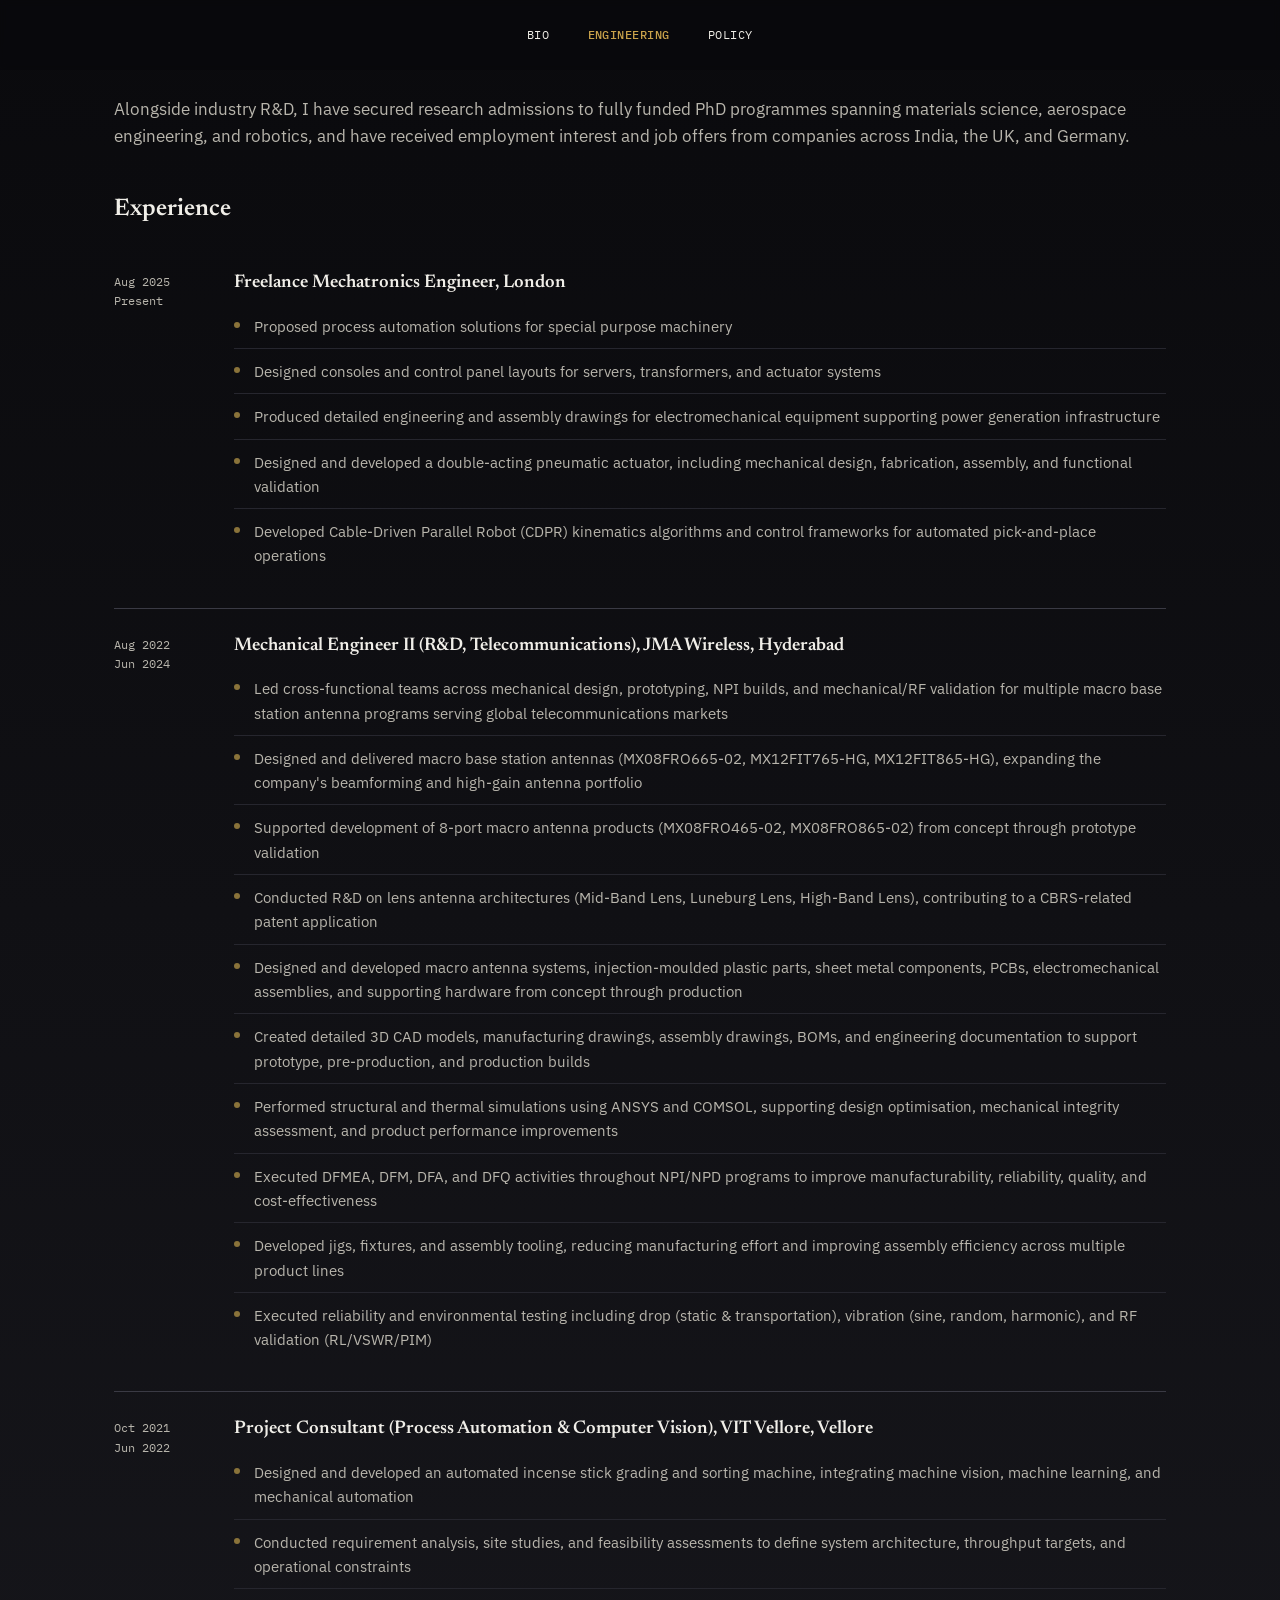
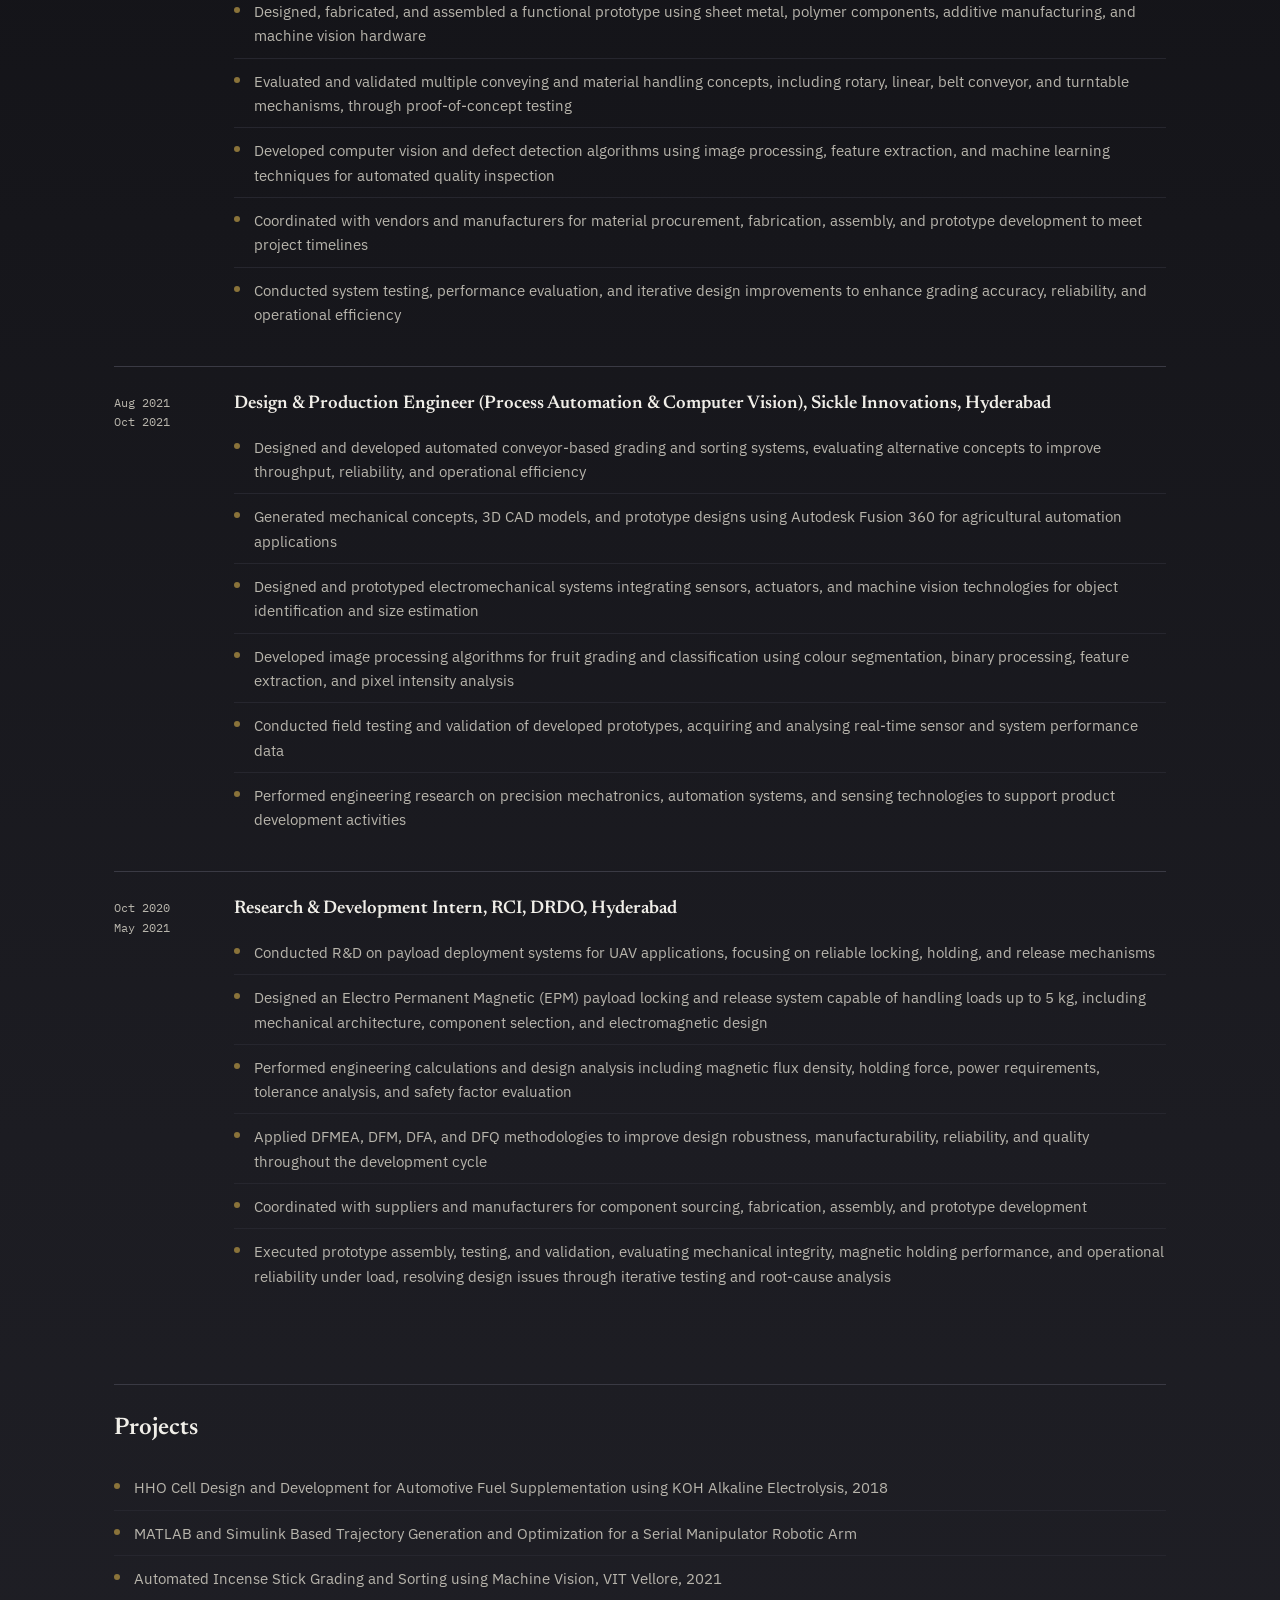
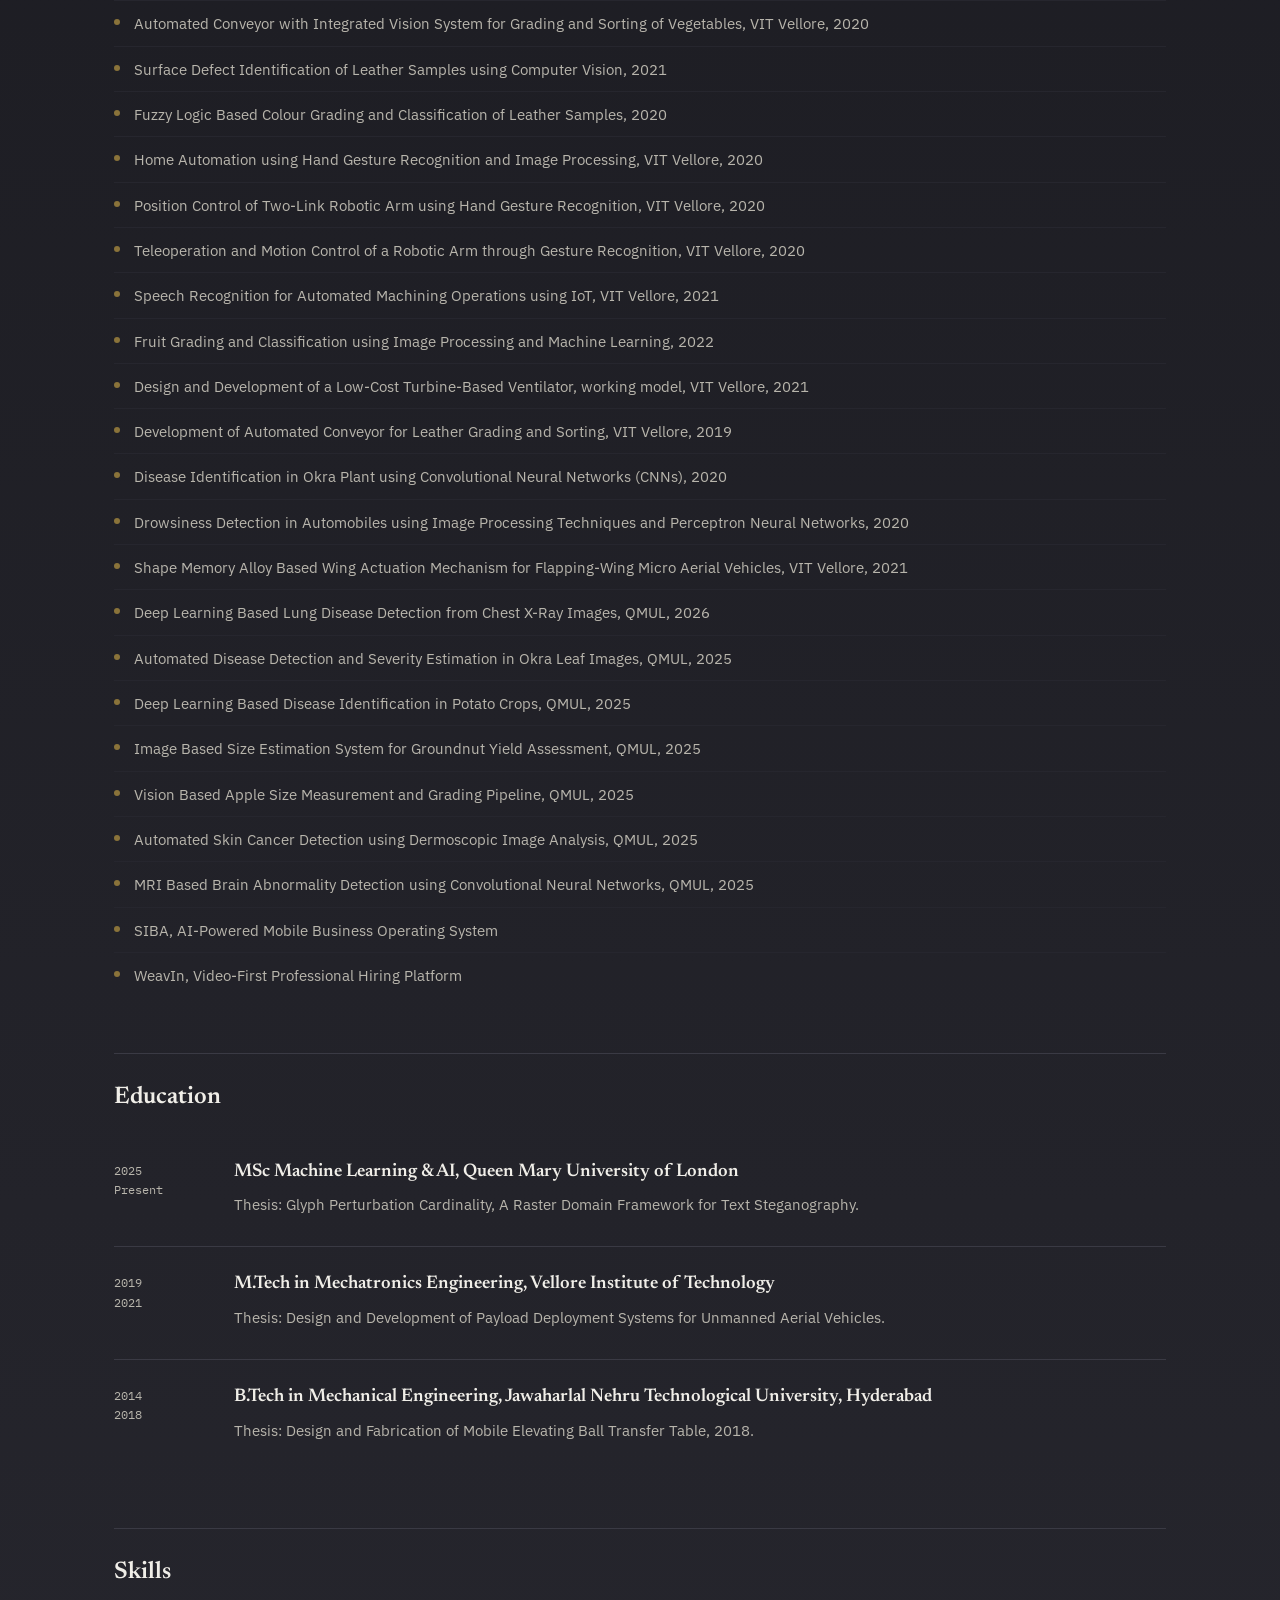
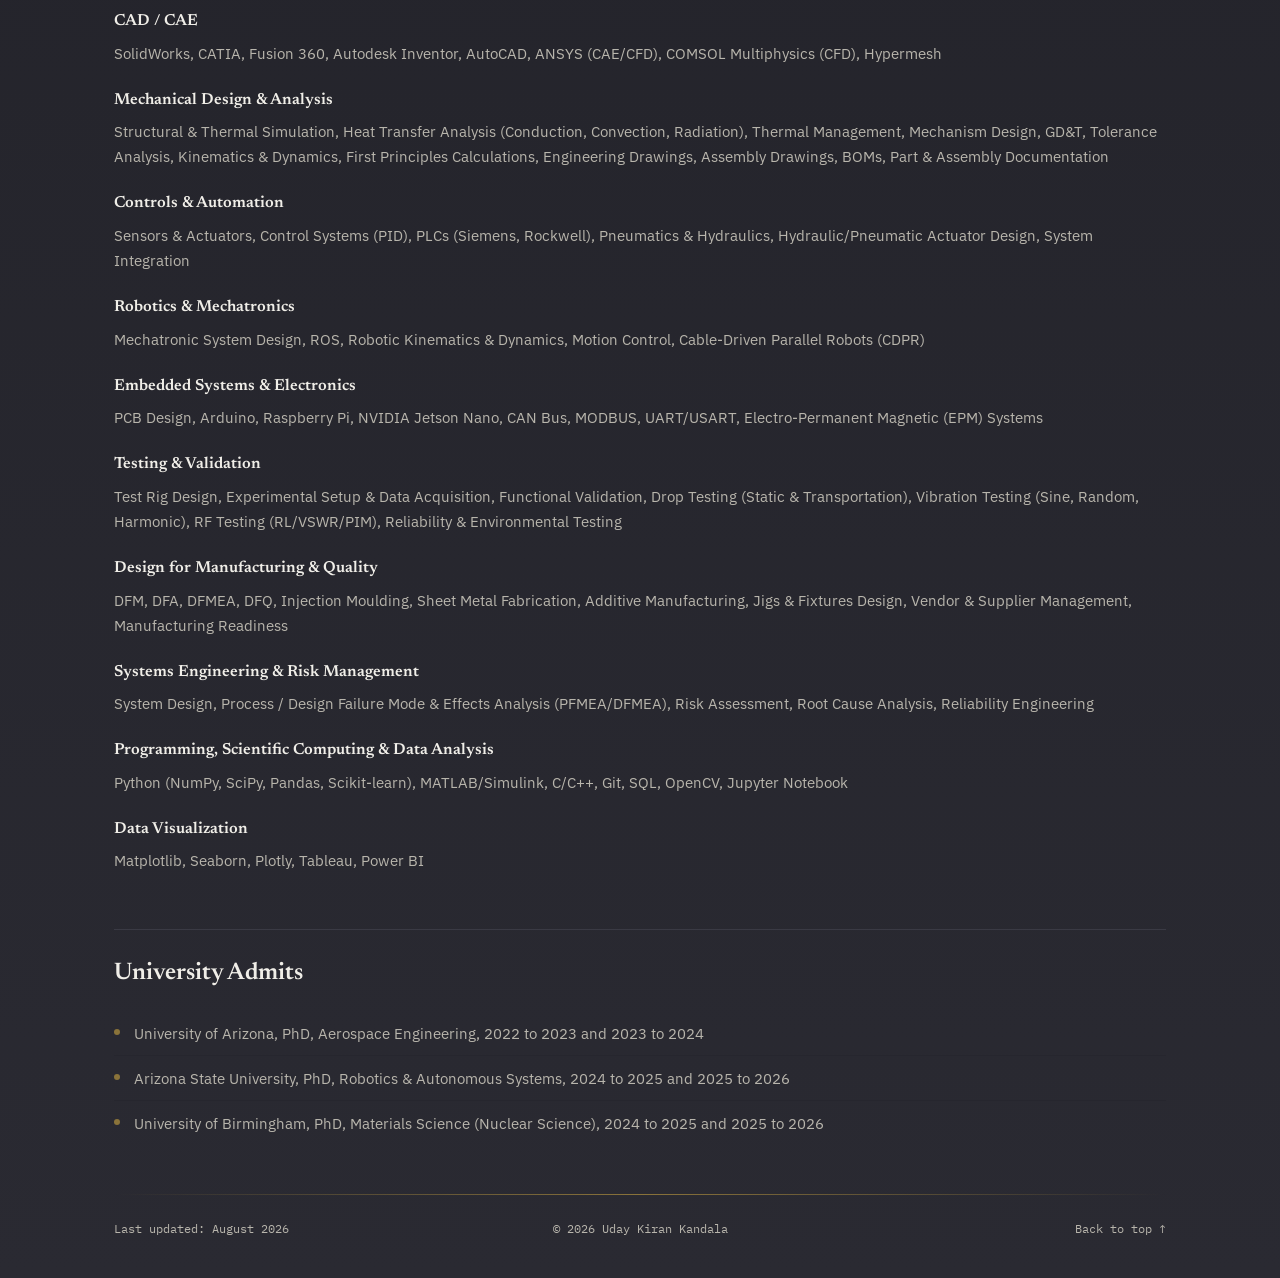
<file: engineering (1).html>
<!DOCTYPE html>
<html lang="en">
<head>
<meta charset="UTF-8">
<meta name="viewport" content="width=device-width, initial-scale=1.0">
<title>A V Uday Kiran Kandala | Engineering</title>
<link rel="stylesheet" href="style.css">
</head>
<body>

<canvas id="starCanvas" class="bg-stars-canvas"></canvas>

<header class="site-header">
  <nav class="tabs" aria-label="Site sections">
    <a href="index.html">Bio</a>
    <a href="engineering.html" class="active">Engineering</a>
    <a href="policy.html">Policy</a>
  </nav>
</header>

<main id="page-top">
  <p class="page-dek">
    Alongside industry R&amp;D, I have secured research admissions to fully funded PhD
    programmes spanning materials science, aerospace engineering, and robotics, and have
    received employment interest and job offers from companies across India, the UK, and
    Germany.
  </p>

  <section class="reveal">
    <h2 class="section-title">Experience</h2>

    <div class="entry">
      <div class="entry-date">Aug 2025<br>Present</div>
      <div>
        <h3>Freelance Mechatronics Engineer, London</h3>
        <ul class="line-list">
          <li>Proposed process automation solutions for special purpose machinery</li>
          <li>Designed consoles and control panel layouts for servers, transformers, and actuator systems</li>
          <li>Produced detailed engineering and assembly drawings for electromechanical equipment supporting power generation infrastructure</li>
          <li>Designed and developed a double-acting pneumatic actuator, including mechanical design, fabrication, assembly, and functional validation</li>
          <li>Developed Cable-Driven Parallel Robot (CDPR) kinematics algorithms and control frameworks for automated pick-and-place operations</li>
        </ul>
      </div>
    </div>

    <div class="entry">
      <div class="entry-date">Aug 2022<br>Jun 2024</div>
      <div>
        <h3>Mechanical Engineer II (R&amp;D, Telecommunications), JMA Wireless, Hyderabad</h3>
        <ul class="line-list">
          <li>Led cross-functional teams across mechanical design, prototyping, NPI builds, and mechanical/RF validation for multiple macro base station antenna programs serving global telecommunications markets</li>
          <li>Designed and delivered macro base station antennas (MX08FRO665-02, MX12FIT765-HG, MX12FIT865-HG), expanding the company's beamforming and high-gain antenna portfolio</li>
          <li>Supported development of 8-port macro antenna products (MX08FRO465-02, MX08FRO865-02) from concept through prototype validation</li>
          <li>Conducted R&amp;D on lens antenna architectures (Mid-Band Lens, Luneburg Lens, High-Band Lens), contributing to a CBRS-related patent application</li>
          <li>Designed and developed macro antenna systems, injection-moulded plastic parts, sheet metal components, PCBs, electromechanical assemblies, and supporting hardware from concept through production</li>
          <li>Created detailed 3D CAD models, manufacturing drawings, assembly drawings, BOMs, and engineering documentation to support prototype, pre-production, and production builds</li>
          <li>Performed structural and thermal simulations using ANSYS and COMSOL, supporting design optimisation, mechanical integrity assessment, and product performance improvements</li>
          <li>Executed DFMEA, DFM, DFA, and DFQ activities throughout NPI/NPD programs to improve manufacturability, reliability, quality, and cost-effectiveness</li>
          <li>Developed jigs, fixtures, and assembly tooling, reducing manufacturing effort and improving assembly efficiency across multiple product lines</li>
          <li>Executed reliability and environmental testing including drop (static &amp; transportation), vibration (sine, random, harmonic), and RF validation (RL/VSWR/PIM)</li>
        </ul>
      </div>
    </div>

    <div class="entry">
      <div class="entry-date">Oct 2021<br>Jun 2022</div>
      <div>
        <h3>Project Consultant (Process Automation &amp; Computer Vision), VIT Vellore, Vellore</h3>
        <ul class="line-list">
          <li>Designed and developed an automated incense stick grading and sorting machine, integrating machine vision, machine learning, and mechanical automation</li>
          <li>Conducted requirement analysis, site studies, and feasibility assessments to define system architecture, throughput targets, and operational constraints</li>
          <li>Designed, fabricated, and assembled a functional prototype using sheet metal, polymer components, additive manufacturing, and machine vision hardware</li>
          <li>Evaluated and validated multiple conveying and material handling concepts, including rotary, linear, belt conveyor, and turntable mechanisms, through proof-of-concept testing</li>
          <li>Developed computer vision and defect detection algorithms using image processing, feature extraction, and machine learning techniques for automated quality inspection</li>
          <li>Coordinated with vendors and manufacturers for material procurement, fabrication, assembly, and prototype development to meet project timelines</li>
          <li>Conducted system testing, performance evaluation, and iterative design improvements to enhance grading accuracy, reliability, and operational efficiency</li>
        </ul>
      </div>
    </div>

    <div class="entry">
      <div class="entry-date">Aug 2021<br>Oct 2021</div>
      <div>
        <h3>Design &amp; Production Engineer (Process Automation &amp; Computer Vision), Sickle Innovations, Hyderabad</h3>
        <ul class="line-list">
          <li>Designed and developed automated conveyor-based grading and sorting systems, evaluating alternative concepts to improve throughput, reliability, and operational efficiency</li>
          <li>Generated mechanical concepts, 3D CAD models, and prototype designs using Autodesk Fusion 360 for agricultural automation applications</li>
          <li>Designed and prototyped electromechanical systems integrating sensors, actuators, and machine vision technologies for object identification and size estimation</li>
          <li>Developed image processing algorithms for fruit grading and classification using colour segmentation, binary processing, feature extraction, and pixel intensity analysis</li>
          <li>Conducted field testing and validation of developed prototypes, acquiring and analysing real-time sensor and system performance data</li>
          <li>Performed engineering research on precision mechatronics, automation systems, and sensing technologies to support product development activities</li>
        </ul>
      </div>
    </div>

    <div class="entry">
      <div class="entry-date">Oct 2020<br>May 2021</div>
      <div>
        <h3>Research &amp; Development Intern, RCI, DRDO, Hyderabad</h3>
        <ul class="line-list">
          <li>Conducted R&amp;D on payload deployment systems for UAV applications, focusing on reliable locking, holding, and release mechanisms</li>
          <li>Designed an Electro Permanent Magnetic (EPM) payload locking and release system capable of handling loads up to 5 kg, including mechanical architecture, component selection, and electromagnetic design</li>
          <li>Performed engineering calculations and design analysis including magnetic flux density, holding force, power requirements, tolerance analysis, and safety factor evaluation</li>
          <li>Applied DFMEA, DFM, DFA, and DFQ methodologies to improve design robustness, manufacturability, reliability, and quality throughout the development cycle</li>
          <li>Coordinated with suppliers and manufacturers for component sourcing, fabrication, assembly, and prototype development</li>
          <li>Executed prototype assembly, testing, and validation, evaluating mechanical integrity, magnetic holding performance, and operational reliability under load, resolving design issues through iterative testing and root-cause analysis</li>
        </ul>
      </div>
    </div>
  </section>

  <section class="reveal">
    <h2 class="section-title">Projects</h2>
    <ul class="line-list">
      <li>HHO Cell Design and Development for Automotive Fuel Supplementation using KOH Alkaline Electrolysis, 2018</li>
      <li>MATLAB and Simulink Based Trajectory Generation and Optimization for a Serial Manipulator Robotic Arm</li>
      <li>Automated Incense Stick Grading and Sorting using Machine Vision, VIT Vellore, 2021</li>
      <li>Automated Conveyor with Integrated Vision System for Grading and Sorting of Vegetables, VIT Vellore, 2020</li>
      <li>Surface Defect Identification of Leather Samples using Computer Vision, 2021</li>
      <li>Fuzzy Logic Based Colour Grading and Classification of Leather Samples, 2020</li>
      <li>Home Automation using Hand Gesture Recognition and Image Processing, VIT Vellore, 2020</li>
      <li>Position Control of Two-Link Robotic Arm using Hand Gesture Recognition, VIT Vellore, 2020</li>
      <li>Teleoperation and Motion Control of a Robotic Arm through Gesture Recognition, VIT Vellore, 2020</li>
      <li>Speech Recognition for Automated Machining Operations using IoT, VIT Vellore, 2021</li>
      <li>Fruit Grading and Classification using Image Processing and Machine Learning, 2022</li>
      <li>Design and Development of a Low-Cost Turbine-Based Ventilator, working model, VIT Vellore, 2021</li>
      <li>Development of Automated Conveyor for Leather Grading and Sorting, VIT Vellore, 2019</li>
      <li>Disease Identification in Okra Plant using Convolutional Neural Networks (CNNs), 2020</li>
      <li>Drowsiness Detection in Automobiles using Image Processing Techniques and Perceptron Neural Networks, 2020</li>
      <li>Shape Memory Alloy Based Wing Actuation Mechanism for Flapping-Wing Micro Aerial Vehicles, VIT Vellore, 2021</li>
      <li>Deep Learning Based Lung Disease Detection from Chest X-Ray Images, QMUL, 2026</li>
      <li>Automated Disease Detection and Severity Estimation in Okra Leaf Images, QMUL, 2025</li>
      <li>Deep Learning Based Disease Identification in Potato Crops, QMUL, 2025</li>
      <li>Image Based Size Estimation System for Groundnut Yield Assessment, QMUL, 2025</li>
      <li>Vision Based Apple Size Measurement and Grading Pipeline, QMUL, 2025</li>
      <li>Automated Skin Cancer Detection using Dermoscopic Image Analysis, QMUL, 2025</li>
      <li>MRI Based Brain Abnormality Detection using Convolutional Neural Networks, QMUL, 2025</li>
      <li>SIBA, AI-Powered Mobile Business Operating System</li>
      <li>WeavIn, Video-First Professional Hiring Platform</li>
    </ul>
  </section>

  <section class="reveal">
    <h2 class="section-title">Education</h2>
    <div class="entry">
      <div class="entry-date">2025<br>Present</div>
      <div>
        <h3>MSc Machine Learning &amp; AI, Queen Mary University of London</h3>
        <p>Thesis: Glyph Perturbation Cardinality, A Raster Domain Framework for Text Steganography.</p>
      </div>
    </div>
    <div class="entry">
      <div class="entry-date">2019<br>2021</div>
      <div>
        <h3>M.Tech in Mechatronics Engineering, Vellore Institute of Technology</h3>
        <p>Thesis: Design and Development of Payload Deployment Systems for Unmanned Aerial Vehicles.</p>
      </div>
    </div>
    <div class="entry">
      <div class="entry-date">2014<br>2018</div>
      <div>
        <h3>B.Tech in Mechanical Engineering, Jawaharlal Nehru Technological University, Hyderabad</h3>
        <p>Thesis: Design and Fabrication of Mobile Elevating Ball Transfer Table, 2018.</p>
      </div>
    </div>
  </section>

  <section class="reveal">
    <h2 class="section-title">Skills</h2>

    <h3 class="skill-cat">CAD / CAE</h3>
    <p class="skill-list">SolidWorks, CATIA, Fusion 360, Autodesk Inventor, AutoCAD, ANSYS (CAE/CFD), COMSOL Multiphysics (CFD), Hypermesh</p>

    <h3 class="skill-cat">Mechanical Design &amp; Analysis</h3>
    <p class="skill-list">Structural &amp; Thermal Simulation, Heat Transfer Analysis (Conduction, Convection, Radiation), Thermal Management, Mechanism Design, GD&amp;T, Tolerance Analysis, Kinematics &amp; Dynamics, First Principles Calculations, Engineering Drawings, Assembly Drawings, BOMs, Part &amp; Assembly Documentation</p>

    <h3 class="skill-cat">Controls &amp; Automation</h3>
    <p class="skill-list">Sensors &amp; Actuators, Control Systems (PID), PLCs (Siemens, Rockwell), Pneumatics &amp; Hydraulics, Hydraulic/Pneumatic Actuator Design, System Integration</p>

    <h3 class="skill-cat">Robotics &amp; Mechatronics</h3>
    <p class="skill-list">Mechatronic System Design, ROS, Robotic Kinematics &amp; Dynamics, Motion Control, Cable-Driven Parallel Robots (CDPR)</p>

    <h3 class="skill-cat">Embedded Systems &amp; Electronics</h3>
    <p class="skill-list">PCB Design, Arduino, Raspberry Pi, NVIDIA Jetson Nano, CAN Bus, MODBUS, UART/USART, Electro-Permanent Magnetic (EPM) Systems</p>

    <h3 class="skill-cat">Testing &amp; Validation</h3>
    <p class="skill-list">Test Rig Design, Experimental Setup &amp; Data Acquisition, Functional Validation, Drop Testing (Static &amp; Transportation), Vibration Testing (Sine, Random, Harmonic), RF Testing (RL/VSWR/PIM), Reliability &amp; Environmental Testing</p>

    <h3 class="skill-cat">Design for Manufacturing &amp; Quality</h3>
    <p class="skill-list">DFM, DFA, DFMEA, DFQ, Injection Moulding, Sheet Metal Fabrication, Additive Manufacturing, Jigs &amp; Fixtures Design, Vendor &amp; Supplier Management, Manufacturing Readiness</p>

    <h3 class="skill-cat">Systems Engineering &amp; Risk Management</h3>
    <p class="skill-list">System Design, Process / Design Failure Mode &amp; Effects Analysis (PFMEA/DFMEA), Risk Assessment, Root Cause Analysis, Reliability Engineering</p>

    <h3 class="skill-cat">Programming, Scientific Computing &amp; Data Analysis</h3>
    <p class="skill-list">Python (NumPy, SciPy, Pandas, Scikit-learn), MATLAB/Simulink, C/C++, Git, SQL, OpenCV, Jupyter Notebook</p>

    <h3 class="skill-cat">Data Visualization</h3>
    <p class="skill-list">Matplotlib, Seaborn, Plotly, Tableau, Power BI</p>
  </section>

  <section class="reveal">
    <h2 class="section-title">University Admits</h2>
    <ul class="line-list">
      <li>University of Arizona, PhD, Aerospace Engineering, 2022 to 2023 and 2023 to 2024</li>
      <li>Arizona State University, PhD, Robotics &amp; Autonomous Systems, 2024 to 2025 and 2025 to 2026</li>
      <li>University of Birmingham, PhD, Materials Science (Nuclear Science), 2024 to 2025 and 2025 to 2026</li>
    </ul>
  </section>
</main>

<footer class="site-footer">
  <div class="footer-line"></div>
  <div class="footer-row">
    <span class="footer-updated">Last updated: August 2026</span>
    <span class="footer-copyright">&copy; 2026 Uday Kiran Kandala</span>
    <a href="#page-top" class="footer-top-link">Back to top &uarr;</a>
  </div>
</footer>

<script>
  const canvas = document.getElementById('starCanvas');
  const ctx = canvas.getContext('2d');
  const prefersReducedMotion = window.matchMedia('(prefers-reduced-motion: reduce)').matches;

  let w, h;
  const CELL = 22;
  const GAP = 3;
  let cols, rows;

  function resize() {
    w = canvas.width = window.innerWidth;
    h = canvas.height = window.innerHeight;
    cols = Math.ceil(w / CELL);
    rows = Math.ceil(h / CELL);
  }
  resize();
  window.addEventListener('resize', resize);

  let mouseX = -9999, mouseY = -9999;
  let hoveredIdx = -1;
  let overCanvas = false;

  document.addEventListener('mousemove', (e) => {
    mouseX = e.clientX;
    mouseY = e.clientY;
    overCanvas = true;
    const col = Math.floor(mouseX / CELL);
    const row = Math.floor(mouseY / CELL);
    if (col >= 0 && col < cols && row >= 0 && row < rows) {
      hoveredIdx = row * cols + col;
    } else {
      hoveredIdx = -1;
    }
  }, { passive: true });

  document.addEventListener('mouseleave', () => {
    overCanvas = false;
    hoveredIdx = -1;
  });

  const active = new Map();
  const EASE_IN = 0.28;
  const EASE_OUT = 0.14;

  function animate() {
    ctx.clearRect(0, 0, w, h);

    if (hoveredIdx !== -1 && overCanvas && !active.has(hoveredIdx)) {
      active.set(hoveredIdx, 0);
    }

    for (const [idx, val] of active) {
      const isTarget = idx === hoveredIdx && overCanvas;
      const target = isTarget ? 1 : 0;
      const ease = isTarget ? EASE_IN : EASE_OUT;
      let a = val + (target - val) * ease;

      if (!isTarget && a < 0.01) {
        active.delete(idx);
        continue;
      }
      active.set(idx, a);

      const row = Math.floor(idx / cols);
      const col = idx % cols;
      const baseSize = CELL - GAP;
      const cx = col * CELL + baseSize / 2;
      const cy = row * CELL + baseSize / 2;

      const glowR = baseSize * 2.2 * a;
      if (glowR > 1) {
        const bgGlow = ctx.createRadialGradient(cx, cy, 0, cx, cy, glowR);
        bgGlow.addColorStop(0, `rgba(232, 205, 138, ${0.35 * a})`);
        bgGlow.addColorStop(1, 'rgba(232, 205, 138, 0)');
        ctx.fillStyle = bgGlow;
        ctx.beginPath();
        ctx.arc(cx, cy, glowR, 0, Math.PI * 2);
        ctx.fill();
      }

      const size = baseSize * (1 + a * 0.9);
      const px = cx - size / 2;
      const py = cy - size / 2;

      const grad = ctx.createLinearGradient(px, py, px + size, py + size);
      grad.addColorStop(0, `rgba(255, 255, 255, ${a})`);
      grad.addColorStop(0.5, `rgba(232, 205, 138, ${a})`);
      grad.addColorStop(1, `rgba(150, 118, 58, ${a * 0.85})`);

      ctx.shadowColor = `rgba(232, 205, 138, ${a * 0.85})`;
      ctx.shadowBlur = 18 * a;
      ctx.fillStyle = grad;
      ctx.fillRect(px, py, size, size);
      ctx.shadowBlur = 0;
    }

    if (!prefersReducedMotion) requestAnimationFrame(animate);
  }

  if (prefersReducedMotion) {
    ctx.clearRect(0, 0, w, h);
  } else {
    animate();
  }
</script>

<script>
  const siteHeader = document.querySelector('.site-header');
  function updateHeaderState() {
    if (window.scrollY > 40) {
      siteHeader.classList.add('is-scrolled');
    } else {
      siteHeader.classList.remove('is-scrolled');
    }
  }
  window.addEventListener('scroll', updateHeaderState, { passive: true });
  updateHeaderState();
</script>

<script>
  const revealEls = document.querySelectorAll('.reveal');
  if ('IntersectionObserver' in window && revealEls.length) {
    const io = new IntersectionObserver((entries) => {
      entries.forEach((entry) => {
        if (entry.isIntersecting) {
          entry.target.classList.add('is-visible');
          io.unobserve(entry.target);
        }
      });
    }, { threshold: 0.12, rootMargin: '0px 0px -40px 0px' });
    revealEls.forEach((el) => io.observe(el));
  } else {
    revealEls.forEach((el) => el.classList.add('is-visible'));
  }
</script>

</body>
</html>
</file>
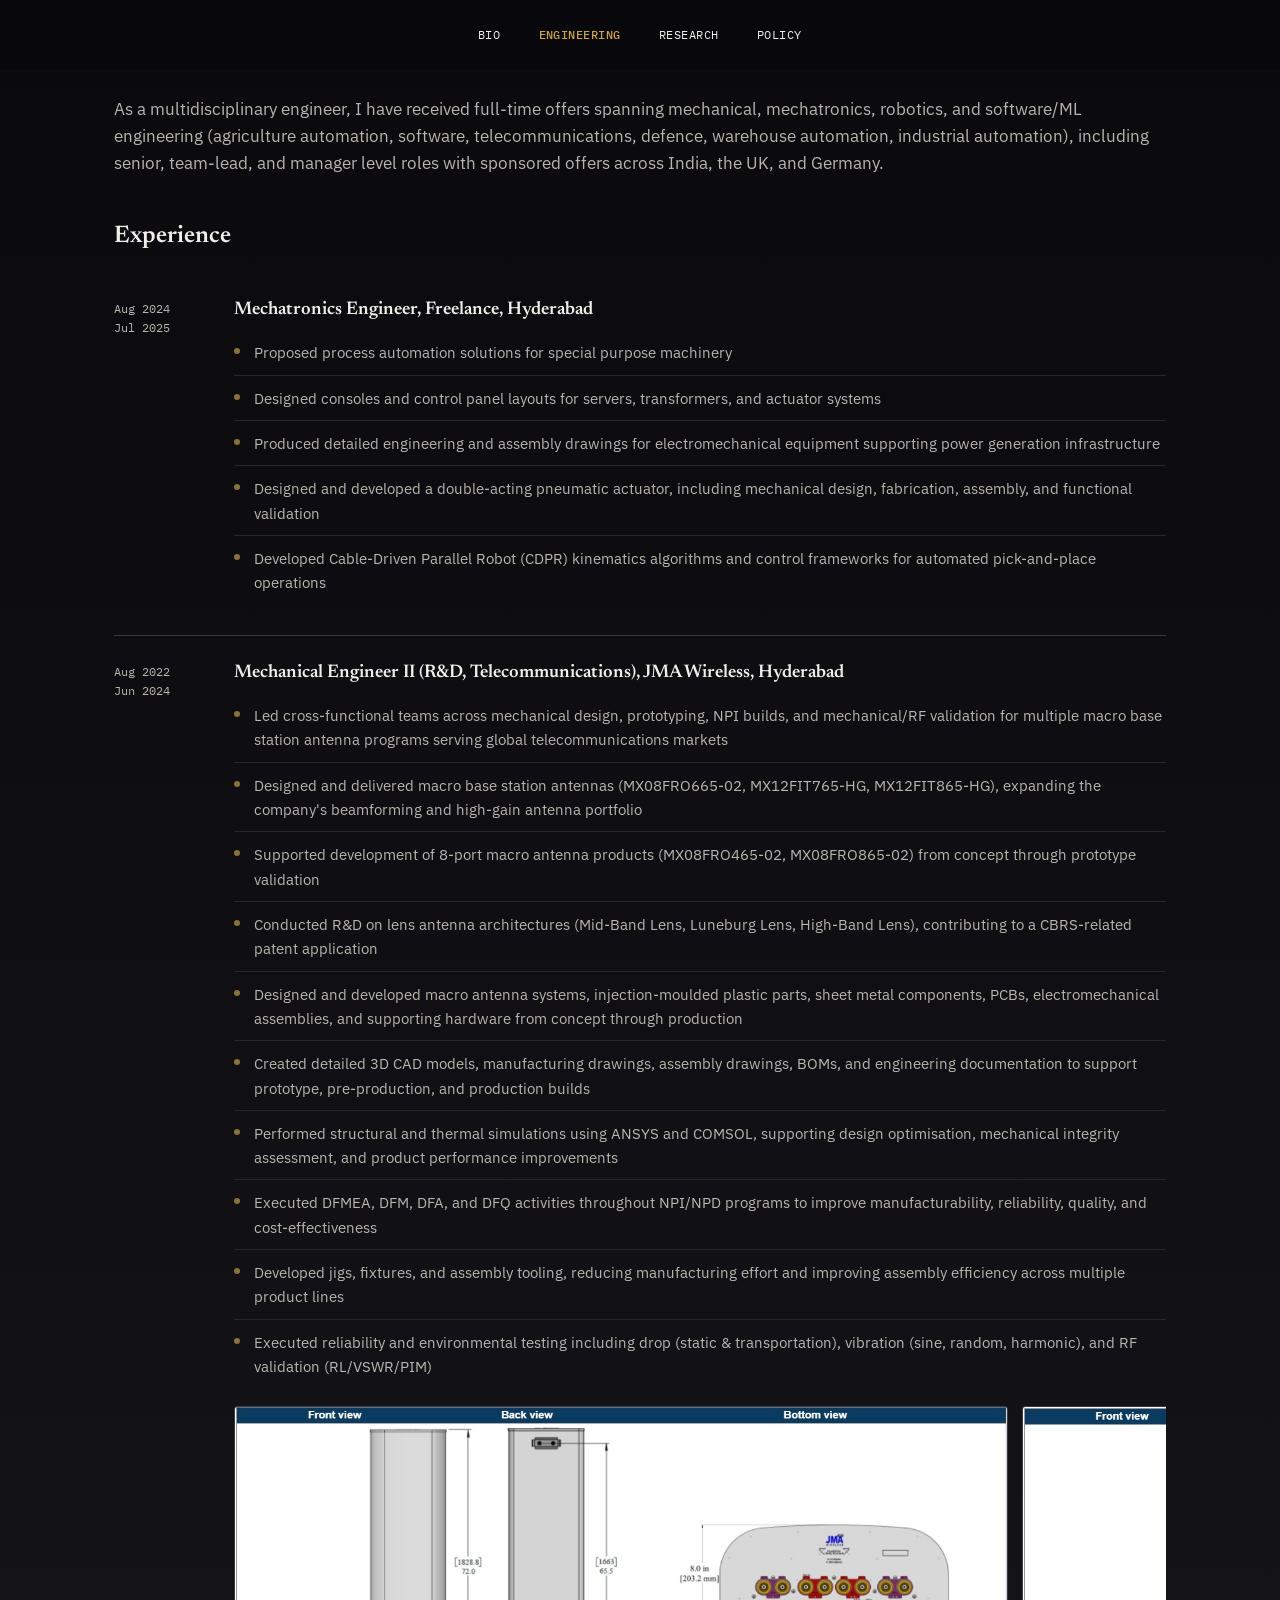
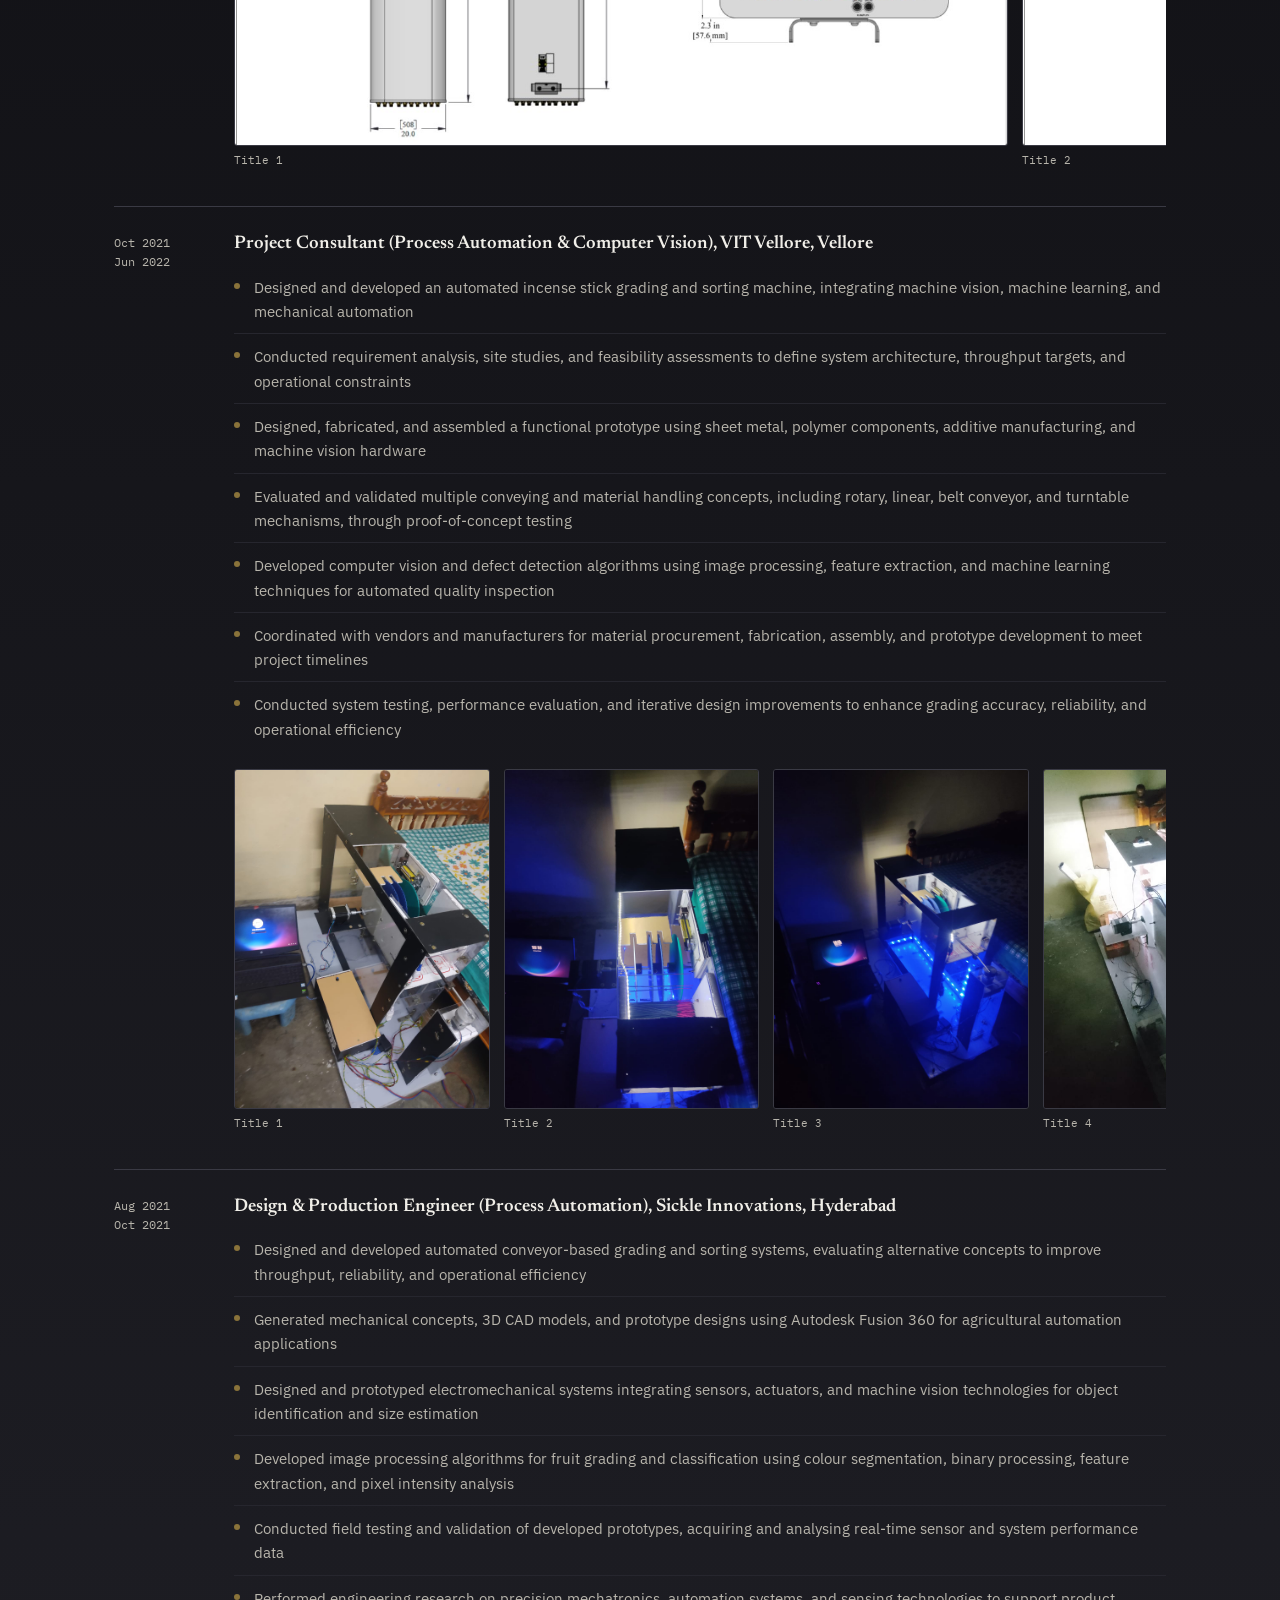
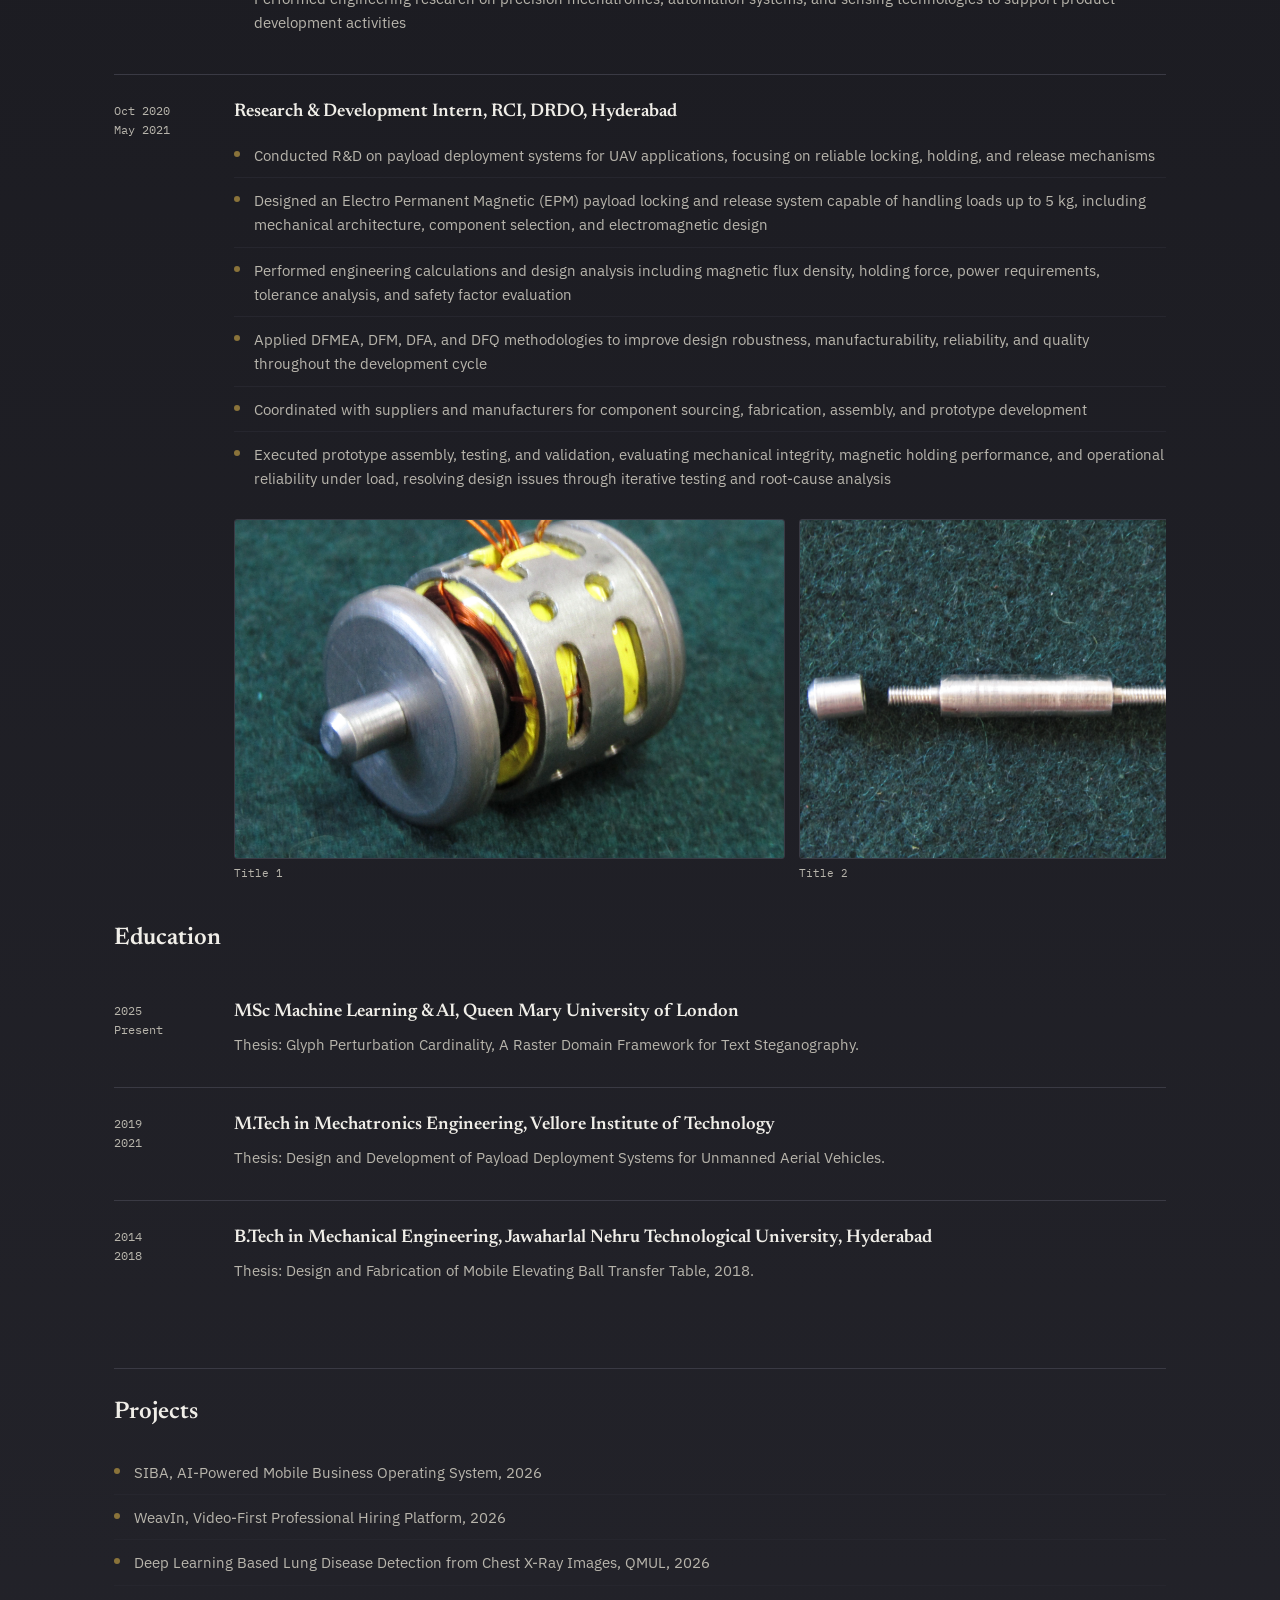
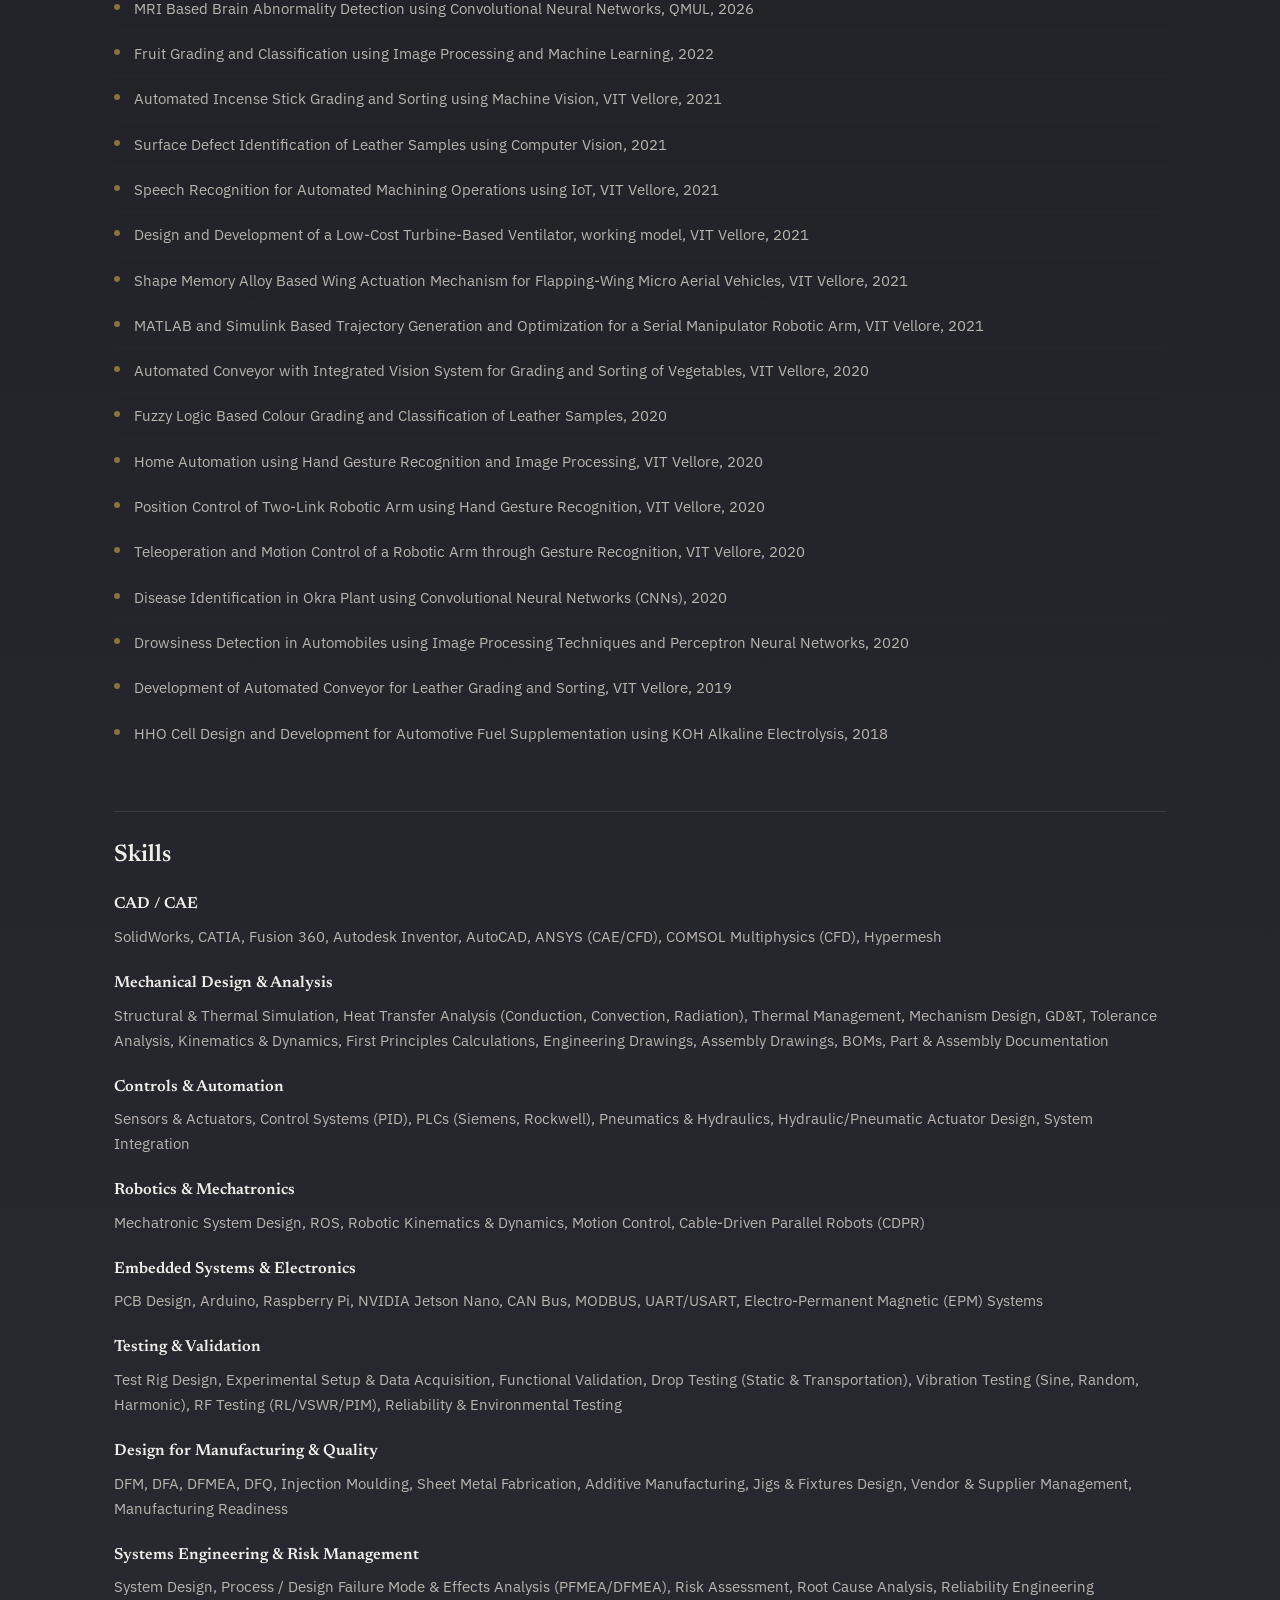
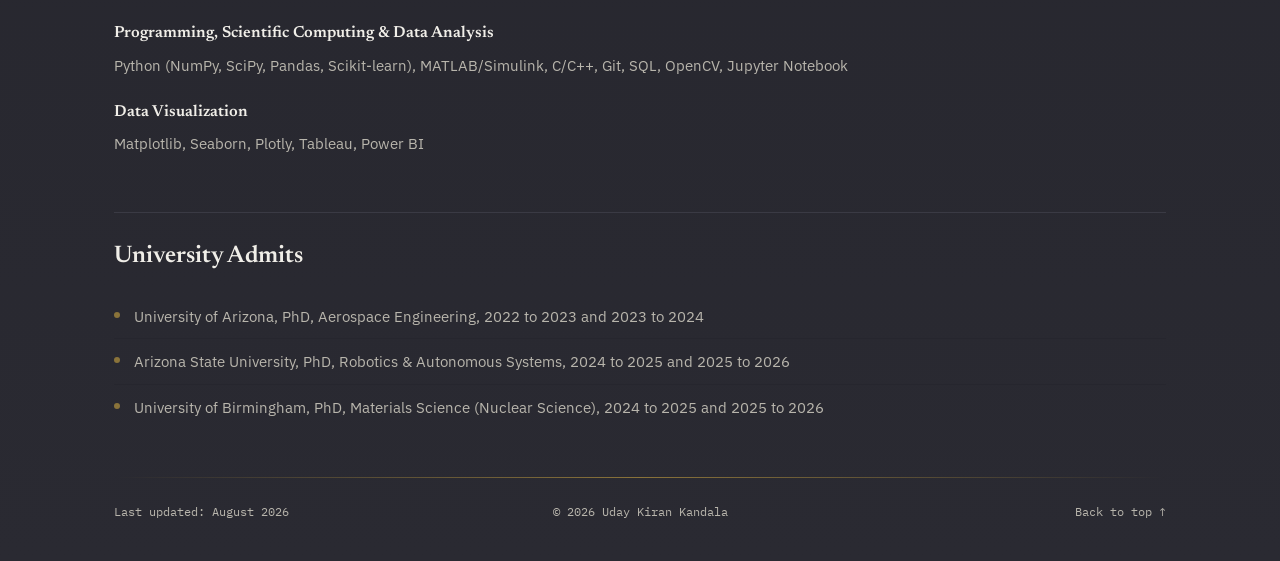
<file: engineering (2).html>
<!DOCTYPE html>
<html lang="en">
<head>
<meta charset="UTF-8">
<meta name="viewport" content="width=device-width, initial-scale=1.0">
<title>A V Uday Kiran Kandala | Engineering</title>
<link rel="stylesheet" href="style.css">
</head>
<body>

<canvas id="starCanvas" class="bg-stars-canvas"></canvas>

<header class="site-header">
  <nav class="tabs" aria-label="Site sections">
    <a href="index.html">Bio</a>
    <a href="engineering.html" class="active">Engineering</a>
    <a href="research.html">Research</a>
    <a href="policy.html">Policy</a>
  </nav>
</header>

<main id="page-top">
  <p class="page-dek">
    As a multidisciplinary engineer, I have received full-time offers spanning
    mechanical, mechatronics, robotics, and software/ML engineering (agriculture
    automation, software, telecommunications, defence, warehouse automation, industrial
    automation), including senior, team-lead, and manager level roles with sponsored
    offers across India, the UK, and Germany.
  </p>

  <section class="reveal">
    <h2 class="section-title">Experience</h2>

    <div class="entry">
      <div class="entry-date">Aug 2024<br>Jul 2025</div>
      <div>
        <h3>Mechatronics Engineer, Freelance, Hyderabad</h3>
        <ul class="line-list">
          <li>Proposed process automation solutions for special purpose machinery</li>
          <li>Designed consoles and control panel layouts for servers, transformers, and actuator systems</li>
          <li>Produced detailed engineering and assembly drawings for electromechanical equipment supporting power generation infrastructure</li>
          <li>Designed and developed a double-acting pneumatic actuator, including mechanical design, fabrication, assembly, and functional validation</li>
          <li>Developed Cable-Driven Parallel Robot (CDPR) kinematics algorithms and control frameworks for automated pick-and-place operations</li>
        </ul>
      </div>
    </div>

    <div class="entry">
      <div class="entry-date">Aug 2022<br>Jun 2024</div>
      <div>
        <h3>Mechanical Engineer II (R&amp;D, Telecommunications), JMA Wireless, Hyderabad</h3>
        <ul class="line-list">
          <li>Led cross-functional teams across mechanical design, prototyping, NPI builds, and mechanical/RF validation for multiple macro base station antenna programs serving global telecommunications markets</li>
          <li>Designed and delivered macro base station antennas (MX08FRO665-02, MX12FIT765-HG, MX12FIT865-HG), expanding the company's beamforming and high-gain antenna portfolio</li>
          <li>Supported development of 8-port macro antenna products (MX08FRO465-02, MX08FRO865-02) from concept through prototype validation</li>
          <li>Conducted R&amp;D on lens antenna architectures (Mid-Band Lens, Luneburg Lens, High-Band Lens), contributing to a CBRS-related patent application</li>
          <li>Designed and developed macro antenna systems, injection-moulded plastic parts, sheet metal components, PCBs, electromechanical assemblies, and supporting hardware from concept through production</li>
          <li>Created detailed 3D CAD models, manufacturing drawings, assembly drawings, BOMs, and engineering documentation to support prototype, pre-production, and production builds</li>
          <li>Performed structural and thermal simulations using ANSYS and COMSOL, supporting design optimisation, mechanical integrity assessment, and product performance improvements</li>
          <li>Executed DFMEA, DFM, DFA, and DFQ activities throughout NPI/NPD programs to improve manufacturability, reliability, quality, and cost-effectiveness</li>
          <li>Developed jigs, fixtures, and assembly tooling, reducing manufacturing effort and improving assembly efficiency across multiple product lines</li>
          <li>Executed reliability and environmental testing including drop (static &amp; transportation), vibration (sine, random, harmonic), and RF validation (RL/VSWR/PIM)</li>
        </ul>
        <div class="entry-gallery">
          <figure>
            <img src="jma-1.jpg" alt="JMA Wireless image 1">
            <figcaption>Title 1</figcaption>
          </figure>
          <figure>
            <img src="jma-2.jpg" alt="JMA Wireless image 2">
            <figcaption>Title 2</figcaption>
          </figure>
          <figure>
            <img src="jma-3.jpg" alt="JMA Wireless image 3">
            <figcaption>Title 3</figcaption>
          </figure>
          <figure>
            <img src="jma-4.jpg" alt="JMA Wireless image 4">
            <figcaption>Title 4</figcaption>
          </figure>
          <figure>
            <img src="jma-5.jpg" alt="JMA Wireless image 5">
            <figcaption>Title 5</figcaption>
          </figure>
          <figure>
            <img src="jma-6.jpg" alt="JMA Wireless image 6">
            <figcaption>Title 6</figcaption>
          </figure>
        </div>
      </div>
    </div>

    <div class="entry">
      <div class="entry-date">Oct 2021<br>Jun 2022</div>
      <div>
        <h3>Project Consultant (Process Automation &amp; Computer Vision), VIT Vellore, Vellore</h3>
        <ul class="line-list">
          <li>Designed and developed an automated incense stick grading and sorting machine, integrating machine vision, machine learning, and mechanical automation</li>
          <li>Conducted requirement analysis, site studies, and feasibility assessments to define system architecture, throughput targets, and operational constraints</li>
          <li>Designed, fabricated, and assembled a functional prototype using sheet metal, polymer components, additive manufacturing, and machine vision hardware</li>
          <li>Evaluated and validated multiple conveying and material handling concepts, including rotary, linear, belt conveyor, and turntable mechanisms, through proof-of-concept testing</li>
          <li>Developed computer vision and defect detection algorithms using image processing, feature extraction, and machine learning techniques for automated quality inspection</li>
          <li>Coordinated with vendors and manufacturers for material procurement, fabrication, assembly, and prototype development to meet project timelines</li>
          <li>Conducted system testing, performance evaluation, and iterative design improvements to enhance grading accuracy, reliability, and operational efficiency</li>
        </ul>
        <div class="entry-gallery">
          <figure>
            <img src="vit-1.jpg" alt="VIT Vellore project image 1">
            <figcaption>Title 1</figcaption>
          </figure>
          <figure>
            <img src="vit-2.jpg" alt="VIT Vellore project image 2">
            <figcaption>Title 2</figcaption>
          </figure>
          <figure>
            <img src="vit-3.jpg" alt="VIT Vellore project image 3">
            <figcaption>Title 3</figcaption>
          </figure>
          <figure>
            <img src="vit-4.jpg" alt="VIT Vellore project image 4">
            <figcaption>Title 4</figcaption>
          </figure>
          <figure>
            <img src="vit-5.jpg" alt="VIT Vellore project image 5">
            <figcaption>Title 5</figcaption>
          </figure>
        </div>
      </div>
    </div>

    <div class="entry">
      <div class="entry-date">Aug 2021<br>Oct 2021</div>
      <div>
        <h3>Design &amp; Production Engineer (Process Automation), Sickle Innovations, Hyderabad</h3>
        <ul class="line-list">
          <li>Designed and developed automated conveyor-based grading and sorting systems, evaluating alternative concepts to improve throughput, reliability, and operational efficiency</li>
          <li>Generated mechanical concepts, 3D CAD models, and prototype designs using Autodesk Fusion 360 for agricultural automation applications</li>
          <li>Designed and prototyped electromechanical systems integrating sensors, actuators, and machine vision technologies for object identification and size estimation</li>
          <li>Developed image processing algorithms for fruit grading and classification using colour segmentation, binary processing, feature extraction, and pixel intensity analysis</li>
          <li>Conducted field testing and validation of developed prototypes, acquiring and analysing real-time sensor and system performance data</li>
          <li>Performed engineering research on precision mechatronics, automation systems, and sensing technologies to support product development activities</li>
        </ul>
      </div>
    </div>

    <div class="entry">
      <div class="entry-date">Oct 2020<br>May 2021</div>
      <div>
        <h3>Research &amp; Development Intern, RCI, DRDO, Hyderabad</h3>
        <ul class="line-list">
          <li>Conducted R&amp;D on payload deployment systems for UAV applications, focusing on reliable locking, holding, and release mechanisms</li>
          <li>Designed an Electro Permanent Magnetic (EPM) payload locking and release system capable of handling loads up to 5 kg, including mechanical architecture, component selection, and electromagnetic design</li>
          <li>Performed engineering calculations and design analysis including magnetic flux density, holding force, power requirements, tolerance analysis, and safety factor evaluation</li>
          <li>Applied DFMEA, DFM, DFA, and DFQ methodologies to improve design robustness, manufacturability, reliability, and quality throughout the development cycle</li>
          <li>Coordinated with suppliers and manufacturers for component sourcing, fabrication, assembly, and prototype development</li>
          <li>Executed prototype assembly, testing, and validation, evaluating mechanical integrity, magnetic holding performance, and operational reliability under load, resolving design issues through iterative testing and root-cause analysis</li>
        </ul>
        <div class="entry-gallery">
          <figure>
            <img src="drdo-1.jpg" alt="RCI DRDO project image 1">
            <figcaption>Title 1</figcaption>
          </figure>
          <figure>
            <img src="drdo-2.jpg" alt="RCI DRDO project image 2">
            <figcaption>Title 2</figcaption>
          </figure>
          <figure>
            <img src="drdo-3.jpg" alt="RCI DRDO project image 3">
            <figcaption>Title 3</figcaption>
          </figure>
          <figure>
            <img src="drdo-4.jpg" alt="RCI DRDO project image 4">
            <figcaption>Title 4</figcaption>
          </figure>
        </div>
      </div>
    </div>
  </section>

  <section class="reveal">
  <section class="reveal">
    <h2 class="section-title">Education</h2>
    <div class="entry">
      <div class="entry-date">2025<br>Present</div>
      <div>
        <h3>MSc Machine Learning &amp; AI, Queen Mary University of London</h3>
        <p>Thesis: Glyph Perturbation Cardinality, A Raster Domain Framework for Text Steganography.</p>
      </div>
    </div>
    <div class="entry">
      <div class="entry-date">2019<br>2021</div>
      <div>
        <h3>M.Tech in Mechatronics Engineering, Vellore Institute of Technology</h3>
        <p>Thesis: Design and Development of Payload Deployment Systems for Unmanned Aerial Vehicles.</p>
      </div>
    </div>
    <div class="entry">
      <div class="entry-date">2014<br>2018</div>
      <div>
        <h3>B.Tech in Mechanical Engineering, Jawaharlal Nehru Technological University, Hyderabad</h3>
        <p>Thesis: Design and Fabrication of Mobile Elevating Ball Transfer Table, 2018.</p>
      </div>
    </div>
  </section>

  <section class="reveal">
    <h2 class="section-title">Projects</h2>
    <ul class="line-list">
      <li>SIBA, AI-Powered Mobile Business Operating System, 2026</li>
      <li>WeavIn, Video-First Professional Hiring Platform, 2026</li>
      <li>Deep Learning Based Lung Disease Detection from Chest X-Ray Images, QMUL, 2026</li>
      <li>MRI Based Brain Abnormality Detection using Convolutional Neural Networks, QMUL, 2026</li>
      <li>Fruit Grading and Classification using Image Processing and Machine Learning, 2022</li>
      <li>Automated Incense Stick Grading and Sorting using Machine Vision, VIT Vellore, 2021</li>
      <li>Surface Defect Identification of Leather Samples using Computer Vision, 2021</li>
      <li>Speech Recognition for Automated Machining Operations using IoT, VIT Vellore, 2021</li>
      <li>Design and Development of a Low-Cost Turbine-Based Ventilator, working model, VIT Vellore, 2021</li>
      <li>Shape Memory Alloy Based Wing Actuation Mechanism for Flapping-Wing Micro Aerial Vehicles, VIT Vellore, 2021</li>
      <li>MATLAB and Simulink Based Trajectory Generation and Optimization for a Serial Manipulator Robotic Arm, VIT Vellore, 2021</li>
      <li>Automated Conveyor with Integrated Vision System for Grading and Sorting of Vegetables, VIT Vellore, 2020</li>
      <li>Fuzzy Logic Based Colour Grading and Classification of Leather Samples, 2020</li>
      <li>Home Automation using Hand Gesture Recognition and Image Processing, VIT Vellore, 2020</li>
      <li>Position Control of Two-Link Robotic Arm using Hand Gesture Recognition, VIT Vellore, 2020</li>
      <li>Teleoperation and Motion Control of a Robotic Arm through Gesture Recognition, VIT Vellore, 2020</li>
      <li>Disease Identification in Okra Plant using Convolutional Neural Networks (CNNs), 2020</li>
      <li>Drowsiness Detection in Automobiles using Image Processing Techniques and Perceptron Neural Networks, 2020</li>
      <li>Development of Automated Conveyor for Leather Grading and Sorting, VIT Vellore, 2019</li>
      <li>HHO Cell Design and Development for Automotive Fuel Supplementation using KOH Alkaline Electrolysis, 2018</li>
    </ul>
  </section>

  <section class="reveal">
    <h2 class="section-title">Skills</h2>

    <h3 class="skill-cat">CAD / CAE</h3>
    <p class="skill-list">SolidWorks, CATIA, Fusion 360, Autodesk Inventor, AutoCAD, ANSYS (CAE/CFD), COMSOL Multiphysics (CFD), Hypermesh</p>

    <h3 class="skill-cat">Mechanical Design &amp; Analysis</h3>
    <p class="skill-list">Structural &amp; Thermal Simulation, Heat Transfer Analysis (Conduction, Convection, Radiation), Thermal Management, Mechanism Design, GD&amp;T, Tolerance Analysis, Kinematics &amp; Dynamics, First Principles Calculations, Engineering Drawings, Assembly Drawings, BOMs, Part &amp; Assembly Documentation</p>

    <h3 class="skill-cat">Controls &amp; Automation</h3>
    <p class="skill-list">Sensors &amp; Actuators, Control Systems (PID), PLCs (Siemens, Rockwell), Pneumatics &amp; Hydraulics, Hydraulic/Pneumatic Actuator Design, System Integration</p>

    <h3 class="skill-cat">Robotics &amp; Mechatronics</h3>
    <p class="skill-list">Mechatronic System Design, ROS, Robotic Kinematics &amp; Dynamics, Motion Control, Cable-Driven Parallel Robots (CDPR)</p>

    <h3 class="skill-cat">Embedded Systems &amp; Electronics</h3>
    <p class="skill-list">PCB Design, Arduino, Raspberry Pi, NVIDIA Jetson Nano, CAN Bus, MODBUS, UART/USART, Electro-Permanent Magnetic (EPM) Systems</p>

    <h3 class="skill-cat">Testing &amp; Validation</h3>
    <p class="skill-list">Test Rig Design, Experimental Setup &amp; Data Acquisition, Functional Validation, Drop Testing (Static &amp; Transportation), Vibration Testing (Sine, Random, Harmonic), RF Testing (RL/VSWR/PIM), Reliability &amp; Environmental Testing</p>

    <h3 class="skill-cat">Design for Manufacturing &amp; Quality</h3>
    <p class="skill-list">DFM, DFA, DFMEA, DFQ, Injection Moulding, Sheet Metal Fabrication, Additive Manufacturing, Jigs &amp; Fixtures Design, Vendor &amp; Supplier Management, Manufacturing Readiness</p>

    <h3 class="skill-cat">Systems Engineering &amp; Risk Management</h3>
    <p class="skill-list">System Design, Process / Design Failure Mode &amp; Effects Analysis (PFMEA/DFMEA), Risk Assessment, Root Cause Analysis, Reliability Engineering</p>

    <h3 class="skill-cat">Programming, Scientific Computing &amp; Data Analysis</h3>
    <p class="skill-list">Python (NumPy, SciPy, Pandas, Scikit-learn), MATLAB/Simulink, C/C++, Git, SQL, OpenCV, Jupyter Notebook</p>

    <h3 class="skill-cat">Data Visualization</h3>
    <p class="skill-list">Matplotlib, Seaborn, Plotly, Tableau, Power BI</p>
  </section>

  <section class="reveal">
    <h2 class="section-title">University Admits</h2>
    <ul class="line-list">
      <li>University of Arizona, PhD, Aerospace Engineering, 2022 to 2023 and 2023 to 2024</li>
      <li>Arizona State University, PhD, Robotics &amp; Autonomous Systems, 2024 to 2025 and 2025 to 2026</li>
      <li>University of Birmingham, PhD, Materials Science (Nuclear Science), 2024 to 2025 and 2025 to 2026</li>
    </ul>
  </section>
</main>

<footer class="site-footer">
  <div class="footer-line"></div>
  <div class="footer-row">
    <span class="footer-updated">Last updated: August 2026</span>
    <span class="footer-copyright">&copy; 2026 Uday Kiran Kandala</span>
    <a href="#page-top" class="footer-top-link">Back to top &uarr;</a>
  </div>
</footer>

<script>
  const canvas = document.getElementById('starCanvas');
  const ctx = canvas.getContext('2d');
  const prefersReducedMotion = window.matchMedia('(prefers-reduced-motion: reduce)').matches;

  let w, h;
  const CELL = 22;
  const GAP = 3;
  let cols, rows;

  function resize() {
    w = canvas.width = window.innerWidth;
    h = canvas.height = window.innerHeight;
    cols = Math.ceil(w / CELL);
    rows = Math.ceil(h / CELL);
  }
  resize();
  window.addEventListener('resize', resize);

  let mouseX = -9999, mouseY = -9999;
  let hoveredIdx = -1;
  let overCanvas = false;

  document.addEventListener('mousemove', (e) => {
    mouseX = e.clientX;
    mouseY = e.clientY;
    overCanvas = true;
    const col = Math.floor(mouseX / CELL);
    const row = Math.floor(mouseY / CELL);
    if (col >= 0 && col < cols && row >= 0 && row < rows) {
      hoveredIdx = row * cols + col;
    } else {
      hoveredIdx = -1;
    }
  }, { passive: true });

  document.addEventListener('mouseleave', () => {
    overCanvas = false;
    hoveredIdx = -1;
  });

  const active = new Map();
  const EASE_IN = 0.28;
  const EASE_OUT = 0.14;

  function animate() {
    ctx.clearRect(0, 0, w, h);

    if (hoveredIdx !== -1 && overCanvas && !active.has(hoveredIdx)) {
      active.set(hoveredIdx, 0);
    }

    for (const [idx, val] of active) {
      const isTarget = idx === hoveredIdx && overCanvas;
      const target = isTarget ? 1 : 0;
      const ease = isTarget ? EASE_IN : EASE_OUT;
      let a = val + (target - val) * ease;

      if (!isTarget && a < 0.01) {
        active.delete(idx);
        continue;
      }
      active.set(idx, a);

      const row = Math.floor(idx / cols);
      const col = idx % cols;
      const baseSize = CELL - GAP;
      const cx = col * CELL + baseSize / 2;
      const cy = row * CELL + baseSize / 2;

      const glowR = baseSize * 2.2 * a;
      if (glowR > 1) {
        const bgGlow = ctx.createRadialGradient(cx, cy, 0, cx, cy, glowR);
        bgGlow.addColorStop(0, `rgba(232, 205, 138, ${0.35 * a})`);
        bgGlow.addColorStop(1, 'rgba(232, 205, 138, 0)');
        ctx.fillStyle = bgGlow;
        ctx.beginPath();
        ctx.arc(cx, cy, glowR, 0, Math.PI * 2);
        ctx.fill();
      }

      const size = baseSize * (1 + a * 0.9);
      const px = cx - size / 2;
      const py = cy - size / 2;

      const grad = ctx.createLinearGradient(px, py, px + size, py + size);
      grad.addColorStop(0, `rgba(255, 255, 255, ${a})`);
      grad.addColorStop(0.5, `rgba(232, 205, 138, ${a})`);
      grad.addColorStop(1, `rgba(150, 118, 58, ${a * 0.85})`);

      ctx.shadowColor = `rgba(232, 205, 138, ${a * 0.85})`;
      ctx.shadowBlur = 18 * a;
      ctx.fillStyle = grad;
      ctx.fillRect(px, py, size, size);
      ctx.shadowBlur = 0;
    }

    if (!prefersReducedMotion) requestAnimationFrame(animate);
  }

  if (prefersReducedMotion) {
    ctx.clearRect(0, 0, w, h);
  } else {
    animate();
  }
</script>

<script>
  const siteHeader = document.querySelector('.site-header');
  function updateHeaderState() {
    if (window.scrollY > 40) {
      siteHeader.classList.add('is-scrolled');
    } else {
      siteHeader.classList.remove('is-scrolled');
    }
  }
  window.addEventListener('scroll', updateHeaderState, { passive: true });
  updateHeaderState();
</script>

<script>
  const revealEls = document.querySelectorAll('.reveal');
  if ('IntersectionObserver' in window && revealEls.length) {
    const io = new IntersectionObserver((entries) => {
      entries.forEach((entry) => {
        if (entry.isIntersecting) {
          entry.target.classList.add('is-visible');
          io.unobserve(entry.target);
        }
      });
    }, { threshold: 0.12, rootMargin: '0px 0px -40px 0px' });
    revealEls.forEach((el) => io.observe(el));
  } else {
    revealEls.forEach((el) => el.classList.add('is-visible'));
  }
</script>

</body>
</html>
</file>
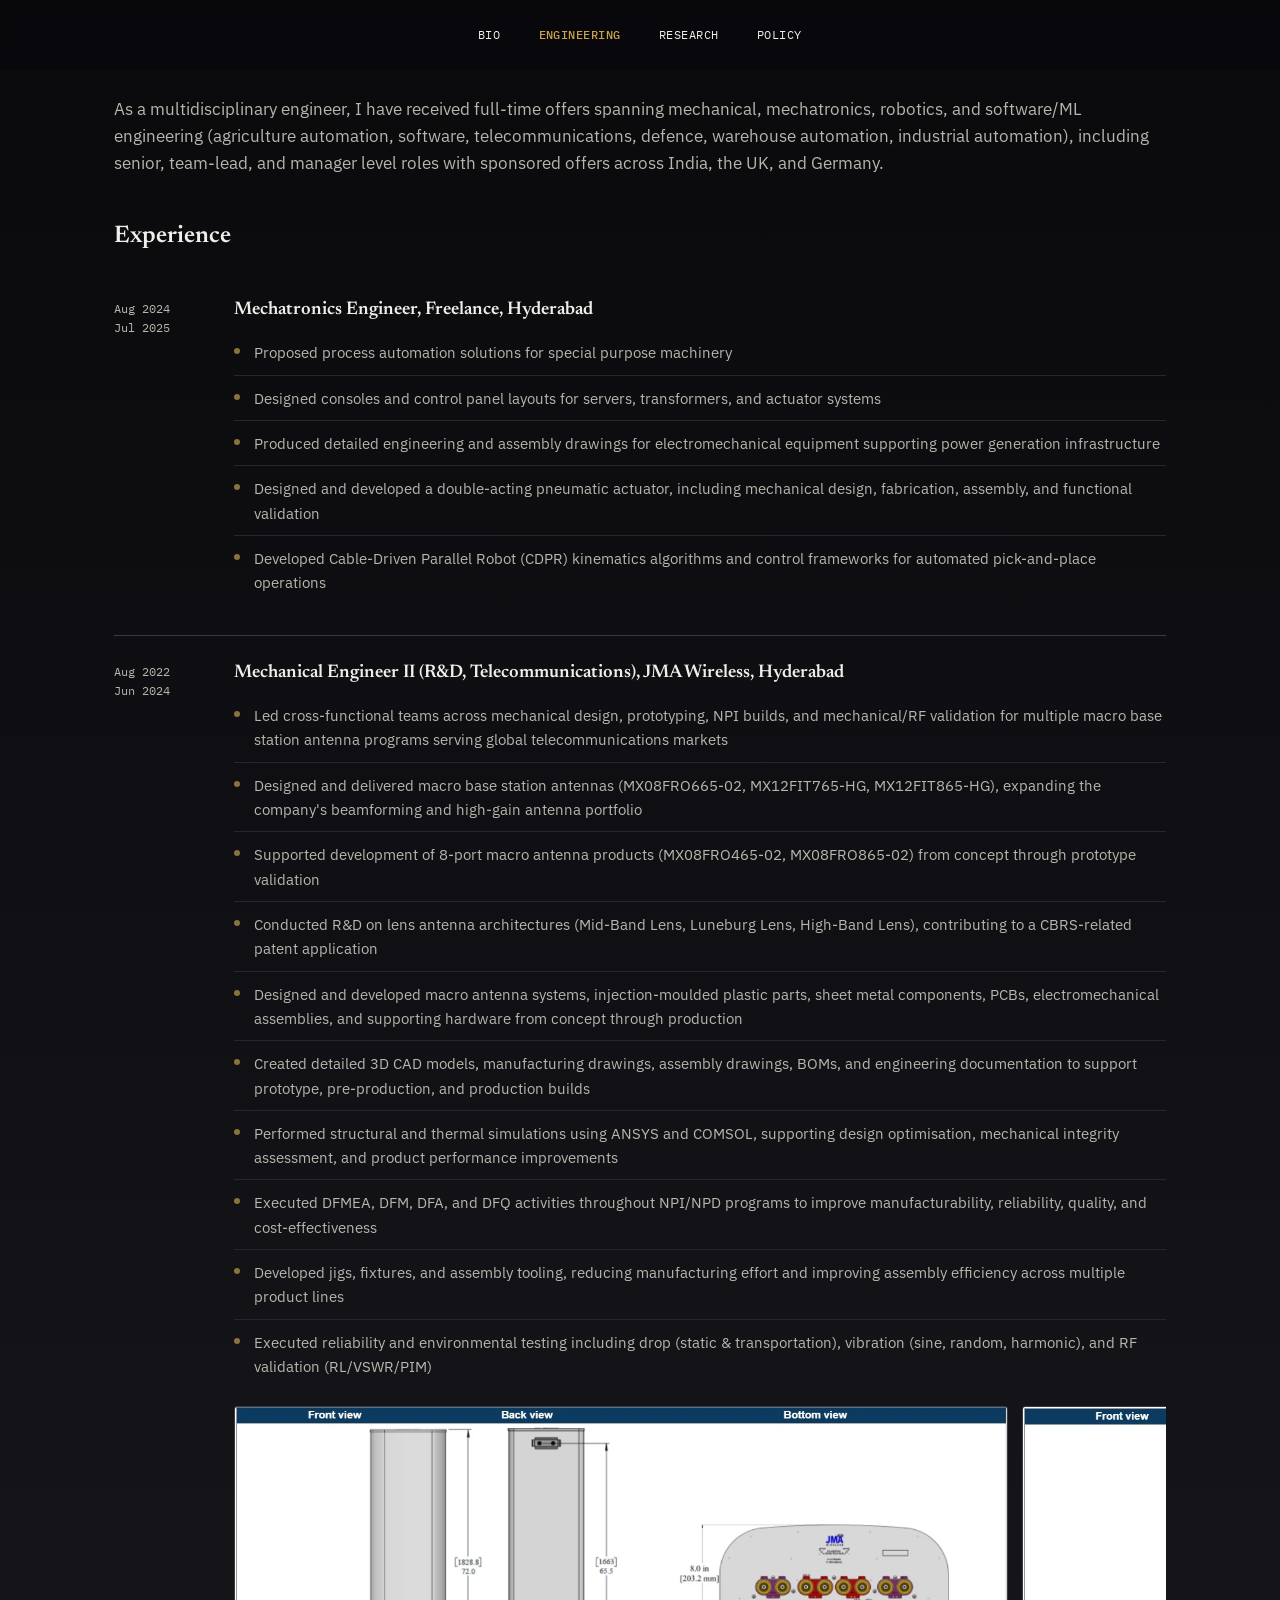
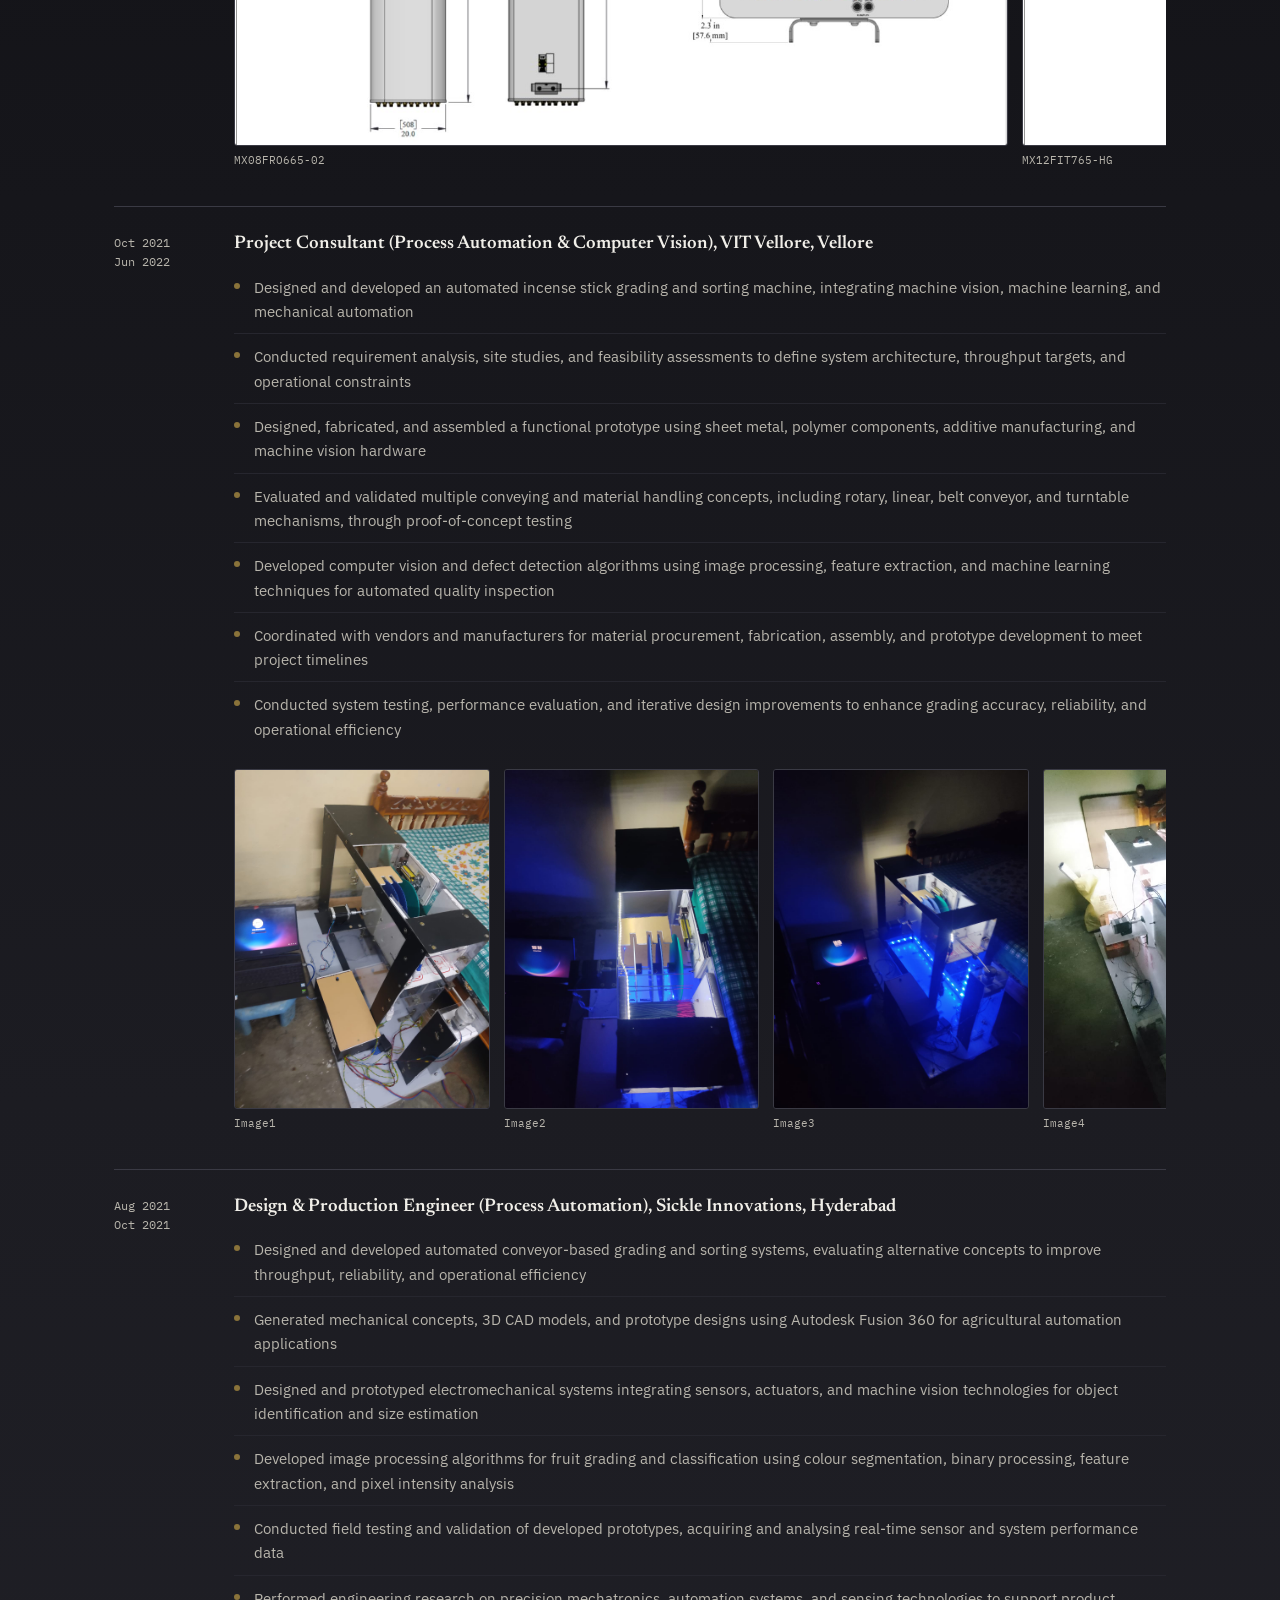
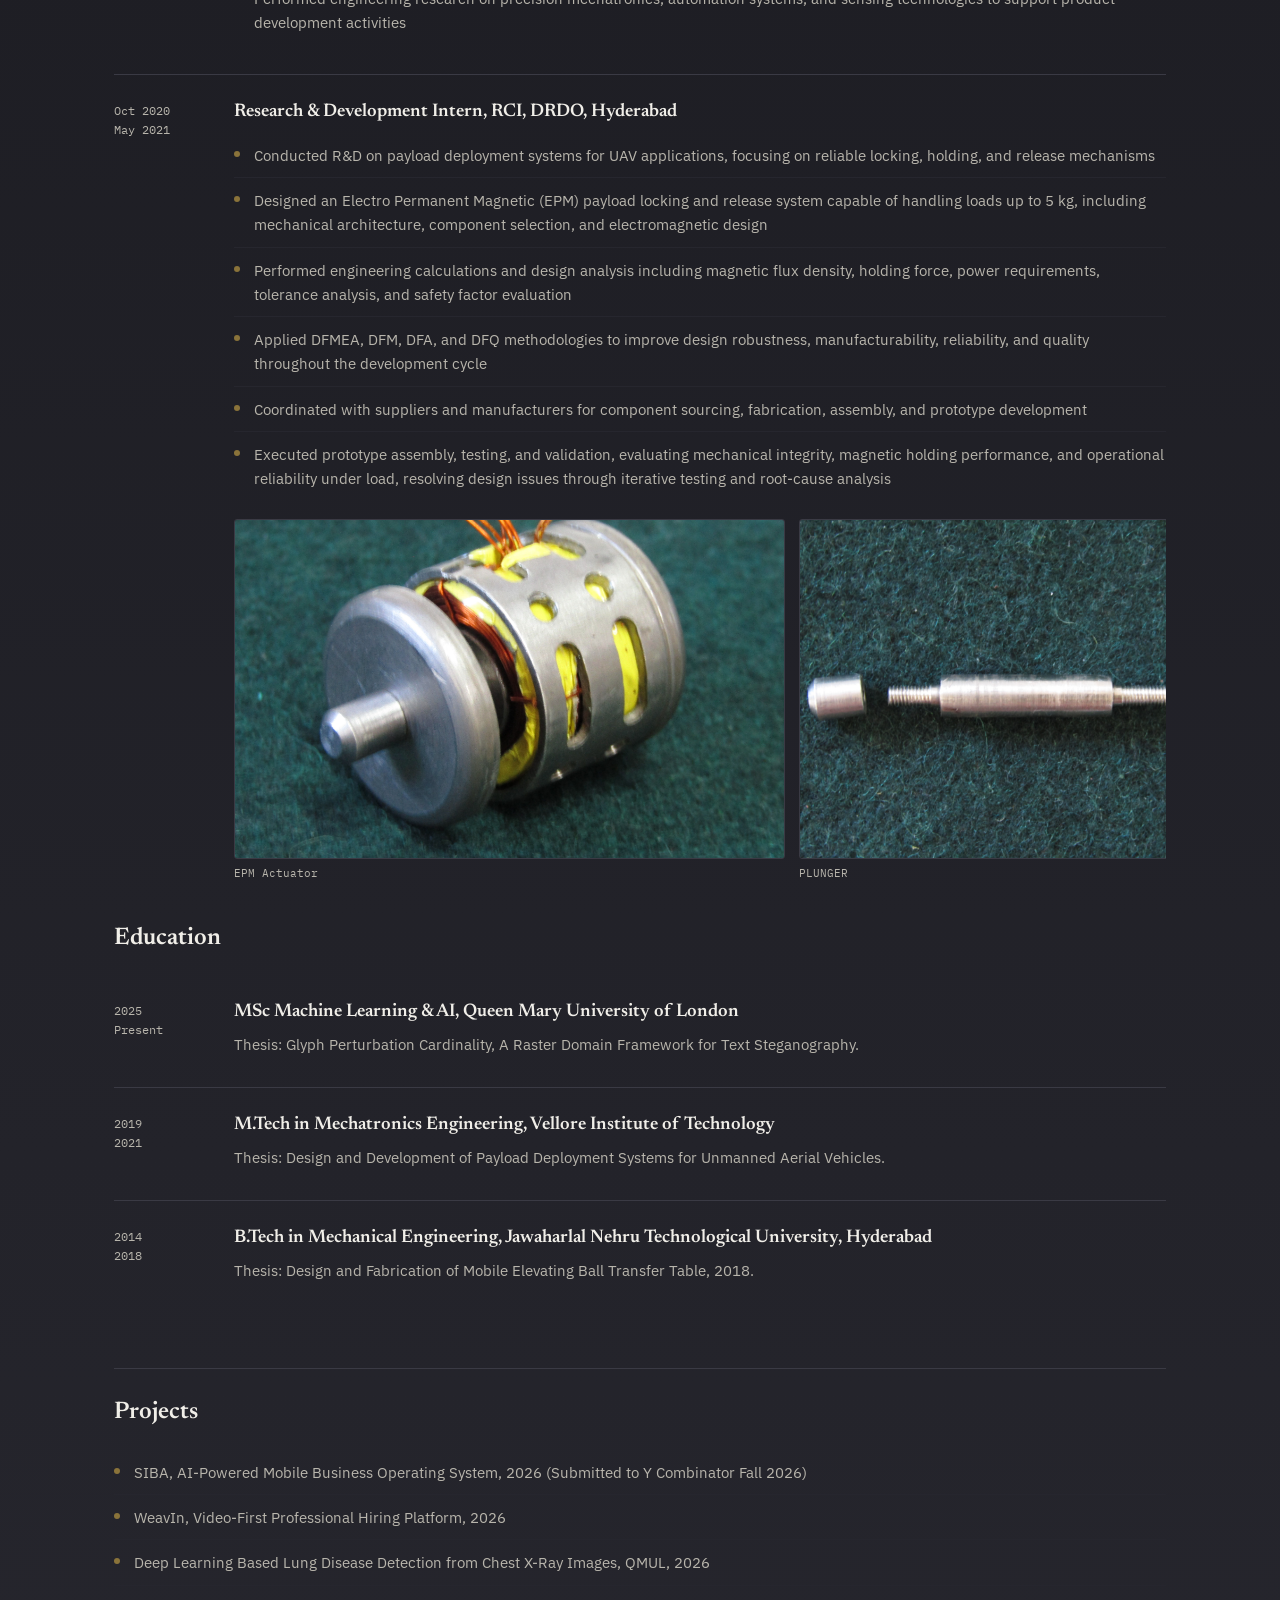
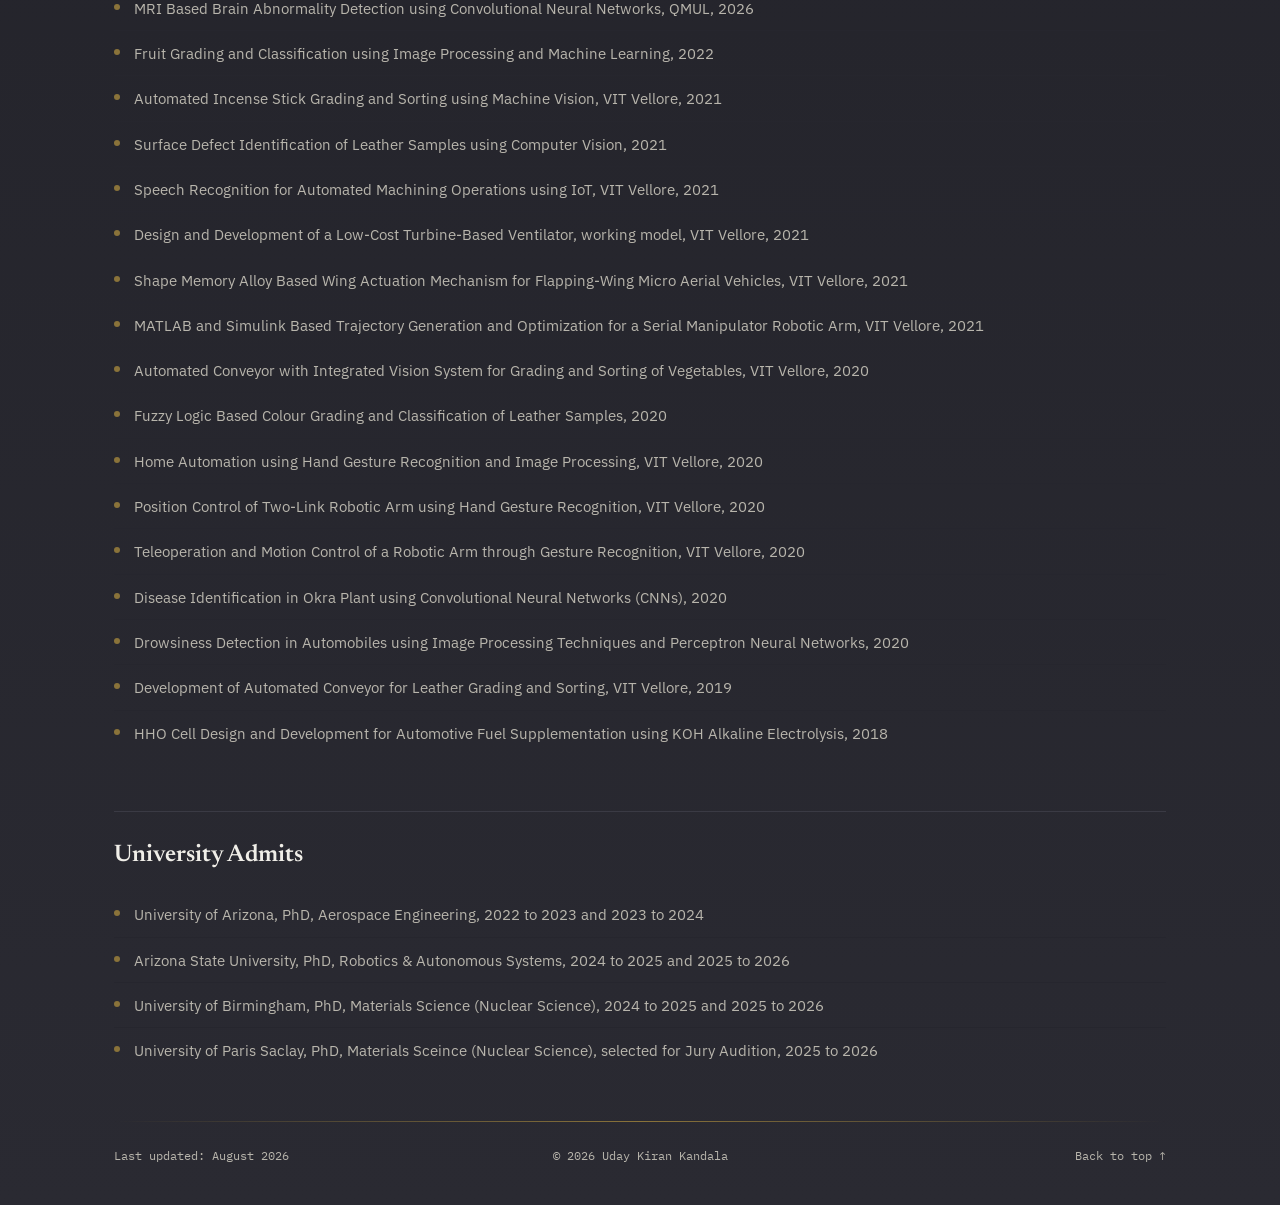
<file: engineering (3).html>
<!DOCTYPE html>
<html lang="en">
<head>
<meta charset="UTF-8">
<meta name="viewport" content="width=device-width, initial-scale=1.0">
<title>A V Uday Kiran Kandala | Engineering</title>
<link rel="stylesheet" href="style.css">
</head>
<body>

<canvas id="starCanvas" class="bg-stars-canvas"></canvas>

<header class="site-header">
  <nav class="tabs" aria-label="Site sections">
    <a href="index.html">Bio</a>
    <a href="engineering.html" class="active">Engineering</a>
    <a href="research.html">Research</a>
    <a href="policy.html">Policy</a>
  </nav>
</header>

<main id="page-top">
  <p class="page-dek">
    As a multidisciplinary engineer, I have received full-time offers spanning
    mechanical, mechatronics, robotics, and software/ML engineering (agriculture
    automation, software, telecommunications, defence, warehouse automation, industrial
    automation), including senior, team-lead, and manager level roles with sponsored
    offers across India, the UK, and Germany.
  </p>

  <section class="reveal">
    <h2 class="section-title">Experience</h2>

    <div class="entry">
      <div class="entry-date">Aug 2024<br>Jul 2025</div>
      <div>
        <h3>Mechatronics Engineer, Freelance, Hyderabad</h3>
        <ul class="line-list">
          <li>Proposed process automation solutions for special purpose machinery</li>
          <li>Designed consoles and control panel layouts for servers, transformers, and actuator systems</li>
          <li>Produced detailed engineering and assembly drawings for electromechanical equipment supporting power generation infrastructure</li>
          <li>Designed and developed a double-acting pneumatic actuator, including mechanical design, fabrication, assembly, and functional validation</li>
          <li>Developed Cable-Driven Parallel Robot (CDPR) kinematics algorithms and control frameworks for automated pick-and-place operations</li>
        </ul>
      </div>
    </div>

    <div class="entry">
      <div class="entry-date">Aug 2022<br>Jun 2024</div>
      <div>
        <h3>Mechanical Engineer II (R&amp;D, Telecommunications), JMA Wireless, Hyderabad</h3>
        <ul class="line-list">
          <li>Led cross-functional teams across mechanical design, prototyping, NPI builds, and mechanical/RF validation for multiple macro base station antenna programs serving global telecommunications markets</li>
          <li>Designed and delivered macro base station antennas (MX08FRO665-02, MX12FIT765-HG, MX12FIT865-HG), expanding the company's beamforming and high-gain antenna portfolio</li>
          <li>Supported development of 8-port macro antenna products (MX08FRO465-02, MX08FRO865-02) from concept through prototype validation</li>
          <li>Conducted R&amp;D on lens antenna architectures (Mid-Band Lens, Luneburg Lens, High-Band Lens), contributing to a CBRS-related patent application</li>
          <li>Designed and developed macro antenna systems, injection-moulded plastic parts, sheet metal components, PCBs, electromechanical assemblies, and supporting hardware from concept through production</li>
          <li>Created detailed 3D CAD models, manufacturing drawings, assembly drawings, BOMs, and engineering documentation to support prototype, pre-production, and production builds</li>
          <li>Performed structural and thermal simulations using ANSYS and COMSOL, supporting design optimisation, mechanical integrity assessment, and product performance improvements</li>
          <li>Executed DFMEA, DFM, DFA, and DFQ activities throughout NPI/NPD programs to improve manufacturability, reliability, quality, and cost-effectiveness</li>
          <li>Developed jigs, fixtures, and assembly tooling, reducing manufacturing effort and improving assembly efficiency across multiple product lines</li>
          <li>Executed reliability and environmental testing including drop (static &amp; transportation), vibration (sine, random, harmonic), and RF validation (RL/VSWR/PIM)</li>
        </ul>
        <div class="entry-gallery">
          <figure>
            <img src="jma-1.jpg" alt="JMA Wireless image 1">
            <figcaption>MX08FRO665-02</figcaption>
          </figure>
          <figure>
            <img src="jma-2.jpg" alt="JMA Wireless image 2">
            <figcaption>MX12FIT765-HG</figcaption>
          </figure>
          <figure>
            <img src="jma-3.jpg" alt="JMA Wireless image 3">
            <figcaption>MX08FRO865-02</figcaption>
          </figure>
          <figure>
            <img src="jma-4.jpg" alt="JMA Wireless image 4">
            <figcaption>MX08FRO465-02</figcaption>
          </figure>
          <figure>
            <img src="jma-5.jpg" alt="JMA Wireless image 5">
            <figcaption>LUNEBURG LENS</figcaption>
          </figure>
          <figure>
            <img src="jma-6.jpg" alt="JMA Wireless image 6">
            <figcaption>CBRS LENS</figcaption></figcaption>
          </figure>
        </div>
      </div>
    </div>

    <div class="entry">
      <div class="entry-date">Oct 2021<br>Jun 2022</div>
      <div>
        <h3>Project Consultant (Process Automation &amp; Computer Vision), VIT Vellore, Vellore</h3>
        <ul class="line-list">
          <li>Designed and developed an automated incense stick grading and sorting machine, integrating machine vision, machine learning, and mechanical automation</li>
          <li>Conducted requirement analysis, site studies, and feasibility assessments to define system architecture, throughput targets, and operational constraints</li>
          <li>Designed, fabricated, and assembled a functional prototype using sheet metal, polymer components, additive manufacturing, and machine vision hardware</li>
          <li>Evaluated and validated multiple conveying and material handling concepts, including rotary, linear, belt conveyor, and turntable mechanisms, through proof-of-concept testing</li>
          <li>Developed computer vision and defect detection algorithms using image processing, feature extraction, and machine learning techniques for automated quality inspection</li>
          <li>Coordinated with vendors and manufacturers for material procurement, fabrication, assembly, and prototype development to meet project timelines</li>
          <li>Conducted system testing, performance evaluation, and iterative design improvements to enhance grading accuracy, reliability, and operational efficiency</li>
        </ul>
        <div class="entry-gallery">
          <figure>
            <img src="vit-1.jpg" alt="VIT Vellore project image 1">
            <figcaption>Image1</figcaption>
          </figure>
          <figure>
            <img src="vit-2.jpg" alt="VIT Vellore project image 2">
            <figcaption>Image2</figcaption>
          </figure>
          <figure>
            <img src="vit-3.jpg" alt="VIT Vellore project image 3">
            <figcaption>Image3</figcaption>
          </figure>
          <figure>
            <img src="vit-4.jpg" alt="VIT Vellore project image 4">
            <figcaption>Image4</figcaption>
          </figure>
          <figure>
            <img src="vit-5.jpg" alt="VIT Vellore project image 5">
            <figcaption>Image5</figcaption>
          </figure>
        </div>
      </div>
    </div>

    <div class="entry">
      <div class="entry-date">Aug 2021<br>Oct 2021</div>
      <div>
        <h3>Design &amp; Production Engineer (Process Automation), Sickle Innovations, Hyderabad</h3>
        <ul class="line-list">
          <li>Designed and developed automated conveyor-based grading and sorting systems, evaluating alternative concepts to improve throughput, reliability, and operational efficiency</li>
          <li>Generated mechanical concepts, 3D CAD models, and prototype designs using Autodesk Fusion 360 for agricultural automation applications</li>
          <li>Designed and prototyped electromechanical systems integrating sensors, actuators, and machine vision technologies for object identification and size estimation</li>
          <li>Developed image processing algorithms for fruit grading and classification using colour segmentation, binary processing, feature extraction, and pixel intensity analysis</li>
          <li>Conducted field testing and validation of developed prototypes, acquiring and analysing real-time sensor and system performance data</li>
          <li>Performed engineering research on precision mechatronics, automation systems, and sensing technologies to support product development activities</li>
        </ul>
      </div>
    </div>

    <div class="entry">
      <div class="entry-date">Oct 2020<br>May 2021</div>
      <div>
        <h3>Research &amp; Development Intern, RCI, DRDO, Hyderabad</h3>
        <ul class="line-list">
          <li>Conducted R&amp;D on payload deployment systems for UAV applications, focusing on reliable locking, holding, and release mechanisms</li>
          <li>Designed an Electro Permanent Magnetic (EPM) payload locking and release system capable of handling loads up to 5 kg, including mechanical architecture, component selection, and electromagnetic design</li>
          <li>Performed engineering calculations and design analysis including magnetic flux density, holding force, power requirements, tolerance analysis, and safety factor evaluation</li>
          <li>Applied DFMEA, DFM, DFA, and DFQ methodologies to improve design robustness, manufacturability, reliability, and quality throughout the development cycle</li>
          <li>Coordinated with suppliers and manufacturers for component sourcing, fabrication, assembly, and prototype development</li>
          <li>Executed prototype assembly, testing, and validation, evaluating mechanical integrity, magnetic holding performance, and operational reliability under load, resolving design issues through iterative testing and root-cause analysis</li>
        </ul>
        <div class="entry-gallery">
          <figure>
            <img src="drdo-1.jpg" alt="RCI DRDO project image 1">
            <figcaption>EPM Actuator</figcaption>
          </figure>
          <figure>
            <img src="drdo-2.jpg" alt="RCI DRDO project image 2">
            <figcaption>PLUNGER</figcaption>
          </figure>
          <figure>
            <img src="drdo-3.jpg" alt="RCI DRDO project image 3">
            <figcaption>DROPPER</figcaption>
          </figure>
          <figure>
            <img src="drdo-4.jpg" alt="RCI DRDO project image 4">
            <figcaption>CONSOLE</figcaption>
          </figure>
        </div>
      </div>
    </div>
  </section>

  <section class="reveal">
  <section class="reveal">
    <h2 class="section-title">Education</h2>
    <div class="entry">
      <div class="entry-date">2025<br>Present</div>
      <div>
        <h3>MSc Machine Learning &amp; AI, Queen Mary University of London</h3>
        <p>Thesis: Glyph Perturbation Cardinality, A Raster Domain Framework for Text Steganography.</p>
      </div>
    </div>
    <div class="entry">
      <div class="entry-date">2019<br>2021</div>
      <div>
        <h3>M.Tech in Mechatronics Engineering, Vellore Institute of Technology</h3>
        <p>Thesis: Design and Development of Payload Deployment Systems for Unmanned Aerial Vehicles.</p>
      </div>
    </div>
    <div class="entry">
      <div class="entry-date">2014<br>2018</div>
      <div>
        <h3>B.Tech in Mechanical Engineering, Jawaharlal Nehru Technological University, Hyderabad</h3>
        <p>Thesis: Design and Fabrication of Mobile Elevating Ball Transfer Table, 2018.</p>
      </div>
    </div>
  </section>

  <section class="reveal">
    <h2 class="section-title">Projects</h2>
    <ul class="line-list">
      <li>SIBA, AI-Powered Mobile Business Operating System, 2026 (Submitted to Y Combinator Fall 2026)</li>
      <li>WeavIn, Video-First Professional Hiring Platform, 2026</li>
      <li>Deep Learning Based Lung Disease Detection from Chest X-Ray Images, QMUL, 2026</li>
      <li>MRI Based Brain Abnormality Detection using Convolutional Neural Networks, QMUL, 2026</li>
      <li>Fruit Grading and Classification using Image Processing and Machine Learning, 2022</li>
      <li>Automated Incense Stick Grading and Sorting using Machine Vision, VIT Vellore, 2021</li>
      <li>Surface Defect Identification of Leather Samples using Computer Vision, 2021</li>
      <li>Speech Recognition for Automated Machining Operations using IoT, VIT Vellore, 2021</li>
      <li>Design and Development of a Low-Cost Turbine-Based Ventilator, working model, VIT Vellore, 2021</li>
      <li>Shape Memory Alloy Based Wing Actuation Mechanism for Flapping-Wing Micro Aerial Vehicles, VIT Vellore, 2021</li>
      <li>MATLAB and Simulink Based Trajectory Generation and Optimization for a Serial Manipulator Robotic Arm, VIT Vellore, 2021</li>
      <li>Automated Conveyor with Integrated Vision System for Grading and Sorting of Vegetables, VIT Vellore, 2020</li>
      <li>Fuzzy Logic Based Colour Grading and Classification of Leather Samples, 2020</li>
      <li>Home Automation using Hand Gesture Recognition and Image Processing, VIT Vellore, 2020</li>
      <li>Position Control of Two-Link Robotic Arm using Hand Gesture Recognition, VIT Vellore, 2020</li>
      <li>Teleoperation and Motion Control of a Robotic Arm through Gesture Recognition, VIT Vellore, 2020</li>
      <li>Disease Identification in Okra Plant using Convolutional Neural Networks (CNNs), 2020</li>
      <li>Drowsiness Detection in Automobiles using Image Processing Techniques and Perceptron Neural Networks, 2020</li>
      <li>Development of Automated Conveyor for Leather Grading and Sorting, VIT Vellore, 2019</li>
      <li>HHO Cell Design and Development for Automotive Fuel Supplementation using KOH Alkaline Electrolysis, 2018</li>
    </ul>
  </section>

  <section class="reveal">
    <h2 class="section-title">University Admits</h2>
    <ul class="line-list">
      <li>University of Arizona, PhD, Aerospace Engineering, 2022 to 2023 and 2023 to 2024</li>
      <li>Arizona State University, PhD, Robotics &amp; Autonomous Systems, 2024 to 2025 and 2025 to 2026</li>
      <li>University of Birmingham, PhD, Materials Science (Nuclear Science), 2024 to 2025 and 2025 to 2026</li>
      <li>University of Paris Saclay, PhD, Materials Sceince (Nuclear Science), selected for Jury Audition, 2025 to 2026</li>
    </ul>
  </section>
</main>

<footer class="site-footer">
  <div class="footer-line"></div>
  <div class="footer-row">
    <span class="footer-updated">Last updated: August 2026</span>
    <span class="footer-copyright">&copy; 2026 Uday Kiran Kandala</span>
    <a href="#page-top" class="footer-top-link">Back to top &uarr;</a>
  </div>
</footer>

<script>
  const canvas = document.getElementById('starCanvas');
  const ctx = canvas.getContext('2d');
  const prefersReducedMotion = window.matchMedia('(prefers-reduced-motion: reduce)').matches;

  let w, h;
  const CELL = 22;
  const GAP = 3;
  let cols, rows;

  function resize() {
    w = canvas.width = window.innerWidth;
    h = canvas.height = window.innerHeight;
    cols = Math.ceil(w / CELL);
    rows = Math.ceil(h / CELL);
  }
  resize();
  window.addEventListener('resize', resize);

  let mouseX = -9999, mouseY = -9999;
  let hoveredIdx = -1;
  let overCanvas = false;

  document.addEventListener('mousemove', (e) => {
    mouseX = e.clientX;
    mouseY = e.clientY;
    overCanvas = true;
    const col = Math.floor(mouseX / CELL);
    const row = Math.floor(mouseY / CELL);
    if (col >= 0 && col < cols && row >= 0 && row < rows) {
      hoveredIdx = row * cols + col;
    } else {
      hoveredIdx = -1;
    }
  }, { passive: true });

  document.addEventListener('mouseleave', () => {
    overCanvas = false;
    hoveredIdx = -1;
  });

  const active = new Map();
  const EASE_IN = 0.28;
  const EASE_OUT = 0.14;

  function animate() {
    ctx.clearRect(0, 0, w, h);

    if (hoveredIdx !== -1 && overCanvas && !active.has(hoveredIdx)) {
      active.set(hoveredIdx, 0);
    }

    for (const [idx, val] of active) {
      const isTarget = idx === hoveredIdx && overCanvas;
      const target = isTarget ? 1 : 0;
      const ease = isTarget ? EASE_IN : EASE_OUT;
      let a = val + (target - val) * ease;

      if (!isTarget && a < 0.01) {
        active.delete(idx);
        continue;
      }
      active.set(idx, a);

      const row = Math.floor(idx / cols);
      const col = idx % cols;
      const baseSize = CELL - GAP;
      const cx = col * CELL + baseSize / 2;
      const cy = row * CELL + baseSize / 2;

      const glowR = baseSize * 2.2 * a;
      if (glowR > 1) {
        const bgGlow = ctx.createRadialGradient(cx, cy, 0, cx, cy, glowR);
        bgGlow.addColorStop(0, `rgba(232, 205, 138, ${0.35 * a})`);
        bgGlow.addColorStop(1, 'rgba(232, 205, 138, 0)');
        ctx.fillStyle = bgGlow;
        ctx.beginPath();
        ctx.arc(cx, cy, glowR, 0, Math.PI * 2);
        ctx.fill();
      }

      const size = baseSize * (1 + a * 0.9);
      const px = cx - size / 2;
      const py = cy - size / 2;

      const grad = ctx.createLinearGradient(px, py, px + size, py + size);
      grad.addColorStop(0, `rgba(255, 255, 255, ${a})`);
      grad.addColorStop(0.5, `rgba(232, 205, 138, ${a})`);
      grad.addColorStop(1, `rgba(150, 118, 58, ${a * 0.85})`);

      ctx.shadowColor = `rgba(232, 205, 138, ${a * 0.85})`;
      ctx.shadowBlur = 18 * a;
      ctx.fillStyle = grad;
      ctx.fillRect(px, py, size, size);
      ctx.shadowBlur = 0;
    }

    if (!prefersReducedMotion) requestAnimationFrame(animate);
  }

  if (prefersReducedMotion) {
    ctx.clearRect(0, 0, w, h);
  } else {
    animate();
  }
</script>

<script>
  const siteHeader = document.querySelector('.site-header');
  function updateHeaderState() {
    if (window.scrollY > 40) {
      siteHeader.classList.add('is-scrolled');
    } else {
      siteHeader.classList.remove('is-scrolled');
    }
  }
  window.addEventListener('scroll', updateHeaderState, { passive: true });
  updateHeaderState();
</script>

<script>
  const revealEls = document.querySelectorAll('.reveal');
  if ('IntersectionObserver' in window && revealEls.length) {
    const io = new IntersectionObserver((entries) => {
      entries.forEach((entry) => {
        if (entry.isIntersecting) {
          entry.target.classList.add('is-visible');
          io.unobserve(entry.target);
        }
      });
    }, { threshold: 0.12, rootMargin: '0px 0px -40px 0px' });
    revealEls.forEach((el) => io.observe(el));
  } else {
    revealEls.forEach((el) => el.classList.add('is-visible'));
  }
</script>

</body>
</html>
</file>
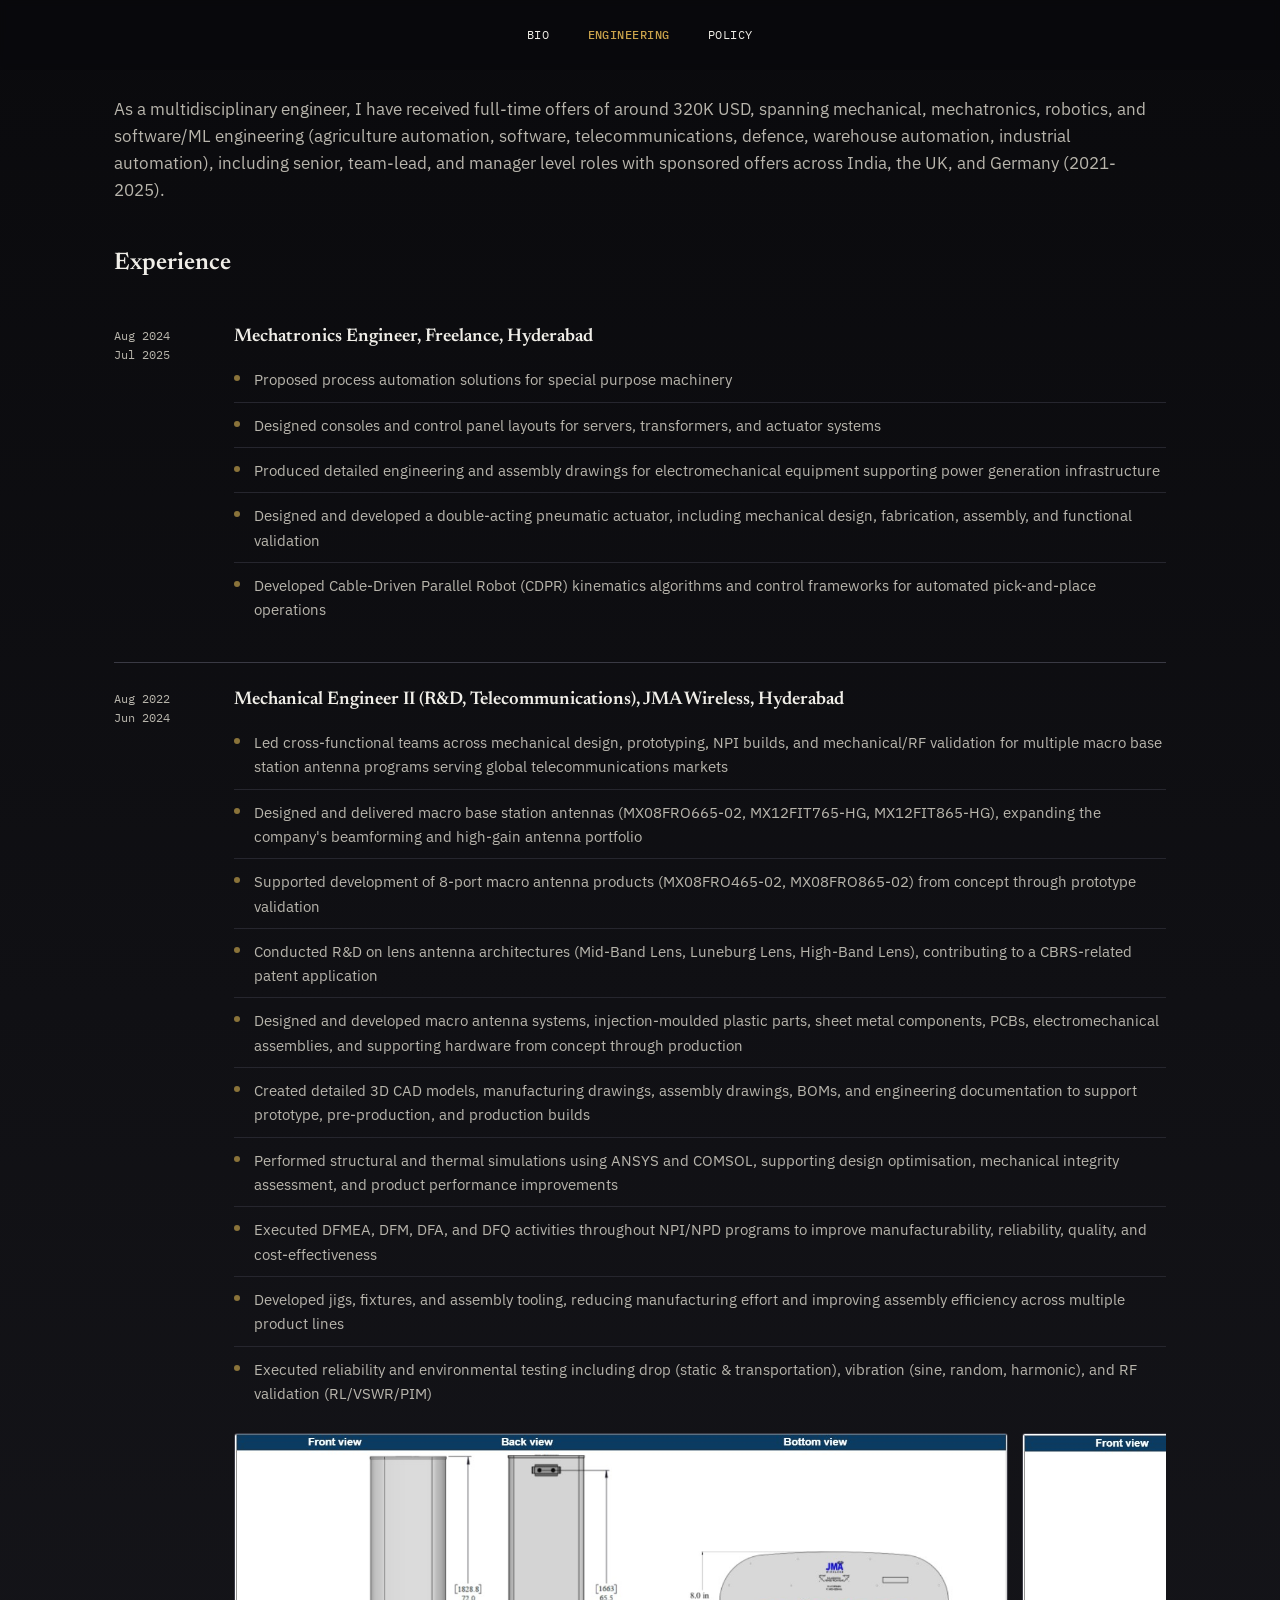
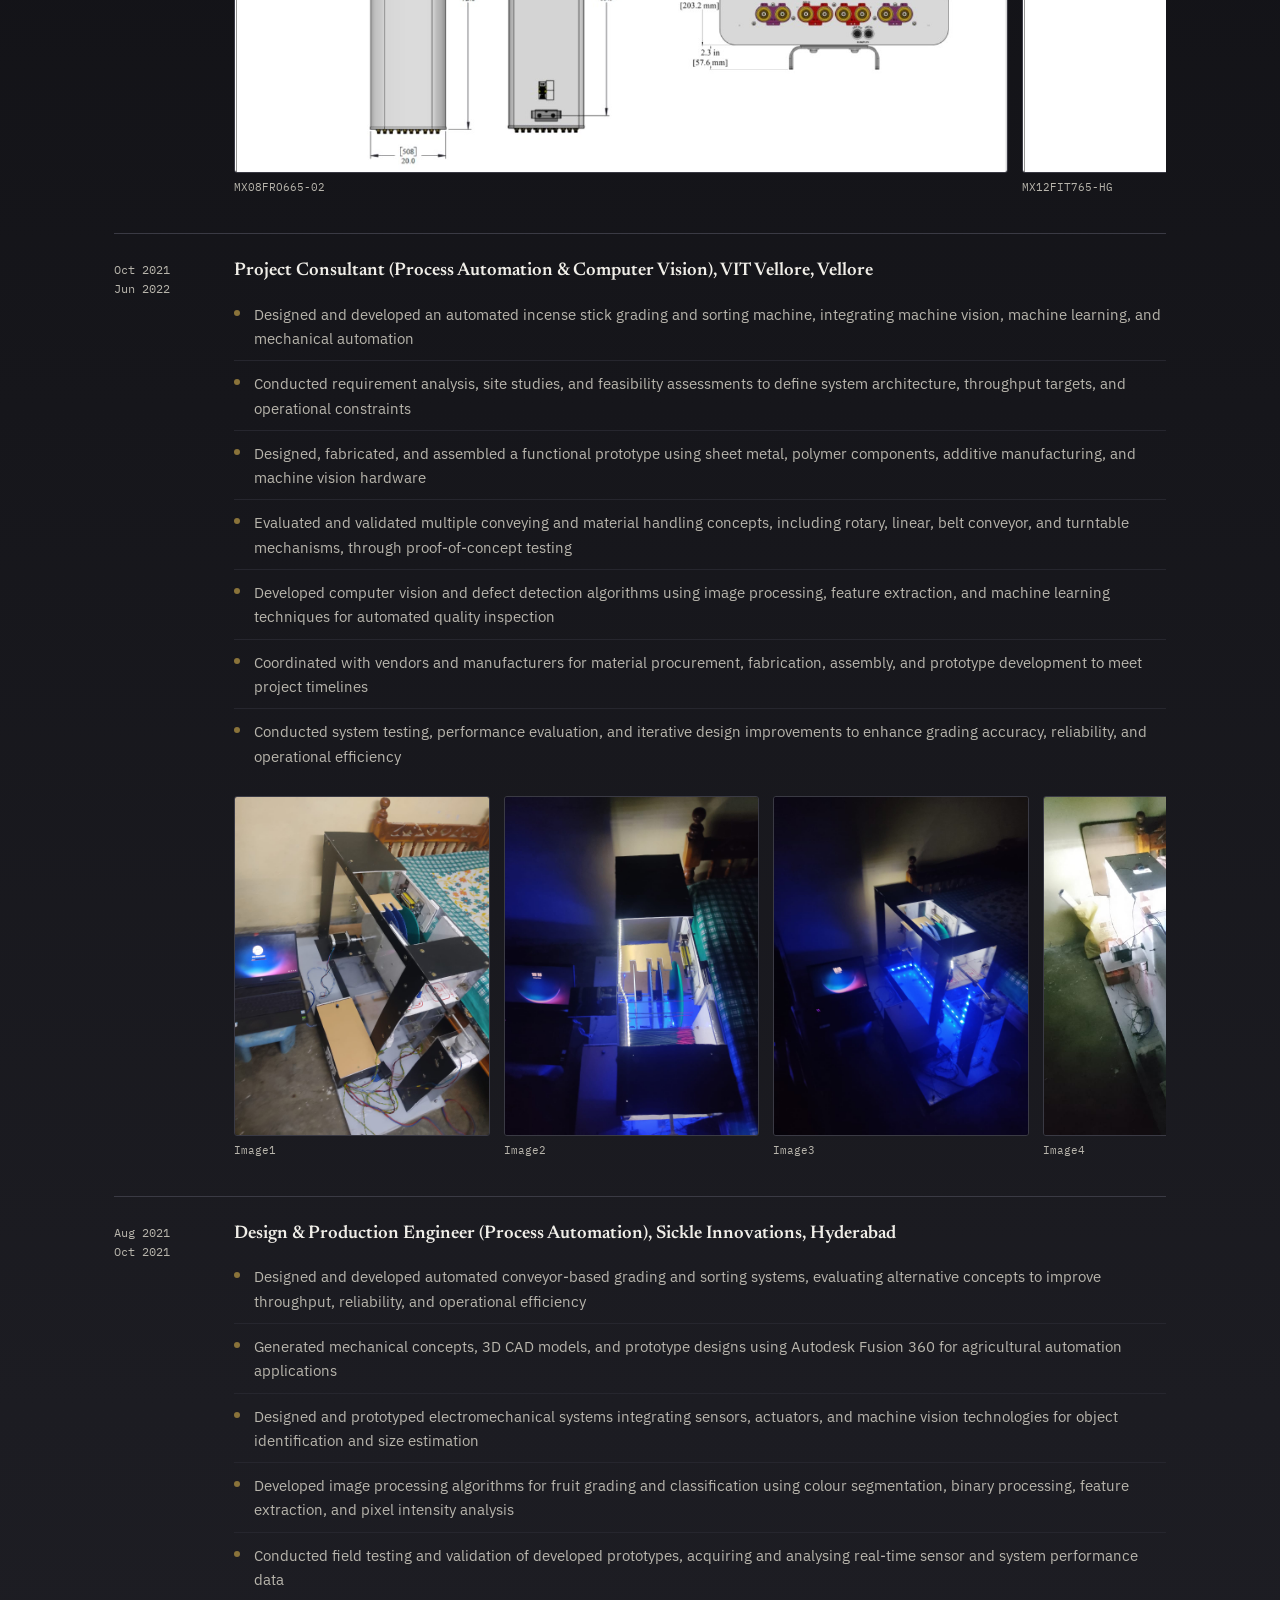
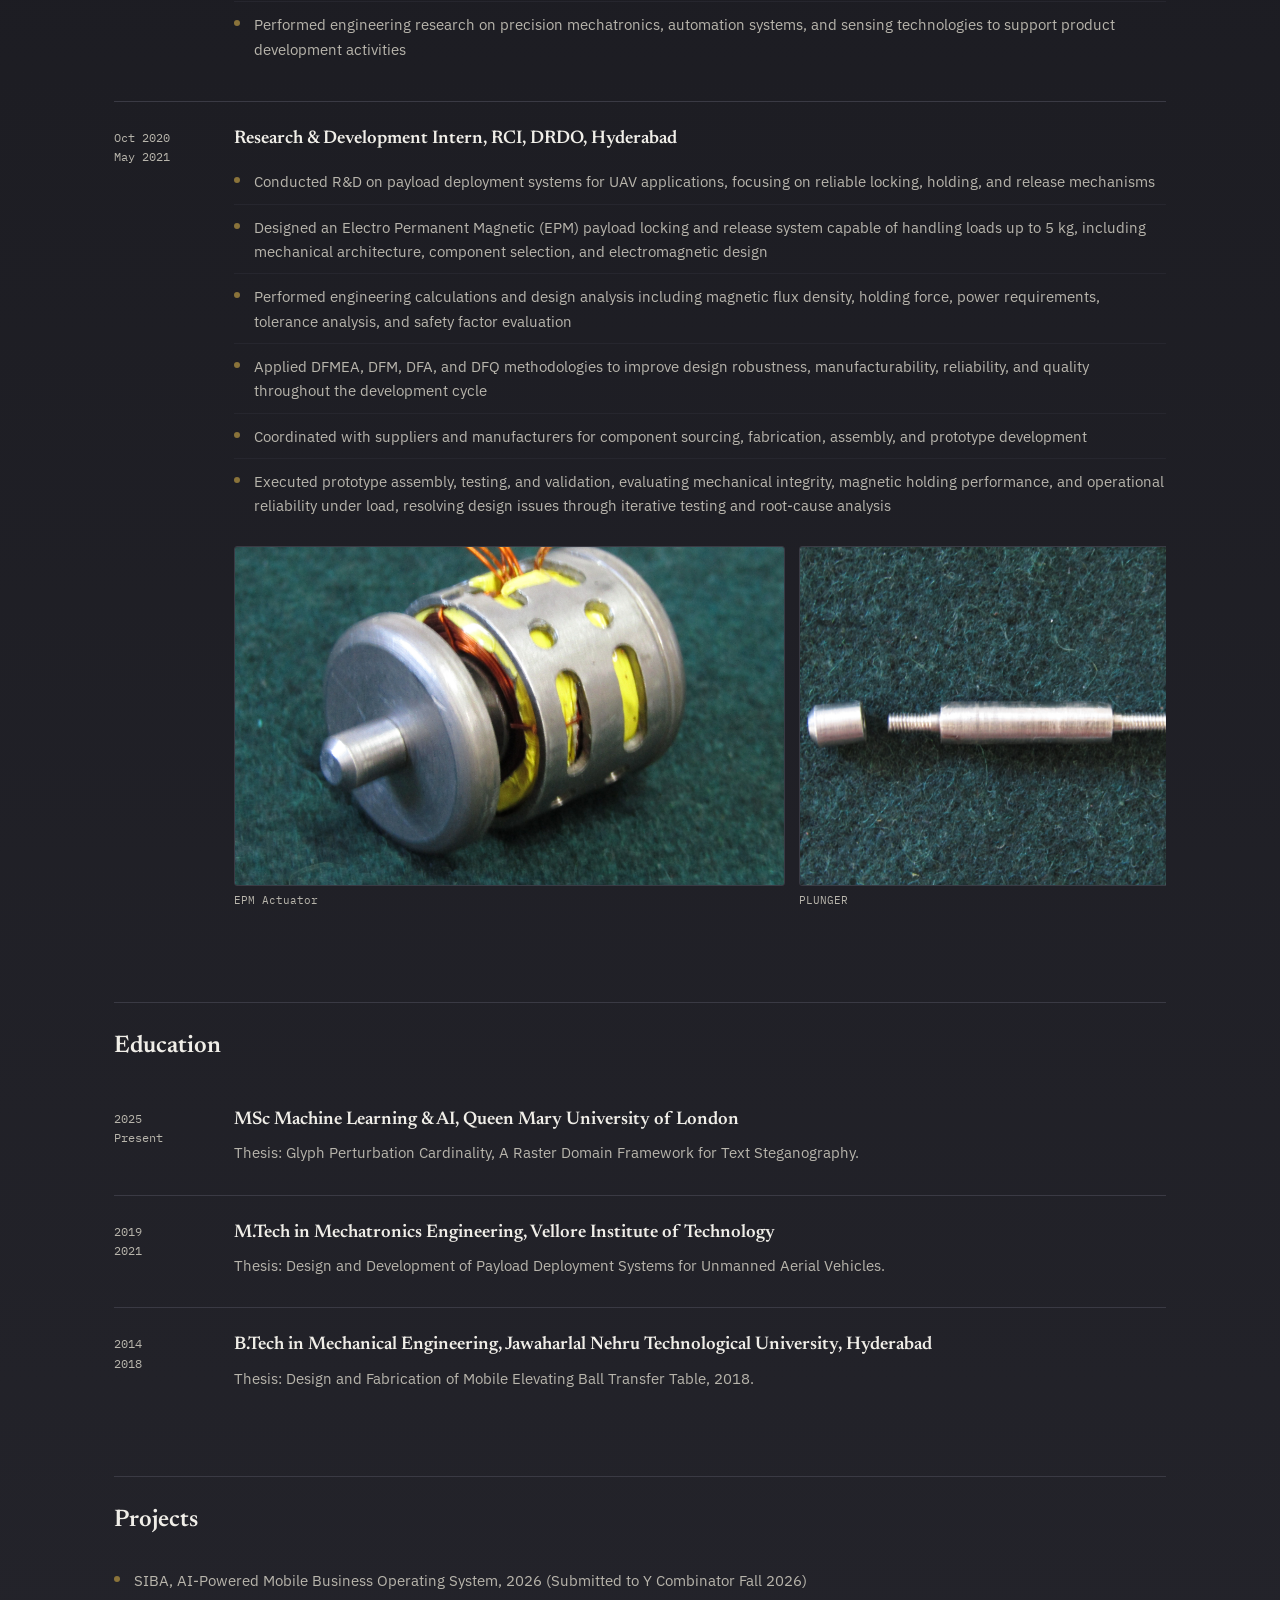
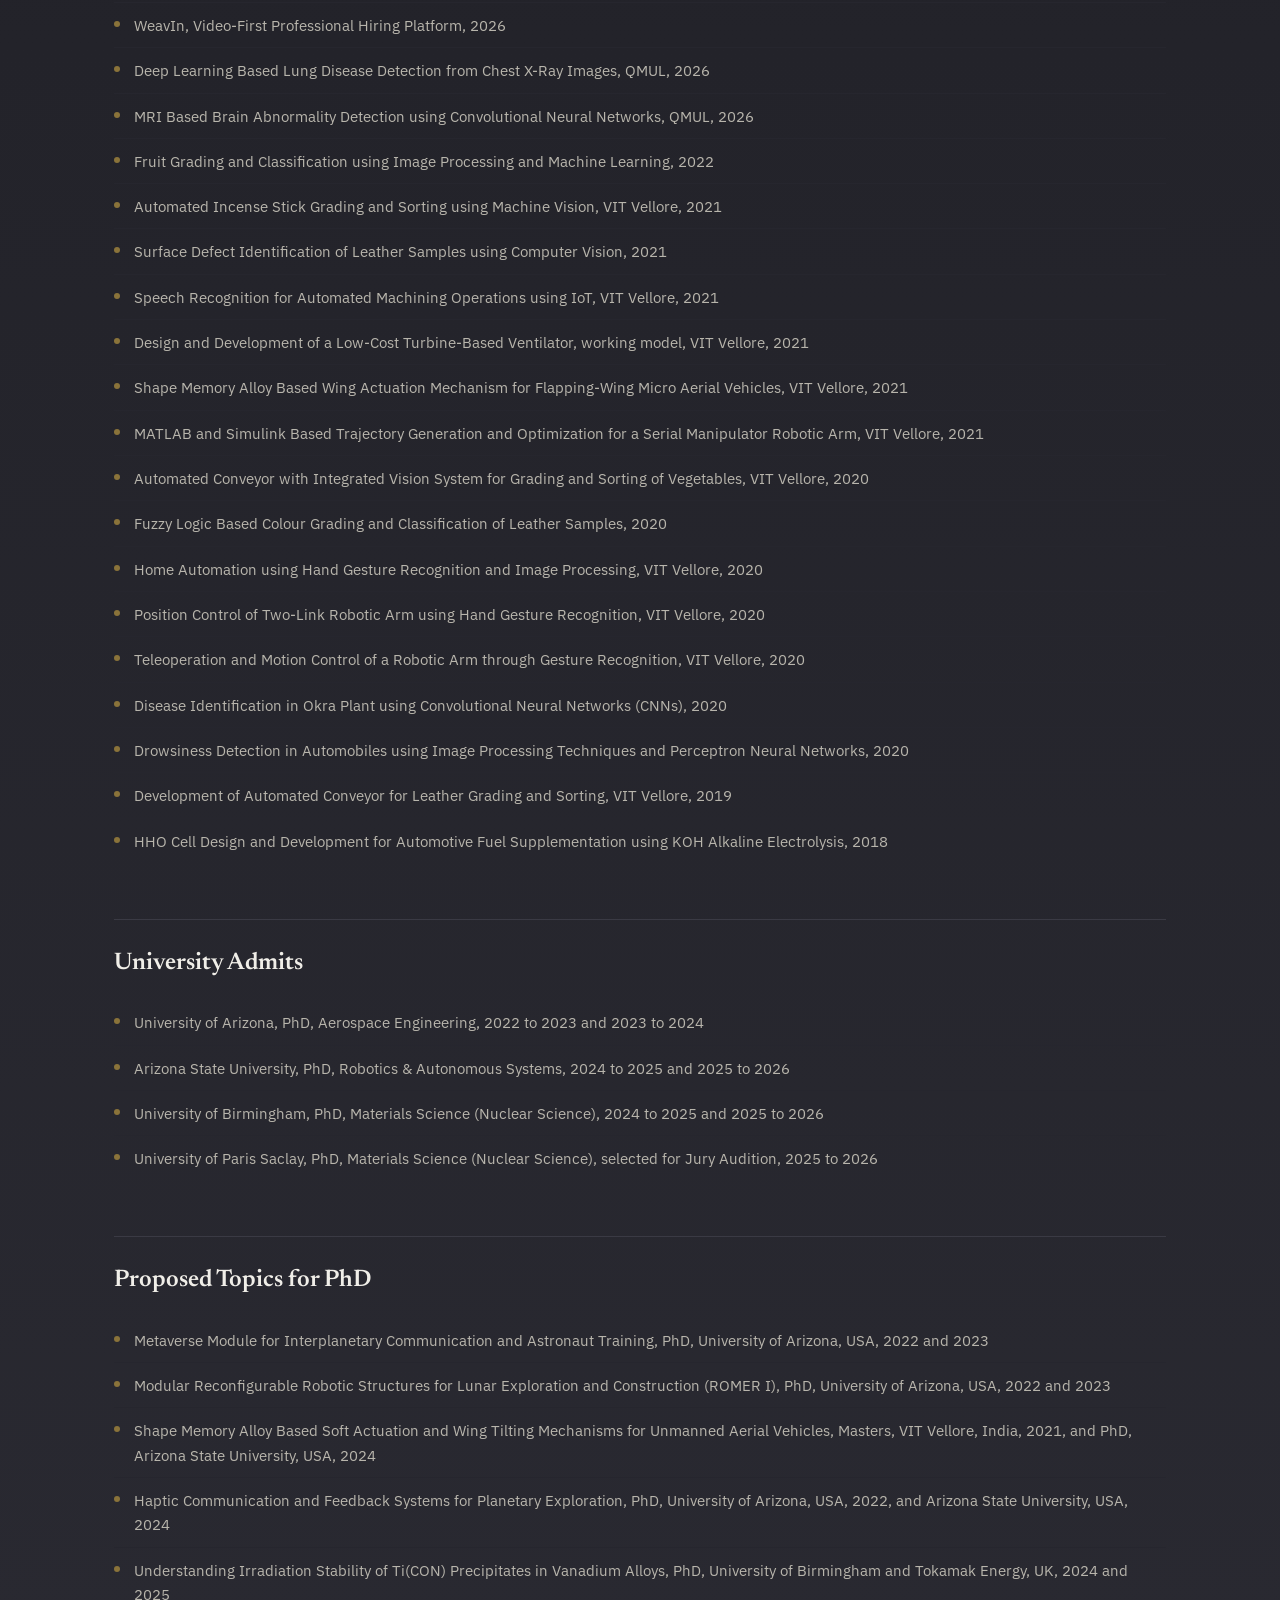
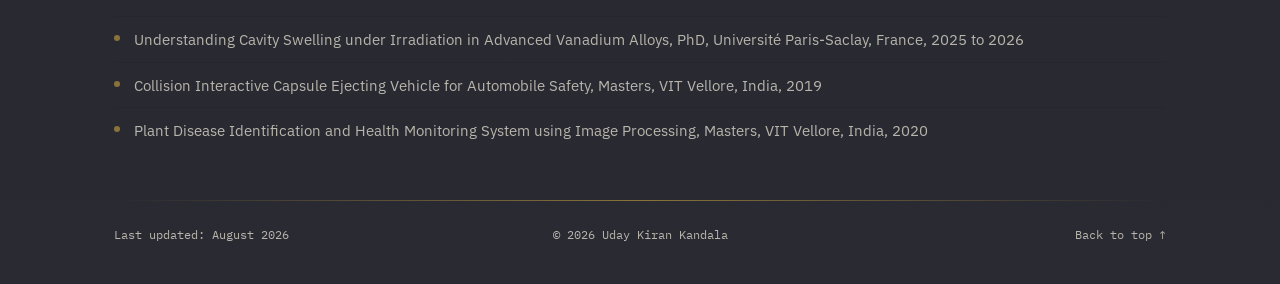
<file: engineering (7).html>
<!DOCTYPE html>
<html lang="en">
<head>
<meta charset="UTF-8">
<meta name="viewport" content="width=device-width, initial-scale=1.0">
<title>A V Uday Kiran Kandala | Engineering</title>
<link rel="stylesheet" href="style.css">
</head>
<body>

<canvas id="starCanvas" class="bg-stars-canvas"></canvas>

<header class="site-header">
  <nav class="tabs" aria-label="Site sections">
    <a href="index.html">Bio</a>
    <a href="engineering.html" class="active">Engineering</a>
    <a href="policy.html">Policy</a>
  </nav>
</header>

<main id="page-top">
  <p class="page-dek">
    As a multidisciplinary engineer, I have received full-time offers of around 320K USD, spanning
    mechanical, mechatronics, robotics, and software/ML engineering (agriculture
    automation, software, telecommunications, defence, warehouse automation, industrial
    automation), including senior, team-lead, and manager level roles with sponsored
    offers across India, the UK, and Germany (2021-2025).
  </p>

  <section class="reveal">
    <h2 class="section-title">Experience</h2>

    <div class="entry">
      <div class="entry-date">Aug 2024<br>Jul 2025</div>
      <div>
        <h3>Mechatronics Engineer, Freelance, Hyderabad</h3>
        <ul class="line-list">
          <li>Proposed process automation solutions for special purpose machinery</li>
          <li>Designed consoles and control panel layouts for servers, transformers, and actuator systems</li>
          <li>Produced detailed engineering and assembly drawings for electromechanical equipment supporting power generation infrastructure</li>
          <li>Designed and developed a double-acting pneumatic actuator, including mechanical design, fabrication, assembly, and functional validation</li>
          <li>Developed Cable-Driven Parallel Robot (CDPR) kinematics algorithms and control frameworks for automated pick-and-place operations</li>
        </ul>
      </div>
    </div>

    <div class="entry">
      <div class="entry-date">Aug 2022<br>Jun 2024</div>
      <div>
        <h3>Mechanical Engineer II (R&amp;D, Telecommunications), JMA Wireless, Hyderabad</h3>
        <ul class="line-list">
          <li>Led cross-functional teams across mechanical design, prototyping, NPI builds, and mechanical/RF validation for multiple macro base station antenna programs serving global telecommunications markets</li>
          <li>Designed and delivered macro base station antennas (MX08FRO665-02, MX12FIT765-HG, MX12FIT865-HG), expanding the company's beamforming and high-gain antenna portfolio</li>
          <li>Supported development of 8-port macro antenna products (MX08FRO465-02, MX08FRO865-02) from concept through prototype validation</li>
          <li>Conducted R&amp;D on lens antenna architectures (Mid-Band Lens, Luneburg Lens, High-Band Lens), contributing to a CBRS-related patent application</li>
          <li>Designed and developed macro antenna systems, injection-moulded plastic parts, sheet metal components, PCBs, electromechanical assemblies, and supporting hardware from concept through production</li>
          <li>Created detailed 3D CAD models, manufacturing drawings, assembly drawings, BOMs, and engineering documentation to support prototype, pre-production, and production builds</li>
          <li>Performed structural and thermal simulations using ANSYS and COMSOL, supporting design optimisation, mechanical integrity assessment, and product performance improvements</li>
          <li>Executed DFMEA, DFM, DFA, and DFQ activities throughout NPI/NPD programs to improve manufacturability, reliability, quality, and cost-effectiveness</li>
          <li>Developed jigs, fixtures, and assembly tooling, reducing manufacturing effort and improving assembly efficiency across multiple product lines</li>
          <li>Executed reliability and environmental testing including drop (static &amp; transportation), vibration (sine, random, harmonic), and RF validation (RL/VSWR/PIM)</li>
        </ul>
        <div class="entry-gallery">
          <figure>
            <img src="jma-1.jpg" alt="JMA Wireless image 1">
            <figcaption>MX08FRO665-02</figcaption>
          </figure>
          <figure>
            <img src="jma-2.jpg" alt="JMA Wireless image 2">
            <figcaption>MX12FIT765-HG</figcaption>
          </figure>
          <figure>
            <img src="jma-3.jpg" alt="JMA Wireless image 3">
            <figcaption>MX08FRO865-02</figcaption>
          </figure>
          <figure>
            <img src="jma-4.jpg" alt="JMA Wireless image 4">
            <figcaption>MX08FRO465-02</figcaption>
          </figure>
          <figure>
            <img src="jma-5.jpg" alt="JMA Wireless image 5">
            <figcaption>LUNEBURG LENS</figcaption>
          </figure>
          <figure>
            <img src="jma-6.jpg" alt="JMA Wireless image 6">
            <figcaption>CBRS LENS</figcaption>
          </figure>
        </div>
      </div>
    </div>

    <div class="entry">
      <div class="entry-date">Oct 2021<br>Jun 2022</div>
      <div>
        <h3>Project Consultant (Process Automation &amp; Computer Vision), VIT Vellore, Vellore</h3>
        <ul class="line-list">
          <li>Designed and developed an automated incense stick grading and sorting machine, integrating machine vision, machine learning, and mechanical automation</li>
          <li>Conducted requirement analysis, site studies, and feasibility assessments to define system architecture, throughput targets, and operational constraints</li>
          <li>Designed, fabricated, and assembled a functional prototype using sheet metal, polymer components, additive manufacturing, and machine vision hardware</li>
          <li>Evaluated and validated multiple conveying and material handling concepts, including rotary, linear, belt conveyor, and turntable mechanisms, through proof-of-concept testing</li>
          <li>Developed computer vision and defect detection algorithms using image processing, feature extraction, and machine learning techniques for automated quality inspection</li>
          <li>Coordinated with vendors and manufacturers for material procurement, fabrication, assembly, and prototype development to meet project timelines</li>
          <li>Conducted system testing, performance evaluation, and iterative design improvements to enhance grading accuracy, reliability, and operational efficiency</li>
        </ul>
        <div class="entry-gallery">
          <figure>
            <img src="vit-1.jpg" alt="VIT Vellore project image 1">
            <figcaption>Image1</figcaption>
          </figure>
          <figure>
            <img src="vit-2.jpg" alt="VIT Vellore project image 2">
            <figcaption>Image2</figcaption>
          </figure>
          <figure>
            <img src="vit-3.jpg" alt="VIT Vellore project image 3">
            <figcaption>Image3</figcaption>
          </figure>
          <figure>
            <img src="vit-4.jpg" alt="VIT Vellore project image 4">
            <figcaption>Image4</figcaption>
          </figure>
          <figure>
            <img src="vit-5.jpg" alt="VIT Vellore project image 5">
            <figcaption>Image5</figcaption>
          </figure>
        </div>
      </div>
    </div>

    <div class="entry">
      <div class="entry-date">Aug 2021<br>Oct 2021</div>
      <div>
        <h3>Design &amp; Production Engineer (Process Automation), Sickle Innovations, Hyderabad</h3>
        <ul class="line-list">
          <li>Designed and developed automated conveyor-based grading and sorting systems, evaluating alternative concepts to improve throughput, reliability, and operational efficiency</li>
          <li>Generated mechanical concepts, 3D CAD models, and prototype designs using Autodesk Fusion 360 for agricultural automation applications</li>
          <li>Designed and prototyped electromechanical systems integrating sensors, actuators, and machine vision technologies for object identification and size estimation</li>
          <li>Developed image processing algorithms for fruit grading and classification using colour segmentation, binary processing, feature extraction, and pixel intensity analysis</li>
          <li>Conducted field testing and validation of developed prototypes, acquiring and analysing real-time sensor and system performance data</li>
          <li>Performed engineering research on precision mechatronics, automation systems, and sensing technologies to support product development activities</li>
        </ul>
      </div>
    </div>

    <div class="entry">
      <div class="entry-date">Oct 2020<br>May 2021</div>
      <div>
        <h3>Research &amp; Development Intern, RCI, DRDO, Hyderabad</h3>
        <ul class="line-list">
          <li>Conducted R&amp;D on payload deployment systems for UAV applications, focusing on reliable locking, holding, and release mechanisms</li>
          <li>Designed an Electro Permanent Magnetic (EPM) payload locking and release system capable of handling loads up to 5 kg, including mechanical architecture, component selection, and electromagnetic design</li>
          <li>Performed engineering calculations and design analysis including magnetic flux density, holding force, power requirements, tolerance analysis, and safety factor evaluation</li>
          <li>Applied DFMEA, DFM, DFA, and DFQ methodologies to improve design robustness, manufacturability, reliability, and quality throughout the development cycle</li>
          <li>Coordinated with suppliers and manufacturers for component sourcing, fabrication, assembly, and prototype development</li>
          <li>Executed prototype assembly, testing, and validation, evaluating mechanical integrity, magnetic holding performance, and operational reliability under load, resolving design issues through iterative testing and root-cause analysis</li>
        </ul>
        <div class="entry-gallery">
          <figure>
            <img src="drdo-1.jpg" alt="RCI DRDO project image 1">
            <figcaption>EPM Actuator</figcaption>
          </figure>
          <figure>
            <img src="drdo-2.jpg" alt="RCI DRDO project image 2">
            <figcaption>PLUNGER</figcaption>
          </figure>
          <figure>
            <img src="drdo-3.jpg" alt="RCI DRDO project image 3">
            <figcaption>DROPPER</figcaption>
          </figure>
          <figure>
            <img src="drdo-4.jpg" alt="RCI DRDO project image 4">
            <figcaption>CONSOLE</figcaption>
          </figure>
        </div>
      </div>
    </div>
  </section>

  <section class="reveal">
    <h2 class="section-title">Education</h2>
    <div class="entry">
      <div class="entry-date">2025<br>Present</div>
      <div>
        <h3>MSc Machine Learning &amp; AI, Queen Mary University of London</h3>
        <p>Thesis: Glyph Perturbation Cardinality, A Raster Domain Framework for Text Steganography.</p>
      </div>
    </div>
    <div class="entry">
      <div class="entry-date">2019<br>2021</div>
      <div>
        <h3>M.Tech in Mechatronics Engineering, Vellore Institute of Technology</h3>
        <p>Thesis: Design and Development of Payload Deployment Systems for Unmanned Aerial Vehicles.</p>
      </div>
    </div>
    <div class="entry">
      <div class="entry-date">2014<br>2018</div>
      <div>
        <h3>B.Tech in Mechanical Engineering, Jawaharlal Nehru Technological University, Hyderabad</h3>
        <p>Thesis: Design and Fabrication of Mobile Elevating Ball Transfer Table, 2018.</p>
      </div>
    </div>
  </section>

  <section class="reveal">
    <h2 class="section-title">Projects</h2>
    <ul class="line-list">
      <li>SIBA, AI-Powered Mobile Business Operating System, 2026 (Submitted to Y Combinator Fall 2026)</li>
      <li>WeavIn, Video-First Professional Hiring Platform, 2026</li>
      <li>Deep Learning Based Lung Disease Detection from Chest X-Ray Images, QMUL, 2026</li>
      <li>MRI Based Brain Abnormality Detection using Convolutional Neural Networks, QMUL, 2026</li>
      <li>Fruit Grading and Classification using Image Processing and Machine Learning, 2022</li>
      <li>Automated Incense Stick Grading and Sorting using Machine Vision, VIT Vellore, 2021</li>
      <li>Surface Defect Identification of Leather Samples using Computer Vision, 2021</li>
      <li>Speech Recognition for Automated Machining Operations using IoT, VIT Vellore, 2021</li>
      <li>Design and Development of a Low-Cost Turbine-Based Ventilator, working model, VIT Vellore, 2021</li>
      <li>Shape Memory Alloy Based Wing Actuation Mechanism for Flapping-Wing Micro Aerial Vehicles, VIT Vellore, 2021</li>
      <li>MATLAB and Simulink Based Trajectory Generation and Optimization for a Serial Manipulator Robotic Arm, VIT Vellore, 2021</li>
      <li>Automated Conveyor with Integrated Vision System for Grading and Sorting of Vegetables, VIT Vellore, 2020</li>
      <li>Fuzzy Logic Based Colour Grading and Classification of Leather Samples, 2020</li>
      <li>Home Automation using Hand Gesture Recognition and Image Processing, VIT Vellore, 2020</li>
      <li>Position Control of Two-Link Robotic Arm using Hand Gesture Recognition, VIT Vellore, 2020</li>
      <li>Teleoperation and Motion Control of a Robotic Arm through Gesture Recognition, VIT Vellore, 2020</li>
      <li>Disease Identification in Okra Plant using Convolutional Neural Networks (CNNs), 2020</li>
      <li>Drowsiness Detection in Automobiles using Image Processing Techniques and Perceptron Neural Networks, 2020</li>
      <li>Development of Automated Conveyor for Leather Grading and Sorting, VIT Vellore, 2019</li>
      <li>HHO Cell Design and Development for Automotive Fuel Supplementation using KOH Alkaline Electrolysis, 2018</li>
    </ul>
  </section>

  <section class="reveal">
    <h2 class="section-title">University Admits</h2>
    <ul class="line-list">
      <li>University of Arizona, PhD, Aerospace Engineering, 2022 to 2023 and 2023 to 2024</li>
      <li>Arizona State University, PhD, Robotics &amp; Autonomous Systems, 2024 to 2025 and 2025 to 2026</li>
      <li>University of Birmingham, PhD, Materials Science (Nuclear Science), 2024 to 2025 and 2025 to 2026</li>
      <li>University of Paris Saclay, PhD, Materials Science (Nuclear Science), selected for Jury Audition, 2025 to 2026</li>
    </ul>
  </section>

  <section class="reveal">
    <h2 class="section-title">Proposed Topics for PhD</h2>
    <ul class="line-list">
      <li>Metaverse Module for Interplanetary Communication and Astronaut Training, PhD, University of Arizona, USA, 2022 and 2023</li>
      <li>Modular Reconfigurable Robotic Structures for Lunar Exploration and Construction (ROMER I), PhD, University of Arizona, USA, 2022 and 2023</li>
      <li>Shape Memory Alloy Based Soft Actuation and Wing Tilting Mechanisms for Unmanned Aerial Vehicles, Masters, VIT Vellore, India, 2021, and PhD, Arizona State University, USA, 2024</li>
      <li>Haptic Communication and Feedback Systems for Planetary Exploration, PhD, University of Arizona, USA, 2022, and Arizona State University, USA, 2024</li>
      <li>Understanding Irradiation Stability of Ti(CON) Precipitates in Vanadium Alloys, PhD, University of Birmingham and Tokamak Energy, UK, 2024 and 2025</li>
      <li>Understanding Cavity Swelling under Irradiation in Advanced Vanadium Alloys, PhD, Universit&eacute; Paris-Saclay, France, 2025 to 2026</li>
      <li>Collision Interactive Capsule Ejecting Vehicle for Automobile Safety, Masters, VIT Vellore, India, 2019</li>
      <li>Plant Disease Identification and Health Monitoring System using Image Processing, Masters, VIT Vellore, India, 2020</li>
    </ul>
  </section>
</main>

<footer class="site-footer">
  <div class="footer-line"></div>
  <div class="footer-row">
    <span class="footer-updated">Last updated: August 2026</span>
    <span class="footer-copyright">&copy; 2026 Uday Kiran Kandala</span>
    <a href="#page-top" class="footer-top-link">Back to top &uarr;</a>
  </div>
</footer>

<script>
  const canvas = document.getElementById('starCanvas');
  const ctx = canvas.getContext('2d');
  const prefersReducedMotion = window.matchMedia('(prefers-reduced-motion: reduce)').matches;

  let w, h;
  const CELL = 22;
  const GAP = 3;
  let cols, rows;

  function resize() {
    w = canvas.width = window.innerWidth;
    h = canvas.height = window.innerHeight;
    cols = Math.ceil(w / CELL);
    rows = Math.ceil(h / CELL);
  }
  resize();
  window.addEventListener('resize', resize);

  let mouseX = -9999, mouseY = -9999;
  let hoveredIdx = -1;
  let overCanvas = false;

  document.addEventListener('mousemove', (e) => {
    mouseX = e.clientX;
    mouseY = e.clientY;
    overCanvas = true;
    const col = Math.floor(mouseX / CELL);
    const row = Math.floor(mouseY / CELL);
    if (col >= 0 && col < cols && row >= 0 && row < rows) {
      hoveredIdx = row * cols + col;
    } else {
      hoveredIdx = -1;
    }
  }, { passive: true });

  document.addEventListener('mouseleave', () => {
    overCanvas = false;
    hoveredIdx = -1;
  });

  const active = new Map();
  const EASE_IN = 0.28;
  const EASE_OUT = 0.14;

  function animate() {
    ctx.clearRect(0, 0, w, h);

    if (hoveredIdx !== -1 && overCanvas && !active.has(hoveredIdx)) {
      active.set(hoveredIdx, 0);
    }

    for (const [idx, val] of active) {
      const isTarget = idx === hoveredIdx && overCanvas;
      const target = isTarget ? 1 : 0;
      const ease = isTarget ? EASE_IN : EASE_OUT;
      let a = val + (target - val) * ease;

      if (!isTarget && a < 0.01) {
        active.delete(idx);
        continue;
      }
      active.set(idx, a);

      const row = Math.floor(idx / cols);
      const col = idx % cols;
      const baseSize = CELL - GAP;
      const cx = col * CELL + baseSize / 2;
      const cy = row * CELL + baseSize / 2;

      const glowR = baseSize * 2.2 * a;
      if (glowR > 1) {
        const bgGlow = ctx.createRadialGradient(cx, cy, 0, cx, cy, glowR);
        bgGlow.addColorStop(0, `rgba(232, 205, 138, ${0.35 * a})`);
        bgGlow.addColorStop(1, 'rgba(232, 205, 138, 0)');
        ctx.fillStyle = bgGlow;
        ctx.beginPath();
        ctx.arc(cx, cy, glowR, 0, Math.PI * 2);
        ctx.fill();
      }

      const size = baseSize * (1 + a * 0.9);
      const px = cx - size / 2;
      const py = cy - size / 2;

      const grad = ctx.createLinearGradient(px, py, px + size, py + size);
      grad.addColorStop(0, `rgba(255, 255, 255, ${a})`);
      grad.addColorStop(0.5, `rgba(232, 205, 138, ${a})`);
      grad.addColorStop(1, `rgba(150, 118, 58, ${a * 0.85})`);

      ctx.shadowColor = `rgba(232, 205, 138, ${a * 0.85})`;
      ctx.shadowBlur = 18 * a;
      ctx.fillStyle = grad;
      ctx.fillRect(px, py, size, size);
      ctx.shadowBlur = 0;
    }

    if (!prefersReducedMotion) requestAnimationFrame(animate);
  }

  if (prefersReducedMotion) {
    ctx.clearRect(0, 0, w, h);
  } else {
    animate();
  }
</script>

<script>
  const siteHeader = document.querySelector('.site-header');
  function updateHeaderState() {
    if (window.scrollY > 40) {
      siteHeader.classList.add('is-scrolled');
    } else {
      siteHeader.classList.remove('is-scrolled');
    }
  }
  window.addEventListener('scroll', updateHeaderState, { passive: true });
  updateHeaderState();
</script>

<script>
  const revealEls = document.querySelectorAll('.reveal');
  if ('IntersectionObserver' in window && revealEls.length) {
    const io = new IntersectionObserver((entries) => {
      entries.forEach((entry) => {
        if (entry.isIntersecting) {
          entry.target.classList.add('is-visible');
          io.unobserve(entry.target);
        }
      });
    }, { threshold: 0.12, rootMargin: '0px 0px -40px 0px' });
    revealEls.forEach((el) => io.observe(el));
  } else {
    revealEls.forEach((el) => el.classList.add('is-visible'));
  }
</script>

</body>
</html>
</file>
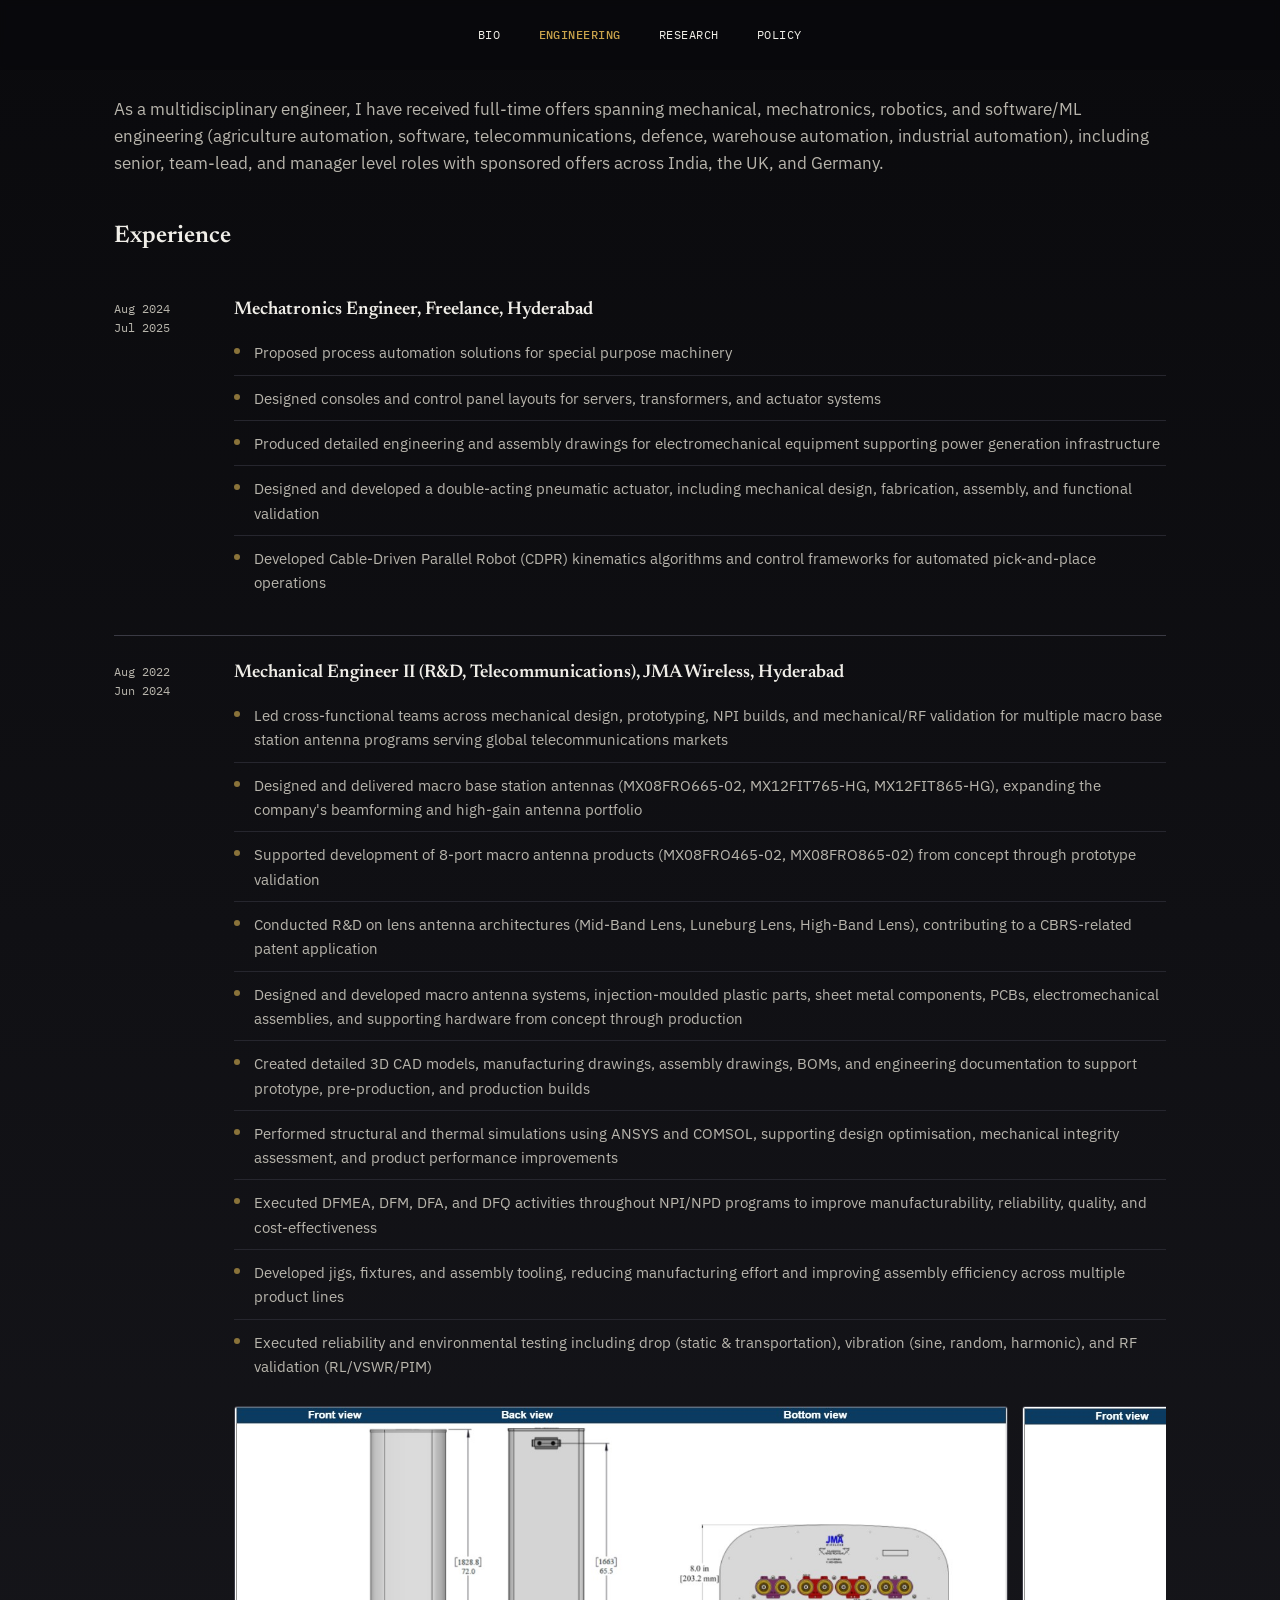
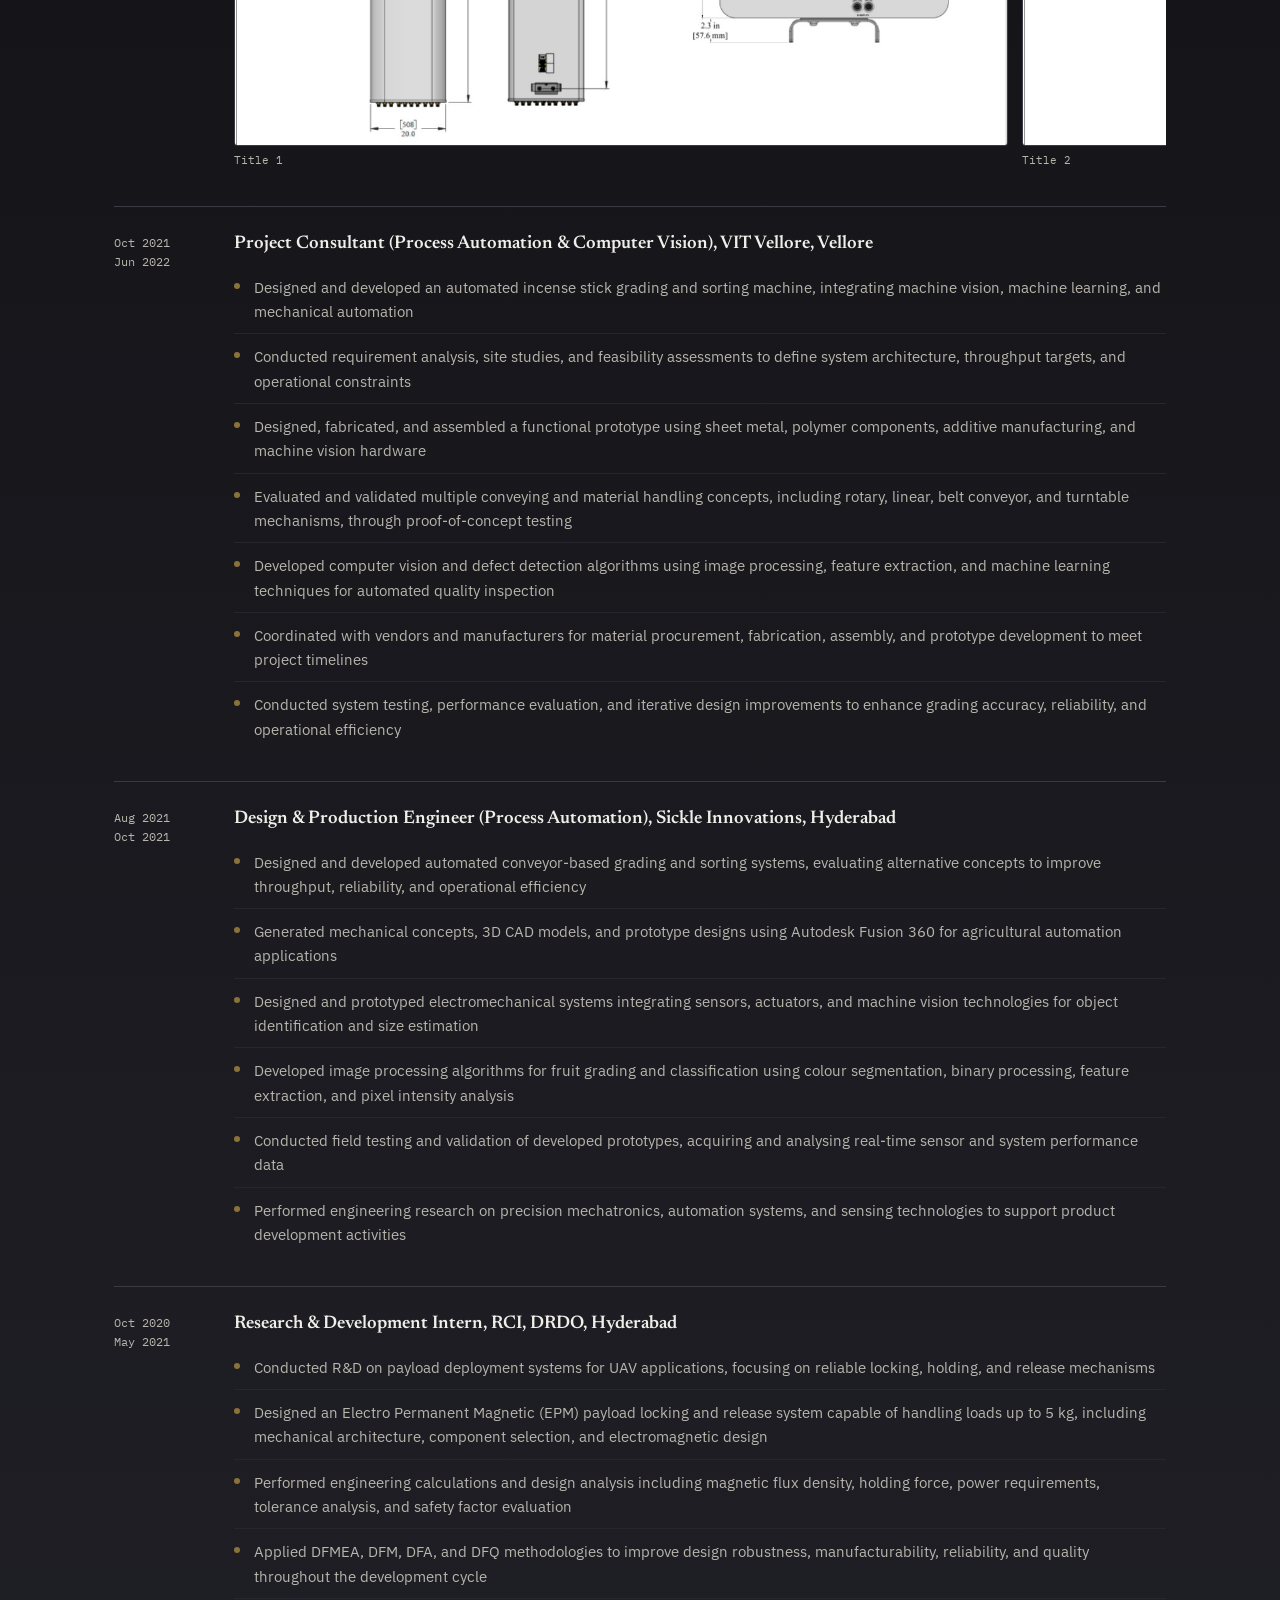
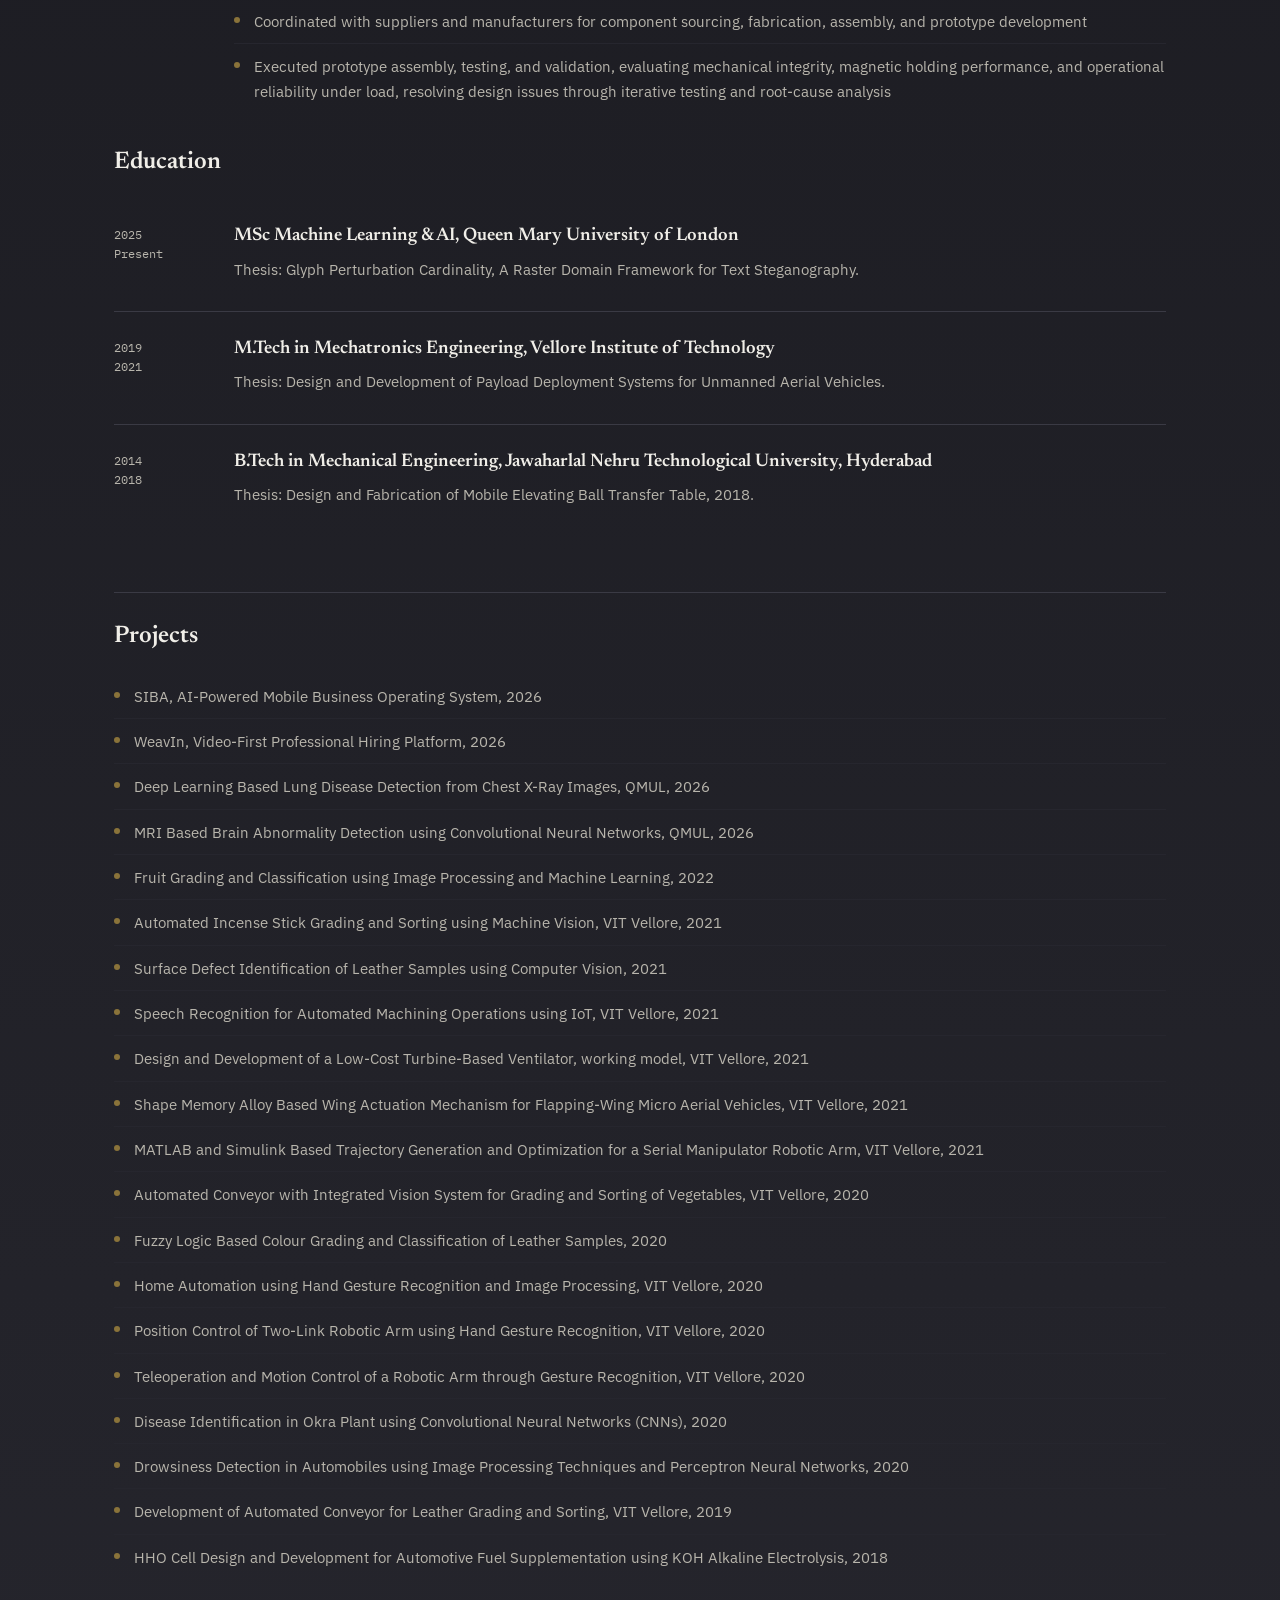
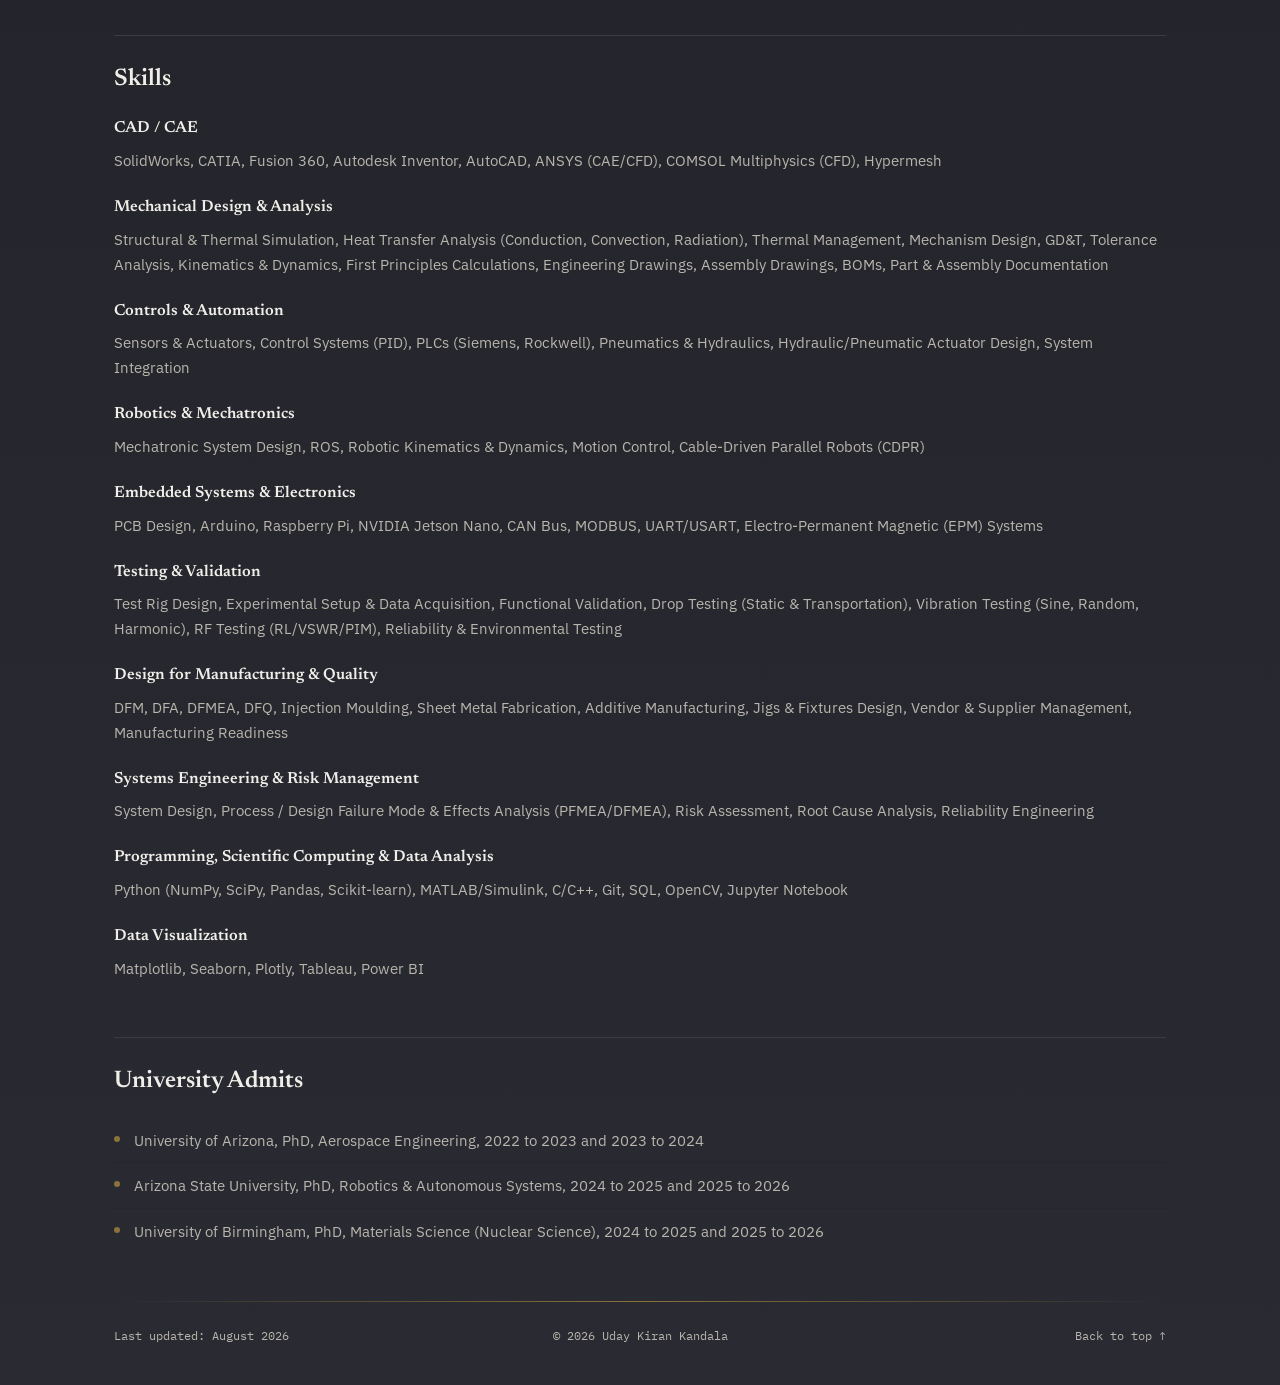
<file: engineering-FINAL.html>
<!DOCTYPE html>
<html lang="en">
<head>
<meta charset="UTF-8">
<meta name="viewport" content="width=device-width, initial-scale=1.0">
<title>A V Uday Kiran Kandala | Engineering</title>
<link rel="stylesheet" href="style.css">
</head>
<body>

<canvas id="starCanvas" class="bg-stars-canvas"></canvas>

<header class="site-header">
  <nav class="tabs" aria-label="Site sections">
    <a href="index.html">Bio</a>
    <a href="engineering.html" class="active">Engineering</a>
    <a href="research.html">Research</a>
    <a href="policy.html">Policy</a>
  </nav>
</header>

<main id="page-top">
  <p class="page-dek">
    As a multidisciplinary engineer, I have received full-time offers spanning
    mechanical, mechatronics, robotics, and software/ML engineering (agriculture
    automation, software, telecommunications, defence, warehouse automation, industrial
    automation), including senior, team-lead, and manager level roles with sponsored
    offers across India, the UK, and Germany.
  </p>

  <section class="reveal">
    <h2 class="section-title">Experience</h2>

    <div class="entry">
      <div class="entry-date">Aug 2024<br>Jul 2025</div>
      <div>
        <h3>Mechatronics Engineer, Freelance, Hyderabad</h3>
        <ul class="line-list">
          <li>Proposed process automation solutions for special purpose machinery</li>
          <li>Designed consoles and control panel layouts for servers, transformers, and actuator systems</li>
          <li>Produced detailed engineering and assembly drawings for electromechanical equipment supporting power generation infrastructure</li>
          <li>Designed and developed a double-acting pneumatic actuator, including mechanical design, fabrication, assembly, and functional validation</li>
          <li>Developed Cable-Driven Parallel Robot (CDPR) kinematics algorithms and control frameworks for automated pick-and-place operations</li>
        </ul>
      </div>
    </div>

    <div class="entry">
      <div class="entry-date">Aug 2022<br>Jun 2024</div>
      <div>
        <h3>Mechanical Engineer II (R&amp;D, Telecommunications), JMA Wireless, Hyderabad</h3>
        <ul class="line-list">
          <li>Led cross-functional teams across mechanical design, prototyping, NPI builds, and mechanical/RF validation for multiple macro base station antenna programs serving global telecommunications markets</li>
          <li>Designed and delivered macro base station antennas (MX08FRO665-02, MX12FIT765-HG, MX12FIT865-HG), expanding the company's beamforming and high-gain antenna portfolio</li>
          <li>Supported development of 8-port macro antenna products (MX08FRO465-02, MX08FRO865-02) from concept through prototype validation</li>
          <li>Conducted R&amp;D on lens antenna architectures (Mid-Band Lens, Luneburg Lens, High-Band Lens), contributing to a CBRS-related patent application</li>
          <li>Designed and developed macro antenna systems, injection-moulded plastic parts, sheet metal components, PCBs, electromechanical assemblies, and supporting hardware from concept through production</li>
          <li>Created detailed 3D CAD models, manufacturing drawings, assembly drawings, BOMs, and engineering documentation to support prototype, pre-production, and production builds</li>
          <li>Performed structural and thermal simulations using ANSYS and COMSOL, supporting design optimisation, mechanical integrity assessment, and product performance improvements</li>
          <li>Executed DFMEA, DFM, DFA, and DFQ activities throughout NPI/NPD programs to improve manufacturability, reliability, quality, and cost-effectiveness</li>
          <li>Developed jigs, fixtures, and assembly tooling, reducing manufacturing effort and improving assembly efficiency across multiple product lines</li>
          <li>Executed reliability and environmental testing including drop (static &amp; transportation), vibration (sine, random, harmonic), and RF validation (RL/VSWR/PIM)</li>
        </ul>
        <div class="entry-gallery">
          <figure>
            <img src="jma-1.jpg" alt="JMA Wireless image 1">
            <figcaption>Title 1</figcaption>
          </figure>
          <figure>
            <img src="jma-2.jpg" alt="JMA Wireless image 2">
            <figcaption>Title 2</figcaption>
          </figure>
          <figure>
            <img src="jma-3.jpg" alt="JMA Wireless image 3">
            <figcaption>Title 3</figcaption>
          </figure>
          <figure>
            <img src="jma-4.jpg" alt="JMA Wireless image 4">
            <figcaption>Title 4</figcaption>
          </figure>
          <figure>
            <img src="jma-5.jpg" alt="JMA Wireless image 5">
            <figcaption>Title 5</figcaption>
          </figure>
          <figure>
            <img src="jma-6.jpg" alt="JMA Wireless image 6">
            <figcaption>Title 6</figcaption>
          </figure>
        </div>
      </div>
    </div>

    <div class="entry">
      <div class="entry-date">Oct 2021<br>Jun 2022</div>
      <div>
        <h3>Project Consultant (Process Automation &amp; Computer Vision), VIT Vellore, Vellore</h3>
        <ul class="line-list">
          <li>Designed and developed an automated incense stick grading and sorting machine, integrating machine vision, machine learning, and mechanical automation</li>
          <li>Conducted requirement analysis, site studies, and feasibility assessments to define system architecture, throughput targets, and operational constraints</li>
          <li>Designed, fabricated, and assembled a functional prototype using sheet metal, polymer components, additive manufacturing, and machine vision hardware</li>
          <li>Evaluated and validated multiple conveying and material handling concepts, including rotary, linear, belt conveyor, and turntable mechanisms, through proof-of-concept testing</li>
          <li>Developed computer vision and defect detection algorithms using image processing, feature extraction, and machine learning techniques for automated quality inspection</li>
          <li>Coordinated with vendors and manufacturers for material procurement, fabrication, assembly, and prototype development to meet project timelines</li>
          <li>Conducted system testing, performance evaluation, and iterative design improvements to enhance grading accuracy, reliability, and operational efficiency</li>
        </ul>
      </div>
    </div>

    <div class="entry">
      <div class="entry-date">Aug 2021<br>Oct 2021</div>
      <div>
        <h3>Design &amp; Production Engineer (Process Automation), Sickle Innovations, Hyderabad</h3>
        <ul class="line-list">
          <li>Designed and developed automated conveyor-based grading and sorting systems, evaluating alternative concepts to improve throughput, reliability, and operational efficiency</li>
          <li>Generated mechanical concepts, 3D CAD models, and prototype designs using Autodesk Fusion 360 for agricultural automation applications</li>
          <li>Designed and prototyped electromechanical systems integrating sensors, actuators, and machine vision technologies for object identification and size estimation</li>
          <li>Developed image processing algorithms for fruit grading and classification using colour segmentation, binary processing, feature extraction, and pixel intensity analysis</li>
          <li>Conducted field testing and validation of developed prototypes, acquiring and analysing real-time sensor and system performance data</li>
          <li>Performed engineering research on precision mechatronics, automation systems, and sensing technologies to support product development activities</li>
        </ul>
      </div>
    </div>

    <div class="entry">
      <div class="entry-date">Oct 2020<br>May 2021</div>
      <div>
        <h3>Research &amp; Development Intern, RCI, DRDO, Hyderabad</h3>
        <ul class="line-list">
          <li>Conducted R&amp;D on payload deployment systems for UAV applications, focusing on reliable locking, holding, and release mechanisms</li>
          <li>Designed an Electro Permanent Magnetic (EPM) payload locking and release system capable of handling loads up to 5 kg, including mechanical architecture, component selection, and electromagnetic design</li>
          <li>Performed engineering calculations and design analysis including magnetic flux density, holding force, power requirements, tolerance analysis, and safety factor evaluation</li>
          <li>Applied DFMEA, DFM, DFA, and DFQ methodologies to improve design robustness, manufacturability, reliability, and quality throughout the development cycle</li>
          <li>Coordinated with suppliers and manufacturers for component sourcing, fabrication, assembly, and prototype development</li>
          <li>Executed prototype assembly, testing, and validation, evaluating mechanical integrity, magnetic holding performance, and operational reliability under load, resolving design issues through iterative testing and root-cause analysis</li>
        </ul>
      </div>
    </div>
  </section>

  <section class="reveal">
  <section class="reveal">
    <h2 class="section-title">Education</h2>
    <div class="entry">
      <div class="entry-date">2025<br>Present</div>
      <div>
        <h3>MSc Machine Learning &amp; AI, Queen Mary University of London</h3>
        <p>Thesis: Glyph Perturbation Cardinality, A Raster Domain Framework for Text Steganography.</p>
      </div>
    </div>
    <div class="entry">
      <div class="entry-date">2019<br>2021</div>
      <div>
        <h3>M.Tech in Mechatronics Engineering, Vellore Institute of Technology</h3>
        <p>Thesis: Design and Development of Payload Deployment Systems for Unmanned Aerial Vehicles.</p>
      </div>
    </div>
    <div class="entry">
      <div class="entry-date">2014<br>2018</div>
      <div>
        <h3>B.Tech in Mechanical Engineering, Jawaharlal Nehru Technological University, Hyderabad</h3>
        <p>Thesis: Design and Fabrication of Mobile Elevating Ball Transfer Table, 2018.</p>
      </div>
    </div>
  </section>

  <section class="reveal">
    <h2 class="section-title">Projects</h2>
    <ul class="line-list">
      <li>SIBA, AI-Powered Mobile Business Operating System, 2026</li>
      <li>WeavIn, Video-First Professional Hiring Platform, 2026</li>
      <li>Deep Learning Based Lung Disease Detection from Chest X-Ray Images, QMUL, 2026</li>
      <li>MRI Based Brain Abnormality Detection using Convolutional Neural Networks, QMUL, 2026</li>
      <li>Fruit Grading and Classification using Image Processing and Machine Learning, 2022</li>
      <li>Automated Incense Stick Grading and Sorting using Machine Vision, VIT Vellore, 2021</li>
      <li>Surface Defect Identification of Leather Samples using Computer Vision, 2021</li>
      <li>Speech Recognition for Automated Machining Operations using IoT, VIT Vellore, 2021</li>
      <li>Design and Development of a Low-Cost Turbine-Based Ventilator, working model, VIT Vellore, 2021</li>
      <li>Shape Memory Alloy Based Wing Actuation Mechanism for Flapping-Wing Micro Aerial Vehicles, VIT Vellore, 2021</li>
      <li>MATLAB and Simulink Based Trajectory Generation and Optimization for a Serial Manipulator Robotic Arm, VIT Vellore, 2021</li>
      <li>Automated Conveyor with Integrated Vision System for Grading and Sorting of Vegetables, VIT Vellore, 2020</li>
      <li>Fuzzy Logic Based Colour Grading and Classification of Leather Samples, 2020</li>
      <li>Home Automation using Hand Gesture Recognition and Image Processing, VIT Vellore, 2020</li>
      <li>Position Control of Two-Link Robotic Arm using Hand Gesture Recognition, VIT Vellore, 2020</li>
      <li>Teleoperation and Motion Control of a Robotic Arm through Gesture Recognition, VIT Vellore, 2020</li>
      <li>Disease Identification in Okra Plant using Convolutional Neural Networks (CNNs), 2020</li>
      <li>Drowsiness Detection in Automobiles using Image Processing Techniques and Perceptron Neural Networks, 2020</li>
      <li>Development of Automated Conveyor for Leather Grading and Sorting, VIT Vellore, 2019</li>
      <li>HHO Cell Design and Development for Automotive Fuel Supplementation using KOH Alkaline Electrolysis, 2018</li>
    </ul>
  </section>

  <section class="reveal">
    <h2 class="section-title">Skills</h2>

    <h3 class="skill-cat">CAD / CAE</h3>
    <p class="skill-list">SolidWorks, CATIA, Fusion 360, Autodesk Inventor, AutoCAD, ANSYS (CAE/CFD), COMSOL Multiphysics (CFD), Hypermesh</p>

    <h3 class="skill-cat">Mechanical Design &amp; Analysis</h3>
    <p class="skill-list">Structural &amp; Thermal Simulation, Heat Transfer Analysis (Conduction, Convection, Radiation), Thermal Management, Mechanism Design, GD&amp;T, Tolerance Analysis, Kinematics &amp; Dynamics, First Principles Calculations, Engineering Drawings, Assembly Drawings, BOMs, Part &amp; Assembly Documentation</p>

    <h3 class="skill-cat">Controls &amp; Automation</h3>
    <p class="skill-list">Sensors &amp; Actuators, Control Systems (PID), PLCs (Siemens, Rockwell), Pneumatics &amp; Hydraulics, Hydraulic/Pneumatic Actuator Design, System Integration</p>

    <h3 class="skill-cat">Robotics &amp; Mechatronics</h3>
    <p class="skill-list">Mechatronic System Design, ROS, Robotic Kinematics &amp; Dynamics, Motion Control, Cable-Driven Parallel Robots (CDPR)</p>

    <h3 class="skill-cat">Embedded Systems &amp; Electronics</h3>
    <p class="skill-list">PCB Design, Arduino, Raspberry Pi, NVIDIA Jetson Nano, CAN Bus, MODBUS, UART/USART, Electro-Permanent Magnetic (EPM) Systems</p>

    <h3 class="skill-cat">Testing &amp; Validation</h3>
    <p class="skill-list">Test Rig Design, Experimental Setup &amp; Data Acquisition, Functional Validation, Drop Testing (Static &amp; Transportation), Vibration Testing (Sine, Random, Harmonic), RF Testing (RL/VSWR/PIM), Reliability &amp; Environmental Testing</p>

    <h3 class="skill-cat">Design for Manufacturing &amp; Quality</h3>
    <p class="skill-list">DFM, DFA, DFMEA, DFQ, Injection Moulding, Sheet Metal Fabrication, Additive Manufacturing, Jigs &amp; Fixtures Design, Vendor &amp; Supplier Management, Manufacturing Readiness</p>

    <h3 class="skill-cat">Systems Engineering &amp; Risk Management</h3>
    <p class="skill-list">System Design, Process / Design Failure Mode &amp; Effects Analysis (PFMEA/DFMEA), Risk Assessment, Root Cause Analysis, Reliability Engineering</p>

    <h3 class="skill-cat">Programming, Scientific Computing &amp; Data Analysis</h3>
    <p class="skill-list">Python (NumPy, SciPy, Pandas, Scikit-learn), MATLAB/Simulink, C/C++, Git, SQL, OpenCV, Jupyter Notebook</p>

    <h3 class="skill-cat">Data Visualization</h3>
    <p class="skill-list">Matplotlib, Seaborn, Plotly, Tableau, Power BI</p>
  </section>

  <section class="reveal">
    <h2 class="section-title">University Admits</h2>
    <ul class="line-list">
      <li>University of Arizona, PhD, Aerospace Engineering, 2022 to 2023 and 2023 to 2024</li>
      <li>Arizona State University, PhD, Robotics &amp; Autonomous Systems, 2024 to 2025 and 2025 to 2026</li>
      <li>University of Birmingham, PhD, Materials Science (Nuclear Science), 2024 to 2025 and 2025 to 2026</li>
    </ul>
  </section>
</main>

<footer class="site-footer">
  <div class="footer-line"></div>
  <div class="footer-row">
    <span class="footer-updated">Last updated: August 2026</span>
    <span class="footer-copyright">&copy; 2026 Uday Kiran Kandala</span>
    <a href="#page-top" class="footer-top-link">Back to top &uarr;</a>
  </div>
</footer>

<script>
  const canvas = document.getElementById('starCanvas');
  const ctx = canvas.getContext('2d');
  const prefersReducedMotion = window.matchMedia('(prefers-reduced-motion: reduce)').matches;

  let w, h;
  const CELL = 22;
  const GAP = 3;
  let cols, rows;

  function resize() {
    w = canvas.width = window.innerWidth;
    h = canvas.height = window.innerHeight;
    cols = Math.ceil(w / CELL);
    rows = Math.ceil(h / CELL);
  }
  resize();
  window.addEventListener('resize', resize);

  let mouseX = -9999, mouseY = -9999;
  let hoveredIdx = -1;
  let overCanvas = false;

  document.addEventListener('mousemove', (e) => {
    mouseX = e.clientX;
    mouseY = e.clientY;
    overCanvas = true;
    const col = Math.floor(mouseX / CELL);
    const row = Math.floor(mouseY / CELL);
    if (col >= 0 && col < cols && row >= 0 && row < rows) {
      hoveredIdx = row * cols + col;
    } else {
      hoveredIdx = -1;
    }
  }, { passive: true });

  document.addEventListener('mouseleave', () => {
    overCanvas = false;
    hoveredIdx = -1;
  });

  const active = new Map();
  const EASE_IN = 0.28;
  const EASE_OUT = 0.14;

  function animate() {
    ctx.clearRect(0, 0, w, h);

    if (hoveredIdx !== -1 && overCanvas && !active.has(hoveredIdx)) {
      active.set(hoveredIdx, 0);
    }

    for (const [idx, val] of active) {
      const isTarget = idx === hoveredIdx && overCanvas;
      const target = isTarget ? 1 : 0;
      const ease = isTarget ? EASE_IN : EASE_OUT;
      let a = val + (target - val) * ease;

      if (!isTarget && a < 0.01) {
        active.delete(idx);
        continue;
      }
      active.set(idx, a);

      const row = Math.floor(idx / cols);
      const col = idx % cols;
      const baseSize = CELL - GAP;
      const cx = col * CELL + baseSize / 2;
      const cy = row * CELL + baseSize / 2;

      const glowR = baseSize * 2.2 * a;
      if (glowR > 1) {
        const bgGlow = ctx.createRadialGradient(cx, cy, 0, cx, cy, glowR);
        bgGlow.addColorStop(0, `rgba(232, 205, 138, ${0.35 * a})`);
        bgGlow.addColorStop(1, 'rgba(232, 205, 138, 0)');
        ctx.fillStyle = bgGlow;
        ctx.beginPath();
        ctx.arc(cx, cy, glowR, 0, Math.PI * 2);
        ctx.fill();
      }

      const size = baseSize * (1 + a * 0.9);
      const px = cx - size / 2;
      const py = cy - size / 2;

      const grad = ctx.createLinearGradient(px, py, px + size, py + size);
      grad.addColorStop(0, `rgba(255, 255, 255, ${a})`);
      grad.addColorStop(0.5, `rgba(232, 205, 138, ${a})`);
      grad.addColorStop(1, `rgba(150, 118, 58, ${a * 0.85})`);

      ctx.shadowColor = `rgba(232, 205, 138, ${a * 0.85})`;
      ctx.shadowBlur = 18 * a;
      ctx.fillStyle = grad;
      ctx.fillRect(px, py, size, size);
      ctx.shadowBlur = 0;
    }

    if (!prefersReducedMotion) requestAnimationFrame(animate);
  }

  if (prefersReducedMotion) {
    ctx.clearRect(0, 0, w, h);
  } else {
    animate();
  }
</script>

<script>
  const siteHeader = document.querySelector('.site-header');
  function updateHeaderState() {
    if (window.scrollY > 40) {
      siteHeader.classList.add('is-scrolled');
    } else {
      siteHeader.classList.remove('is-scrolled');
    }
  }
  window.addEventListener('scroll', updateHeaderState, { passive: true });
  updateHeaderState();
</script>

<script>
  const revealEls = document.querySelectorAll('.reveal');
  if ('IntersectionObserver' in window && revealEls.length) {
    const io = new IntersectionObserver((entries) => {
      entries.forEach((entry) => {
        if (entry.isIntersecting) {
          entry.target.classList.add('is-visible');
          io.unobserve(entry.target);
        }
      });
    }, { threshold: 0.12, rootMargin: '0px 0px -40px 0px' });
    revealEls.forEach((el) => io.observe(el));
  } else {
    revealEls.forEach((el) => el.classList.add('is-visible'));
  }
</script>

</body>
</html>
</file>
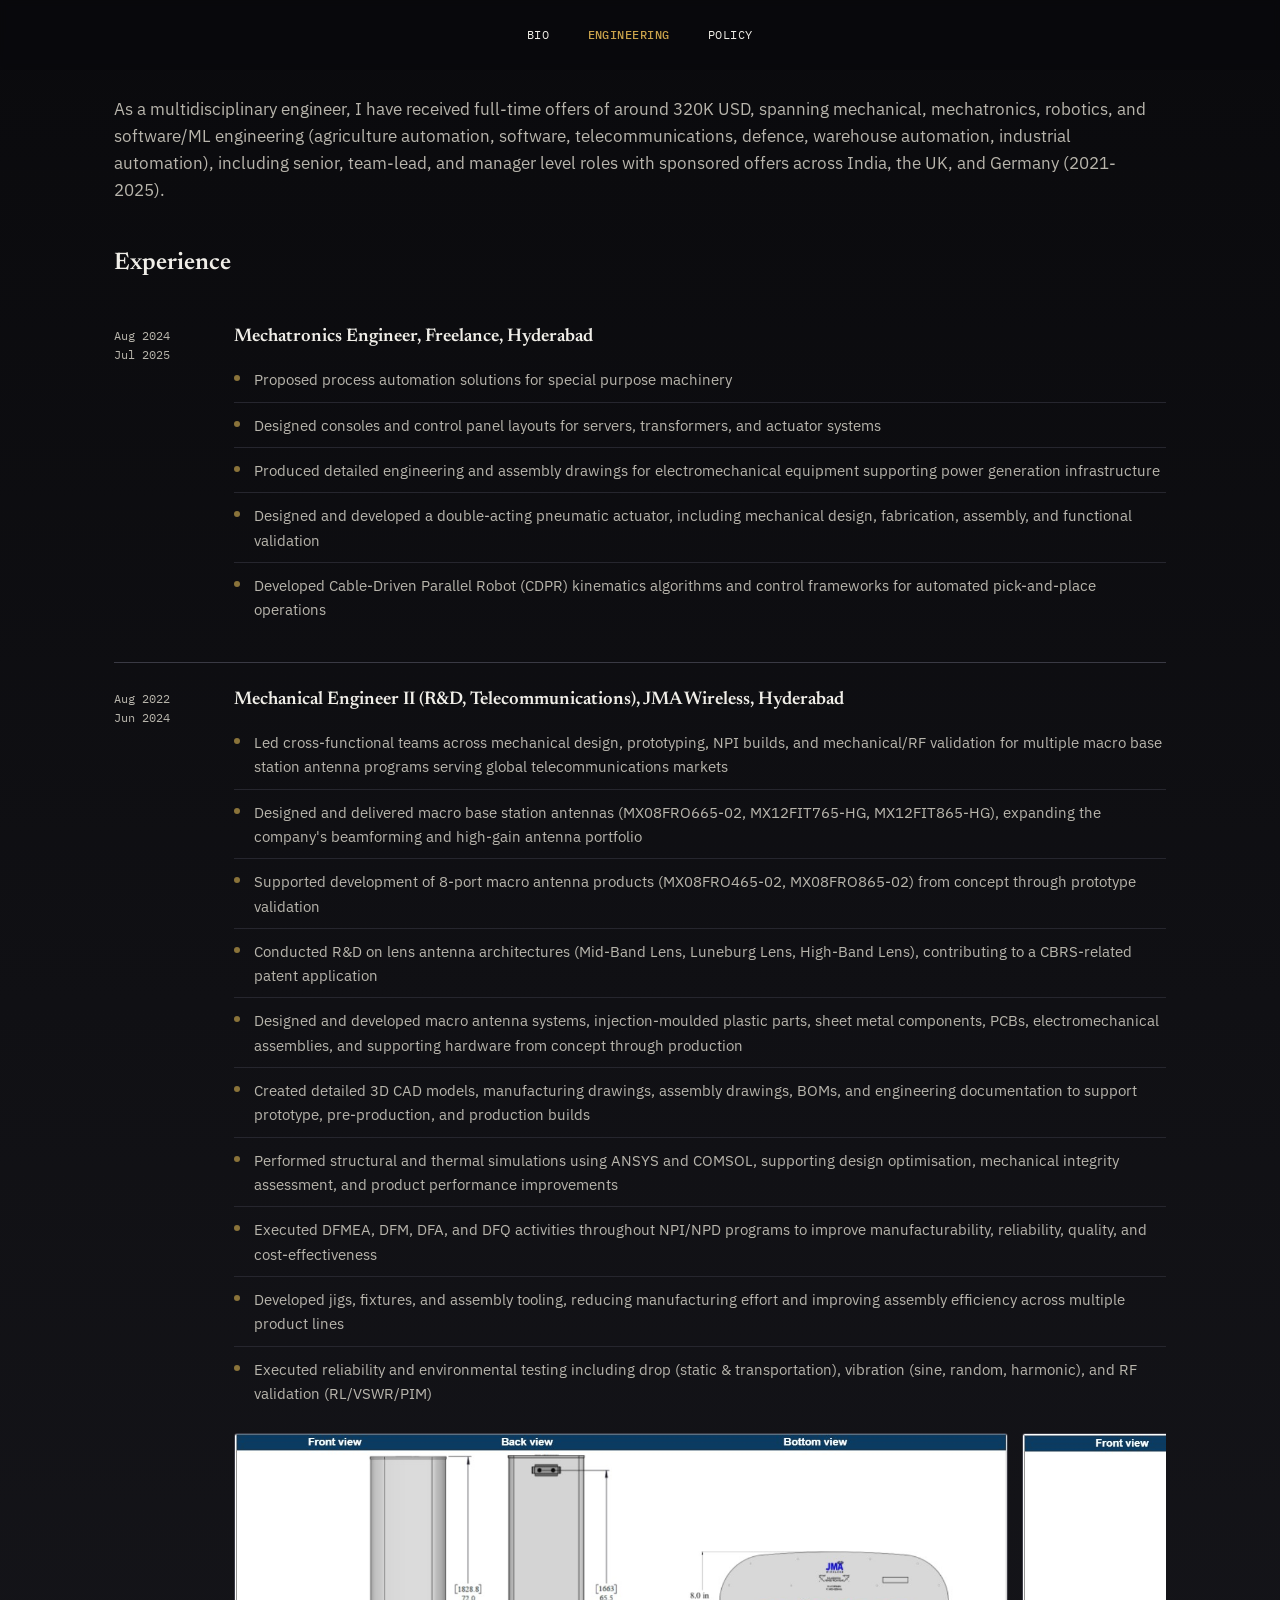
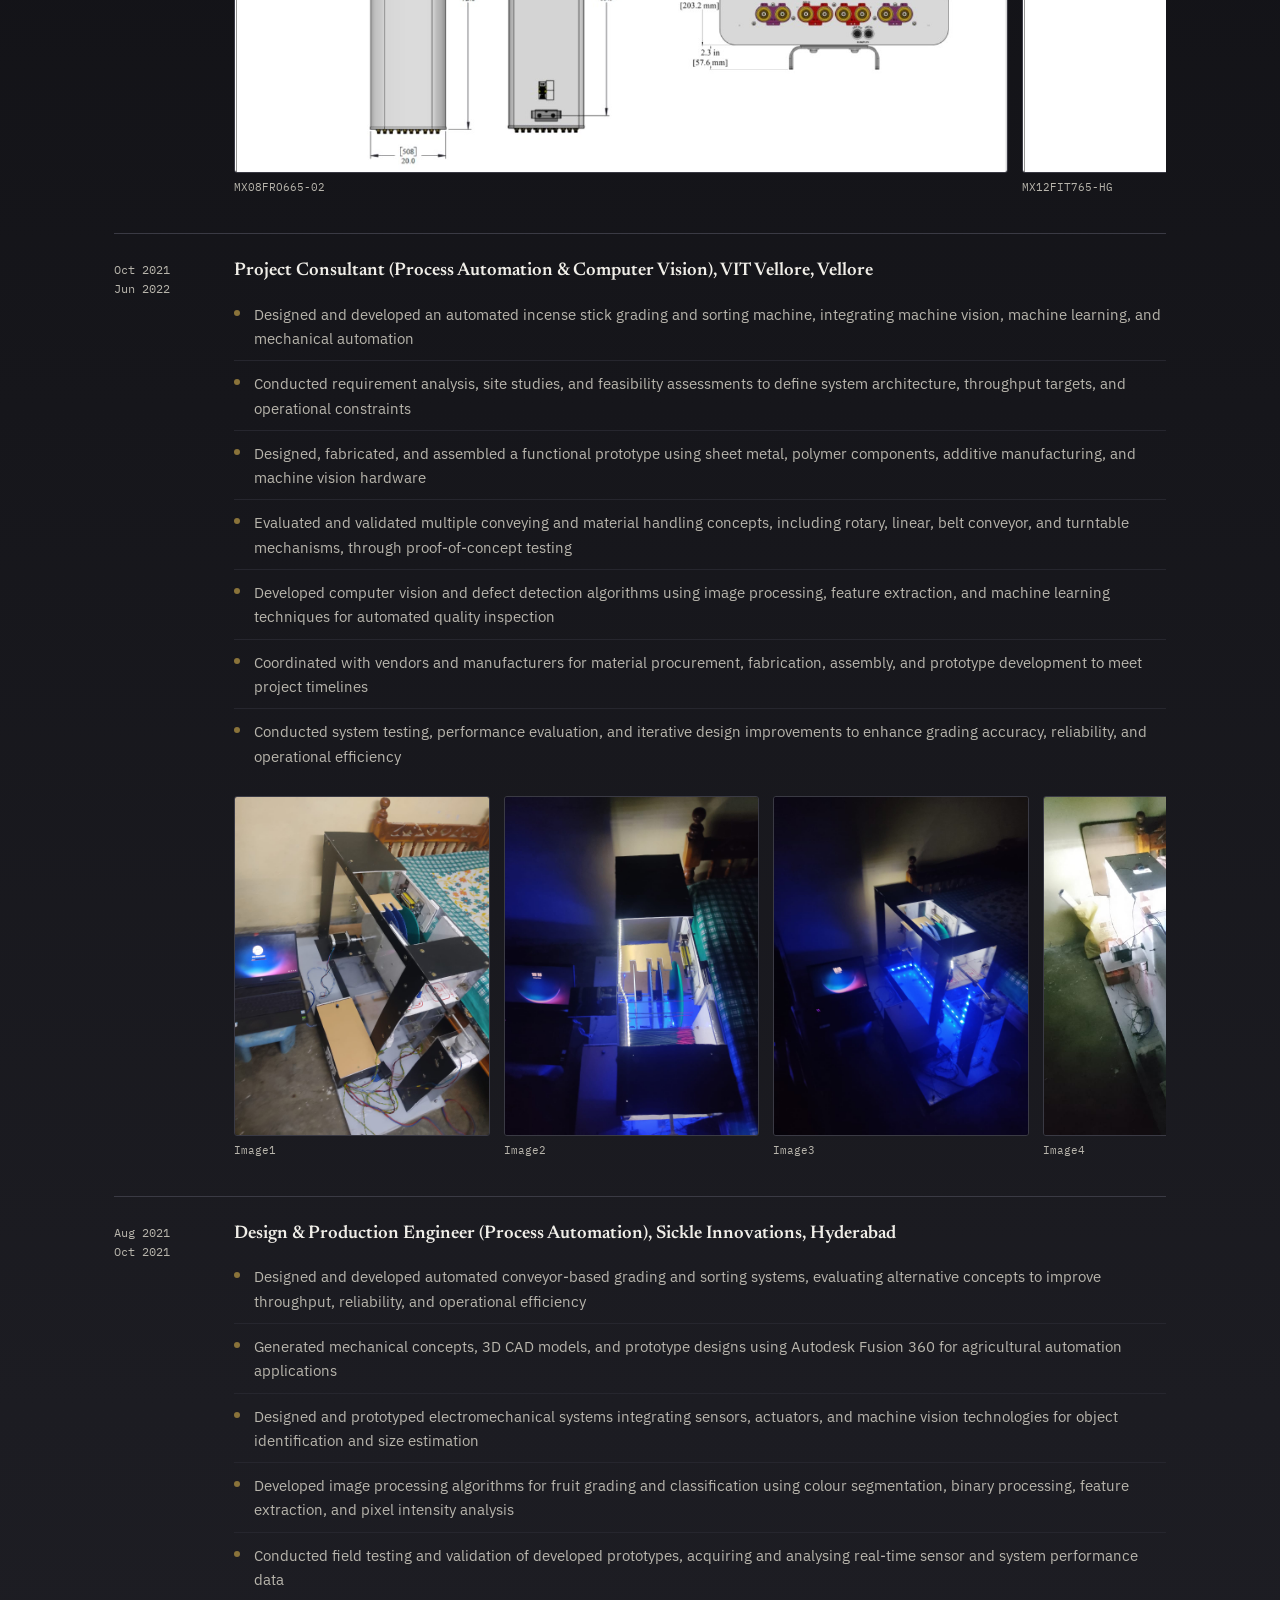
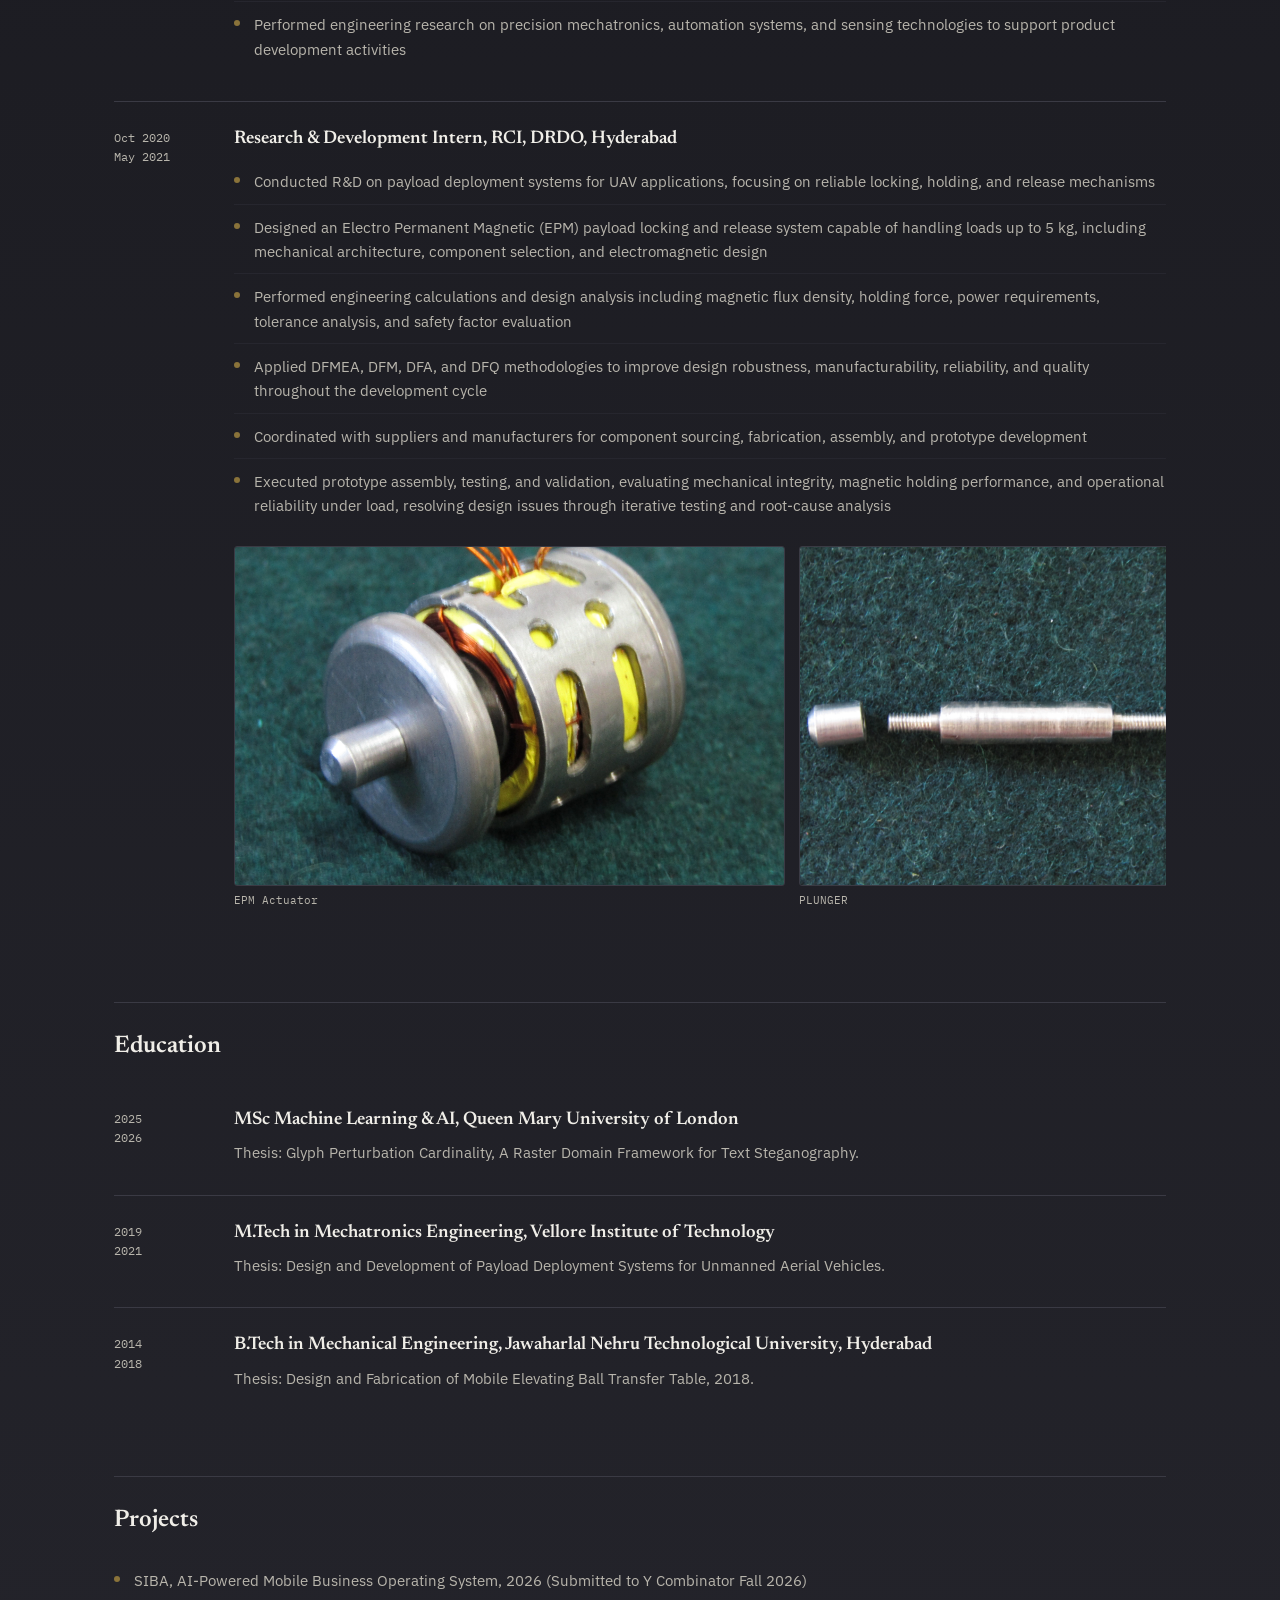
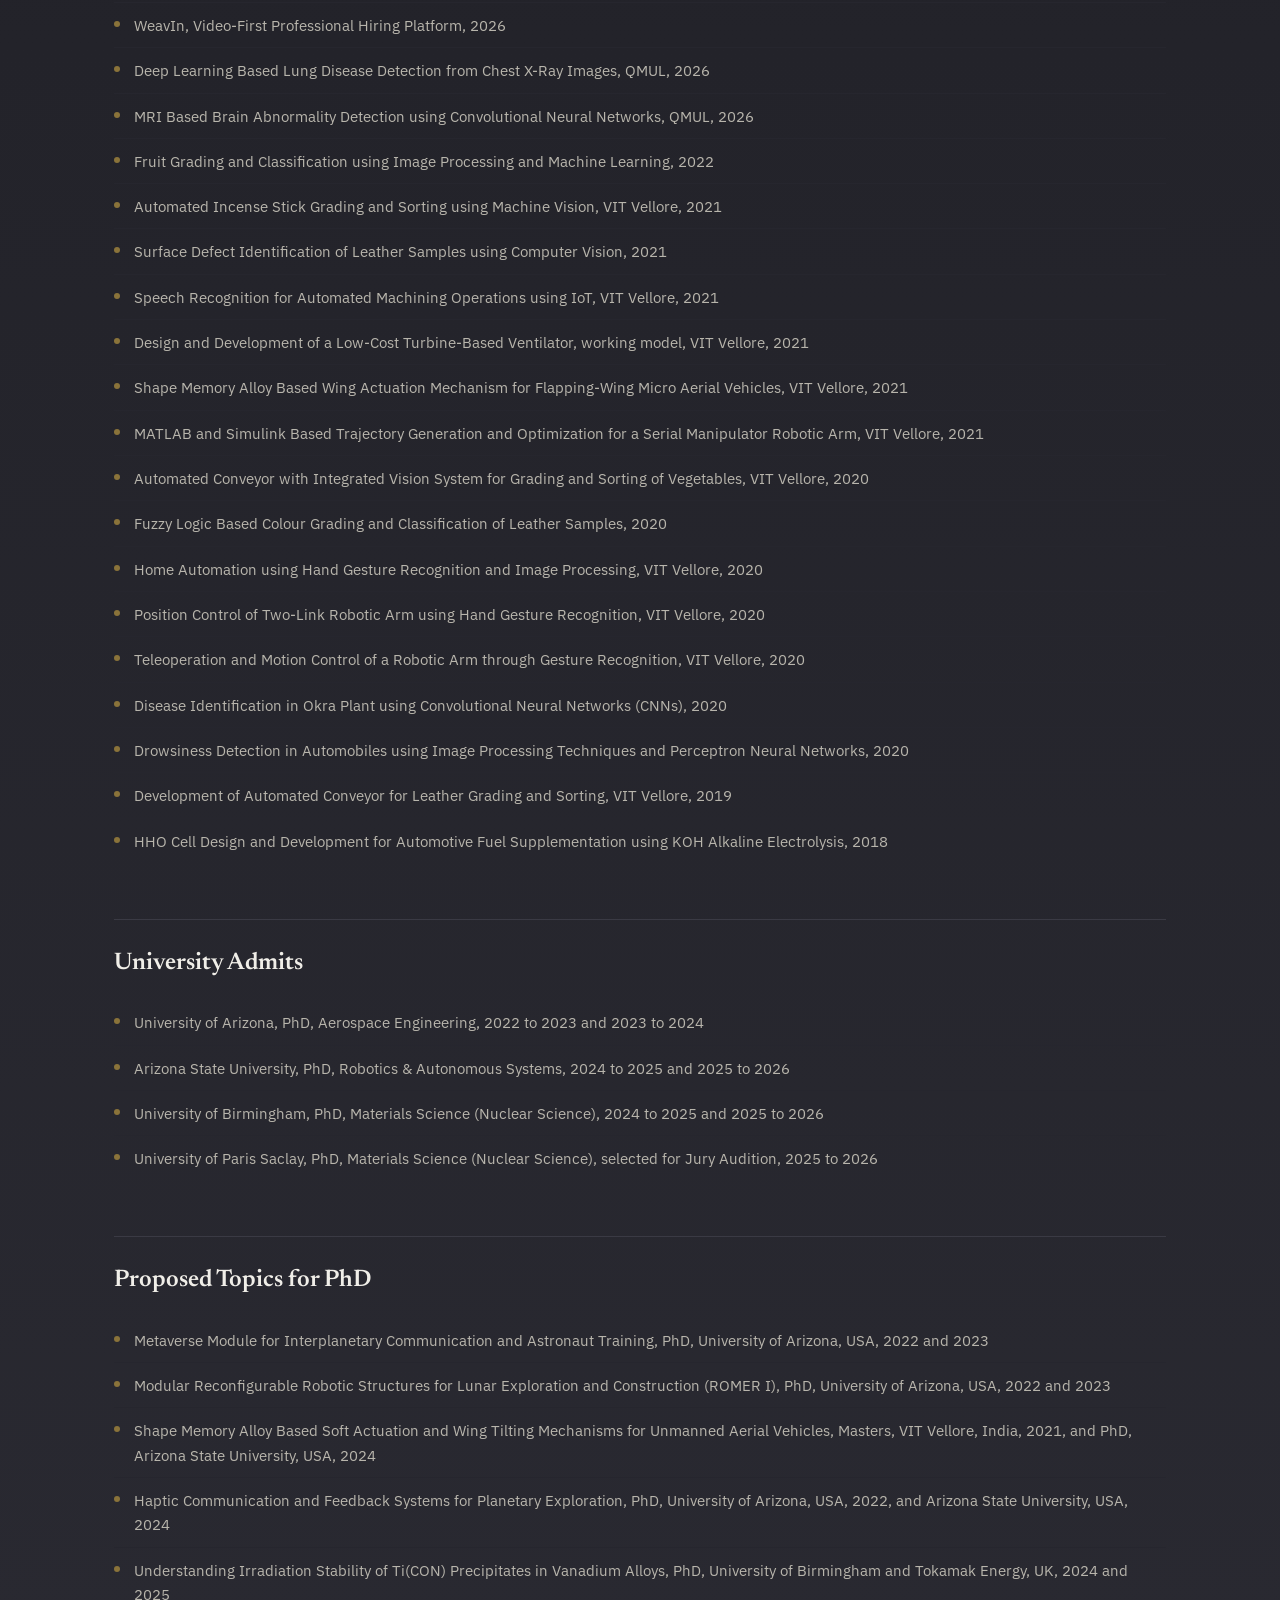
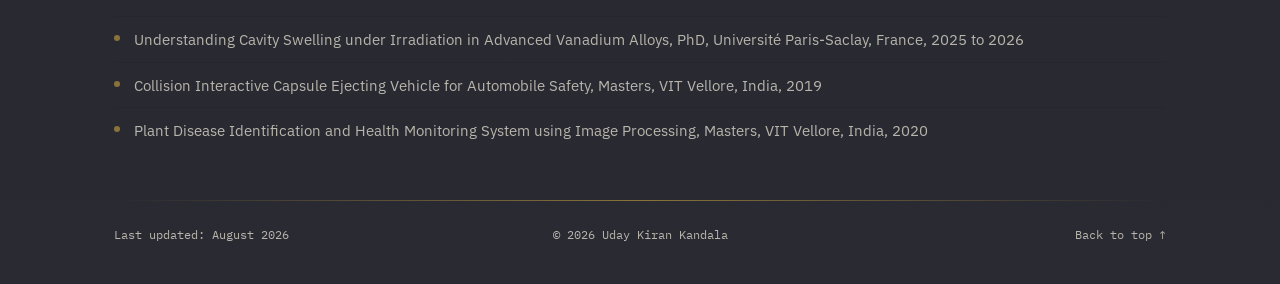
<file: engineering.html>
<!DOCTYPE html>
<html lang="en">
<head>
<meta charset="UTF-8">
<meta name="viewport" content="width=device-width, initial-scale=1.0">
<title>A V Uday Kiran Kandala | Engineering</title>
<link rel="stylesheet" href="style.css">
</head>
<body>

<canvas id="starCanvas" class="bg-stars-canvas"></canvas>

<header class="site-header">
  <nav class="tabs" aria-label="Site sections">
    <a href="index.html">Bio</a>
    <a href="engineering.html" class="active">Engineering</a>
    <a href="policy.html">Policy</a>
  </nav>
</header>

<main id="page-top">
  <p class="page-dek">
    As a multidisciplinary engineer, I have received full-time offers of around 320K USD, spanning
    mechanical, mechatronics, robotics, and software/ML engineering (agriculture
    automation, software, telecommunications, defence, warehouse automation, industrial
    automation), including senior, team-lead, and manager level roles with sponsored
    offers across India, the UK, and Germany (2021-2025).
  </p>

  <section class="reveal">
    <h2 class="section-title">Experience</h2>

    <div class="entry">
      <div class="entry-date">Aug 2024<br>Jul 2025</div>
      <div>
        <h3>Mechatronics Engineer, Freelance, Hyderabad</h3>
        <ul class="line-list">
          <li>Proposed process automation solutions for special purpose machinery</li>
          <li>Designed consoles and control panel layouts for servers, transformers, and actuator systems</li>
          <li>Produced detailed engineering and assembly drawings for electromechanical equipment supporting power generation infrastructure</li>
          <li>Designed and developed a double-acting pneumatic actuator, including mechanical design, fabrication, assembly, and functional validation</li>
          <li>Developed Cable-Driven Parallel Robot (CDPR) kinematics algorithms and control frameworks for automated pick-and-place operations</li>
        </ul>
      </div>
    </div>

    <div class="entry">
      <div class="entry-date">Aug 2022<br>Jun 2024</div>
      <div>
        <h3>Mechanical Engineer II (R&amp;D, Telecommunications), JMA Wireless, Hyderabad</h3>
        <ul class="line-list">
          <li>Led cross-functional teams across mechanical design, prototyping, NPI builds, and mechanical/RF validation for multiple macro base station antenna programs serving global telecommunications markets</li>
          <li>Designed and delivered macro base station antennas (MX08FRO665-02, MX12FIT765-HG, MX12FIT865-HG), expanding the company's beamforming and high-gain antenna portfolio</li>
          <li>Supported development of 8-port macro antenna products (MX08FRO465-02, MX08FRO865-02) from concept through prototype validation</li>
          <li>Conducted R&amp;D on lens antenna architectures (Mid-Band Lens, Luneburg Lens, High-Band Lens), contributing to a CBRS-related patent application</li>
          <li>Designed and developed macro antenna systems, injection-moulded plastic parts, sheet metal components, PCBs, electromechanical assemblies, and supporting hardware from concept through production</li>
          <li>Created detailed 3D CAD models, manufacturing drawings, assembly drawings, BOMs, and engineering documentation to support prototype, pre-production, and production builds</li>
          <li>Performed structural and thermal simulations using ANSYS and COMSOL, supporting design optimisation, mechanical integrity assessment, and product performance improvements</li>
          <li>Executed DFMEA, DFM, DFA, and DFQ activities throughout NPI/NPD programs to improve manufacturability, reliability, quality, and cost-effectiveness</li>
          <li>Developed jigs, fixtures, and assembly tooling, reducing manufacturing effort and improving assembly efficiency across multiple product lines</li>
          <li>Executed reliability and environmental testing including drop (static &amp; transportation), vibration (sine, random, harmonic), and RF validation (RL/VSWR/PIM)</li>
        </ul>
        <div class="entry-gallery">
          <figure>
            <img src="jma-1.jpg" alt="JMA Wireless image 1">
            <figcaption>MX08FRO665-02</figcaption>
          </figure>
          <figure>
            <img src="jma-2.jpg" alt="JMA Wireless image 2">
            <figcaption>MX12FIT765-HG</figcaption>
          </figure>
          <figure>
            <img src="jma-3.jpg" alt="JMA Wireless image 3">
            <figcaption>MX08FRO865-02</figcaption>
          </figure>
          <figure>
            <img src="jma-4.jpg" alt="JMA Wireless image 4">
            <figcaption>MX08FRO465-02</figcaption>
          </figure>
          <figure>
            <img src="jma-5.jpg" alt="JMA Wireless image 5">
            <figcaption>LUNEBURG LENS</figcaption>
          </figure>
          <figure>
            <img src="jma-6.jpg" alt="JMA Wireless image 6">
            <figcaption>CBRS LENS</figcaption>
          </figure>
        </div>
      </div>
    </div>

    <div class="entry">
      <div class="entry-date">Oct 2021<br>Jun 2022</div>
      <div>
        <h3>Project Consultant (Process Automation &amp; Computer Vision), VIT Vellore, Vellore</h3>
        <ul class="line-list">
          <li>Designed and developed an automated incense stick grading and sorting machine, integrating machine vision, machine learning, and mechanical automation</li>
          <li>Conducted requirement analysis, site studies, and feasibility assessments to define system architecture, throughput targets, and operational constraints</li>
          <li>Designed, fabricated, and assembled a functional prototype using sheet metal, polymer components, additive manufacturing, and machine vision hardware</li>
          <li>Evaluated and validated multiple conveying and material handling concepts, including rotary, linear, belt conveyor, and turntable mechanisms, through proof-of-concept testing</li>
          <li>Developed computer vision and defect detection algorithms using image processing, feature extraction, and machine learning techniques for automated quality inspection</li>
          <li>Coordinated with vendors and manufacturers for material procurement, fabrication, assembly, and prototype development to meet project timelines</li>
          <li>Conducted system testing, performance evaluation, and iterative design improvements to enhance grading accuracy, reliability, and operational efficiency</li>
        </ul>
        <div class="entry-gallery">
          <figure>
            <img src="vit-1.jpg" alt="VIT Vellore project image 1">
            <figcaption>Image1</figcaption>
          </figure>
          <figure>
            <img src="vit-2.jpg" alt="VIT Vellore project image 2">
            <figcaption>Image2</figcaption>
          </figure>
          <figure>
            <img src="vit-3.jpg" alt="VIT Vellore project image 3">
            <figcaption>Image3</figcaption>
          </figure>
          <figure>
            <img src="vit-4.jpg" alt="VIT Vellore project image 4">
            <figcaption>Image4</figcaption>
          </figure>
          <figure>
            <img src="vit-5.jpg" alt="VIT Vellore project image 5">
            <figcaption>Image5</figcaption>
          </figure>
        </div>
      </div>
    </div>

    <div class="entry">
      <div class="entry-date">Aug 2021<br>Oct 2021</div>
      <div>
        <h3>Design &amp; Production Engineer (Process Automation), Sickle Innovations, Hyderabad</h3>
        <ul class="line-list">
          <li>Designed and developed automated conveyor-based grading and sorting systems, evaluating alternative concepts to improve throughput, reliability, and operational efficiency</li>
          <li>Generated mechanical concepts, 3D CAD models, and prototype designs using Autodesk Fusion 360 for agricultural automation applications</li>
          <li>Designed and prototyped electromechanical systems integrating sensors, actuators, and machine vision technologies for object identification and size estimation</li>
          <li>Developed image processing algorithms for fruit grading and classification using colour segmentation, binary processing, feature extraction, and pixel intensity analysis</li>
          <li>Conducted field testing and validation of developed prototypes, acquiring and analysing real-time sensor and system performance data</li>
          <li>Performed engineering research on precision mechatronics, automation systems, and sensing technologies to support product development activities</li>
        </ul>
      </div>
    </div>

    <div class="entry">
      <div class="entry-date">Oct 2020<br>May 2021</div>
      <div>
        <h3>Research &amp; Development Intern, RCI, DRDO, Hyderabad</h3>
        <ul class="line-list">
          <li>Conducted R&amp;D on payload deployment systems for UAV applications, focusing on reliable locking, holding, and release mechanisms</li>
          <li>Designed an Electro Permanent Magnetic (EPM) payload locking and release system capable of handling loads up to 5 kg, including mechanical architecture, component selection, and electromagnetic design</li>
          <li>Performed engineering calculations and design analysis including magnetic flux density, holding force, power requirements, tolerance analysis, and safety factor evaluation</li>
          <li>Applied DFMEA, DFM, DFA, and DFQ methodologies to improve design robustness, manufacturability, reliability, and quality throughout the development cycle</li>
          <li>Coordinated with suppliers and manufacturers for component sourcing, fabrication, assembly, and prototype development</li>
          <li>Executed prototype assembly, testing, and validation, evaluating mechanical integrity, magnetic holding performance, and operational reliability under load, resolving design issues through iterative testing and root-cause analysis</li>
        </ul>
        <div class="entry-gallery">
          <figure>
            <img src="drdo-1.jpg" alt="RCI DRDO project image 1">
            <figcaption>EPM Actuator</figcaption>
          </figure>
          <figure>
            <img src="drdo-2.jpg" alt="RCI DRDO project image 2">
            <figcaption>PLUNGER</figcaption>
          </figure>
          <figure>
            <img src="drdo-3.jpg" alt="RCI DRDO project image 3">
            <figcaption>DROPPER</figcaption>
          </figure>
          <figure>
            <img src="drdo-4.jpg" alt="RCI DRDO project image 4">
            <figcaption>CONSOLE</figcaption>
          </figure>
        </div>
      </div>
    </div>
  </section>

  <section class="reveal">
    <h2 class="section-title">Education</h2>
    <div class="entry">
      <div class="entry-date">2025<br>2026</div>
      <div>
        <h3>MSc Machine Learning &amp; AI, Queen Mary University of London</h3>
        <p>Thesis: Glyph Perturbation Cardinality, A Raster Domain Framework for Text Steganography.</p>
      </div>
    </div>
    <div class="entry">
      <div class="entry-date">2019<br>2021</div>
      <div>
        <h3>M.Tech in Mechatronics Engineering, Vellore Institute of Technology</h3>
        <p>Thesis: Design and Development of Payload Deployment Systems for Unmanned Aerial Vehicles.</p>
      </div>
    </div>
    <div class="entry">
      <div class="entry-date">2014<br>2018</div>
      <div>
        <h3>B.Tech in Mechanical Engineering, Jawaharlal Nehru Technological University, Hyderabad</h3>
        <p>Thesis: Design and Fabrication of Mobile Elevating Ball Transfer Table, 2018.</p>
      </div>
    </div>
  </section>

  <section class="reveal">
    <h2 class="section-title">Projects</h2>
    <ul class="line-list">
      <li>SIBA, AI-Powered Mobile Business Operating System, 2026 (Submitted to Y Combinator Fall 2026)</li>
      <li>WeavIn, Video-First Professional Hiring Platform, 2026</li>
      <li>Deep Learning Based Lung Disease Detection from Chest X-Ray Images, QMUL, 2026</li>
      <li>MRI Based Brain Abnormality Detection using Convolutional Neural Networks, QMUL, 2026</li>
      <li>Fruit Grading and Classification using Image Processing and Machine Learning, 2022</li>
      <li>Automated Incense Stick Grading and Sorting using Machine Vision, VIT Vellore, 2021</li>
      <li>Surface Defect Identification of Leather Samples using Computer Vision, 2021</li>
      <li>Speech Recognition for Automated Machining Operations using IoT, VIT Vellore, 2021</li>
      <li>Design and Development of a Low-Cost Turbine-Based Ventilator, working model, VIT Vellore, 2021</li>
      <li>Shape Memory Alloy Based Wing Actuation Mechanism for Flapping-Wing Micro Aerial Vehicles, VIT Vellore, 2021</li>
      <li>MATLAB and Simulink Based Trajectory Generation and Optimization for a Serial Manipulator Robotic Arm, VIT Vellore, 2021</li>
      <li>Automated Conveyor with Integrated Vision System for Grading and Sorting of Vegetables, VIT Vellore, 2020</li>
      <li>Fuzzy Logic Based Colour Grading and Classification of Leather Samples, 2020</li>
      <li>Home Automation using Hand Gesture Recognition and Image Processing, VIT Vellore, 2020</li>
      <li>Position Control of Two-Link Robotic Arm using Hand Gesture Recognition, VIT Vellore, 2020</li>
      <li>Teleoperation and Motion Control of a Robotic Arm through Gesture Recognition, VIT Vellore, 2020</li>
      <li>Disease Identification in Okra Plant using Convolutional Neural Networks (CNNs), 2020</li>
      <li>Drowsiness Detection in Automobiles using Image Processing Techniques and Perceptron Neural Networks, 2020</li>
      <li>Development of Automated Conveyor for Leather Grading and Sorting, VIT Vellore, 2019</li>
      <li>HHO Cell Design and Development for Automotive Fuel Supplementation using KOH Alkaline Electrolysis, 2018</li>
    </ul>
  </section>

  <section class="reveal">
    <h2 class="section-title">University Admits</h2>
    <ul class="line-list">
      <li>University of Arizona, PhD, Aerospace Engineering, 2022 to 2023 and 2023 to 2024</li>
      <li>Arizona State University, PhD, Robotics &amp; Autonomous Systems, 2024 to 2025 and 2025 to 2026</li>
      <li>University of Birmingham, PhD, Materials Science (Nuclear Science), 2024 to 2025 and 2025 to 2026</li>
      <li>University of Paris Saclay, PhD, Materials Science (Nuclear Science), selected for Jury Audition, 2025 to 2026</li>
    </ul>
  </section>

  <section class="reveal">
    <h2 class="section-title">Proposed Topics for PhD</h2>
    <ul class="line-list">
      <li>Metaverse Module for Interplanetary Communication and Astronaut Training, PhD, University of Arizona, USA, 2022 and 2023</li>
      <li>Modular Reconfigurable Robotic Structures for Lunar Exploration and Construction (ROMER I), PhD, University of Arizona, USA, 2022 and 2023</li>
      <li>Shape Memory Alloy Based Soft Actuation and Wing Tilting Mechanisms for Unmanned Aerial Vehicles, Masters, VIT Vellore, India, 2021, and PhD, Arizona State University, USA, 2024</li>
      <li>Haptic Communication and Feedback Systems for Planetary Exploration, PhD, University of Arizona, USA, 2022, and Arizona State University, USA, 2024</li>
      <li>Understanding Irradiation Stability of Ti(CON) Precipitates in Vanadium Alloys, PhD, University of Birmingham and Tokamak Energy, UK, 2024 and 2025</li>
      <li>Understanding Cavity Swelling under Irradiation in Advanced Vanadium Alloys, PhD, Universit&eacute; Paris-Saclay, France, 2025 to 2026</li>
      <li>Collision Interactive Capsule Ejecting Vehicle for Automobile Safety, Masters, VIT Vellore, India, 2019</li>
      <li>Plant Disease Identification and Health Monitoring System using Image Processing, Masters, VIT Vellore, India, 2020</li>
    </ul>
  </section>
</main>

<footer class="site-footer">
  <div class="footer-line"></div>
  <div class="footer-row">
    <span class="footer-updated">Last updated: August 2026</span>
    <span class="footer-copyright">&copy; 2026 Uday Kiran Kandala</span>
    <a href="#page-top" class="footer-top-link">Back to top &uarr;</a>
  </div>
</footer>

<script>
  const canvas = document.getElementById('starCanvas');
  const ctx = canvas.getContext('2d');
  const prefersReducedMotion = window.matchMedia('(prefers-reduced-motion: reduce)').matches;

  let w, h;
  const CELL = 22;
  const GAP = 3;
  let cols, rows;

  function resize() {
    w = canvas.width = window.innerWidth;
    h = canvas.height = window.innerHeight;
    cols = Math.ceil(w / CELL);
    rows = Math.ceil(h / CELL);
  }
  resize();
  window.addEventListener('resize', resize);

  let mouseX = -9999, mouseY = -9999;
  let hoveredIdx = -1;
  let overCanvas = false;

  document.addEventListener('mousemove', (e) => {
    mouseX = e.clientX;
    mouseY = e.clientY;
    overCanvas = true;
    const col = Math.floor(mouseX / CELL);
    const row = Math.floor(mouseY / CELL);
    if (col >= 0 && col < cols && row >= 0 && row < rows) {
      hoveredIdx = row * cols + col;
    } else {
      hoveredIdx = -1;
    }
  }, { passive: true });

  document.addEventListener('mouseleave', () => {
    overCanvas = false;
    hoveredIdx = -1;
  });

  const active = new Map();
  const EASE_IN = 0.28;
  const EASE_OUT = 0.14;

  function animate() {
    ctx.clearRect(0, 0, w, h);

    if (hoveredIdx !== -1 && overCanvas && !active.has(hoveredIdx)) {
      active.set(hoveredIdx, 0);
    }

    for (const [idx, val] of active) {
      const isTarget = idx === hoveredIdx && overCanvas;
      const target = isTarget ? 1 : 0;
      const ease = isTarget ? EASE_IN : EASE_OUT;
      let a = val + (target - val) * ease;

      if (!isTarget && a < 0.01) {
        active.delete(idx);
        continue;
      }
      active.set(idx, a);

      const row = Math.floor(idx / cols);
      const col = idx % cols;
      const baseSize = CELL - GAP;
      const cx = col * CELL + baseSize / 2;
      const cy = row * CELL + baseSize / 2;

      const glowR = baseSize * 2.2 * a;
      if (glowR > 1) {
        const bgGlow = ctx.createRadialGradient(cx, cy, 0, cx, cy, glowR);
        bgGlow.addColorStop(0, `rgba(232, 205, 138, ${0.35 * a})`);
        bgGlow.addColorStop(1, 'rgba(232, 205, 138, 0)');
        ctx.fillStyle = bgGlow;
        ctx.beginPath();
        ctx.arc(cx, cy, glowR, 0, Math.PI * 2);
        ctx.fill();
      }

      const size = baseSize * (1 + a * 0.9);
      const px = cx - size / 2;
      const py = cy - size / 2;

      const grad = ctx.createLinearGradient(px, py, px + size, py + size);
      grad.addColorStop(0, `rgba(255, 255, 255, ${a})`);
      grad.addColorStop(0.5, `rgba(232, 205, 138, ${a})`);
      grad.addColorStop(1, `rgba(150, 118, 58, ${a * 0.85})`);

      ctx.shadowColor = `rgba(232, 205, 138, ${a * 0.85})`;
      ctx.shadowBlur = 18 * a;
      ctx.fillStyle = grad;
      ctx.fillRect(px, py, size, size);
      ctx.shadowBlur = 0;
    }

    if (!prefersReducedMotion) requestAnimationFrame(animate);
  }

  if (prefersReducedMotion) {
    ctx.clearRect(0, 0, w, h);
  } else {
    animate();
  }
</script>

<script>
  const siteHeader = document.querySelector('.site-header');
  function updateHeaderState() {
    if (window.scrollY > 40) {
      siteHeader.classList.add('is-scrolled');
    } else {
      siteHeader.classList.remove('is-scrolled');
    }
  }
  window.addEventListener('scroll', updateHeaderState, { passive: true });
  updateHeaderState();
</script>

<script>
  const revealEls = document.querySelectorAll('.reveal');
  if ('IntersectionObserver' in window && revealEls.length) {
    const io = new IntersectionObserver((entries) => {
      entries.forEach((entry) => {
        if (entry.isIntersecting) {
          entry.target.classList.add('is-visible');
          io.unobserve(entry.target);
        }
      });
    }, { threshold: 0.12, rootMargin: '0px 0px -40px 0px' });
    revealEls.forEach((el) => io.observe(el));
  } else {
    revealEls.forEach((el) => el.classList.add('is-visible'));
  }
</script>

</body>
</html>
</file>
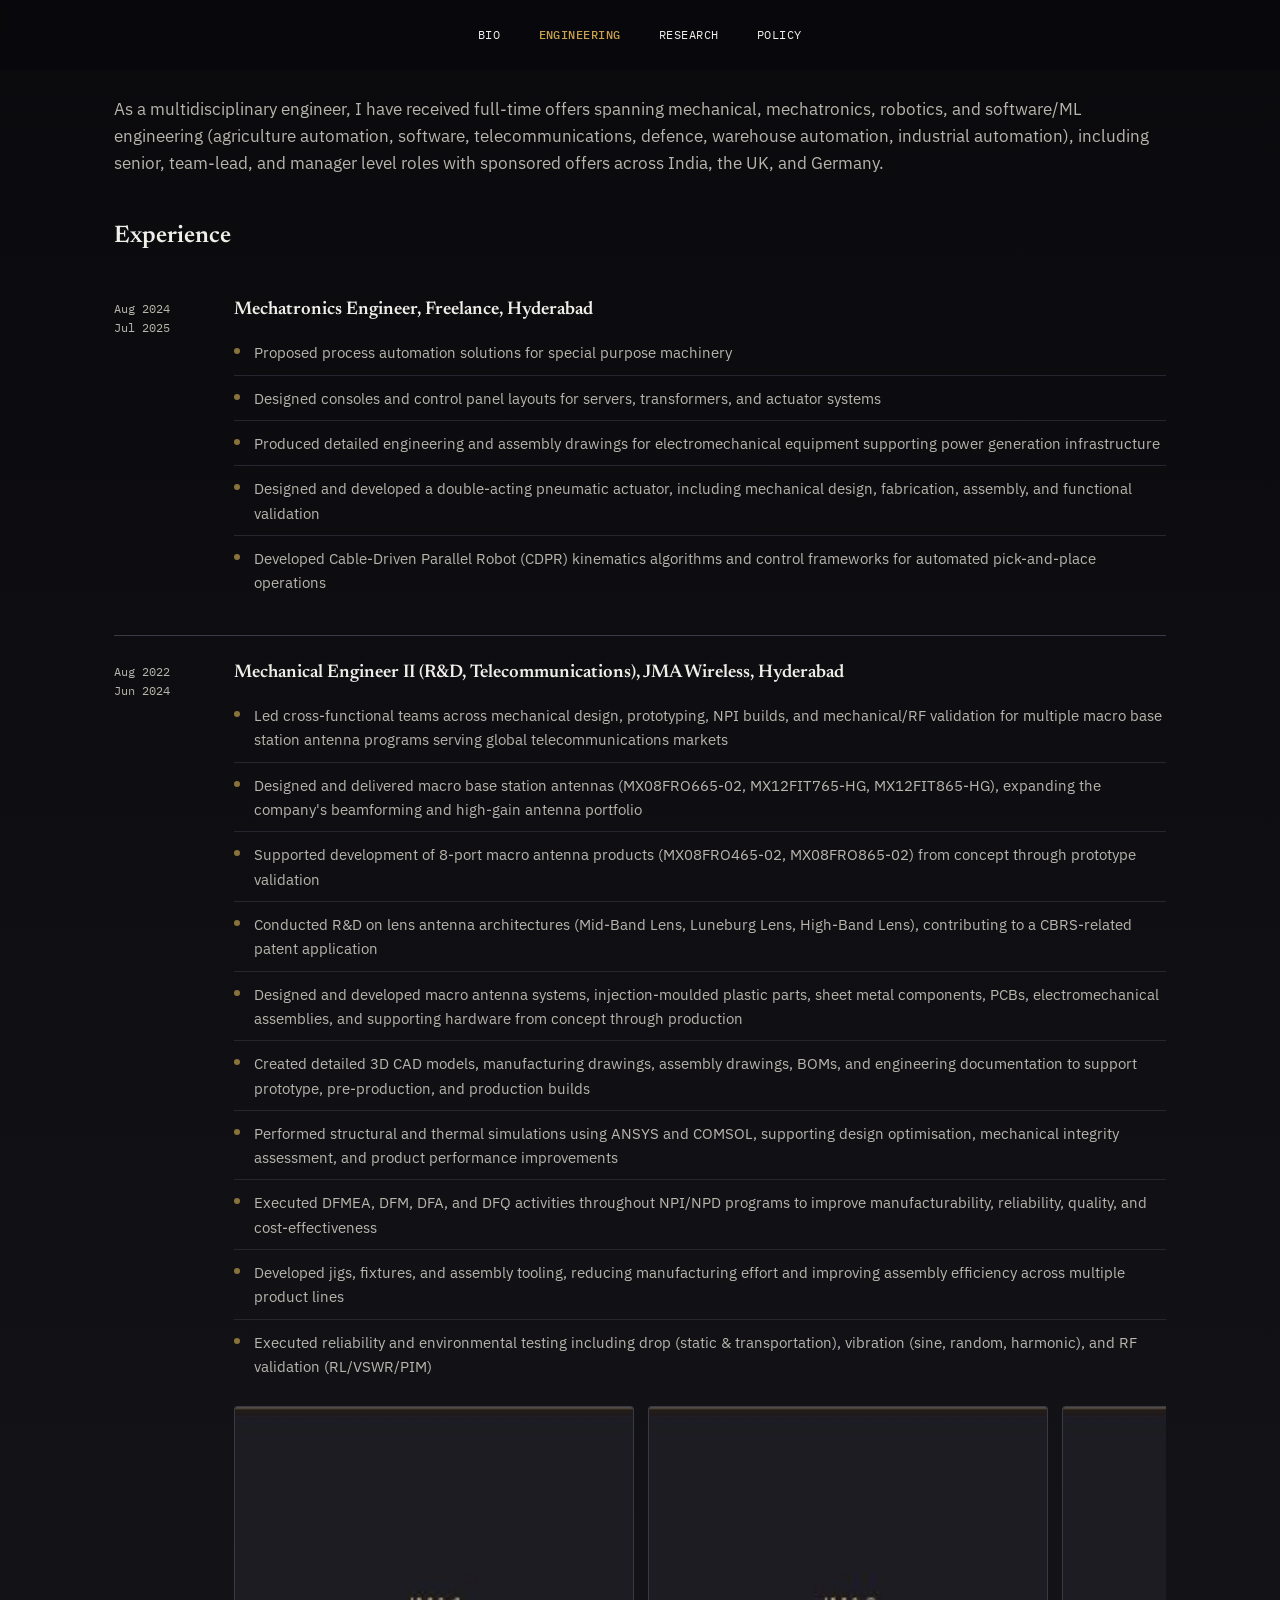
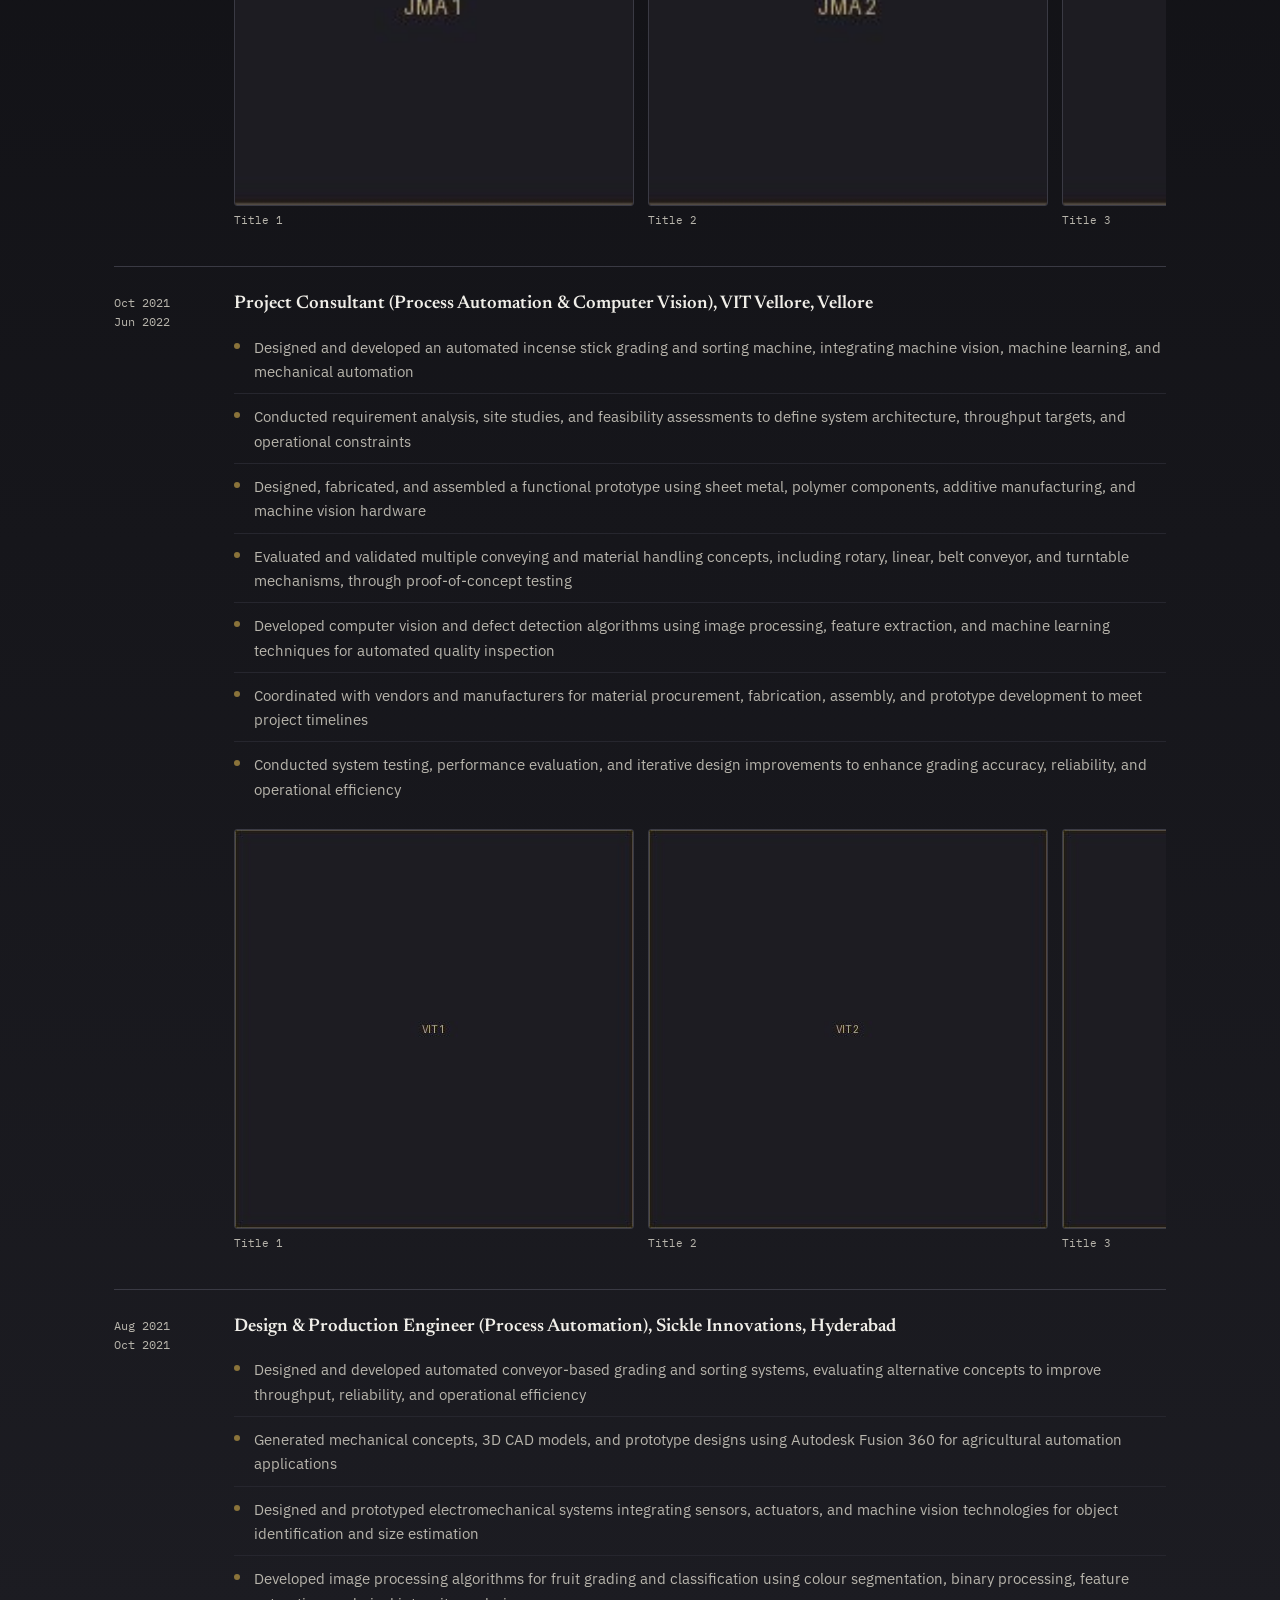
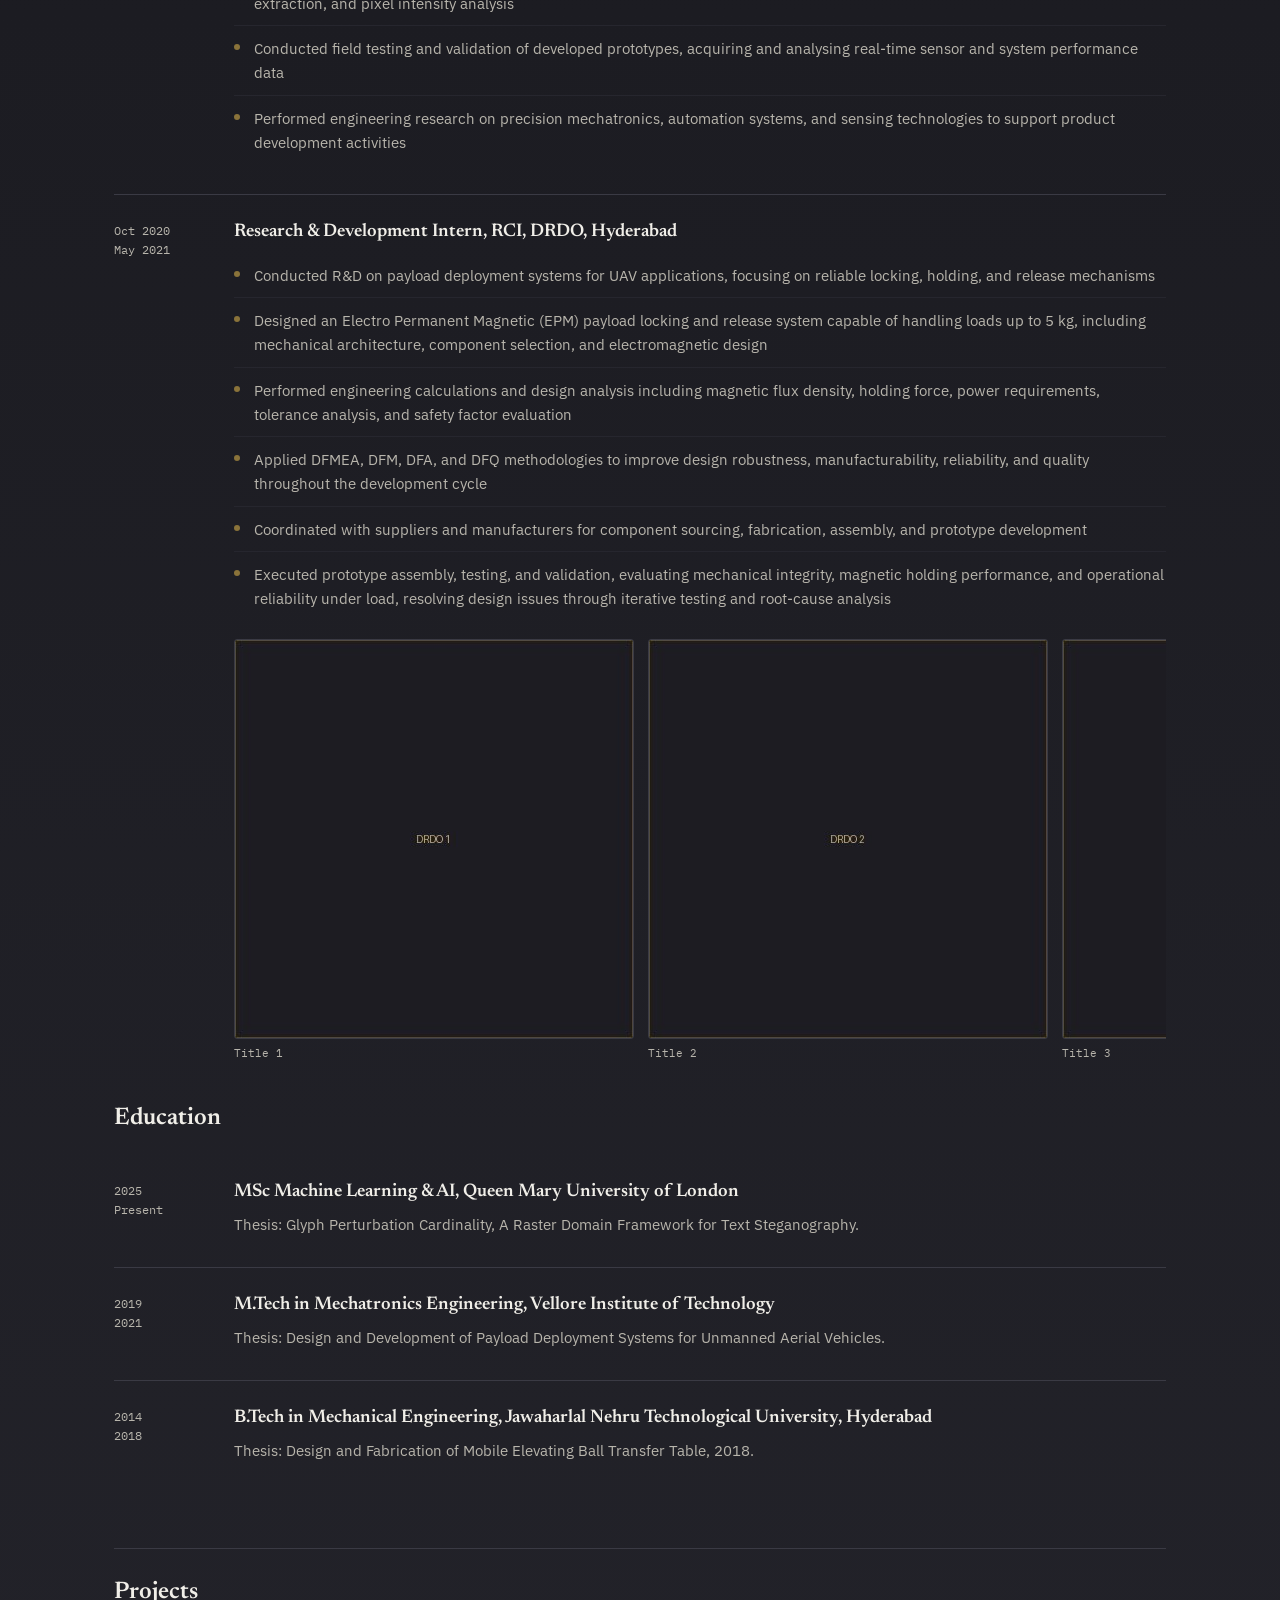
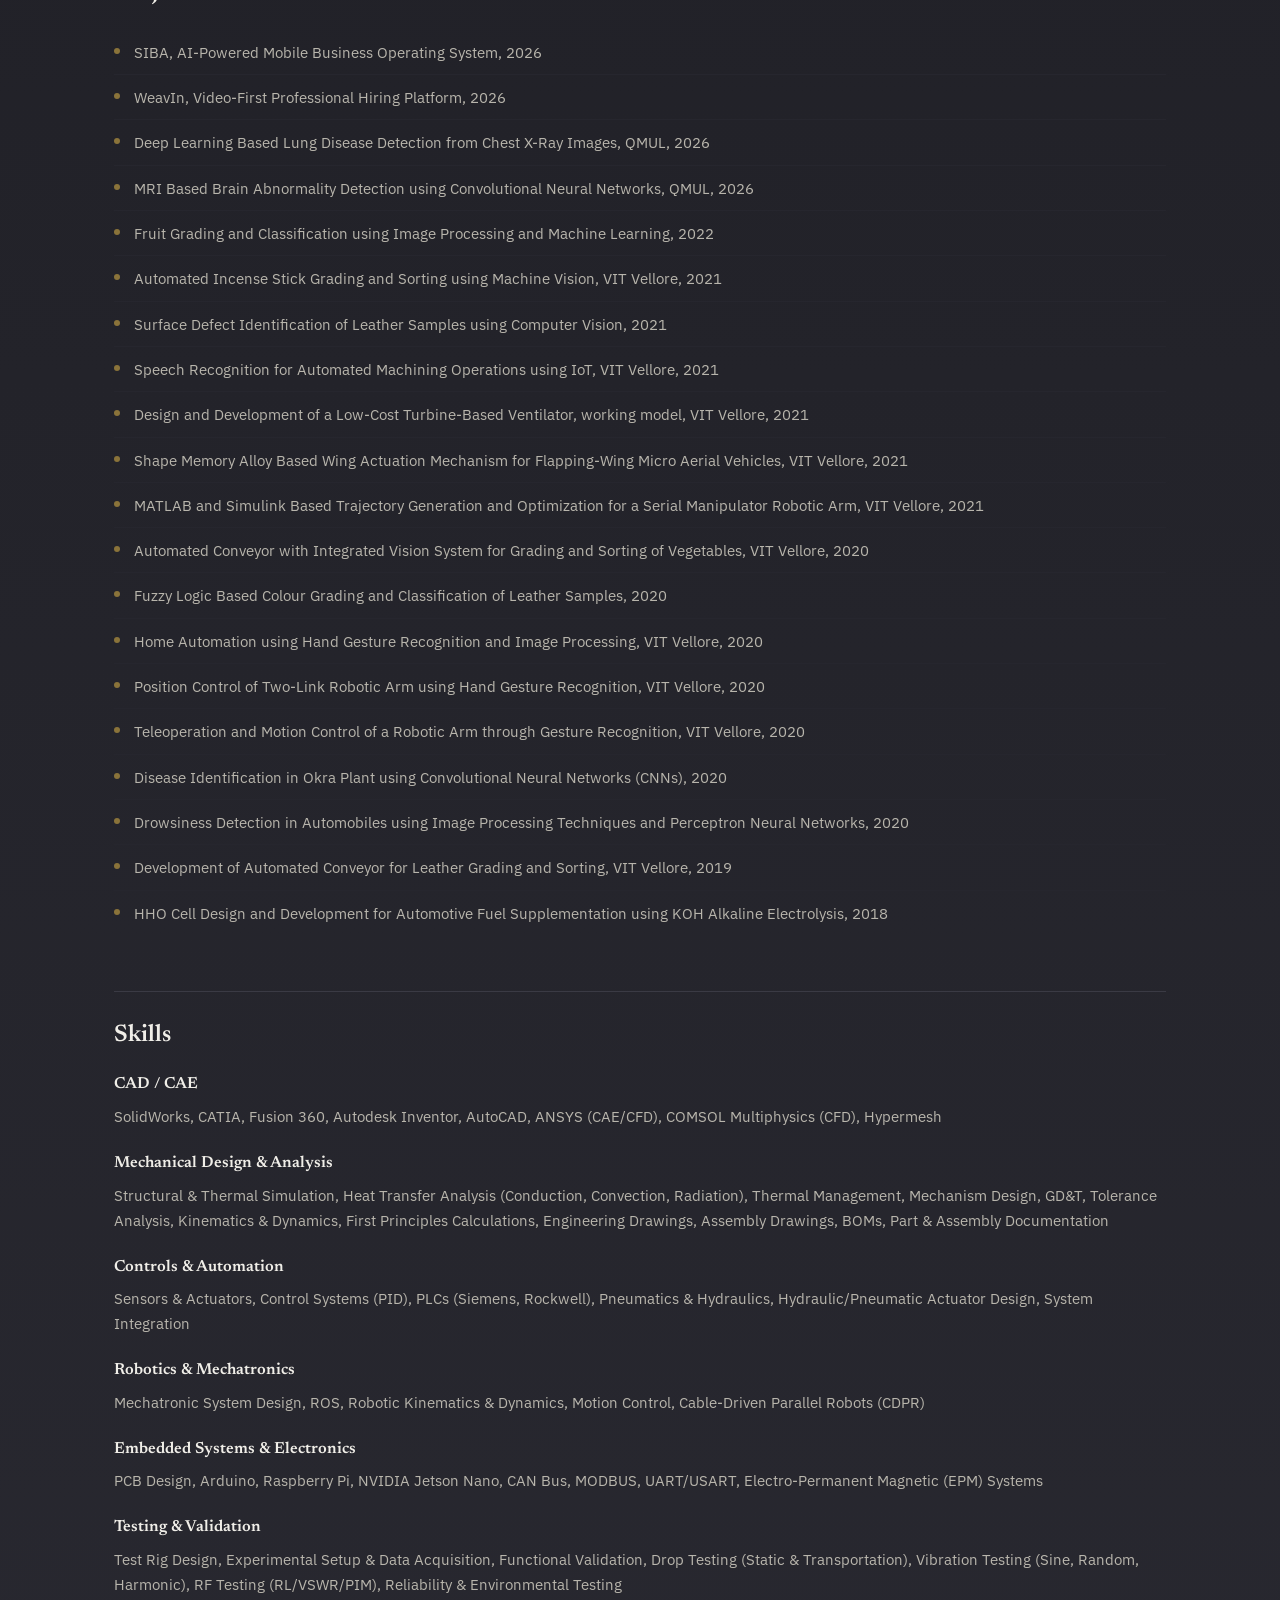
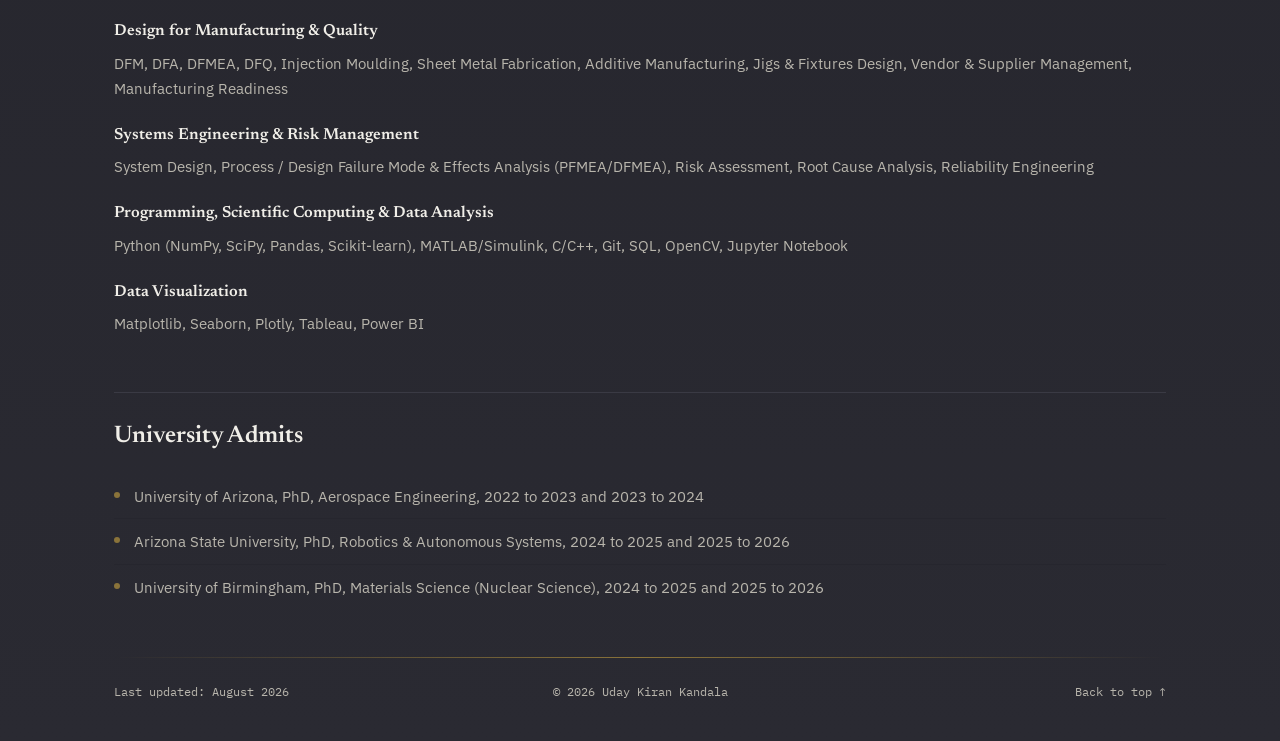
<file: engineering_preview (1).html>
<!DOCTYPE html>
<html lang="en">
<head>
<meta charset="UTF-8">
<meta name="viewport" content="width=device-width, initial-scale=1.0">
<title>A V Uday Kiran Kandala | Engineering</title>
<style>
/* ============================================================
   A V Uday Kiran Kandala, site stylesheet
   Design: engineering lab-notebook / drafting-sheet aesthetic
   ============================================================ */

@import url('https://fonts.googleapis.com/css2?family=Newsreader:ital,opsz,wght@0,6..72,400;0,6..72,500;0,6..72,600;1,6..72,400&family=IBM+Plex+Sans:wght@400;500;600&family=IBM+Plex+Mono:wght@400;500&display=swap');

:root {
  --void: #0A0A0D;
  --charcoal: #1C1C22;
  --charcoal-light: #2A2A32;
  --gold: #C9A24B;
  --gold-light: #E8CD8A;
  --gold-dim: #8A733A;
  --off-white: #F0EEE8;
  --ink-soft: #B8B5AC;
  --red: #A9584E;

  /* Legacy aliases so untouched pages/components keep working */
  --paper: var(--charcoal);
  --paper-raised: var(--charcoal-light);
  --ink: var(--off-white);
  --grid-line: #3A3A44;
  --grid-line-faint: #26262E;
  --blue: var(--gold);
  --blue-soft: rgba(201, 162, 75, 0.12);

  --display: 'Newsreader', serif;
  --body: 'IBM Plex Sans', -apple-system, sans-serif;
  --mono: 'IBM Plex Mono', monospace;
}

* { box-sizing: border-box; }

html { scroll-behavior: smooth; }

body {
  margin: 0;
  background: linear-gradient(180deg, var(--void) 0%, var(--charcoal) 45%, var(--charcoal-light) 100%);
  color: var(--off-white);
  font-family: var(--body);
  font-size: 16px;
  line-height: 1.6;
}

/* ---------- Starfield hero (Bio / home page) ---------- */

.bg-stars-canvas {
  position: fixed;
  inset: 0;
  z-index: -1;
  pointer-events: none;
  width: 100%;
  height: 100%;
}

.hero {
  position: relative;
  height: 100vh;
  width: 100%;
  overflow: hidden;
  display: flex;
  align-items: center;
  justify-content: center;
}

.hero-bg {
  position: absolute;
  inset: 0;
  z-index: 0;
  background-image:
    linear-gradient(180deg, rgba(10,10,13,0.25) 0%, rgba(10,10,13,0.45) 55%, rgba(10,10,13,0.9) 100%),
    linear-gradient(90deg,
      rgba(10,10,13,0.75) 0%,
      rgba(10,10,13,0.35) 8%,
      rgba(10,10,13,0) 20%,
      rgba(10,10,13,0) 80%,
      rgba(10,10,13,0.35) 92%,
      rgba(10,10,13,0.75) 100%),
    url('space-hero-composite.jpg');
  background-size: cover;
  background-position: center;
  background-repeat: no-repeat;
}

.hero-content {
  position: relative;
  z-index: 2;
  text-align: center;
  padding: 0 24px;
}

.hero-name {
  font-family: var(--display);
  font-weight: 500;
  font-size: clamp(2.6rem, 7vw, 5.2rem);
  line-height: 1.05;
  margin: 0;
  color: var(--off-white);
  letter-spacing: 0.01em;
  animation: nameGlow 4s ease-in-out infinite;
}

@keyframes nameGlow {
  0%, 100% {
    text-shadow:
      0 0 10px rgba(201, 162, 75, 0.12),
      0 0 22px rgba(201, 162, 75, 0.05);
  }
  50% {
    text-shadow:
      0 0 18px rgba(201, 162, 75, 0.5),
      0 0 40px rgba(232, 205, 138, 0.3),
      0 0 64px rgba(201, 162, 75, 0.12);
  }
}

.hero-role {
  font-family: var(--body);
  font-style: italic;
  font-size: clamp(1rem, 2vw, 1.25rem);
  color: var(--ink-soft);
  margin: 18px 0 0;
  letter-spacing: 0.02em;
}

.scroll-cue {
  position: absolute;
  bottom: 36px;
  left: 50%;
  transform: translateX(-50%);
  z-index: 3;
  display: flex;
  flex-direction: column;
  align-items: center;
  gap: 8px;
  color: var(--gold-light);
  font-family: var(--mono);
  font-size: 0.7rem;
  letter-spacing: 0.14em;
  text-transform: uppercase;
  animation: driftDown 2.2s ease-in-out infinite;
}

.scroll-cue svg { width: 15px; height: 15px; stroke: var(--gold-light); }

@keyframes driftDown {
  0%, 100% { transform: translate(-50%, 0); opacity: 0.85; }
  50% { transform: translate(-50%, 8px); opacity: 1; }
}

@media (prefers-reduced-motion: reduce) {
  .scroll-cue { animation: none; }
  .hero-name { animation: none; text-shadow: 0 0 14px rgba(201, 162, 75, 0.25); }
  nav.tabs a.active { animation: none; text-shadow: 0 0 12px rgba(201, 162, 75, 0.55); }
}

/* ---------- Scroll reveal for content below hero ---------- */

.reveal {
  opacity: 0;
  transform: translateY(18px);
  transition: opacity 0.7s ease, transform 0.7s ease;
}

.reveal.is-visible {
  opacity: 1;
  transform: translateY(0);
}

@media (prefers-reduced-motion: reduce) {
  .reveal { opacity: 1; transform: none; transition: none; }
}

@media (prefers-reduced-motion: reduce) {
  html { scroll-behavior: auto; }
  * { animation-duration: 0.01ms !important; transition-duration: 0.01ms !important; }
}

a { color: var(--gold-light); text-decoration: none; }
a:hover { text-decoration: underline; color: var(--gold); }
a:focus-visible, button:focus-visible {
  outline: 2px solid var(--gold);
  outline-offset: 3px;
}

img, video { max-width: 100%; display: block; }

/* ---------- Header / Nav (drawing-sheet tabs) ---------- */

.site-header {
  position: fixed;
  top: 0;
  left: 0;
  width: 100%;
  z-index: 100;
  background: rgba(8, 8, 10, 0.22);
  backdrop-filter: blur(3px);
}

.header-inner {
  max-width: 1100px;
  margin: 0 auto;
  padding: 18px 24px 0;
  display: flex;
  flex-wrap: wrap;
  align-items: baseline;
  justify-content: center;
  gap: 12px;
}

.site-name {
  font-family: var(--display);
  font-size: 1.1rem;
  font-weight: 500;
  letter-spacing: 0.01em;
  margin: 0;
  padding-bottom: 10px;
}

.site-name a { color: var(--off-white); }
.site-name a:hover { text-decoration: none; color: var(--gold-light); }

nav.tabs {
  max-width: 1100px;
  margin: 0 auto;
  display: flex;
  justify-content: center;
  gap: 4px;
  padding: 14px 24px;
  overflow-x: auto;
}

nav.tabs a {
  font-family: var(--mono);
  font-size: 0.78rem;
  letter-spacing: 0.04em;
  text-transform: uppercase;
  color: var(--off-white);
  padding: 10px 16px;
  border: 1px solid transparent;
  border-radius: 4px;
  background: transparent;
  white-space: nowrap;
  text-decoration: none;
  position: relative;
  transition: color 0.2s ease, text-shadow 0.2s ease;
}

nav.tabs a:hover { color: var(--gold-light); }

nav.tabs a:active {
  color: var(--gold);
  text-shadow:
    0 0 10px rgba(201, 162, 75, 0.7),
    0 0 22px rgba(232, 205, 138, 0.5);
}

nav.tabs a.active {
  color: var(--gold);
  font-weight: 500;
  animation: navGlow 4s ease-in-out infinite;
}

@keyframes navGlow {
  0%, 100% { text-shadow: 0 0 8px rgba(201, 162, 75, 0.35); }
  50% { text-shadow: 0 0 14px rgba(201, 162, 75, 0.8), 0 0 26px rgba(232, 205, 138, 0.4); }
}

/* ---------- Layout ---------- */

main {
  max-width: 1100px;
  margin: 0 auto;
  padding: 96px 24px 40px;
  min-height: 60vh;
}

.bio-text {
  margin: 0 0 32px;
}

.policy-text {
  font-size: 1rem;
  color: var(--ink-soft);
  max-width: 72ch;
  margin: 0 0 32px;
}

.journey-text {
  font-size: 1rem;
  color: var(--ink-soft);
  margin: 0 0 32px;
}

.bio-text p {
  font-size: 1.05rem;
  color: var(--ink-soft);
  margin: 0 0 18px;
  text-align: justify;
  text-justify: inter-word;
}

.bio-text p:last-child { margin-bottom: 0; }

.eyebrow {
  font-family: var(--mono);
  font-size: 0.75rem;
  letter-spacing: 0.08em;
  text-transform: uppercase;
  color: var(--gold);
  margin: 0 0 10px;
}

.status-line {
  display: flex;
  flex-direction: column;
  gap: 8px;
  margin: 0 0 32px;
}

.status-item {
  display: flex;
  align-items: center;
  gap: 10px;
  font-family: var(--mono);
  font-size: 0.85rem;
  color: var(--ink-soft);
  letter-spacing: 0.01em;
}

.status-item svg {
  width: 16px;
  height: 16px;
  flex-shrink: 0;
  color: var(--gold-dim);
}

.link-grid {
  display: flex;
  flex-wrap: wrap;
  gap: 12px;
  margin-top: 6px;
}

.link-grid a {
  display: flex;
  align-items: center;
  justify-content: center;
  width: 44px;
  height: 44px;
  color: var(--off-white);
  border: 1px solid var(--grid-line);
  border-radius: 6px;
  transition: color 0.2s ease, border-color 0.2s ease, background 0.2s ease;
}

.link-grid a svg {
  width: 20px;
  height: 20px;
}

.link-grid a:hover {
  color: var(--gold-light);
  border-color: var(--gold-dim);
  background: var(--charcoal-light);
}

.highlights {
  margin: 0 0 32px;
}

.highlights .section-title:first-child {
  margin-top: 0;
}

.line-list {
  list-style: none;
  margin: 0 0 8px;
  padding: 0;
}

.skill-cat {
  font-family: var(--display);
  font-size: 1rem;
  font-weight: 600;
  color: var(--off-white);
  margin: 22px 0 6px;
}

.skill-cat:first-of-type {
  margin-top: 0;
}

.skill-list {
  font-size: 0.92rem;
  color: var(--ink-soft);
  margin: 0 0 4px;
  line-height: 1.7;
}

.line-list li {
  font-size: 0.95rem;
  color: var(--ink-soft);
  padding: 10px 0 10px 20px;
  border-top: 1px solid var(--grid-line-faint);
  position: relative;
}

.line-list li:first-child {
  border-top: none;
}

.line-list li a {
  color: var(--ink-soft);
  text-decoration: underline;
  text-decoration-color: var(--gold-dim);
  text-underline-offset: 3px;
}

.line-list li a:hover {
  color: var(--gold-light);
  text-decoration-color: var(--gold-light);
}

.line-list li::before {
  content: '';
  position: absolute;
  left: 0;
  top: 18px;
  width: 6px;
  height: 6px;
  border-radius: 50%;
  background: var(--gold-dim);
}

.intro-columns {
  display: grid;
  grid-template-columns: 480px 1fr;
  gap: 40px;
  align-items: start;
  margin-bottom: 32px;
  padding-left: 32px;
}

.intro-left {
  display: flex;
  flex-direction: column;
  align-items: center;
  text-align: center;
}

.intro-right {
  padding-top: 8px;
}

@media (max-width: 780px) {
  .intro-columns {
    grid-template-columns: 1fr;
    gap: 24px;
  }
}

.profile-badge {
  position: relative;
  width: 180px;
  height: 180px;
  margin: 0 0 24px;
  display: flex;
  align-items: center;
  justify-content: center;
}

.profile-badge::before {
  content: '';
  position: absolute;
  inset: -55px;
  background:
    radial-gradient(circle, rgba(240,238,232,0.35) 0%, rgba(232,205,138,0.28) 32%, rgba(201,162,75,0.14) 55%, transparent 72%);
  filter: blur(18px);
  z-index: 0;
}

.profile-badge img {
  position: relative;
  z-index: 1;
  width: 180px;
  height: 180px;
  border-radius: 50%;
  object-fit: cover;
  object-position: center 15%;
  border: 3px solid rgba(240, 238, 232, 0.85);
  box-shadow:
    0 22px 44px rgba(0, 0, 0, 0.55),
    0 0 0 1px rgba(201, 162, 75, 0.25),
    0 0 30px rgba(232, 205, 138, 0.25);
}

h1.page-title {
  font-family: var(--display);
  font-size: clamp(1.9rem, 3vw, 2.5rem);
  font-weight: 600;
  line-height: 1.15;
  margin: 0 0 14px;
}

.site-footer {
  max-width: 1100px;
  margin: 0 auto;
  padding: 0 24px 40px;
}

.footer-line {
  height: 1px;
  background: linear-gradient(90deg, transparent, var(--gold-dim), transparent);
  margin: 0 0 24px;
}

.footer-row {
  display: grid;
  grid-template-columns: 1fr 1fr 1fr;
  align-items: center;
  gap: 16px;
  font-family: var(--mono);
  font-size: 0.75rem;
  color: var(--ink-soft);
}

.footer-updated {
  justify-self: start;
}

.footer-copyright {
  justify-self: center;
}

.footer-top-link {
  justify-self: end;
  color: var(--ink-soft);
  text-decoration: none;
  transition: color 0.2s ease;
}

.footer-top-link:hover {
  color: var(--gold-light);
  text-decoration: none;
}

@media (max-width: 640px) {
  .footer-row {
    grid-template-columns: 1fr;
    gap: 10px;
    text-align: center;
  }
  .footer-updated, .footer-copyright, .footer-top-link {
    justify-self: center;
  }
}

.status-line {
  align-items: center;
}

.status-item {
  flex-direction: row;
  gap: 8px;
  white-space: nowrap;
  font-family: var(--body);
}

.status-item svg {
  margin: 0;
}

.link-grid {
  justify-content: center;
}

.page-dek {
  font-size: 1.05rem;
  color: var(--ink-soft);
  margin: 0 0 40px;
}

h2.section-title {
  font-family: var(--display);
  font-size: 1.5rem;
  font-weight: 600;
  margin: 56px 0 18px;
  padding-top: 24px;
  border-top: 1px solid var(--grid-line);
}

section:first-of-type h2.section-title { margin-top: 0; border-top: none; padding-top: 0; }

p { margin: 0 0 16px; }

.callout {
  border-left: 3px solid var(--gold-dim);
  background: var(--charcoal-light);
  padding: 14px 18px;
  font-size: 0.92rem;
  color: var(--ink-soft);
  margin: 24px 0;
}

/* ---------- Media blocks ---------- */

.media-block {
  margin: 24px 0 32px;
  border: 1px solid var(--grid-line);
  background: var(--paper-raised);
  padding: 10px;
}

.media-block img, .media-block video {
  width: 100%;
  border: 1px solid var(--grid-line);
}

.media-caption {
  font-family: var(--mono);
  font-size: 0.75rem;
  color: var(--ink-soft);
  padding: 10px 4px 2px;
}

.media-grid {
  display: grid;
  grid-template-columns: repeat(auto-fit, minmax(240px, 1fr));
  gap: 16px;
  margin: 24px 0 32px;
}

.doc-list { list-style: none; padding: 0; margin: 0 0 24px; }

.doc-list li {
  border: 1px solid var(--grid-line);
  background: var(--paper-raised);
  padding: 12px 16px;
  margin-bottom: 8px;
  display: flex;
  align-items: center;
  justify-content: space-between;
  gap: 12px;
}

.doc-list .doc-meta { font-family: var(--mono); font-size: 0.75rem; color: var(--ink-soft); }

.doc-list a.doc-link {
  font-family: var(--mono);
  font-size: 0.78rem;
  border: 1px solid var(--gold-dim);
  padding: 5px 12px;
  border-radius: 3px;
  color: var(--gold-light);
  white-space: nowrap;
}
.doc-list a.doc-link:hover { background: var(--gold); color: var(--void); text-decoration: none; }

/* ---------- Cards (projects / entries) ---------- */

.entry {
  border-top: 1px solid var(--grid-line);
  padding: 22px 0;
  display: grid;
  grid-template-columns: 100px 1fr;
  gap: 20px;
}

.entry:first-of-type { border-top: none; }

.entry .entry-date {
  font-family: var(--mono);
  font-size: 0.75rem;
  color: var(--ink-soft);
  padding-top: 4px;
}

.entry h3 { font-family: var(--display); font-size: 1.15rem; margin: 0 0 6px; font-weight: 600; }
.entry p { margin: 0 0 8px; font-size: 0.95rem; color: var(--ink-soft); }
.entry .tags { font-family: var(--mono); font-size: 0.72rem; color: var(--gold-light); }

.entry-gallery {
  display: flex;
  gap: 14px;
  overflow-x: auto;
  margin: 18px 0 4px;
  padding-bottom: 10px;
  scrollbar-width: thin;
  scrollbar-color: var(--gold-dim) transparent;
}

.entry-gallery::-webkit-scrollbar {
  height: 6px;
}

.entry-gallery::-webkit-scrollbar-thumb {
  background: var(--gold-dim);
  border-radius: 3px;
}

.entry-gallery::-webkit-scrollbar-track {
  background: var(--charcoal-light);
}

.entry-gallery figure {
  flex-shrink: 0;
  margin: 0;
}

.entry-gallery img {
  height: 400px;
  width: 400px;
  object-fit: cover;
  display: block;
  border: 1px solid var(--grid-line);
  border-radius: 3px;
}

.entry-gallery figcaption {
  font-family: var(--mono);
  font-size: 0.7rem;
  color: var(--ink-soft);
  margin-top: 6px;
  max-width: 260px;
}

@media (max-width: 640px) {
  .entry { grid-template-columns: 1fr; gap: 6px; }
}

/* ---------- Title block (signature element, footer of every page) ---------- */

.title-block {
  max-width: 1100px;
  margin: 40px auto 0;
  border-top: 2px solid var(--ink);
}

.title-block-inner {
  display: grid;
  grid-template-columns: 1fr auto auto;
  border: 1px solid var(--ink);
  border-top: none;
  font-family: var(--mono);
  font-size: 0.72rem;
  color: var(--ink-soft);
}

.tb-cell {
  padding: 10px 16px;
  border-left: 1px solid var(--grid-line);
}
.tb-cell:first-child { border-left: none; }
.tb-cell .tb-label { display: block; text-transform: uppercase; letter-spacing: 0.06em; color: var(--ink-soft); font-size: 0.65rem; margin-bottom: 3px; }
.tb-cell .tb-value { color: var(--ink); }

@media (max-width: 700px) {
  .title-block-inner { grid-template-columns: 1fr 1fr; }
}

</style>
</head>
<body>

<canvas id="starCanvas" class="bg-stars-canvas"></canvas>

<header class="site-header">
  <nav class="tabs" aria-label="Site sections">
    <a href="index.html">Bio</a>
    <a href="engineering.html" class="active">Engineering</a>
    <a href="research.html">Research</a>
    <a href="policy.html">Policy</a>
  </nav>
</header>

<main id="page-top">
  <p class="page-dek">
    As a multidisciplinary engineer, I have received full-time offers spanning
    mechanical, mechatronics, robotics, and software/ML engineering (agriculture
    automation, software, telecommunications, defence, warehouse automation, industrial
    automation), including senior, team-lead, and manager level roles with sponsored
    offers across India, the UK, and Germany.
  </p>

  <section class="reveal">
    <h2 class="section-title">Experience</h2>

    <div class="entry">
      <div class="entry-date">Aug 2024<br>Jul 2025</div>
      <div>
        <h3>Mechatronics Engineer, Freelance, Hyderabad</h3>
        <ul class="line-list">
          <li>Proposed process automation solutions for special purpose machinery</li>
          <li>Designed consoles and control panel layouts for servers, transformers, and actuator systems</li>
          <li>Produced detailed engineering and assembly drawings for electromechanical equipment supporting power generation infrastructure</li>
          <li>Designed and developed a double-acting pneumatic actuator, including mechanical design, fabrication, assembly, and functional validation</li>
          <li>Developed Cable-Driven Parallel Robot (CDPR) kinematics algorithms and control frameworks for automated pick-and-place operations</li>
        </ul>
      </div>
    </div>

    <div class="entry">
      <div class="entry-date">Aug 2022<br>Jun 2024</div>
      <div>
        <h3>Mechanical Engineer II (R&amp;D, Telecommunications), JMA Wireless, Hyderabad</h3>
        <ul class="line-list">
          <li>Led cross-functional teams across mechanical design, prototyping, NPI builds, and mechanical/RF validation for multiple macro base station antenna programs serving global telecommunications markets</li>
          <li>Designed and delivered macro base station antennas (MX08FRO665-02, MX12FIT765-HG, MX12FIT865-HG), expanding the company's beamforming and high-gain antenna portfolio</li>
          <li>Supported development of 8-port macro antenna products (MX08FRO465-02, MX08FRO865-02) from concept through prototype validation</li>
          <li>Conducted R&amp;D on lens antenna architectures (Mid-Band Lens, Luneburg Lens, High-Band Lens), contributing to a CBRS-related patent application</li>
          <li>Designed and developed macro antenna systems, injection-moulded plastic parts, sheet metal components, PCBs, electromechanical assemblies, and supporting hardware from concept through production</li>
          <li>Created detailed 3D CAD models, manufacturing drawings, assembly drawings, BOMs, and engineering documentation to support prototype, pre-production, and production builds</li>
          <li>Performed structural and thermal simulations using ANSYS and COMSOL, supporting design optimisation, mechanical integrity assessment, and product performance improvements</li>
          <li>Executed DFMEA, DFM, DFA, and DFQ activities throughout NPI/NPD programs to improve manufacturability, reliability, quality, and cost-effectiveness</li>
          <li>Developed jigs, fixtures, and assembly tooling, reducing manufacturing effort and improving assembly efficiency across multiple product lines</li>
          <li>Executed reliability and environmental testing including drop (static &amp; transportation), vibration (sine, random, harmonic), and RF validation (RL/VSWR/PIM)</li>
        </ul>
        <div class="entry-gallery">
          <figure>
            <img src="[data-uri]" alt="JMA Wireless image 1">
            <figcaption>Title 1</figcaption>
          </figure>
          <figure>
            <img src="[data-uri]" alt="JMA Wireless image 2">
            <figcaption>Title 2</figcaption>
          </figure>
          <figure>
            <img src="[data-uri]" alt="JMA Wireless image 3">
            <figcaption>Title 3</figcaption>
          </figure>
          <figure>
            <img src="[data-uri]" alt="JMA Wireless image 4">
            <figcaption>Title 4</figcaption>
          </figure>
          <figure>
            <img src="[data-uri]" alt="JMA Wireless image 5">
            <figcaption>Title 5</figcaption>
          </figure>
          <figure>
            <img src="[data-uri]" alt="JMA Wireless image 6">
            <figcaption>Title 6</figcaption>
          </figure>
        </div>
      </div>
    </div>

    <div class="entry">
      <div class="entry-date">Oct 2021<br>Jun 2022</div>
      <div>
        <h3>Project Consultant (Process Automation &amp; Computer Vision), VIT Vellore, Vellore</h3>
        <ul class="line-list">
          <li>Designed and developed an automated incense stick grading and sorting machine, integrating machine vision, machine learning, and mechanical automation</li>
          <li>Conducted requirement analysis, site studies, and feasibility assessments to define system architecture, throughput targets, and operational constraints</li>
          <li>Designed, fabricated, and assembled a functional prototype using sheet metal, polymer components, additive manufacturing, and machine vision hardware</li>
          <li>Evaluated and validated multiple conveying and material handling concepts, including rotary, linear, belt conveyor, and turntable mechanisms, through proof-of-concept testing</li>
          <li>Developed computer vision and defect detection algorithms using image processing, feature extraction, and machine learning techniques for automated quality inspection</li>
          <li>Coordinated with vendors and manufacturers for material procurement, fabrication, assembly, and prototype development to meet project timelines</li>
          <li>Conducted system testing, performance evaluation, and iterative design improvements to enhance grading accuracy, reliability, and operational efficiency</li>
        </ul>
        <div class="entry-gallery">
          <figure>
            <img src="[data-uri]" alt="VIT Vellore project image 1">
            <figcaption>Title 1</figcaption>
          </figure>
          <figure>
            <img src="[data-uri]" alt="VIT Vellore project image 2">
            <figcaption>Title 2</figcaption>
          </figure>
          <figure>
            <img src="[data-uri]" alt="VIT Vellore project image 3">
            <figcaption>Title 3</figcaption>
          </figure>
          <figure>
            <img src="[data-uri]" alt="VIT Vellore project image 4">
            <figcaption>Title 4</figcaption>
          </figure>
          <figure>
            <img src="[data-uri]" alt="VIT Vellore project image 5">
            <figcaption>Title 5</figcaption>
          </figure>
        </div>
      </div>
    </div>

    <div class="entry">
      <div class="entry-date">Aug 2021<br>Oct 2021</div>
      <div>
        <h3>Design &amp; Production Engineer (Process Automation), Sickle Innovations, Hyderabad</h3>
        <ul class="line-list">
          <li>Designed and developed automated conveyor-based grading and sorting systems, evaluating alternative concepts to improve throughput, reliability, and operational efficiency</li>
          <li>Generated mechanical concepts, 3D CAD models, and prototype designs using Autodesk Fusion 360 for agricultural automation applications</li>
          <li>Designed and prototyped electromechanical systems integrating sensors, actuators, and machine vision technologies for object identification and size estimation</li>
          <li>Developed image processing algorithms for fruit grading and classification using colour segmentation, binary processing, feature extraction, and pixel intensity analysis</li>
          <li>Conducted field testing and validation of developed prototypes, acquiring and analysing real-time sensor and system performance data</li>
          <li>Performed engineering research on precision mechatronics, automation systems, and sensing technologies to support product development activities</li>
        </ul>
      </div>
    </div>

    <div class="entry">
      <div class="entry-date">Oct 2020<br>May 2021</div>
      <div>
        <h3>Research &amp; Development Intern, RCI, DRDO, Hyderabad</h3>
        <ul class="line-list">
          <li>Conducted R&amp;D on payload deployment systems for UAV applications, focusing on reliable locking, holding, and release mechanisms</li>
          <li>Designed an Electro Permanent Magnetic (EPM) payload locking and release system capable of handling loads up to 5 kg, including mechanical architecture, component selection, and electromagnetic design</li>
          <li>Performed engineering calculations and design analysis including magnetic flux density, holding force, power requirements, tolerance analysis, and safety factor evaluation</li>
          <li>Applied DFMEA, DFM, DFA, and DFQ methodologies to improve design robustness, manufacturability, reliability, and quality throughout the development cycle</li>
          <li>Coordinated with suppliers and manufacturers for component sourcing, fabrication, assembly, and prototype development</li>
          <li>Executed prototype assembly, testing, and validation, evaluating mechanical integrity, magnetic holding performance, and operational reliability under load, resolving design issues through iterative testing and root-cause analysis</li>
        </ul>
        <div class="entry-gallery">
          <figure>
            <img src="[data-uri]" alt="RCI DRDO project image 1">
            <figcaption>Title 1</figcaption>
          </figure>
          <figure>
            <img src="[data-uri]" alt="RCI DRDO project image 2">
            <figcaption>Title 2</figcaption>
          </figure>
          <figure>
            <img src="[data-uri]" alt="RCI DRDO project image 3">
            <figcaption>Title 3</figcaption>
          </figure>
          <figure>
            <img src="[data-uri]" alt="RCI DRDO project image 4">
            <figcaption>Title 4</figcaption>
          </figure>
        </div>
      </div>
    </div>
  </section>

  <section class="reveal">
  <section class="reveal">
    <h2 class="section-title">Education</h2>
    <div class="entry">
      <div class="entry-date">2025<br>Present</div>
      <div>
        <h3>MSc Machine Learning &amp; AI, Queen Mary University of London</h3>
        <p>Thesis: Glyph Perturbation Cardinality, A Raster Domain Framework for Text Steganography.</p>
      </div>
    </div>
    <div class="entry">
      <div class="entry-date">2019<br>2021</div>
      <div>
        <h3>M.Tech in Mechatronics Engineering, Vellore Institute of Technology</h3>
        <p>Thesis: Design and Development of Payload Deployment Systems for Unmanned Aerial Vehicles.</p>
      </div>
    </div>
    <div class="entry">
      <div class="entry-date">2014<br>2018</div>
      <div>
        <h3>B.Tech in Mechanical Engineering, Jawaharlal Nehru Technological University, Hyderabad</h3>
        <p>Thesis: Design and Fabrication of Mobile Elevating Ball Transfer Table, 2018.</p>
      </div>
    </div>
  </section>

  <section class="reveal">
    <h2 class="section-title">Projects</h2>
    <ul class="line-list">
      <li>SIBA, AI-Powered Mobile Business Operating System, 2026</li>
      <li>WeavIn, Video-First Professional Hiring Platform, 2026</li>
      <li>Deep Learning Based Lung Disease Detection from Chest X-Ray Images, QMUL, 2026</li>
      <li>MRI Based Brain Abnormality Detection using Convolutional Neural Networks, QMUL, 2026</li>
      <li>Fruit Grading and Classification using Image Processing and Machine Learning, 2022</li>
      <li>Automated Incense Stick Grading and Sorting using Machine Vision, VIT Vellore, 2021</li>
      <li>Surface Defect Identification of Leather Samples using Computer Vision, 2021</li>
      <li>Speech Recognition for Automated Machining Operations using IoT, VIT Vellore, 2021</li>
      <li>Design and Development of a Low-Cost Turbine-Based Ventilator, working model, VIT Vellore, 2021</li>
      <li>Shape Memory Alloy Based Wing Actuation Mechanism for Flapping-Wing Micro Aerial Vehicles, VIT Vellore, 2021</li>
      <li>MATLAB and Simulink Based Trajectory Generation and Optimization for a Serial Manipulator Robotic Arm, VIT Vellore, 2021</li>
      <li>Automated Conveyor with Integrated Vision System for Grading and Sorting of Vegetables, VIT Vellore, 2020</li>
      <li>Fuzzy Logic Based Colour Grading and Classification of Leather Samples, 2020</li>
      <li>Home Automation using Hand Gesture Recognition and Image Processing, VIT Vellore, 2020</li>
      <li>Position Control of Two-Link Robotic Arm using Hand Gesture Recognition, VIT Vellore, 2020</li>
      <li>Teleoperation and Motion Control of a Robotic Arm through Gesture Recognition, VIT Vellore, 2020</li>
      <li>Disease Identification in Okra Plant using Convolutional Neural Networks (CNNs), 2020</li>
      <li>Drowsiness Detection in Automobiles using Image Processing Techniques and Perceptron Neural Networks, 2020</li>
      <li>Development of Automated Conveyor for Leather Grading and Sorting, VIT Vellore, 2019</li>
      <li>HHO Cell Design and Development for Automotive Fuel Supplementation using KOH Alkaline Electrolysis, 2018</li>
    </ul>
  </section>

  <section class="reveal">
    <h2 class="section-title">Skills</h2>

    <h3 class="skill-cat">CAD / CAE</h3>
    <p class="skill-list">SolidWorks, CATIA, Fusion 360, Autodesk Inventor, AutoCAD, ANSYS (CAE/CFD), COMSOL Multiphysics (CFD), Hypermesh</p>

    <h3 class="skill-cat">Mechanical Design &amp; Analysis</h3>
    <p class="skill-list">Structural &amp; Thermal Simulation, Heat Transfer Analysis (Conduction, Convection, Radiation), Thermal Management, Mechanism Design, GD&amp;T, Tolerance Analysis, Kinematics &amp; Dynamics, First Principles Calculations, Engineering Drawings, Assembly Drawings, BOMs, Part &amp; Assembly Documentation</p>

    <h3 class="skill-cat">Controls &amp; Automation</h3>
    <p class="skill-list">Sensors &amp; Actuators, Control Systems (PID), PLCs (Siemens, Rockwell), Pneumatics &amp; Hydraulics, Hydraulic/Pneumatic Actuator Design, System Integration</p>

    <h3 class="skill-cat">Robotics &amp; Mechatronics</h3>
    <p class="skill-list">Mechatronic System Design, ROS, Robotic Kinematics &amp; Dynamics, Motion Control, Cable-Driven Parallel Robots (CDPR)</p>

    <h3 class="skill-cat">Embedded Systems &amp; Electronics</h3>
    <p class="skill-list">PCB Design, Arduino, Raspberry Pi, NVIDIA Jetson Nano, CAN Bus, MODBUS, UART/USART, Electro-Permanent Magnetic (EPM) Systems</p>

    <h3 class="skill-cat">Testing &amp; Validation</h3>
    <p class="skill-list">Test Rig Design, Experimental Setup &amp; Data Acquisition, Functional Validation, Drop Testing (Static &amp; Transportation), Vibration Testing (Sine, Random, Harmonic), RF Testing (RL/VSWR/PIM), Reliability &amp; Environmental Testing</p>

    <h3 class="skill-cat">Design for Manufacturing &amp; Quality</h3>
    <p class="skill-list">DFM, DFA, DFMEA, DFQ, Injection Moulding, Sheet Metal Fabrication, Additive Manufacturing, Jigs &amp; Fixtures Design, Vendor &amp; Supplier Management, Manufacturing Readiness</p>

    <h3 class="skill-cat">Systems Engineering &amp; Risk Management</h3>
    <p class="skill-list">System Design, Process / Design Failure Mode &amp; Effects Analysis (PFMEA/DFMEA), Risk Assessment, Root Cause Analysis, Reliability Engineering</p>

    <h3 class="skill-cat">Programming, Scientific Computing &amp; Data Analysis</h3>
    <p class="skill-list">Python (NumPy, SciPy, Pandas, Scikit-learn), MATLAB/Simulink, C/C++, Git, SQL, OpenCV, Jupyter Notebook</p>

    <h3 class="skill-cat">Data Visualization</h3>
    <p class="skill-list">Matplotlib, Seaborn, Plotly, Tableau, Power BI</p>
  </section>

  <section class="reveal">
    <h2 class="section-title">University Admits</h2>
    <ul class="line-list">
      <li>University of Arizona, PhD, Aerospace Engineering, 2022 to 2023 and 2023 to 2024</li>
      <li>Arizona State University, PhD, Robotics &amp; Autonomous Systems, 2024 to 2025 and 2025 to 2026</li>
      <li>University of Birmingham, PhD, Materials Science (Nuclear Science), 2024 to 2025 and 2025 to 2026</li>
    </ul>
  </section>
</main>

<footer class="site-footer">
  <div class="footer-line"></div>
  <div class="footer-row">
    <span class="footer-updated">Last updated: August 2026</span>
    <span class="footer-copyright">&copy; 2026 Uday Kiran Kandala</span>
    <a href="#page-top" class="footer-top-link">Back to top &uarr;</a>
  </div>
</footer>

<script>
  const canvas = document.getElementById('starCanvas');
  const ctx = canvas.getContext('2d');
  const prefersReducedMotion = window.matchMedia('(prefers-reduced-motion: reduce)').matches;

  let w, h;
  const CELL = 22;
  const GAP = 3;
  let cols, rows;

  function resize() {
    w = canvas.width = window.innerWidth;
    h = canvas.height = window.innerHeight;
    cols = Math.ceil(w / CELL);
    rows = Math.ceil(h / CELL);
  }
  resize();
  window.addEventListener('resize', resize);

  let mouseX = -9999, mouseY = -9999;
  let hoveredIdx = -1;
  let overCanvas = false;

  document.addEventListener('mousemove', (e) => {
    mouseX = e.clientX;
    mouseY = e.clientY;
    overCanvas = true;
    const col = Math.floor(mouseX / CELL);
    const row = Math.floor(mouseY / CELL);
    if (col >= 0 && col < cols && row >= 0 && row < rows) {
      hoveredIdx = row * cols + col;
    } else {
      hoveredIdx = -1;
    }
  }, { passive: true });

  document.addEventListener('mouseleave', () => {
    overCanvas = false;
    hoveredIdx = -1;
  });

  const active = new Map();
  const EASE_IN = 0.28;
  const EASE_OUT = 0.14;

  function animate() {
    ctx.clearRect(0, 0, w, h);

    if (hoveredIdx !== -1 && overCanvas && !active.has(hoveredIdx)) {
      active.set(hoveredIdx, 0);
    }

    for (const [idx, val] of active) {
      const isTarget = idx === hoveredIdx && overCanvas;
      const target = isTarget ? 1 : 0;
      const ease = isTarget ? EASE_IN : EASE_OUT;
      let a = val + (target - val) * ease;

      if (!isTarget && a < 0.01) {
        active.delete(idx);
        continue;
      }
      active.set(idx, a);

      const row = Math.floor(idx / cols);
      const col = idx % cols;
      const baseSize = CELL - GAP;
      const cx = col * CELL + baseSize / 2;
      const cy = row * CELL + baseSize / 2;

      const glowR = baseSize * 2.2 * a;
      if (glowR > 1) {
        const bgGlow = ctx.createRadialGradient(cx, cy, 0, cx, cy, glowR);
        bgGlow.addColorStop(0, `rgba(232, 205, 138, ${0.35 * a})`);
        bgGlow.addColorStop(1, 'rgba(232, 205, 138, 0)');
        ctx.fillStyle = bgGlow;
        ctx.beginPath();
        ctx.arc(cx, cy, glowR, 0, Math.PI * 2);
        ctx.fill();
      }

      const size = baseSize * (1 + a * 0.9);
      const px = cx - size / 2;
      const py = cy - size / 2;

      const grad = ctx.createLinearGradient(px, py, px + size, py + size);
      grad.addColorStop(0, `rgba(255, 255, 255, ${a})`);
      grad.addColorStop(0.5, `rgba(232, 205, 138, ${a})`);
      grad.addColorStop(1, `rgba(150, 118, 58, ${a * 0.85})`);

      ctx.shadowColor = `rgba(232, 205, 138, ${a * 0.85})`;
      ctx.shadowBlur = 18 * a;
      ctx.fillStyle = grad;
      ctx.fillRect(px, py, size, size);
      ctx.shadowBlur = 0;
    }

    if (!prefersReducedMotion) requestAnimationFrame(animate);
  }

  if (prefersReducedMotion) {
    ctx.clearRect(0, 0, w, h);
  } else {
    animate();
  }
</script>

<script>
  const siteHeader = document.querySelector('.site-header');
  function updateHeaderState() {
    if (window.scrollY > 40) {
      siteHeader.classList.add('is-scrolled');
    } else {
      siteHeader.classList.remove('is-scrolled');
    }
  }
  window.addEventListener('scroll', updateHeaderState, { passive: true });
  updateHeaderState();
</script>

<script>
  const revealEls = document.querySelectorAll('.reveal');
  if ('IntersectionObserver' in window && revealEls.length) {
    const io = new IntersectionObserver((entries) => {
      entries.forEach((entry) => {
        if (entry.isIntersecting) {
          entry.target.classList.add('is-visible');
          io.unobserve(entry.target);
        }
      });
    }, { threshold: 0.12, rootMargin: '0px 0px -40px 0px' });
    revealEls.forEach((el) => io.observe(el));
  } else {
    revealEls.forEach((el) => el.classList.add('is-visible'));
  }
</script>

</body>
</html>
</file>
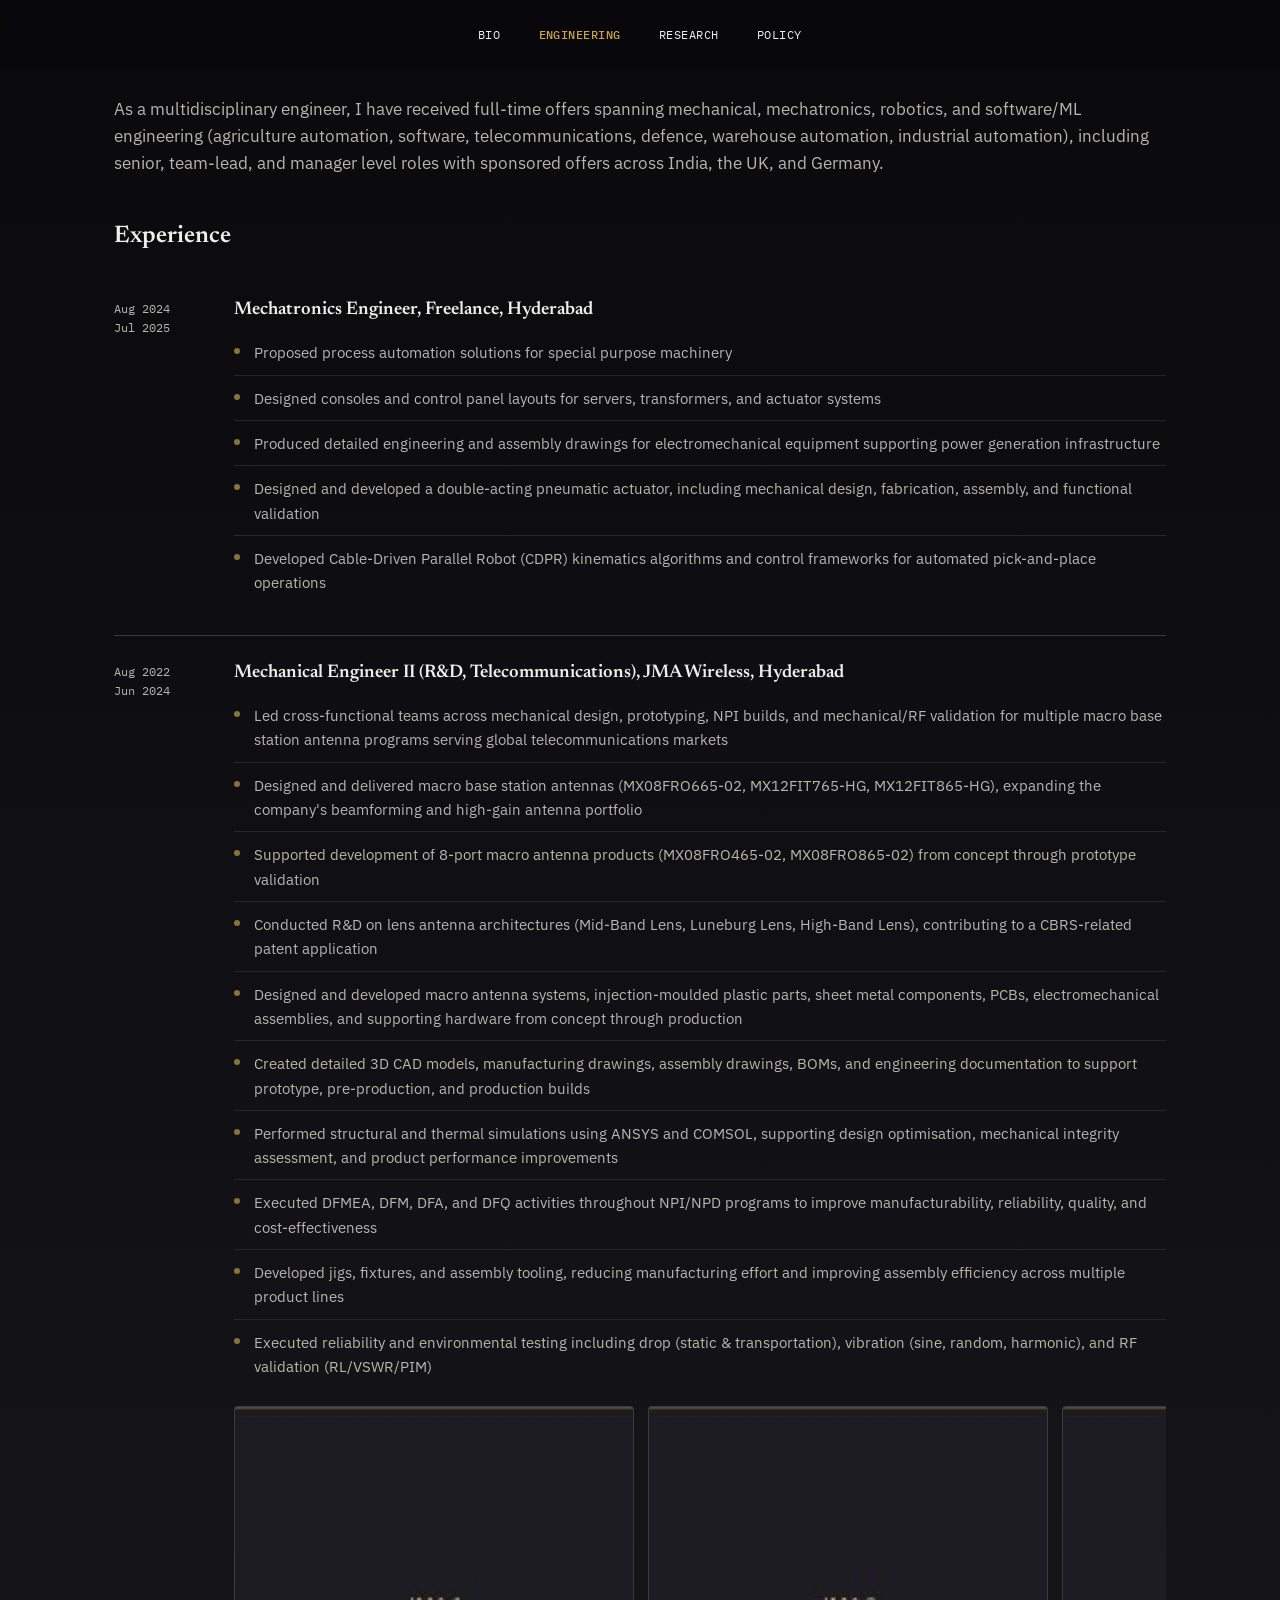
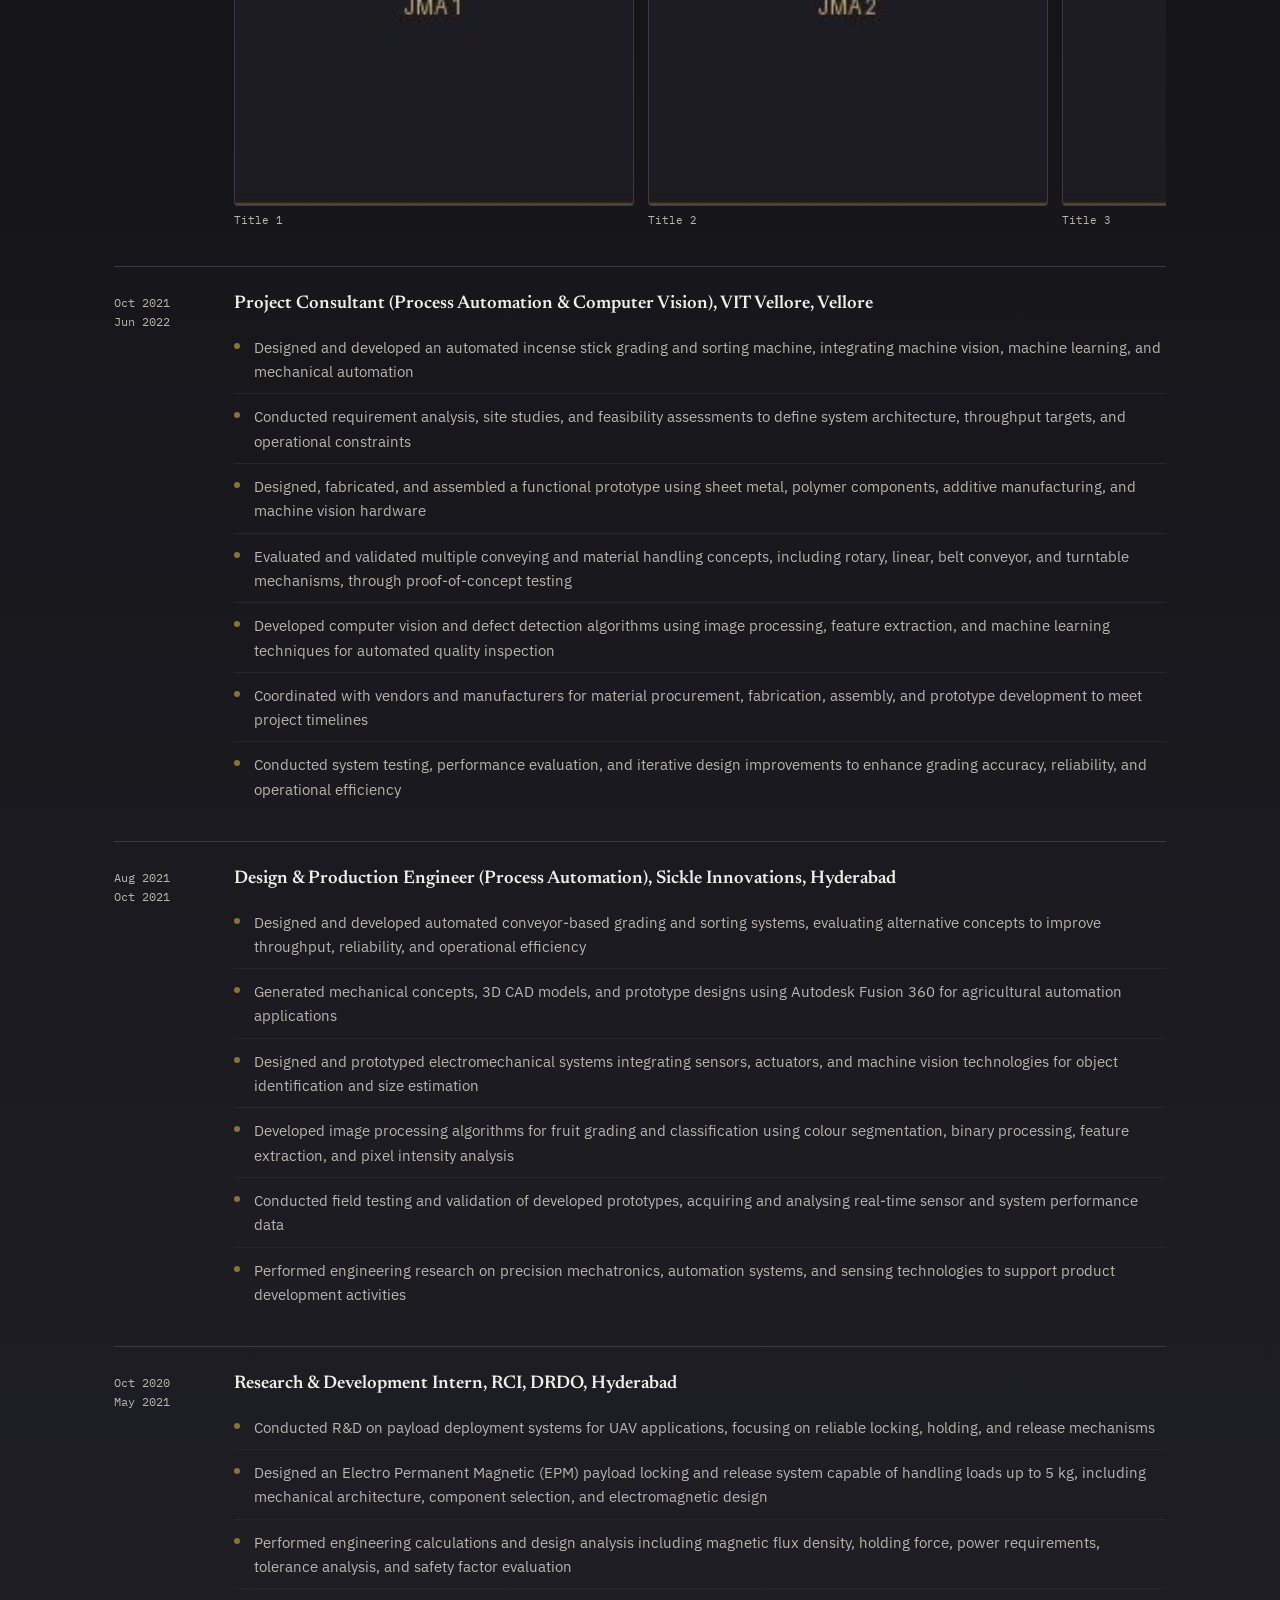
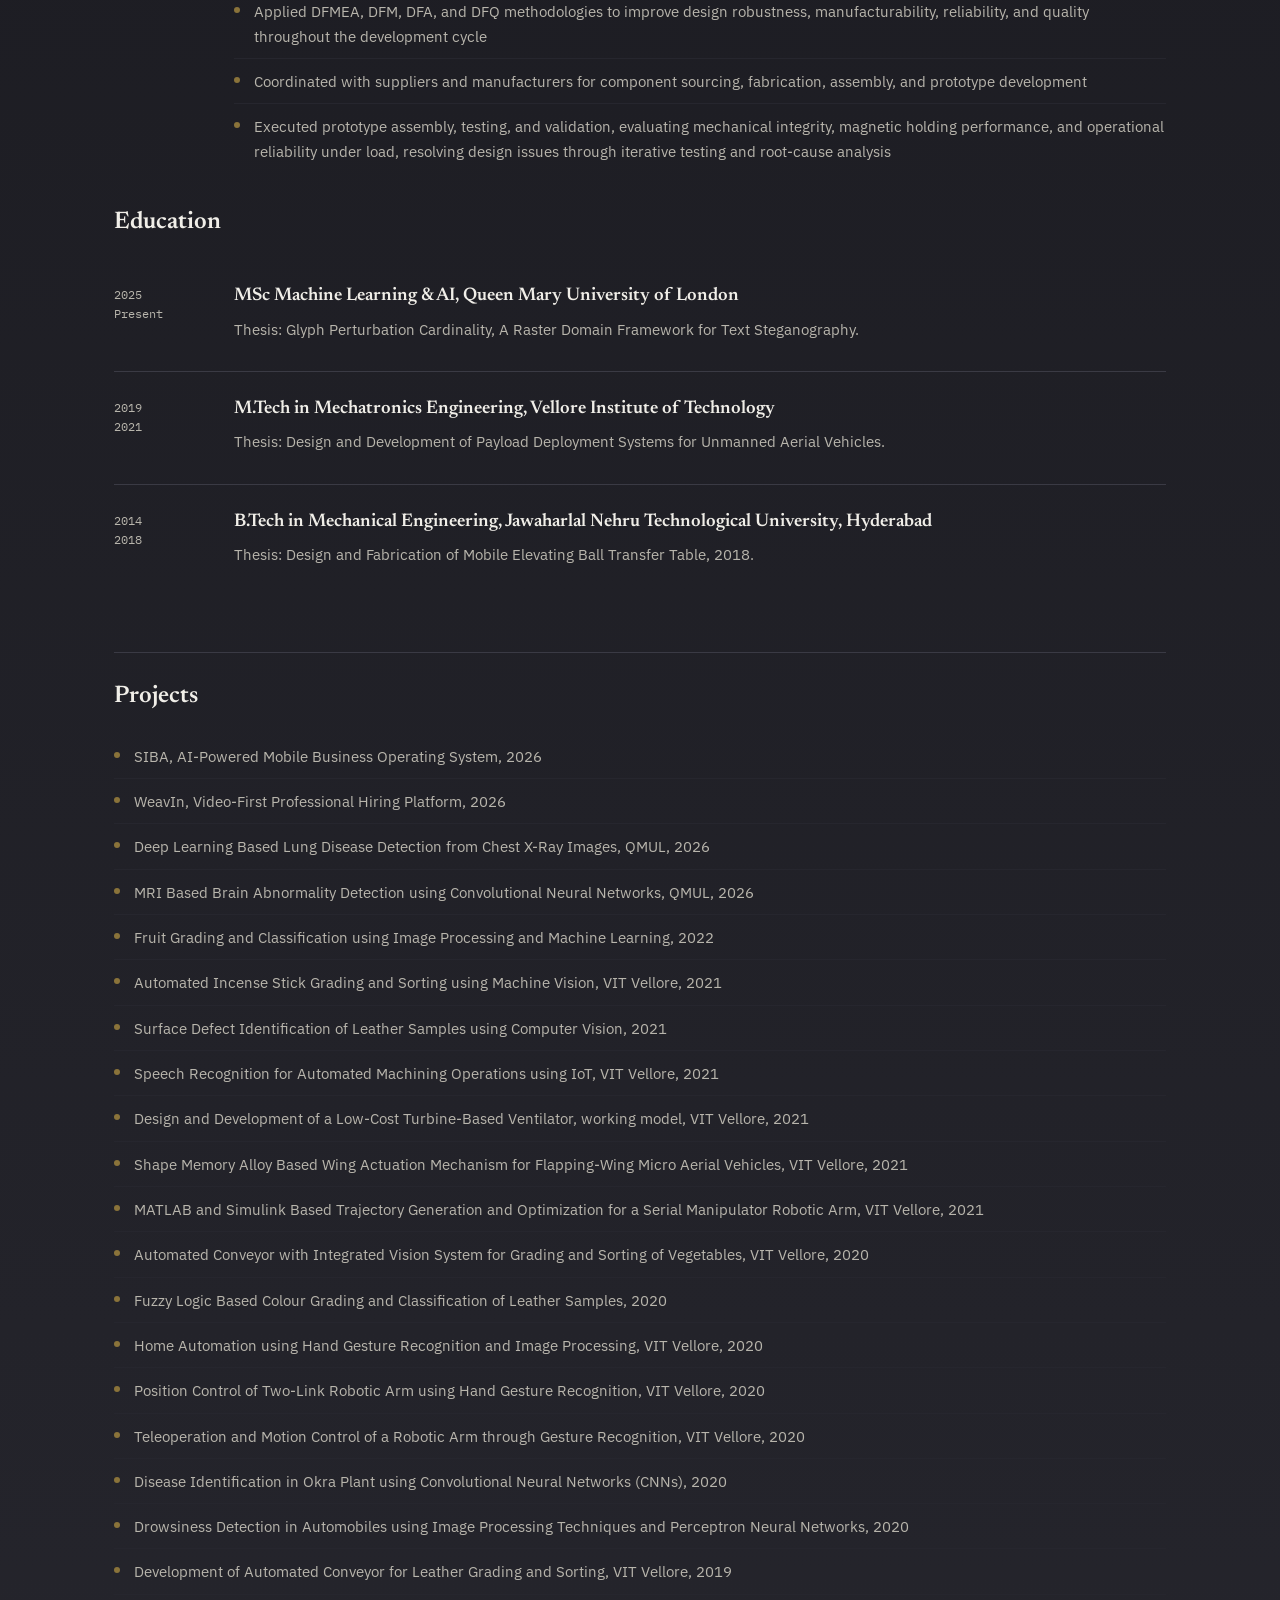
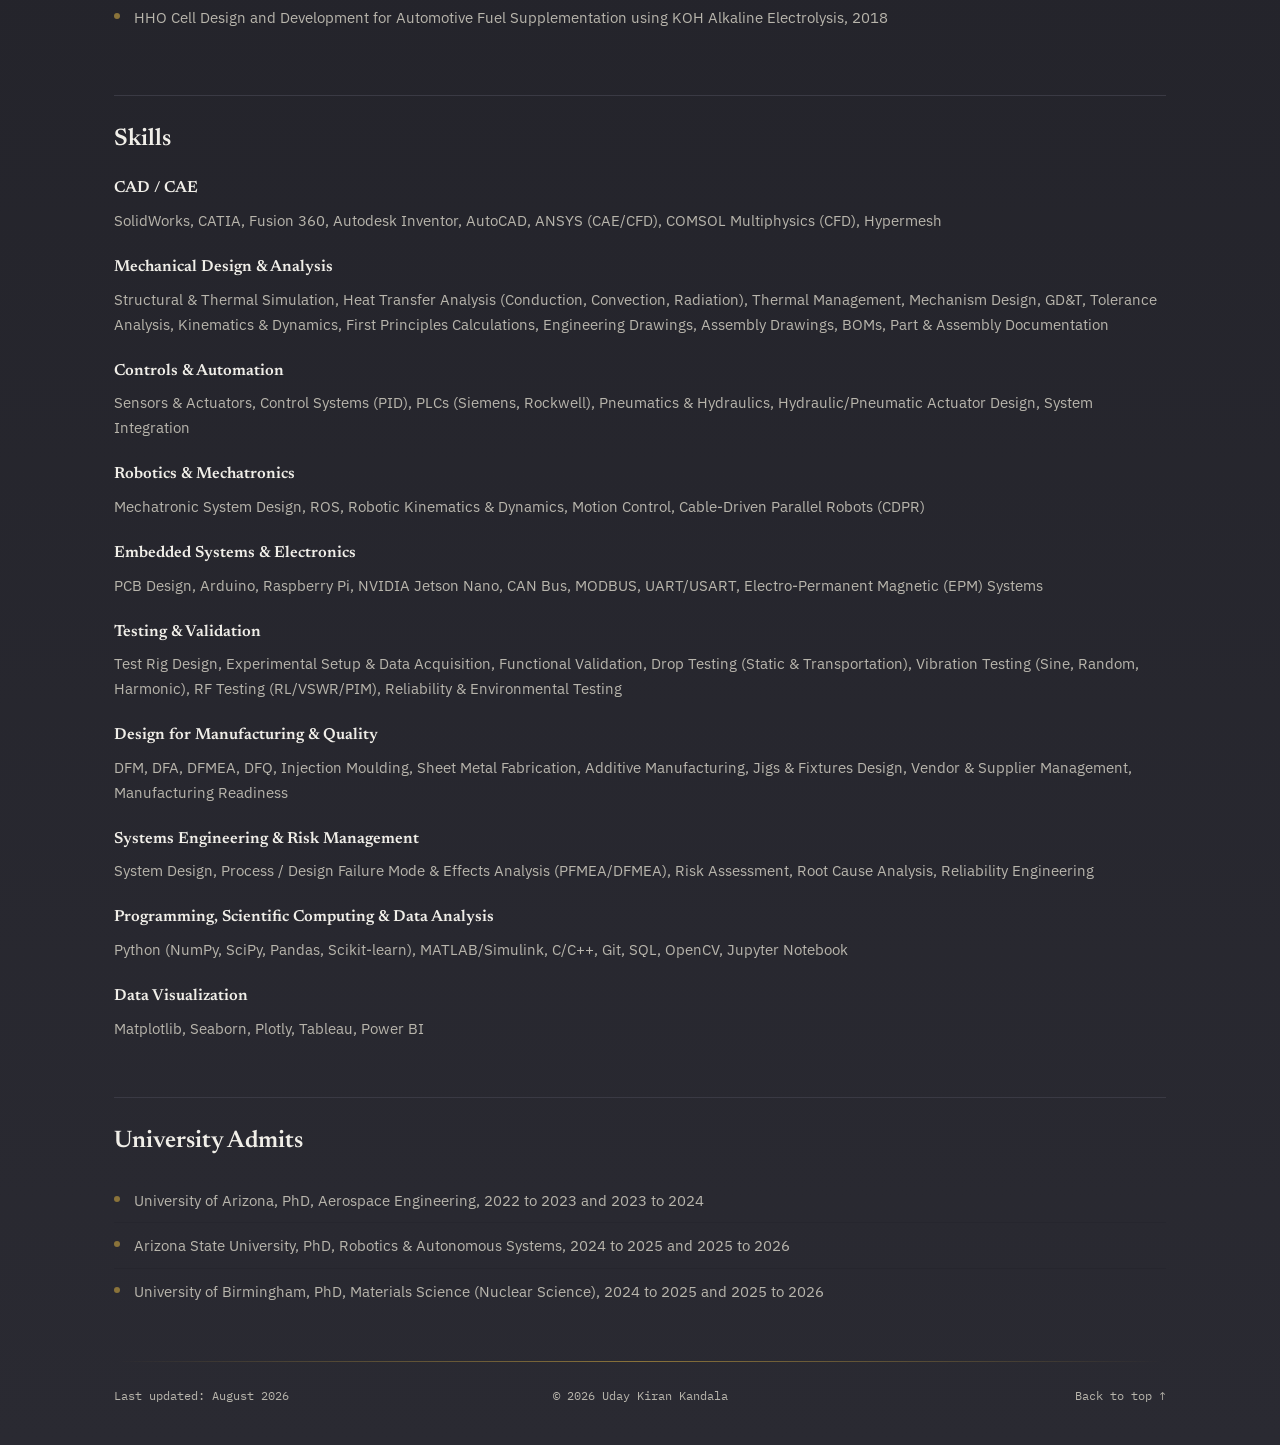
<file: engineering_preview.html>
<!DOCTYPE html>
<html lang="en">
<head>
<meta charset="UTF-8">
<meta name="viewport" content="width=device-width, initial-scale=1.0">
<title>A V Uday Kiran Kandala | Engineering</title>
<style>
/* ============================================================
   A V Uday Kiran Kandala, site stylesheet
   Design: engineering lab-notebook / drafting-sheet aesthetic
   ============================================================ */

@import url('https://fonts.googleapis.com/css2?family=Newsreader:ital,opsz,wght@0,6..72,400;0,6..72,500;0,6..72,600;1,6..72,400&family=IBM+Plex+Sans:wght@400;500;600&family=IBM+Plex+Mono:wght@400;500&display=swap');

:root {
  --void: #0A0A0D;
  --charcoal: #1C1C22;
  --charcoal-light: #2A2A32;
  --gold: #C9A24B;
  --gold-light: #E8CD8A;
  --gold-dim: #8A733A;
  --off-white: #F0EEE8;
  --ink-soft: #B8B5AC;
  --red: #A9584E;

  /* Legacy aliases so untouched pages/components keep working */
  --paper: var(--charcoal);
  --paper-raised: var(--charcoal-light);
  --ink: var(--off-white);
  --grid-line: #3A3A44;
  --grid-line-faint: #26262E;
  --blue: var(--gold);
  --blue-soft: rgba(201, 162, 75, 0.12);

  --display: 'Newsreader', serif;
  --body: 'IBM Plex Sans', -apple-system, sans-serif;
  --mono: 'IBM Plex Mono', monospace;
}

* { box-sizing: border-box; }

html { scroll-behavior: smooth; }

body {
  margin: 0;
  background: linear-gradient(180deg, var(--void) 0%, var(--charcoal) 45%, var(--charcoal-light) 100%);
  color: var(--off-white);
  font-family: var(--body);
  font-size: 16px;
  line-height: 1.6;
}

/* ---------- Starfield hero (Bio / home page) ---------- */

.bg-stars-canvas {
  position: fixed;
  inset: 0;
  z-index: -1;
  pointer-events: none;
  width: 100%;
  height: 100%;
}

.hero {
  position: relative;
  height: 100vh;
  width: 100%;
  overflow: hidden;
  display: flex;
  align-items: center;
  justify-content: center;
}

.hero-bg {
  position: absolute;
  inset: 0;
  z-index: 0;
  background-image:
    linear-gradient(180deg, rgba(10,10,13,0.25) 0%, rgba(10,10,13,0.45) 55%, rgba(10,10,13,0.9) 100%),
    linear-gradient(90deg,
      rgba(10,10,13,0.75) 0%,
      rgba(10,10,13,0.35) 8%,
      rgba(10,10,13,0) 20%,
      rgba(10,10,13,0) 80%,
      rgba(10,10,13,0.35) 92%,
      rgba(10,10,13,0.75) 100%),
    url('space-hero-composite.jpg');
  background-size: cover;
  background-position: center;
  background-repeat: no-repeat;
}

.hero-content {
  position: relative;
  z-index: 2;
  text-align: center;
  padding: 0 24px;
}

.hero-name {
  font-family: var(--display);
  font-weight: 500;
  font-size: clamp(2.6rem, 7vw, 5.2rem);
  line-height: 1.05;
  margin: 0;
  color: var(--off-white);
  letter-spacing: 0.01em;
  animation: nameGlow 4s ease-in-out infinite;
}

@keyframes nameGlow {
  0%, 100% {
    text-shadow:
      0 0 10px rgba(201, 162, 75, 0.12),
      0 0 22px rgba(201, 162, 75, 0.05);
  }
  50% {
    text-shadow:
      0 0 18px rgba(201, 162, 75, 0.5),
      0 0 40px rgba(232, 205, 138, 0.3),
      0 0 64px rgba(201, 162, 75, 0.12);
  }
}

.hero-role {
  font-family: var(--body);
  font-style: italic;
  font-size: clamp(1rem, 2vw, 1.25rem);
  color: var(--ink-soft);
  margin: 18px 0 0;
  letter-spacing: 0.02em;
}

.scroll-cue {
  position: absolute;
  bottom: 36px;
  left: 50%;
  transform: translateX(-50%);
  z-index: 3;
  display: flex;
  flex-direction: column;
  align-items: center;
  gap: 8px;
  color: var(--gold-light);
  font-family: var(--mono);
  font-size: 0.7rem;
  letter-spacing: 0.14em;
  text-transform: uppercase;
  animation: driftDown 2.2s ease-in-out infinite;
}

.scroll-cue svg { width: 15px; height: 15px; stroke: var(--gold-light); }

@keyframes driftDown {
  0%, 100% { transform: translate(-50%, 0); opacity: 0.85; }
  50% { transform: translate(-50%, 8px); opacity: 1; }
}

@media (prefers-reduced-motion: reduce) {
  .scroll-cue { animation: none; }
  .hero-name { animation: none; text-shadow: 0 0 14px rgba(201, 162, 75, 0.25); }
  nav.tabs a.active { animation: none; text-shadow: 0 0 12px rgba(201, 162, 75, 0.55); }
}

/* ---------- Scroll reveal for content below hero ---------- */

.reveal {
  opacity: 0;
  transform: translateY(18px);
  transition: opacity 0.7s ease, transform 0.7s ease;
}

.reveal.is-visible {
  opacity: 1;
  transform: translateY(0);
}

@media (prefers-reduced-motion: reduce) {
  .reveal { opacity: 1; transform: none; transition: none; }
}

@media (prefers-reduced-motion: reduce) {
  html { scroll-behavior: auto; }
  * { animation-duration: 0.01ms !important; transition-duration: 0.01ms !important; }
}

a { color: var(--gold-light); text-decoration: none; }
a:hover { text-decoration: underline; color: var(--gold); }
a:focus-visible, button:focus-visible {
  outline: 2px solid var(--gold);
  outline-offset: 3px;
}

img, video { max-width: 100%; display: block; }

/* ---------- Header / Nav (drawing-sheet tabs) ---------- */

.site-header {
  position: fixed;
  top: 0;
  left: 0;
  width: 100%;
  z-index: 100;
  background: rgba(8, 8, 10, 0.22);
  backdrop-filter: blur(3px);
}

.header-inner {
  max-width: 1100px;
  margin: 0 auto;
  padding: 18px 24px 0;
  display: flex;
  flex-wrap: wrap;
  align-items: baseline;
  justify-content: center;
  gap: 12px;
}

.site-name {
  font-family: var(--display);
  font-size: 1.1rem;
  font-weight: 500;
  letter-spacing: 0.01em;
  margin: 0;
  padding-bottom: 10px;
}

.site-name a { color: var(--off-white); }
.site-name a:hover { text-decoration: none; color: var(--gold-light); }

nav.tabs {
  max-width: 1100px;
  margin: 0 auto;
  display: flex;
  justify-content: center;
  gap: 4px;
  padding: 14px 24px;
  overflow-x: auto;
}

nav.tabs a {
  font-family: var(--mono);
  font-size: 0.78rem;
  letter-spacing: 0.04em;
  text-transform: uppercase;
  color: var(--off-white);
  padding: 10px 16px;
  border: 1px solid transparent;
  border-radius: 4px;
  background: transparent;
  white-space: nowrap;
  text-decoration: none;
  position: relative;
  transition: color 0.2s ease, text-shadow 0.2s ease;
}

nav.tabs a:hover { color: var(--gold-light); }

nav.tabs a:active {
  color: var(--gold);
  text-shadow:
    0 0 10px rgba(201, 162, 75, 0.7),
    0 0 22px rgba(232, 205, 138, 0.5);
}

nav.tabs a.active {
  color: var(--gold);
  font-weight: 500;
  animation: navGlow 4s ease-in-out infinite;
}

@keyframes navGlow {
  0%, 100% { text-shadow: 0 0 8px rgba(201, 162, 75, 0.35); }
  50% { text-shadow: 0 0 14px rgba(201, 162, 75, 0.8), 0 0 26px rgba(232, 205, 138, 0.4); }
}

/* ---------- Layout ---------- */

main {
  max-width: 1100px;
  margin: 0 auto;
  padding: 96px 24px 40px;
  min-height: 60vh;
}

.bio-text {
  margin: 0 0 32px;
}

.policy-text {
  font-size: 1rem;
  color: var(--ink-soft);
  max-width: 72ch;
  margin: 0 0 32px;
}

.journey-text {
  font-size: 1rem;
  color: var(--ink-soft);
  margin: 0 0 32px;
}

.bio-text p {
  font-size: 1.05rem;
  color: var(--ink-soft);
  margin: 0 0 18px;
  text-align: justify;
  text-justify: inter-word;
}

.bio-text p:last-child { margin-bottom: 0; }

.eyebrow {
  font-family: var(--mono);
  font-size: 0.75rem;
  letter-spacing: 0.08em;
  text-transform: uppercase;
  color: var(--gold);
  margin: 0 0 10px;
}

.status-line {
  display: flex;
  flex-direction: column;
  gap: 8px;
  margin: 0 0 32px;
}

.status-item {
  display: flex;
  align-items: center;
  gap: 10px;
  font-family: var(--mono);
  font-size: 0.85rem;
  color: var(--ink-soft);
  letter-spacing: 0.01em;
}

.status-item svg {
  width: 16px;
  height: 16px;
  flex-shrink: 0;
  color: var(--gold-dim);
}

.link-grid {
  display: flex;
  flex-wrap: wrap;
  gap: 12px;
  margin-top: 6px;
}

.link-grid a {
  display: flex;
  align-items: center;
  justify-content: center;
  width: 44px;
  height: 44px;
  color: var(--off-white);
  border: 1px solid var(--grid-line);
  border-radius: 6px;
  transition: color 0.2s ease, border-color 0.2s ease, background 0.2s ease;
}

.link-grid a svg {
  width: 20px;
  height: 20px;
}

.link-grid a:hover {
  color: var(--gold-light);
  border-color: var(--gold-dim);
  background: var(--charcoal-light);
}

.highlights {
  margin: 0 0 32px;
}

.highlights .section-title:first-child {
  margin-top: 0;
}

.line-list {
  list-style: none;
  margin: 0 0 8px;
  padding: 0;
}

.skill-cat {
  font-family: var(--display);
  font-size: 1rem;
  font-weight: 600;
  color: var(--off-white);
  margin: 22px 0 6px;
}

.skill-cat:first-of-type {
  margin-top: 0;
}

.skill-list {
  font-size: 0.92rem;
  color: var(--ink-soft);
  margin: 0 0 4px;
  line-height: 1.7;
}

.line-list li {
  font-size: 0.95rem;
  color: var(--ink-soft);
  padding: 10px 0 10px 20px;
  border-top: 1px solid var(--grid-line-faint);
  position: relative;
}

.line-list li:first-child {
  border-top: none;
}

.line-list li a {
  color: var(--ink-soft);
  text-decoration: underline;
  text-decoration-color: var(--gold-dim);
  text-underline-offset: 3px;
}

.line-list li a:hover {
  color: var(--gold-light);
  text-decoration-color: var(--gold-light);
}

.line-list li::before {
  content: '';
  position: absolute;
  left: 0;
  top: 18px;
  width: 6px;
  height: 6px;
  border-radius: 50%;
  background: var(--gold-dim);
}

.intro-columns {
  display: grid;
  grid-template-columns: 480px 1fr;
  gap: 40px;
  align-items: start;
  margin-bottom: 32px;
  padding-left: 32px;
}

.intro-left {
  display: flex;
  flex-direction: column;
  align-items: center;
  text-align: center;
}

.intro-right {
  padding-top: 8px;
}

@media (max-width: 780px) {
  .intro-columns {
    grid-template-columns: 1fr;
    gap: 24px;
  }
}

.profile-badge {
  position: relative;
  width: 180px;
  height: 180px;
  margin: 0 0 24px;
  display: flex;
  align-items: center;
  justify-content: center;
}

.profile-badge::before {
  content: '';
  position: absolute;
  inset: -55px;
  background:
    radial-gradient(circle, rgba(240,238,232,0.35) 0%, rgba(232,205,138,0.28) 32%, rgba(201,162,75,0.14) 55%, transparent 72%);
  filter: blur(18px);
  z-index: 0;
}

.profile-badge img {
  position: relative;
  z-index: 1;
  width: 180px;
  height: 180px;
  border-radius: 50%;
  object-fit: cover;
  object-position: center 15%;
  border: 3px solid rgba(240, 238, 232, 0.85);
  box-shadow:
    0 22px 44px rgba(0, 0, 0, 0.55),
    0 0 0 1px rgba(201, 162, 75, 0.25),
    0 0 30px rgba(232, 205, 138, 0.25);
}

h1.page-title {
  font-family: var(--display);
  font-size: clamp(1.9rem, 3vw, 2.5rem);
  font-weight: 600;
  line-height: 1.15;
  margin: 0 0 14px;
}

.site-footer {
  max-width: 1100px;
  margin: 0 auto;
  padding: 0 24px 40px;
}

.footer-line {
  height: 1px;
  background: linear-gradient(90deg, transparent, var(--gold-dim), transparent);
  margin: 0 0 24px;
}

.footer-row {
  display: grid;
  grid-template-columns: 1fr 1fr 1fr;
  align-items: center;
  gap: 16px;
  font-family: var(--mono);
  font-size: 0.75rem;
  color: var(--ink-soft);
}

.footer-updated {
  justify-self: start;
}

.footer-copyright {
  justify-self: center;
}

.footer-top-link {
  justify-self: end;
  color: var(--ink-soft);
  text-decoration: none;
  transition: color 0.2s ease;
}

.footer-top-link:hover {
  color: var(--gold-light);
  text-decoration: none;
}

@media (max-width: 640px) {
  .footer-row {
    grid-template-columns: 1fr;
    gap: 10px;
    text-align: center;
  }
  .footer-updated, .footer-copyright, .footer-top-link {
    justify-self: center;
  }
}

.status-line {
  align-items: center;
}

.status-item {
  flex-direction: row;
  gap: 8px;
  white-space: nowrap;
  font-family: var(--body);
}

.status-item svg {
  margin: 0;
}

.link-grid {
  justify-content: center;
}

.page-dek {
  font-size: 1.05rem;
  color: var(--ink-soft);
  margin: 0 0 40px;
}

h2.section-title {
  font-family: var(--display);
  font-size: 1.5rem;
  font-weight: 600;
  margin: 56px 0 18px;
  padding-top: 24px;
  border-top: 1px solid var(--grid-line);
}

section:first-of-type h2.section-title { margin-top: 0; border-top: none; padding-top: 0; }

p { margin: 0 0 16px; }

.callout {
  border-left: 3px solid var(--gold-dim);
  background: var(--charcoal-light);
  padding: 14px 18px;
  font-size: 0.92rem;
  color: var(--ink-soft);
  margin: 24px 0;
}

/* ---------- Media blocks ---------- */

.media-block {
  margin: 24px 0 32px;
  border: 1px solid var(--grid-line);
  background: var(--paper-raised);
  padding: 10px;
}

.media-block img, .media-block video {
  width: 100%;
  border: 1px solid var(--grid-line);
}

.media-caption {
  font-family: var(--mono);
  font-size: 0.75rem;
  color: var(--ink-soft);
  padding: 10px 4px 2px;
}

.media-grid {
  display: grid;
  grid-template-columns: repeat(auto-fit, minmax(240px, 1fr));
  gap: 16px;
  margin: 24px 0 32px;
}

.doc-list { list-style: none; padding: 0; margin: 0 0 24px; }

.doc-list li {
  border: 1px solid var(--grid-line);
  background: var(--paper-raised);
  padding: 12px 16px;
  margin-bottom: 8px;
  display: flex;
  align-items: center;
  justify-content: space-between;
  gap: 12px;
}

.doc-list .doc-meta { font-family: var(--mono); font-size: 0.75rem; color: var(--ink-soft); }

.doc-list a.doc-link {
  font-family: var(--mono);
  font-size: 0.78rem;
  border: 1px solid var(--gold-dim);
  padding: 5px 12px;
  border-radius: 3px;
  color: var(--gold-light);
  white-space: nowrap;
}
.doc-list a.doc-link:hover { background: var(--gold); color: var(--void); text-decoration: none; }

/* ---------- Cards (projects / entries) ---------- */

.entry {
  border-top: 1px solid var(--grid-line);
  padding: 22px 0;
  display: grid;
  grid-template-columns: 100px 1fr;
  gap: 20px;
}

.entry:first-of-type { border-top: none; }

.entry .entry-date {
  font-family: var(--mono);
  font-size: 0.75rem;
  color: var(--ink-soft);
  padding-top: 4px;
}

.entry h3 { font-family: var(--display); font-size: 1.15rem; margin: 0 0 6px; font-weight: 600; }
.entry p { margin: 0 0 8px; font-size: 0.95rem; color: var(--ink-soft); }
.entry .tags { font-family: var(--mono); font-size: 0.72rem; color: var(--gold-light); }

.entry-gallery {
  display: flex;
  gap: 14px;
  overflow-x: auto;
  margin: 18px 0 4px;
  padding-bottom: 10px;
  scrollbar-width: thin;
  scrollbar-color: var(--gold-dim) transparent;
}

.entry-gallery::-webkit-scrollbar {
  height: 6px;
}

.entry-gallery::-webkit-scrollbar-thumb {
  background: var(--gold-dim);
  border-radius: 3px;
}

.entry-gallery::-webkit-scrollbar-track {
  background: var(--charcoal-light);
}

.entry-gallery figure {
  flex-shrink: 0;
  margin: 0;
}

.entry-gallery img {
  height: 400px;
  width: 400px;
  object-fit: cover;
  display: block;
  border: 1px solid var(--grid-line);
  border-radius: 3px;
}

.entry-gallery figcaption {
  font-family: var(--mono);
  font-size: 0.7rem;
  color: var(--ink-soft);
  margin-top: 6px;
  max-width: 260px;
}

@media (max-width: 640px) {
  .entry { grid-template-columns: 1fr; gap: 6px; }
}

/* ---------- Title block (signature element, footer of every page) ---------- */

.title-block {
  max-width: 1100px;
  margin: 40px auto 0;
  border-top: 2px solid var(--ink);
}

.title-block-inner {
  display: grid;
  grid-template-columns: 1fr auto auto;
  border: 1px solid var(--ink);
  border-top: none;
  font-family: var(--mono);
  font-size: 0.72rem;
  color: var(--ink-soft);
}

.tb-cell {
  padding: 10px 16px;
  border-left: 1px solid var(--grid-line);
}
.tb-cell:first-child { border-left: none; }
.tb-cell .tb-label { display: block; text-transform: uppercase; letter-spacing: 0.06em; color: var(--ink-soft); font-size: 0.65rem; margin-bottom: 3px; }
.tb-cell .tb-value { color: var(--ink); }

@media (max-width: 700px) {
  .title-block-inner { grid-template-columns: 1fr 1fr; }
}

</style>
</head>
<body>

<canvas id="starCanvas" class="bg-stars-canvas"></canvas>

<header class="site-header">
  <nav class="tabs" aria-label="Site sections">
    <a href="index.html">Bio</a>
    <a href="engineering.html" class="active">Engineering</a>
    <a href="research.html">Research</a>
    <a href="policy.html">Policy</a>
  </nav>
</header>

<main id="page-top">
  <p class="page-dek">
    As a multidisciplinary engineer, I have received full-time offers spanning
    mechanical, mechatronics, robotics, and software/ML engineering (agriculture
    automation, software, telecommunications, defence, warehouse automation, industrial
    automation), including senior, team-lead, and manager level roles with sponsored
    offers across India, the UK, and Germany.
  </p>

  <section class="reveal">
    <h2 class="section-title">Experience</h2>

    <div class="entry">
      <div class="entry-date">Aug 2024<br>Jul 2025</div>
      <div>
        <h3>Mechatronics Engineer, Freelance, Hyderabad</h3>
        <ul class="line-list">
          <li>Proposed process automation solutions for special purpose machinery</li>
          <li>Designed consoles and control panel layouts for servers, transformers, and actuator systems</li>
          <li>Produced detailed engineering and assembly drawings for electromechanical equipment supporting power generation infrastructure</li>
          <li>Designed and developed a double-acting pneumatic actuator, including mechanical design, fabrication, assembly, and functional validation</li>
          <li>Developed Cable-Driven Parallel Robot (CDPR) kinematics algorithms and control frameworks for automated pick-and-place operations</li>
        </ul>
      </div>
    </div>

    <div class="entry">
      <div class="entry-date">Aug 2022<br>Jun 2024</div>
      <div>
        <h3>Mechanical Engineer II (R&amp;D, Telecommunications), JMA Wireless, Hyderabad</h3>
        <ul class="line-list">
          <li>Led cross-functional teams across mechanical design, prototyping, NPI builds, and mechanical/RF validation for multiple macro base station antenna programs serving global telecommunications markets</li>
          <li>Designed and delivered macro base station antennas (MX08FRO665-02, MX12FIT765-HG, MX12FIT865-HG), expanding the company's beamforming and high-gain antenna portfolio</li>
          <li>Supported development of 8-port macro antenna products (MX08FRO465-02, MX08FRO865-02) from concept through prototype validation</li>
          <li>Conducted R&amp;D on lens antenna architectures (Mid-Band Lens, Luneburg Lens, High-Band Lens), contributing to a CBRS-related patent application</li>
          <li>Designed and developed macro antenna systems, injection-moulded plastic parts, sheet metal components, PCBs, electromechanical assemblies, and supporting hardware from concept through production</li>
          <li>Created detailed 3D CAD models, manufacturing drawings, assembly drawings, BOMs, and engineering documentation to support prototype, pre-production, and production builds</li>
          <li>Performed structural and thermal simulations using ANSYS and COMSOL, supporting design optimisation, mechanical integrity assessment, and product performance improvements</li>
          <li>Executed DFMEA, DFM, DFA, and DFQ activities throughout NPI/NPD programs to improve manufacturability, reliability, quality, and cost-effectiveness</li>
          <li>Developed jigs, fixtures, and assembly tooling, reducing manufacturing effort and improving assembly efficiency across multiple product lines</li>
          <li>Executed reliability and environmental testing including drop (static &amp; transportation), vibration (sine, random, harmonic), and RF validation (RL/VSWR/PIM)</li>
        </ul>
        <div class="entry-gallery">
          <figure>
            <img src="[data-uri]" alt="JMA Wireless image 1">
            <figcaption>Title 1</figcaption>
          </figure>
          <figure>
            <img src="[data-uri]" alt="JMA Wireless image 2">
            <figcaption>Title 2</figcaption>
          </figure>
          <figure>
            <img src="[data-uri]" alt="JMA Wireless image 3">
            <figcaption>Title 3</figcaption>
          </figure>
          <figure>
            <img src="[data-uri]" alt="JMA Wireless image 4">
            <figcaption>Title 4</figcaption>
          </figure>
          <figure>
            <img src="[data-uri]" alt="JMA Wireless image 5">
            <figcaption>Title 5</figcaption>
          </figure>
          <figure>
            <img src="[data-uri]" alt="JMA Wireless image 6">
            <figcaption>Title 6</figcaption>
          </figure>
        </div>
      </div>
    </div>

    <div class="entry">
      <div class="entry-date">Oct 2021<br>Jun 2022</div>
      <div>
        <h3>Project Consultant (Process Automation &amp; Computer Vision), VIT Vellore, Vellore</h3>
        <ul class="line-list">
          <li>Designed and developed an automated incense stick grading and sorting machine, integrating machine vision, machine learning, and mechanical automation</li>
          <li>Conducted requirement analysis, site studies, and feasibility assessments to define system architecture, throughput targets, and operational constraints</li>
          <li>Designed, fabricated, and assembled a functional prototype using sheet metal, polymer components, additive manufacturing, and machine vision hardware</li>
          <li>Evaluated and validated multiple conveying and material handling concepts, including rotary, linear, belt conveyor, and turntable mechanisms, through proof-of-concept testing</li>
          <li>Developed computer vision and defect detection algorithms using image processing, feature extraction, and machine learning techniques for automated quality inspection</li>
          <li>Coordinated with vendors and manufacturers for material procurement, fabrication, assembly, and prototype development to meet project timelines</li>
          <li>Conducted system testing, performance evaluation, and iterative design improvements to enhance grading accuracy, reliability, and operational efficiency</li>
        </ul>
      </div>
    </div>

    <div class="entry">
      <div class="entry-date">Aug 2021<br>Oct 2021</div>
      <div>
        <h3>Design &amp; Production Engineer (Process Automation), Sickle Innovations, Hyderabad</h3>
        <ul class="line-list">
          <li>Designed and developed automated conveyor-based grading and sorting systems, evaluating alternative concepts to improve throughput, reliability, and operational efficiency</li>
          <li>Generated mechanical concepts, 3D CAD models, and prototype designs using Autodesk Fusion 360 for agricultural automation applications</li>
          <li>Designed and prototyped electromechanical systems integrating sensors, actuators, and machine vision technologies for object identification and size estimation</li>
          <li>Developed image processing algorithms for fruit grading and classification using colour segmentation, binary processing, feature extraction, and pixel intensity analysis</li>
          <li>Conducted field testing and validation of developed prototypes, acquiring and analysing real-time sensor and system performance data</li>
          <li>Performed engineering research on precision mechatronics, automation systems, and sensing technologies to support product development activities</li>
        </ul>
      </div>
    </div>

    <div class="entry">
      <div class="entry-date">Oct 2020<br>May 2021</div>
      <div>
        <h3>Research &amp; Development Intern, RCI, DRDO, Hyderabad</h3>
        <ul class="line-list">
          <li>Conducted R&amp;D on payload deployment systems for UAV applications, focusing on reliable locking, holding, and release mechanisms</li>
          <li>Designed an Electro Permanent Magnetic (EPM) payload locking and release system capable of handling loads up to 5 kg, including mechanical architecture, component selection, and electromagnetic design</li>
          <li>Performed engineering calculations and design analysis including magnetic flux density, holding force, power requirements, tolerance analysis, and safety factor evaluation</li>
          <li>Applied DFMEA, DFM, DFA, and DFQ methodologies to improve design robustness, manufacturability, reliability, and quality throughout the development cycle</li>
          <li>Coordinated with suppliers and manufacturers for component sourcing, fabrication, assembly, and prototype development</li>
          <li>Executed prototype assembly, testing, and validation, evaluating mechanical integrity, magnetic holding performance, and operational reliability under load, resolving design issues through iterative testing and root-cause analysis</li>
        </ul>
      </div>
    </div>
  </section>

  <section class="reveal">
  <section class="reveal">
    <h2 class="section-title">Education</h2>
    <div class="entry">
      <div class="entry-date">2025<br>Present</div>
      <div>
        <h3>MSc Machine Learning &amp; AI, Queen Mary University of London</h3>
        <p>Thesis: Glyph Perturbation Cardinality, A Raster Domain Framework for Text Steganography.</p>
      </div>
    </div>
    <div class="entry">
      <div class="entry-date">2019<br>2021</div>
      <div>
        <h3>M.Tech in Mechatronics Engineering, Vellore Institute of Technology</h3>
        <p>Thesis: Design and Development of Payload Deployment Systems for Unmanned Aerial Vehicles.</p>
      </div>
    </div>
    <div class="entry">
      <div class="entry-date">2014<br>2018</div>
      <div>
        <h3>B.Tech in Mechanical Engineering, Jawaharlal Nehru Technological University, Hyderabad</h3>
        <p>Thesis: Design and Fabrication of Mobile Elevating Ball Transfer Table, 2018.</p>
      </div>
    </div>
  </section>

  <section class="reveal">
    <h2 class="section-title">Projects</h2>
    <ul class="line-list">
      <li>SIBA, AI-Powered Mobile Business Operating System, 2026</li>
      <li>WeavIn, Video-First Professional Hiring Platform, 2026</li>
      <li>Deep Learning Based Lung Disease Detection from Chest X-Ray Images, QMUL, 2026</li>
      <li>MRI Based Brain Abnormality Detection using Convolutional Neural Networks, QMUL, 2026</li>
      <li>Fruit Grading and Classification using Image Processing and Machine Learning, 2022</li>
      <li>Automated Incense Stick Grading and Sorting using Machine Vision, VIT Vellore, 2021</li>
      <li>Surface Defect Identification of Leather Samples using Computer Vision, 2021</li>
      <li>Speech Recognition for Automated Machining Operations using IoT, VIT Vellore, 2021</li>
      <li>Design and Development of a Low-Cost Turbine-Based Ventilator, working model, VIT Vellore, 2021</li>
      <li>Shape Memory Alloy Based Wing Actuation Mechanism for Flapping-Wing Micro Aerial Vehicles, VIT Vellore, 2021</li>
      <li>MATLAB and Simulink Based Trajectory Generation and Optimization for a Serial Manipulator Robotic Arm, VIT Vellore, 2021</li>
      <li>Automated Conveyor with Integrated Vision System for Grading and Sorting of Vegetables, VIT Vellore, 2020</li>
      <li>Fuzzy Logic Based Colour Grading and Classification of Leather Samples, 2020</li>
      <li>Home Automation using Hand Gesture Recognition and Image Processing, VIT Vellore, 2020</li>
      <li>Position Control of Two-Link Robotic Arm using Hand Gesture Recognition, VIT Vellore, 2020</li>
      <li>Teleoperation and Motion Control of a Robotic Arm through Gesture Recognition, VIT Vellore, 2020</li>
      <li>Disease Identification in Okra Plant using Convolutional Neural Networks (CNNs), 2020</li>
      <li>Drowsiness Detection in Automobiles using Image Processing Techniques and Perceptron Neural Networks, 2020</li>
      <li>Development of Automated Conveyor for Leather Grading and Sorting, VIT Vellore, 2019</li>
      <li>HHO Cell Design and Development for Automotive Fuel Supplementation using KOH Alkaline Electrolysis, 2018</li>
    </ul>
  </section>

  <section class="reveal">
    <h2 class="section-title">Skills</h2>

    <h3 class="skill-cat">CAD / CAE</h3>
    <p class="skill-list">SolidWorks, CATIA, Fusion 360, Autodesk Inventor, AutoCAD, ANSYS (CAE/CFD), COMSOL Multiphysics (CFD), Hypermesh</p>

    <h3 class="skill-cat">Mechanical Design &amp; Analysis</h3>
    <p class="skill-list">Structural &amp; Thermal Simulation, Heat Transfer Analysis (Conduction, Convection, Radiation), Thermal Management, Mechanism Design, GD&amp;T, Tolerance Analysis, Kinematics &amp; Dynamics, First Principles Calculations, Engineering Drawings, Assembly Drawings, BOMs, Part &amp; Assembly Documentation</p>

    <h3 class="skill-cat">Controls &amp; Automation</h3>
    <p class="skill-list">Sensors &amp; Actuators, Control Systems (PID), PLCs (Siemens, Rockwell), Pneumatics &amp; Hydraulics, Hydraulic/Pneumatic Actuator Design, System Integration</p>

    <h3 class="skill-cat">Robotics &amp; Mechatronics</h3>
    <p class="skill-list">Mechatronic System Design, ROS, Robotic Kinematics &amp; Dynamics, Motion Control, Cable-Driven Parallel Robots (CDPR)</p>

    <h3 class="skill-cat">Embedded Systems &amp; Electronics</h3>
    <p class="skill-list">PCB Design, Arduino, Raspberry Pi, NVIDIA Jetson Nano, CAN Bus, MODBUS, UART/USART, Electro-Permanent Magnetic (EPM) Systems</p>

    <h3 class="skill-cat">Testing &amp; Validation</h3>
    <p class="skill-list">Test Rig Design, Experimental Setup &amp; Data Acquisition, Functional Validation, Drop Testing (Static &amp; Transportation), Vibration Testing (Sine, Random, Harmonic), RF Testing (RL/VSWR/PIM), Reliability &amp; Environmental Testing</p>

    <h3 class="skill-cat">Design for Manufacturing &amp; Quality</h3>
    <p class="skill-list">DFM, DFA, DFMEA, DFQ, Injection Moulding, Sheet Metal Fabrication, Additive Manufacturing, Jigs &amp; Fixtures Design, Vendor &amp; Supplier Management, Manufacturing Readiness</p>

    <h3 class="skill-cat">Systems Engineering &amp; Risk Management</h3>
    <p class="skill-list">System Design, Process / Design Failure Mode &amp; Effects Analysis (PFMEA/DFMEA), Risk Assessment, Root Cause Analysis, Reliability Engineering</p>

    <h3 class="skill-cat">Programming, Scientific Computing &amp; Data Analysis</h3>
    <p class="skill-list">Python (NumPy, SciPy, Pandas, Scikit-learn), MATLAB/Simulink, C/C++, Git, SQL, OpenCV, Jupyter Notebook</p>

    <h3 class="skill-cat">Data Visualization</h3>
    <p class="skill-list">Matplotlib, Seaborn, Plotly, Tableau, Power BI</p>
  </section>

  <section class="reveal">
    <h2 class="section-title">University Admits</h2>
    <ul class="line-list">
      <li>University of Arizona, PhD, Aerospace Engineering, 2022 to 2023 and 2023 to 2024</li>
      <li>Arizona State University, PhD, Robotics &amp; Autonomous Systems, 2024 to 2025 and 2025 to 2026</li>
      <li>University of Birmingham, PhD, Materials Science (Nuclear Science), 2024 to 2025 and 2025 to 2026</li>
    </ul>
  </section>
</main>

<footer class="site-footer">
  <div class="footer-line"></div>
  <div class="footer-row">
    <span class="footer-updated">Last updated: August 2026</span>
    <span class="footer-copyright">&copy; 2026 Uday Kiran Kandala</span>
    <a href="#page-top" class="footer-top-link">Back to top &uarr;</a>
  </div>
</footer>

<script>
  const canvas = document.getElementById('starCanvas');
  const ctx = canvas.getContext('2d');
  const prefersReducedMotion = window.matchMedia('(prefers-reduced-motion: reduce)').matches;

  let w, h;
  const CELL = 22;
  const GAP = 3;
  let cols, rows;

  function resize() {
    w = canvas.width = window.innerWidth;
    h = canvas.height = window.innerHeight;
    cols = Math.ceil(w / CELL);
    rows = Math.ceil(h / CELL);
  }
  resize();
  window.addEventListener('resize', resize);

  let mouseX = -9999, mouseY = -9999;
  let hoveredIdx = -1;
  let overCanvas = false;

  document.addEventListener('mousemove', (e) => {
    mouseX = e.clientX;
    mouseY = e.clientY;
    overCanvas = true;
    const col = Math.floor(mouseX / CELL);
    const row = Math.floor(mouseY / CELL);
    if (col >= 0 && col < cols && row >= 0 && row < rows) {
      hoveredIdx = row * cols + col;
    } else {
      hoveredIdx = -1;
    }
  }, { passive: true });

  document.addEventListener('mouseleave', () => {
    overCanvas = false;
    hoveredIdx = -1;
  });

  const active = new Map();
  const EASE_IN = 0.28;
  const EASE_OUT = 0.14;

  function animate() {
    ctx.clearRect(0, 0, w, h);

    if (hoveredIdx !== -1 && overCanvas && !active.has(hoveredIdx)) {
      active.set(hoveredIdx, 0);
    }

    for (const [idx, val] of active) {
      const isTarget = idx === hoveredIdx && overCanvas;
      const target = isTarget ? 1 : 0;
      const ease = isTarget ? EASE_IN : EASE_OUT;
      let a = val + (target - val) * ease;

      if (!isTarget && a < 0.01) {
        active.delete(idx);
        continue;
      }
      active.set(idx, a);

      const row = Math.floor(idx / cols);
      const col = idx % cols;
      const baseSize = CELL - GAP;
      const cx = col * CELL + baseSize / 2;
      const cy = row * CELL + baseSize / 2;

      const glowR = baseSize * 2.2 * a;
      if (glowR > 1) {
        const bgGlow = ctx.createRadialGradient(cx, cy, 0, cx, cy, glowR);
        bgGlow.addColorStop(0, `rgba(232, 205, 138, ${0.35 * a})`);
        bgGlow.addColorStop(1, 'rgba(232, 205, 138, 0)');
        ctx.fillStyle = bgGlow;
        ctx.beginPath();
        ctx.arc(cx, cy, glowR, 0, Math.PI * 2);
        ctx.fill();
      }

      const size = baseSize * (1 + a * 0.9);
      const px = cx - size / 2;
      const py = cy - size / 2;

      const grad = ctx.createLinearGradient(px, py, px + size, py + size);
      grad.addColorStop(0, `rgba(255, 255, 255, ${a})`);
      grad.addColorStop(0.5, `rgba(232, 205, 138, ${a})`);
      grad.addColorStop(1, `rgba(150, 118, 58, ${a * 0.85})`);

      ctx.shadowColor = `rgba(232, 205, 138, ${a * 0.85})`;
      ctx.shadowBlur = 18 * a;
      ctx.fillStyle = grad;
      ctx.fillRect(px, py, size, size);
      ctx.shadowBlur = 0;
    }

    if (!prefersReducedMotion) requestAnimationFrame(animate);
  }

  if (prefersReducedMotion) {
    ctx.clearRect(0, 0, w, h);
  } else {
    animate();
  }
</script>

<script>
  const siteHeader = document.querySelector('.site-header');
  function updateHeaderState() {
    if (window.scrollY > 40) {
      siteHeader.classList.add('is-scrolled');
    } else {
      siteHeader.classList.remove('is-scrolled');
    }
  }
  window.addEventListener('scroll', updateHeaderState, { passive: true });
  updateHeaderState();
</script>

<script>
  const revealEls = document.querySelectorAll('.reveal');
  if ('IntersectionObserver' in window && revealEls.length) {
    const io = new IntersectionObserver((entries) => {
      entries.forEach((entry) => {
        if (entry.isIntersecting) {
          entry.target.classList.add('is-visible');
          io.unobserve(entry.target);
        }
      });
    }, { threshold: 0.12, rootMargin: '0px 0px -40px 0px' });
    revealEls.forEach((el) => io.observe(el));
  } else {
    revealEls.forEach((el) => el.classList.add('is-visible'));
  }
</script>

</body>
</html>
</file>
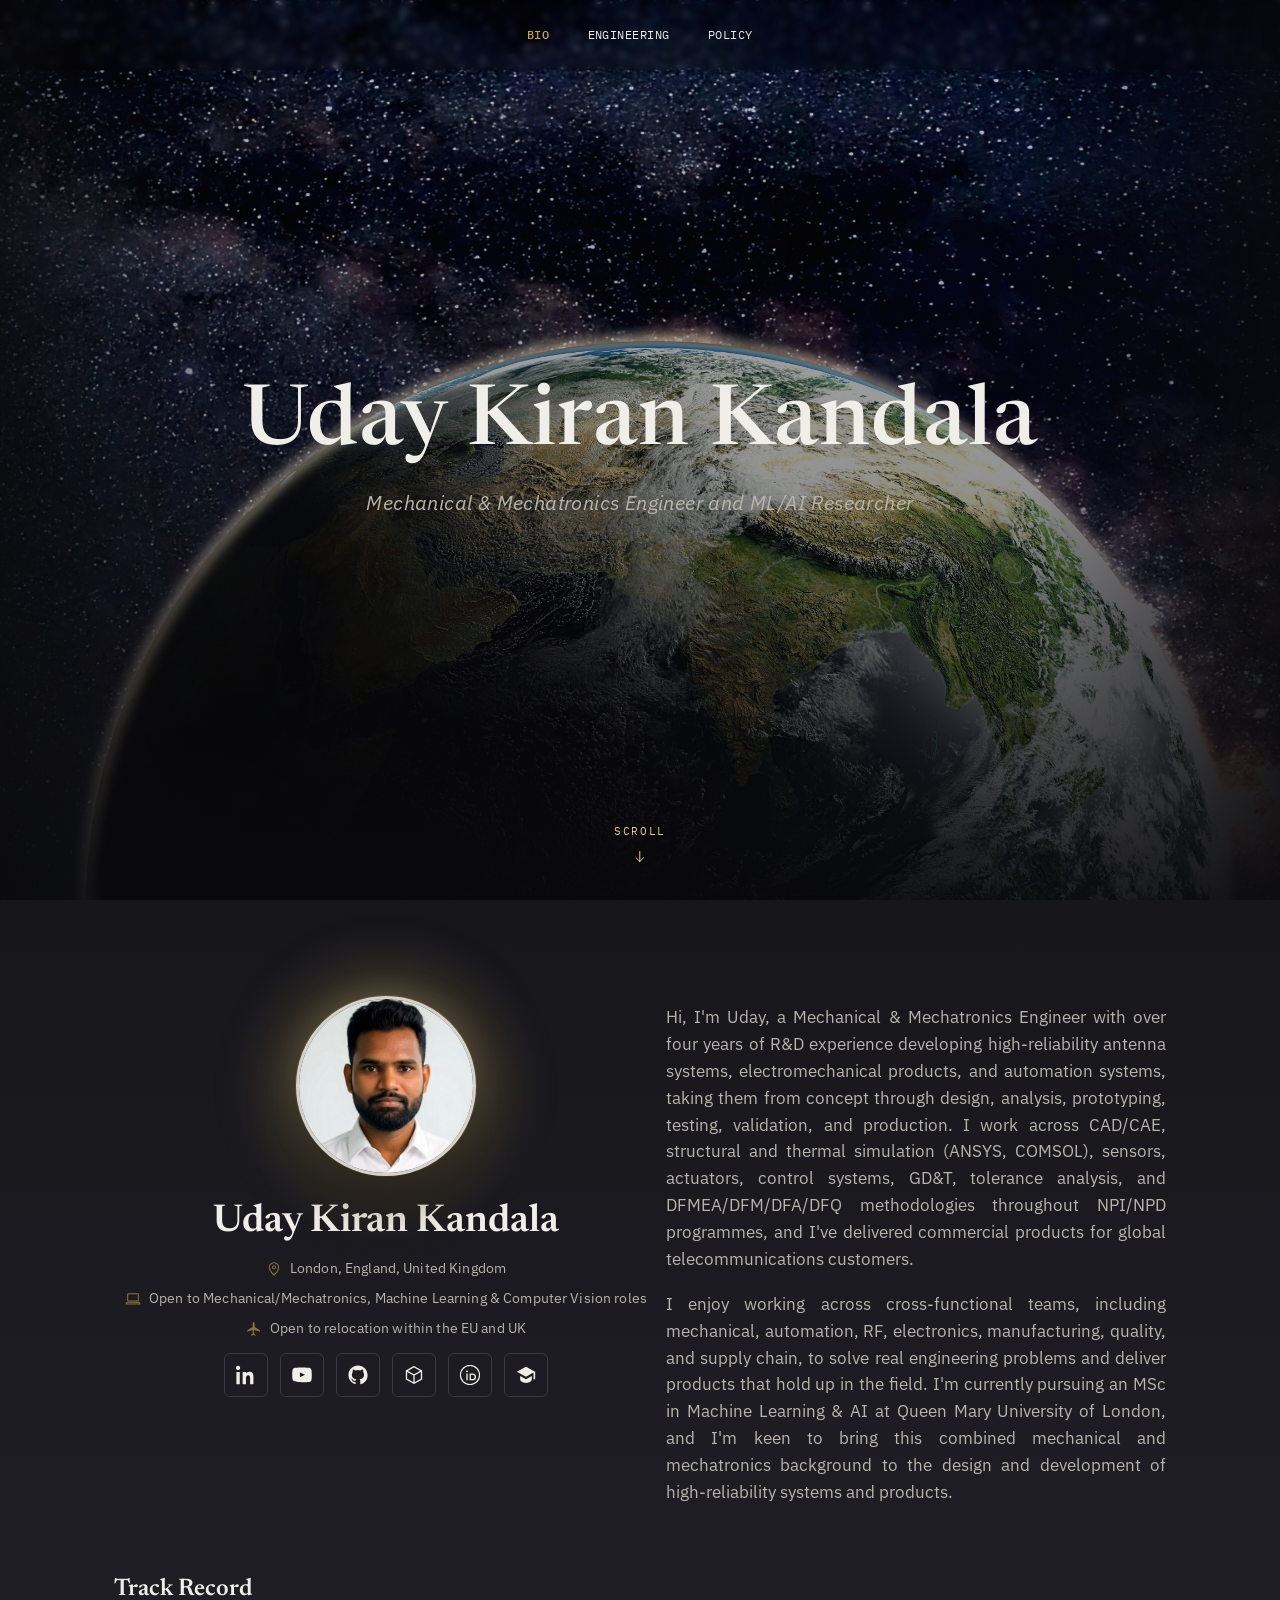
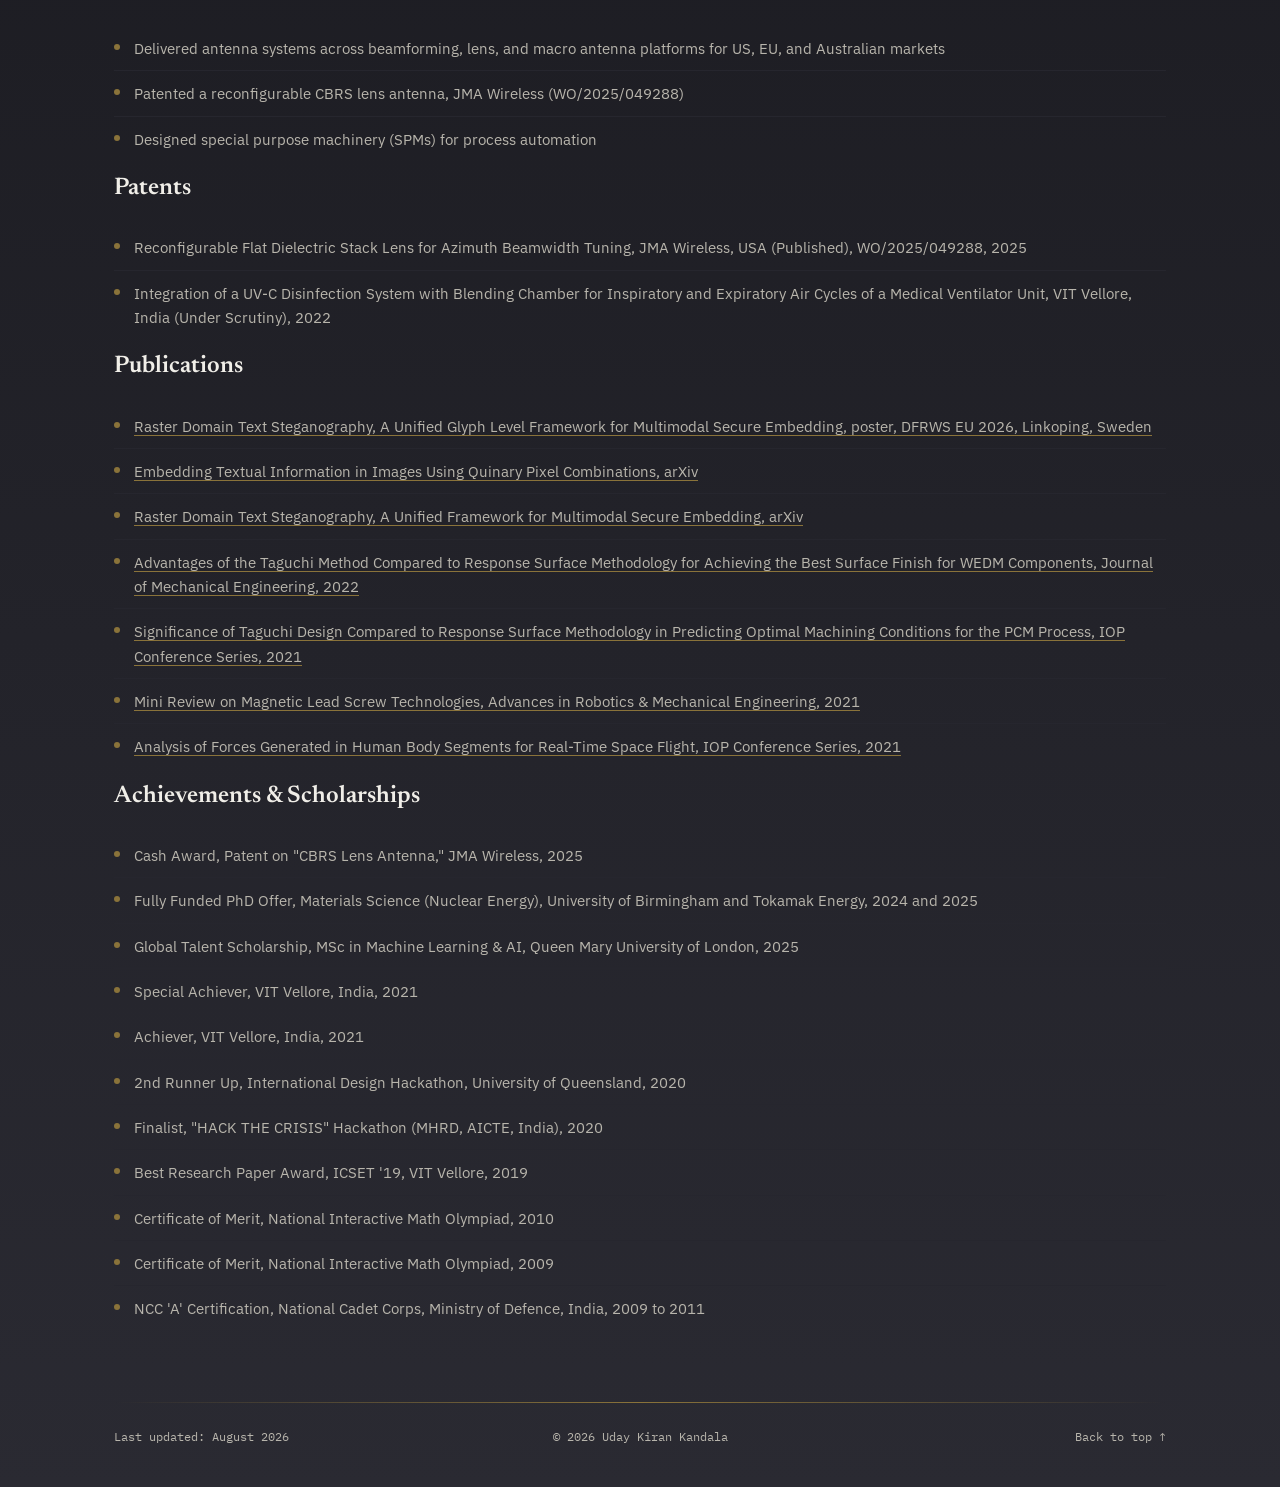
<file: index (2).html>
<!DOCTYPE html>
<html lang="en">
<head>
<meta charset="UTF-8">
<meta name="viewport" content="width=device-width, initial-scale=1.0">
<title>A V Uday Kiran Kandala | Bio</title>
<link rel="stylesheet" href="style.css">
</head>
<body>

<canvas id="starCanvas" class="bg-stars-canvas"></canvas>

<div class="hero" id="page-top">
  <div class="hero-bg"></div>
  <div class="hero-content">
    <h1 class="hero-name">Uday Kiran Kandala</h1>
    <p class="hero-role">Mechanical &amp; Mechatronics Engineer and ML/AI Researcher</p>
  </div>
  <div class="scroll-cue">
    <span>Scroll</span>
    <svg viewBox="0 0 24 24" fill="none" xmlns="http://www.w3.org/2000/svg">
      <path d="M12 4v16m0 0l-6-6m6 6l6-6" stroke-width="1.6" stroke-linecap="round" stroke-linejoin="round"/>
    </svg>
  </div>
</div>

<header class="site-header">
  <nav class="tabs" aria-label="Site sections">
    <a href="index.html" class="active">Bio</a>
    <a href="engineering.html">Engineering</a>
    <a href="policy.html">Policy</a>
  </nav>
</header>

<main>
  <div class="intro-columns">
    <div class="intro-left reveal">
      <div class="profile-badge">
        <img src="profile1.jpg" alt="Portrait of Uday Kiran Kandala">
      </div>
      <h1 class="page-title">Uday Kiran Kandala</h1>
      <div class="status-line">
        <div class="status-item">
          <svg viewBox="0 0 24 24" fill="none" stroke="currentColor" stroke-width="1.6" stroke-linecap="round" stroke-linejoin="round"><path d="M12 21s-7-6.1-7-11.5A7 7 0 0 1 19 9.5C19 14.9 12 21 12 21z"/><circle cx="12" cy="9.5" r="2.4"/></svg>
          <span>London, England, United Kingdom</span>
        </div>
        <div class="status-item">
          <svg viewBox="0 0 24 24" fill="none" stroke="currentColor" stroke-width="1.6" stroke-linecap="round" stroke-linejoin="round"><rect x="4" y="4" width="16" height="11" rx="1"/><path d="M1.5 19.5h21L21 17H3l-1.5 2.5z"/></svg>
          <span>Open to Mechanical/Mechatronics, Machine Learning &amp; Computer Vision roles</span>
        </div>
        <div class="status-item">
          <svg viewBox="0 0 24 24" fill="currentColor"><path d="M21 16v-2l-8-5V3.5a1.5 1.5 0 0 0-3 0V9l-8 5v2l8-2.5V19l-2.5 1.8V22l3.5-1 3.5 1v-1.2L12 19v-5.5l9 2.5z"/></svg>
          <span>Open to relocation within the EU and UK</span>
        </div>
        <div class="link-grid">
          <a href="https://www.linkedin.com/in/uday-kiran-k-9a2186181/" target="_blank" rel="noopener" title="LinkedIn" aria-label="LinkedIn">
            <svg viewBox="0 0 24 24" fill="currentColor"><path d="M4.98 3.5C4.98 4.88 3.87 6 2.5 6S0 4.88 0 3.5 1.12 1 2.5 1s2.48 1.12 2.48 2.5zM.5 8.25h4V23h-4V8.25zM8.5 8.25h3.83v2.01h.05c.53-1 1.83-2.06 3.77-2.06 4.03 0 4.77 2.65 4.77 6.1V23h-4v-6.9c0-1.65-.03-3.77-2.3-3.77-2.3 0-2.65 1.8-2.65 3.65V23h-4V8.25z"/></svg>
          </a>
          <a href="https://www.youtube.com/@HOW_2_CAD" target="_blank" rel="noopener" title="YouTube" aria-label="YouTube">
            <svg viewBox="0 0 24 24" fill="currentColor"><path d="M23.5 6.75s-.23-1.64-.94-2.36c-.9-.95-1.9-.95-2.36-1.01C16.9 3 12 3 12 3h-.01s-4.89 0-8.19.38c-.46.06-1.46.06-2.36 1.01C.73 5.11.5 6.75.5 6.75S.26 8.67.26 10.6v1.8c0 1.93.24 3.85.24 3.85s.23 1.64.94 2.36c.9.95 2.08.92 2.6 1.02C5.87 20.85 12 20.9 12 20.9s4.9-.01 8.2-.38c.46-.06 1.46-.06 2.36-1.02.71-.72.94-2.36.94-2.36s.24-1.92.24-3.85v-1.8c0-1.93-.24-3.85-.24-3.85zM9.55 14.6V8.9l6.15 2.86-6.15 2.85z"/></svg>
          </a>
          <a href="https://github.com/UdayKandala" target="_blank" rel="noopener" title="GitHub" aria-label="GitHub">
            <svg viewBox="0 0 24 24" fill="currentColor"><path d="M12 .5C5.65.5.5 5.65.5 12c0 5.08 3.29 9.39 7.86 10.91.57.11.78-.25.78-.55 0-.27-.01-1.16-.02-2.11-3.2.7-3.88-1.36-3.88-1.36-.52-1.33-1.28-1.69-1.28-1.69-1.04-.71.08-.7.08-.7 1.15.08 1.76 1.18 1.76 1.18 1.03 1.75 2.69 1.25 3.34.96.1-.75.4-1.25.73-1.54-2.55-.29-5.24-1.28-5.24-5.68 0-1.26.45-2.28 1.18-3.08-.12-.29-.51-1.46.11-3.04 0 0 .96-.31 3.15 1.18a10.9 10.9 0 0 1 5.74 0c2.19-1.49 3.15-1.18 3.15-1.18.62 1.58.23 2.75.11 3.04.74.8 1.18 1.82 1.18 3.08 0 4.41-2.7 5.38-5.27 5.67.42.36.78 1.08.78 2.18 0 1.58-.01 2.85-.01 3.24 0 .3.2.67.79.55A10.52 10.52 0 0 0 23.5 12c0-6.35-5.15-11.5-11.5-11.5z"/></svg>
          </a>
          <a href="https://grabcad.com/cadnimation-1" target="_blank" rel="noopener" title="GrabCAD" aria-label="GrabCAD">
            <svg viewBox="0 0 24 24" fill="none" stroke="currentColor" stroke-width="1.6"><path d="M12 2 3 7v10l9 5 9-5V7l-9-5z"/><path d="M3 7l9 5 9-5M12 12v10"/></svg>
          </a>
          <a href="https://orcid.org/my-orcid?orcid=0000-0001-8851-9760" target="_blank" rel="noopener" title="ORCiD" aria-label="ORCiD">
            <svg viewBox="0 0 24 24" fill="currentColor"><circle cx="12" cy="12" r="11.5" fill="none" stroke="currentColor" stroke-width="1.4"/><circle cx="8.4" cy="7.6" r="1.1"/><rect x="7.6" y="10.2" width="1.6" height="8.2"/><path d="M11.5 10.2h3.4c2.6 0 4.4 1.7 4.4 4.1s-1.8 4.1-4.4 4.1h-3.4v-8.2zm1.6 1.5v5.2h1.7c1.7 0 2.8-1.1 2.8-2.6s-1.1-2.6-2.8-2.6h-1.7z"/></svg>
          </a>
          <a href="https://scholar.google.com/citations?user=OZVDV8EAAAAJ&hl=en" target="_blank" rel="noopener" title="Google Scholar" aria-label="Google Scholar">
            <svg viewBox="0 0 24 24" fill="currentColor"><path d="M12 2 1 8l11 6 9-4.9V17h2V8L12 2zM5 13.18v4.34c0 1.94 3.13 3.98 7 3.98s7-2.04 7-3.98v-4.34L12 17l-7-3.82z"/></svg>
          </a>
        </div>
      </div>
    </div>

    <div class="intro-right reveal">
      <section class="bio-text">
        <p>
          Hi, I'm Uday, a Mechanical &amp; Mechatronics Engineer with over four years of
          R&amp;D experience developing high-reliability antenna systems, electromechanical
      products, and automation systems, taking them from concept through design,
      analysis, prototyping, testing, validation, and production. I work across
      CAD/CAE, structural and thermal simulation (ANSYS, COMSOL), sensors, actuators,
      control systems, GD&amp;T, tolerance analysis, and DFMEA/DFM/DFA/DFQ
      methodologies throughout NPI/NPD programmes, and I've delivered commercial
      products for global telecommunications customers.
    </p>
    <p>
      I enjoy working across cross-functional teams, including mechanical, automation,
      RF, electronics, manufacturing, quality, and supply chain, to solve real
      engineering problems and deliver products that hold up in the field. I'm
      currently pursuing an MSc in Machine Learning &amp; AI at Queen Mary University
      of London, and I'm keen to bring this combined mechanical and mechatronics
      background to the design and development of high-reliability systems and
      products.
    </p>
      </section>
    </div>
  </div>

  <section class="highlights reveal">
    <h2 class="section-title">Track Record</h2>
    <ul class="line-list">
      <li>Delivered antenna systems across beamforming, lens, and macro antenna platforms for US, EU, and Australian markets</li>
      <li>Patented a reconfigurable CBRS lens antenna, JMA Wireless (WO/2025/049288)</li>
      <li>Designed special purpose machinery (SPMs) for process automation</li>
    </ul>

    <h2 class="section-title">Patents</h2>
    <ul class="line-list">
      <li>Reconfigurable Flat Dielectric Stack Lens for Azimuth Beamwidth Tuning, JMA Wireless, USA (Published), WO/2025/049288, 2025</li>
      <li>Integration of a UV-C Disinfection System with Blending Chamber for Inspiratory and Expiratory Air Cycles of a Medical Ventilator Unit, VIT Vellore, India (Under Scrutiny), 2022</li>
    </ul>

    <h2 class="section-title">Publications</h2>
    <ul class="line-list">
      <li><a href="https://dfrws.org/eu-2026-program/" target="_blank" rel="noopener">Raster Domain Text Steganography, A Unified Glyph Level Framework for Multimodal Secure Embedding, poster, DFRWS EU 2026, Linkoping, Sweden</a></li>
      <li><a href="https://arxiv.org/abs/2601.04302" target="_blank" rel="noopener">Embedding Textual Information in Images Using Quinary Pixel Combinations, arXiv</a></li>
      <li><a href="https://arxiv.org/abs/2512.21698" target="_blank" rel="noopener">Raster Domain Text Steganography, A Unified Framework for Multimodal Secure Embedding, arXiv</a></li>
      <li><a href="https://ir.uitm.edu.my/id/eprint/60593/" target="_blank" rel="noopener">Advantages of the Taguchi Method Compared to Response Surface Methodology for Achieving the Best Surface Finish for WEDM Components, Journal of Mechanical Engineering, 2022</a></li>
      <li><a href="https://iopscience.iop.org/article/10.1088/1757-899X/1128/1/012019/meta" target="_blank" rel="noopener">Significance of Taguchi Design Compared to Response Surface Methodology in Predicting Optimal Machining Conditions for the PCM Process, IOP Conference Series, 2021</a></li>
      <li><a href="https://lupinepublishers.com/robotics-mechanical-engineering-journal/fulltext/a-mini-review-on-magnetic-lead-screw-technologies.ID.000154.php" target="_blank" rel="noopener">Mini Review on Magnetic Lead Screw Technologies, Advances in Robotics &amp; Mechanical Engineering, 2021</a></li>
      <li><a href="https://iopscience.iop.org/article/10.1088/1757-899X/1128/1/012047/meta" target="_blank" rel="noopener">Analysis of Forces Generated in Human Body Segments for Real-Time Space Flight, IOP Conference Series, 2021</a></li>
    </ul>

    <h2 class="section-title">Achievements &amp; Scholarships</h2>
    <ul class="line-list">
      <li>Cash Award, Patent on "CBRS Lens Antenna," JMA Wireless, 2025</li>
      <li>Fully Funded PhD Offer, Materials Science (Nuclear Energy), University of Birmingham and Tokamak Energy, 2024 and 2025</li>
      <li>Global Talent Scholarship, MSc in Machine Learning &amp; AI, Queen Mary University of London, 2025</li>
      <li>Special Achiever, VIT Vellore, India, 2021</li>
      <li>Achiever, VIT Vellore, India, 2021</li>
      <li>2nd Runner Up, International Design Hackathon, University of Queensland, 2020</li>
      <li>Finalist, "HACK THE CRISIS" Hackathon (MHRD, AICTE, India), 2020</li>
      <li>Best Research Paper Award, ICSET '19, VIT Vellore, 2019</li>
      <li>Certificate of Merit, National Interactive Math Olympiad, 2010</li>
      <li>Certificate of Merit, National Interactive Math Olympiad, 2009</li>
      <li>NCC 'A' Certification, National Cadet Corps, Ministry of Defence, India, 2009 to 2011</li>
    </ul>
  </section>
</main>

<footer class="site-footer">
  <div class="footer-line"></div>
  <div class="footer-row">
    <span class="footer-updated">Last updated: August 2026</span>
    <span class="footer-copyright">&copy; 2026 Uday Kiran Kandala</span>
    <a href="#page-top" class="footer-top-link">Back to top &uarr;</a>
  </div>
</footer>


<script>
  // GPC-inspired pixel grid background. The grid is fully invisible
  // at rest (plain black). Only the single cell directly under the
  // cursor pops - scaling up and lifting toward the viewer with a
  // gold-white gradient and its own soft backing glow - rather than
  // a smooth radius-based blend across many cells. A quiet nod to
  // the pixel-perturbation mechanism behind the site owner's own
  // steganography research.
  const canvas = document.getElementById('starCanvas');
  const ctx = canvas.getContext('2d');
  const prefersReducedMotion = window.matchMedia('(prefers-reduced-motion: reduce)').matches;

  let w, h;
  const CELL = 22;
  const GAP = 3;
  let cols, rows;

  function resize() {
    w = canvas.width = window.innerWidth;
    h = canvas.height = window.innerHeight;
    cols = Math.ceil(w / CELL);
    rows = Math.ceil(h / CELL);
  }
  resize();
  window.addEventListener('resize', resize);

  let mouseX = -9999, mouseY = -9999;
  let hoveredIdx = -1;
  let overCanvas = false;

  document.addEventListener('mousemove', (e) => {
    mouseX = e.clientX;
    mouseY = e.clientY;
    overCanvas = true;
    const col = Math.floor(mouseX / CELL);
    const row = Math.floor(mouseY / CELL);
    if (col >= 0 && col < cols && row >= 0 && row < rows) {
      hoveredIdx = row * cols + col;
    } else {
      hoveredIdx = -1;
    }
  }, { passive: true });

  document.addEventListener('mouseleave', () => {
    overCanvas = false;
    hoveredIdx = -1;
  });

  // Only currently-animating cells are tracked, not the whole grid -
  // this keeps the effect confined to one pixel at a time (plus a
  // brief fade trail) rather than a broad field reacting at once.
  const active = new Map(); // idx -> activation (0-1)
  const EASE_IN = 0.28;
  const EASE_OUT = 0.14;

  function animate() {
    ctx.clearRect(0, 0, w, h);

    if (hoveredIdx !== -1 && overCanvas && !active.has(hoveredIdx)) {
      active.set(hoveredIdx, 0);
    }

    for (const [idx, val] of active) {
      const isTarget = idx === hoveredIdx && overCanvas;
      const target = isTarget ? 1 : 0;
      const ease = isTarget ? EASE_IN : EASE_OUT;
      let a = val + (target - val) * ease;

      if (!isTarget && a < 0.01) {
        active.delete(idx);
        continue;
      }
      active.set(idx, a);

      const row = Math.floor(idx / cols);
      const col = idx % cols;
      const baseSize = CELL - GAP;
      const cx = col * CELL + baseSize / 2;
      const cy = row * CELL + baseSize / 2;

      // Soft backing glow behind the popped pixel - confined to
      // this one cell's neighbourhood, not a broad radius.
      const glowR = baseSize * 2.2 * a;
      if (glowR > 1) {
        const bgGlow = ctx.createRadialGradient(cx, cy, 0, cx, cy, glowR);
        bgGlow.addColorStop(0, `rgba(232, 205, 138, ${0.35 * a})`);
        bgGlow.addColorStop(1, 'rgba(232, 205, 138, 0)');
        ctx.fillStyle = bgGlow;
        ctx.beginPath();
        ctx.arc(cx, cy, glowR, 0, Math.PI * 2);
        ctx.fill();
      }

      // The pixel itself: scales up and brightens, simulating a
      // raised block popping toward the viewer.
      const size = baseSize * (1 + a * 0.9);
      const px = cx - size / 2;
      const py = cy - size / 2;

      const grad = ctx.createLinearGradient(px, py, px + size, py + size);
      grad.addColorStop(0, `rgba(255, 255, 255, ${a})`);
      grad.addColorStop(0.5, `rgba(232, 205, 138, ${a})`);
      grad.addColorStop(1, `rgba(150, 118, 58, ${a * 0.85})`);

      ctx.shadowColor = `rgba(232, 205, 138, ${a * 0.85})`;
      ctx.shadowBlur = 18 * a;
      ctx.fillStyle = grad;
      ctx.fillRect(px, py, size, size);
      ctx.shadowBlur = 0;
    }

    if (!prefersReducedMotion) requestAnimationFrame(animate);
  }

  if (prefersReducedMotion) {
    ctx.clearRect(0, 0, w, h);
  } else {
    animate();
  }
</script>

<script>
  // Fixed header starts transparent (overlaid on the hero) and
  // solidifies once the page is scrolled, so nav text stays legible
  // against varied content below the hero.
  const siteHeader = document.querySelector('.site-header');
  function updateHeaderState() {
    if (window.scrollY > 40) {
      siteHeader.classList.add('is-scrolled');
    } else {
      siteHeader.classList.remove('is-scrolled');
    }
  }
  window.addEventListener('scroll', updateHeaderState, { passive: true });
  updateHeaderState();
</script>

<script>
  // Scroll-reveal: fade/slide elements in as they enter the viewport.
  // Respects prefers-reduced-motion via the CSS rule that disables the
  // transition; this script still adds the class either way, harmlessly.
  const revealEls = document.querySelectorAll('.reveal');
  if ('IntersectionObserver' in window && revealEls.length) {
    const io = new IntersectionObserver((entries) => {
      entries.forEach((entry) => {
        if (entry.isIntersecting) {
          entry.target.classList.add('is-visible');
          io.unobserve(entry.target);
        }
      });
    }, { threshold: 0.12, rootMargin: '0px 0px -40px 0px' });
    revealEls.forEach((el) => io.observe(el));
  } else {
    revealEls.forEach((el) => el.classList.add('is-visible'));
  }
</script>

</body>
</html>
</file>
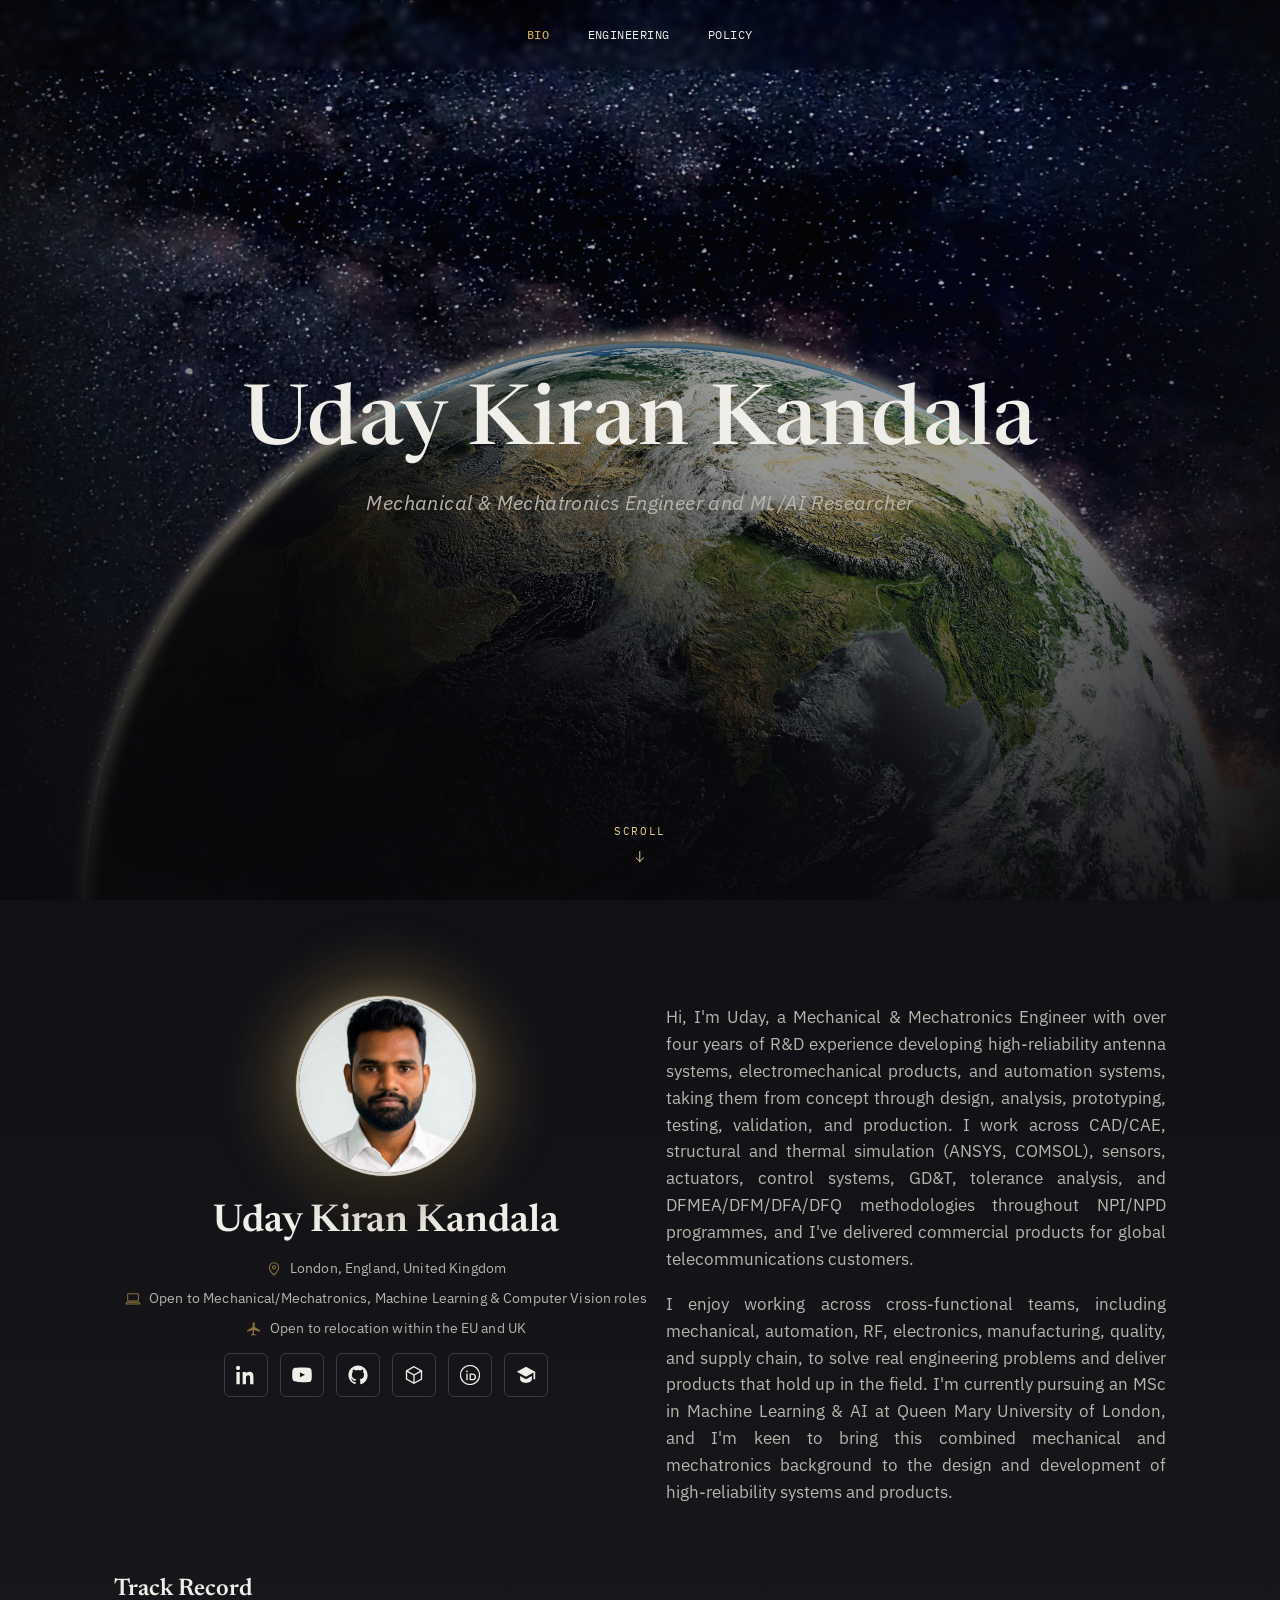
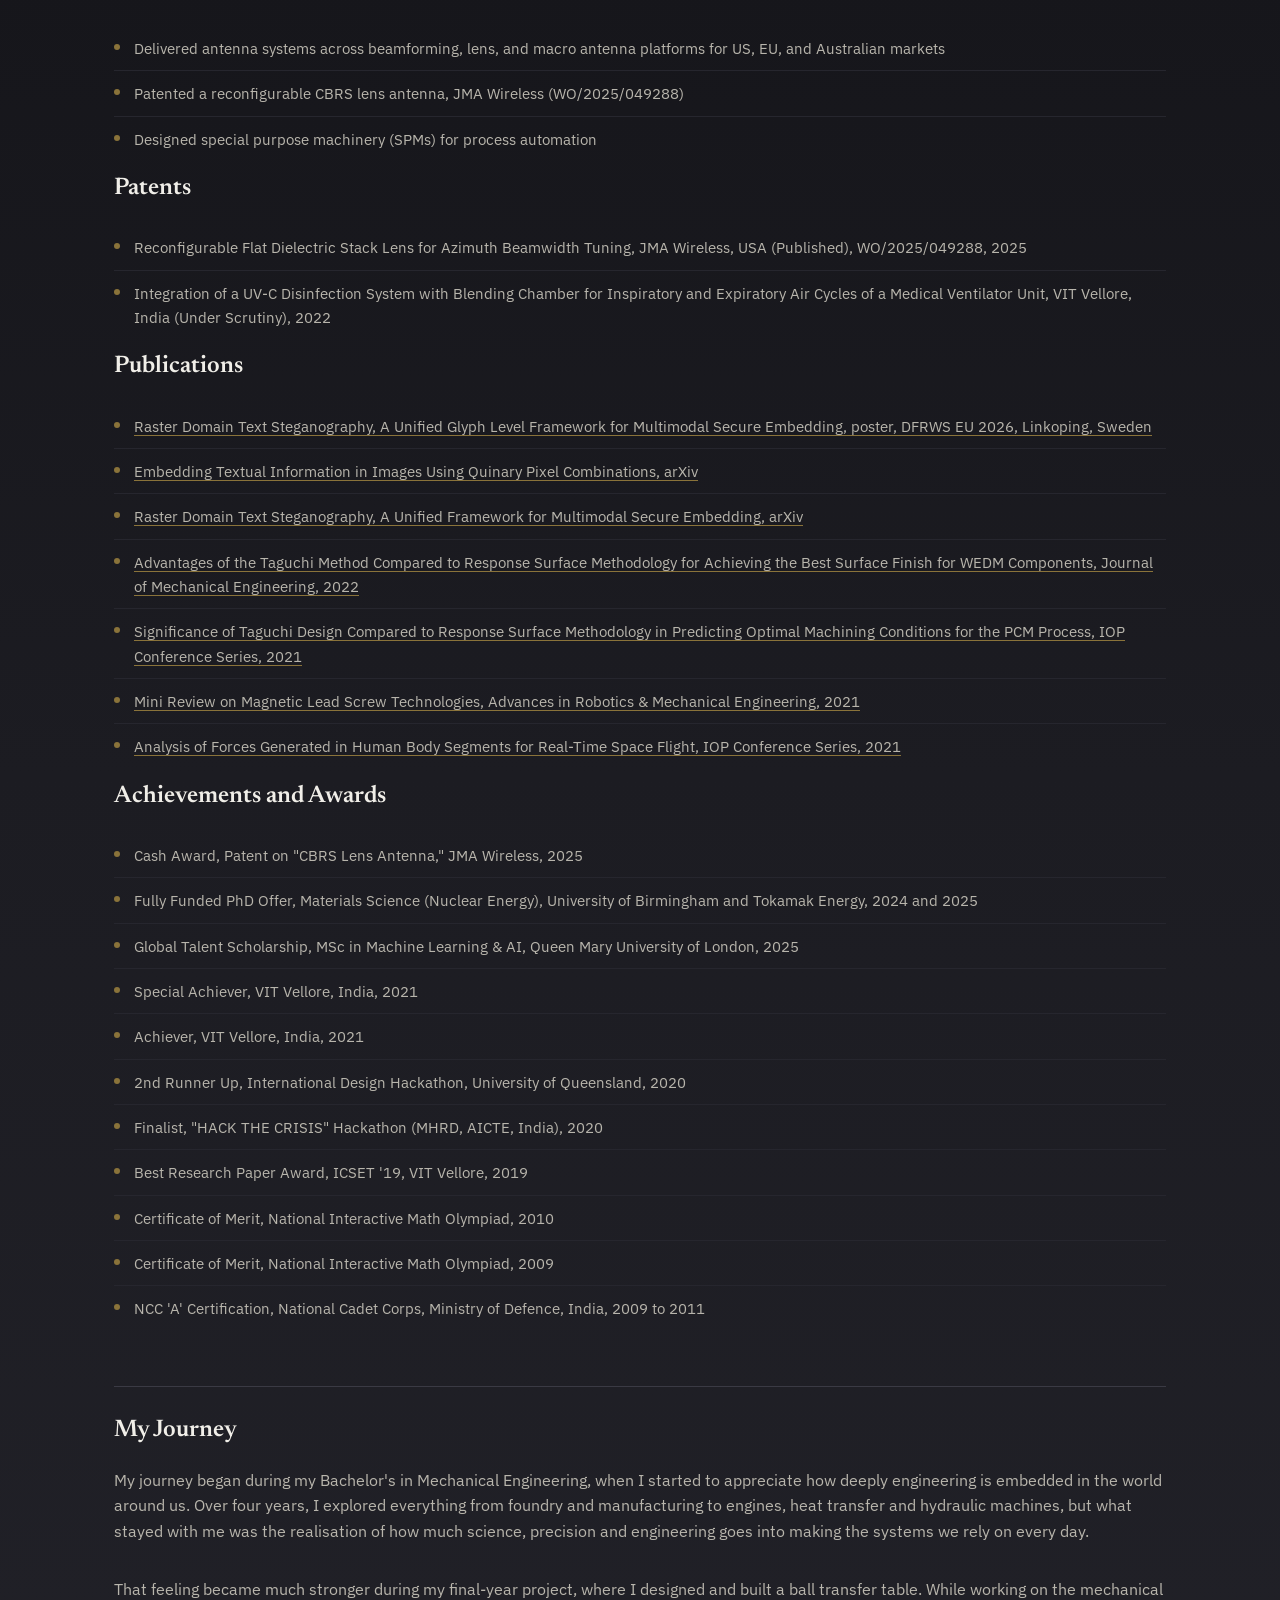
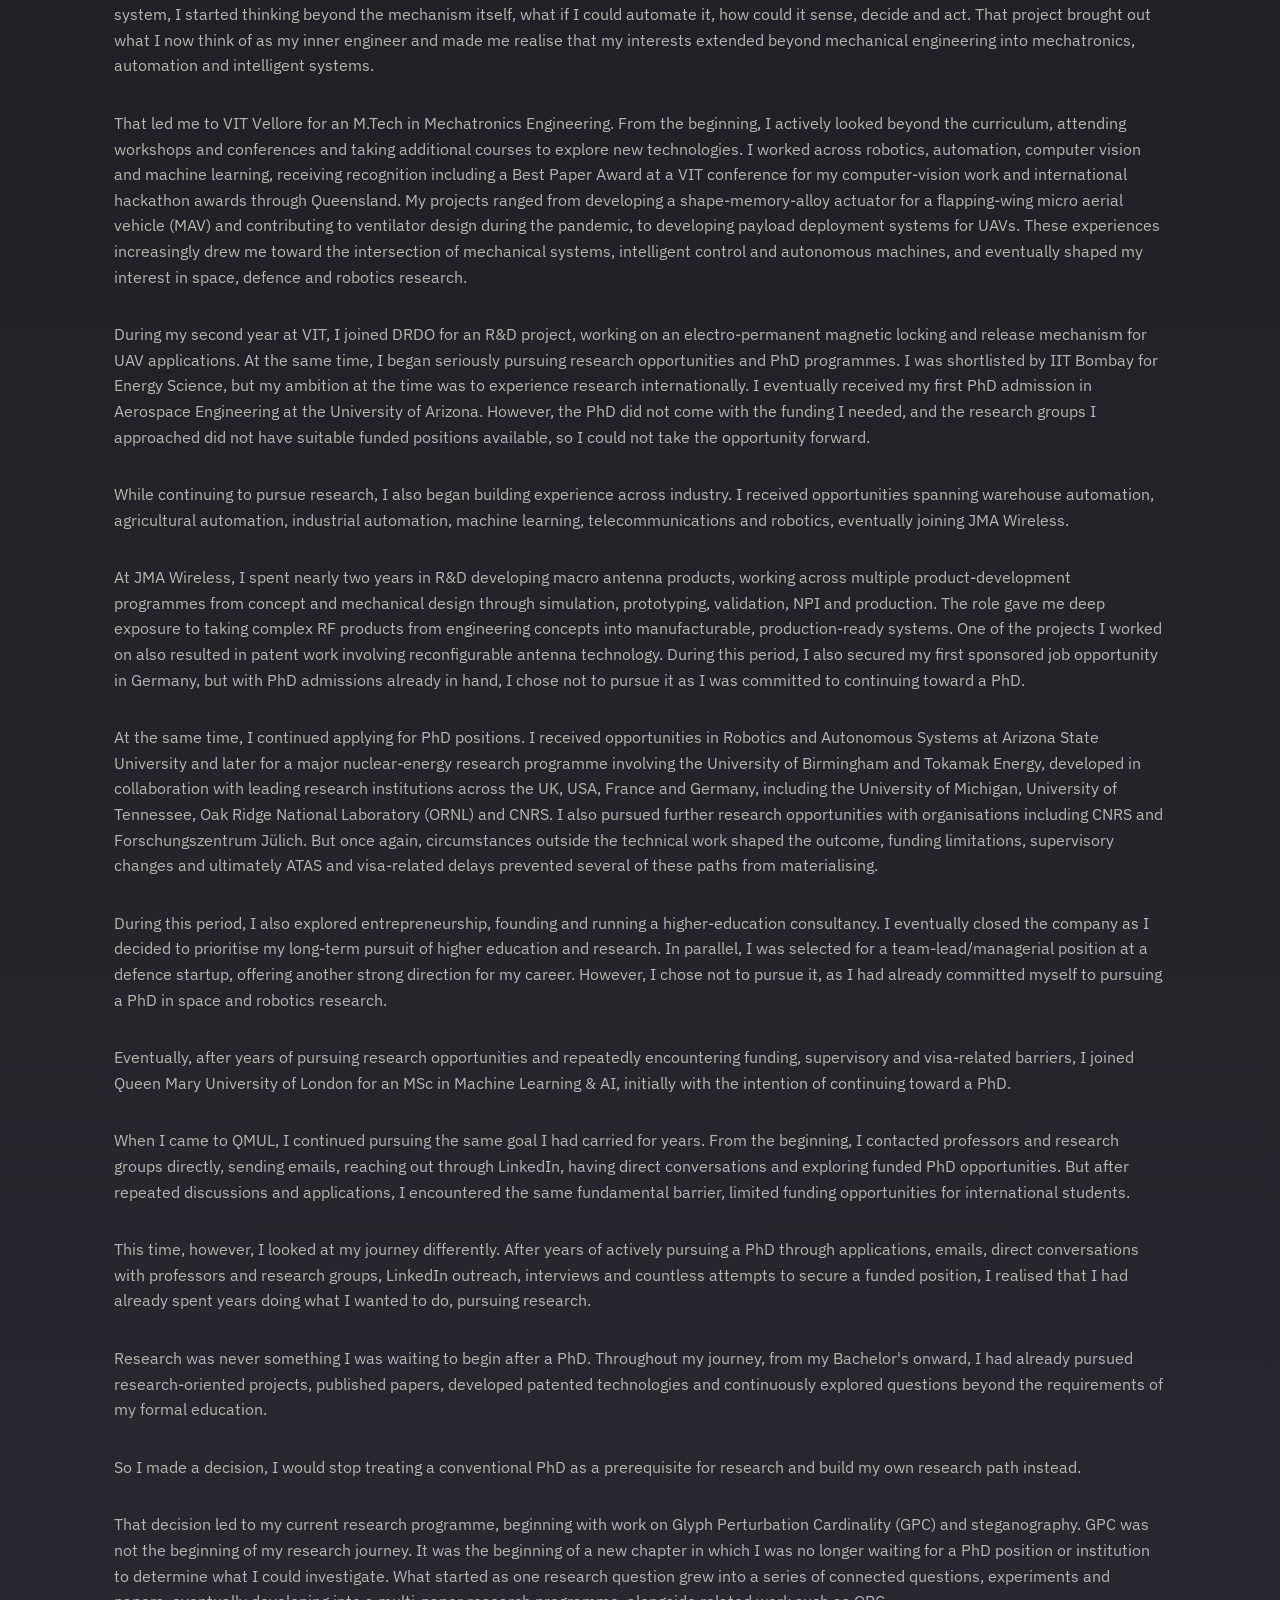
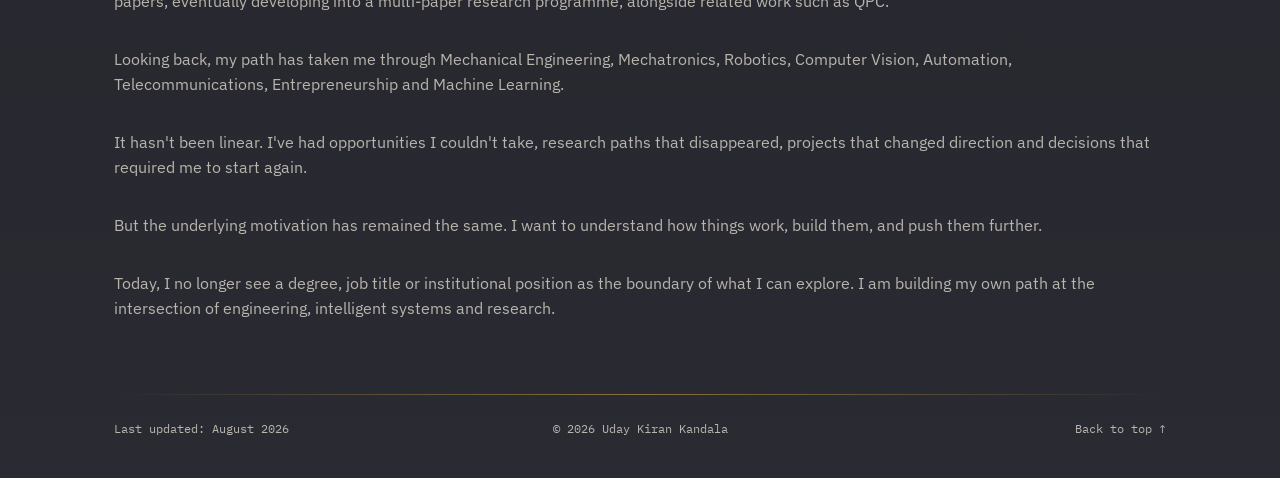
<file: index (3).html>
<!DOCTYPE html>
<html lang="en">
<head>
<meta charset="UTF-8">
<meta name="viewport" content="width=device-width, initial-scale=1.0">
<title>A V Uday Kiran Kandala | Bio</title>
<link rel="stylesheet" href="style.css">
</head>
<body>

<canvas id="starCanvas" class="bg-stars-canvas"></canvas>

<div class="hero" id="page-top">
  <div class="hero-bg"></div>
  <div class="hero-content">
    <h1 class="hero-name">Uday Kiran Kandala</h1>
    <p class="hero-role">Mechanical &amp; Mechatronics Engineer and ML/AI Researcher</p>
  </div>
  <div class="scroll-cue">
    <span>Scroll</span>
    <svg viewBox="0 0 24 24" fill="none" xmlns="http://www.w3.org/2000/svg">
      <path d="M12 4v16m0 0l-6-6m6 6l6-6" stroke-width="1.6" stroke-linecap="round" stroke-linejoin="round"/>
    </svg>
  </div>
</div>

<header class="site-header">
  <nav class="tabs" aria-label="Site sections">
    <a href="index.html" class="active">Bio</a>
    <a href="engineering.html">Engineering</a>
    <a href="policy.html">Policy</a>
  </nav>
</header>

<main>
  <div class="intro-columns">
    <div class="intro-left reveal">
      <div class="profile-badge">
        <img src="profile1.jpg" alt="Portrait of Uday Kiran Kandala">
      </div>
      <h1 class="page-title">Uday Kiran Kandala</h1>
      <div class="status-line">
        <div class="status-item">
          <svg viewBox="0 0 24 24" fill="none" stroke="currentColor" stroke-width="1.6" stroke-linecap="round" stroke-linejoin="round"><path d="M12 21s-7-6.1-7-11.5A7 7 0 0 1 19 9.5C19 14.9 12 21 12 21z"/><circle cx="12" cy="9.5" r="2.4"/></svg>
          <span>London, England, United Kingdom</span>
        </div>
        <div class="status-item">
          <svg viewBox="0 0 24 24" fill="none" stroke="currentColor" stroke-width="1.6" stroke-linecap="round" stroke-linejoin="round"><rect x="4" y="4" width="16" height="11" rx="1"/><path d="M1.5 19.5h21L21 17H3l-1.5 2.5z"/></svg>
          <span>Open to Mechanical/Mechatronics, Machine Learning &amp; Computer Vision roles</span>
        </div>
        <div class="status-item">
          <svg viewBox="0 0 24 24" fill="currentColor"><path d="M21 16v-2l-8-5V3.5a1.5 1.5 0 0 0-3 0V9l-8 5v2l8-2.5V19l-2.5 1.8V22l3.5-1 3.5 1v-1.2L12 19v-5.5l9 2.5z"/></svg>
          <span>Open to relocation within the EU and UK</span>
        </div>
        <div class="link-grid">
          <a href="https://www.linkedin.com/in/uday-kiran-k-9a2186181/" target="_blank" rel="noopener" title="LinkedIn" aria-label="LinkedIn">
            <svg viewBox="0 0 24 24" fill="currentColor"><path d="M4.98 3.5C4.98 4.88 3.87 6 2.5 6S0 4.88 0 3.5 1.12 1 2.5 1s2.48 1.12 2.48 2.5zM.5 8.25h4V23h-4V8.25zM8.5 8.25h3.83v2.01h.05c.53-1 1.83-2.06 3.77-2.06 4.03 0 4.77 2.65 4.77 6.1V23h-4v-6.9c0-1.65-.03-3.77-2.3-3.77-2.3 0-2.65 1.8-2.65 3.65V23h-4V8.25z"/></svg>
          </a>
          <a href="https://www.youtube.com/@HOW_2_CAD" target="_blank" rel="noopener" title="YouTube" aria-label="YouTube">
            <svg viewBox="0 0 24 24" fill="currentColor"><path d="M23.5 6.75s-.23-1.64-.94-2.36c-.9-.95-1.9-.95-2.36-1.01C16.9 3 12 3 12 3h-.01s-4.89 0-8.19.38c-.46.06-1.46.06-2.36 1.01C.73 5.11.5 6.75.5 6.75S.26 8.67.26 10.6v1.8c0 1.93.24 3.85.24 3.85s.23 1.64.94 2.36c.9.95 2.08.92 2.6 1.02C5.87 20.85 12 20.9 12 20.9s4.9-.01 8.2-.38c.46-.06 1.46-.06 2.36-1.02.71-.72.94-2.36.94-2.36s.24-1.92.24-3.85v-1.8c0-1.93-.24-3.85-.24-3.85zM9.55 14.6V8.9l6.15 2.86-6.15 2.85z"/></svg>
          </a>
          <a href="https://github.com/UdayKandala" target="_blank" rel="noopener" title="GitHub" aria-label="GitHub">
            <svg viewBox="0 0 24 24" fill="currentColor"><path d="M12 .5C5.65.5.5 5.65.5 12c0 5.08 3.29 9.39 7.86 10.91.57.11.78-.25.78-.55 0-.27-.01-1.16-.02-2.11-3.2.7-3.88-1.36-3.88-1.36-.52-1.33-1.28-1.69-1.28-1.69-1.04-.71.08-.7.08-.7 1.15.08 1.76 1.18 1.76 1.18 1.03 1.75 2.69 1.25 3.34.96.1-.75.4-1.25.73-1.54-2.55-.29-5.24-1.28-5.24-5.68 0-1.26.45-2.28 1.18-3.08-.12-.29-.51-1.46.11-3.04 0 0 .96-.31 3.15 1.18a10.9 10.9 0 0 1 5.74 0c2.19-1.49 3.15-1.18 3.15-1.18.62 1.58.23 2.75.11 3.04.74.8 1.18 1.82 1.18 3.08 0 4.41-2.7 5.38-5.27 5.67.42.36.78 1.08.78 2.18 0 1.58-.01 2.85-.01 3.24 0 .3.2.67.79.55A10.52 10.52 0 0 0 23.5 12c0-6.35-5.15-11.5-11.5-11.5z"/></svg>
          </a>
          <a href="https://grabcad.com/cadnimation-1" target="_blank" rel="noopener" title="GrabCAD" aria-label="GrabCAD">
            <svg viewBox="0 0 24 24" fill="none" stroke="currentColor" stroke-width="1.6"><path d="M12 2 3 7v10l9 5 9-5V7l-9-5z"/><path d="M3 7l9 5 9-5M12 12v10"/></svg>
          </a>
          <a href="https://orcid.org/my-orcid?orcid=0000-0001-8851-9760" target="_blank" rel="noopener" title="ORCiD" aria-label="ORCiD">
            <svg viewBox="0 0 24 24" fill="currentColor"><circle cx="12" cy="12" r="11.5" fill="none" stroke="currentColor" stroke-width="1.4"/><circle cx="8.4" cy="7.6" r="1.1"/><rect x="7.6" y="10.2" width="1.6" height="8.2"/><path d="M11.5 10.2h3.4c2.6 0 4.4 1.7 4.4 4.1s-1.8 4.1-4.4 4.1h-3.4v-8.2zm1.6 1.5v5.2h1.7c1.7 0 2.8-1.1 2.8-2.6s-1.1-2.6-2.8-2.6h-1.7z"/></svg>
          </a>
          <a href="https://scholar.google.com/citations?user=OZVDV8EAAAAJ&hl=en" target="_blank" rel="noopener" title="Google Scholar" aria-label="Google Scholar">
            <svg viewBox="0 0 24 24" fill="currentColor"><path d="M12 2 1 8l11 6 9-4.9V17h2V8L12 2zM5 13.18v4.34c0 1.94 3.13 3.98 7 3.98s7-2.04 7-3.98v-4.34L12 17l-7-3.82z"/></svg>
          </a>
        </div>
      </div>
    </div>

    <div class="intro-right reveal">
      <section class="bio-text">
        <p>
          Hi, I'm Uday, a Mechanical &amp; Mechatronics Engineer with over four years of
          R&amp;D experience developing high-reliability antenna systems, electromechanical
      products, and automation systems, taking them from concept through design,
      analysis, prototyping, testing, validation, and production. I work across
      CAD/CAE, structural and thermal simulation (ANSYS, COMSOL), sensors, actuators,
      control systems, GD&amp;T, tolerance analysis, and DFMEA/DFM/DFA/DFQ
      methodologies throughout NPI/NPD programmes, and I've delivered commercial
      products for global telecommunications customers.
    </p>
    <p>
      I enjoy working across cross-functional teams, including mechanical, automation,
      RF, electronics, manufacturing, quality, and supply chain, to solve real
      engineering problems and deliver products that hold up in the field. I'm
      currently pursuing an MSc in Machine Learning &amp; AI at Queen Mary University
      of London, and I'm keen to bring this combined mechanical and mechatronics
      background to the design and development of high-reliability systems and
      products.
    </p>
      </section>
    </div>
  </div>

  <section class="highlights reveal">
    <h2 class="section-title">Track Record</h2>
    <ul class="line-list">
      <li>Delivered antenna systems across beamforming, lens, and macro antenna platforms for US, EU, and Australian markets</li>
      <li>Patented a reconfigurable CBRS lens antenna, JMA Wireless (WO/2025/049288)</li>
      <li>Designed special purpose machinery (SPMs) for process automation</li>
    </ul>

    <h2 class="section-title">Patents</h2>
    <ul class="line-list">
      <li>Reconfigurable Flat Dielectric Stack Lens for Azimuth Beamwidth Tuning, JMA Wireless, USA (Published), WO/2025/049288, 2025</li>
      <li>Integration of a UV-C Disinfection System with Blending Chamber for Inspiratory and Expiratory Air Cycles of a Medical Ventilator Unit, VIT Vellore, India (Under Scrutiny), 2022</li>
    </ul>

    <h2 class="section-title">Publications</h2>
    <ul class="line-list">
      <li><a href="https://dfrws.org/eu-2026-program/" target="_blank" rel="noopener">Raster Domain Text Steganography, A Unified Glyph Level Framework for Multimodal Secure Embedding, poster, DFRWS EU 2026, Linkoping, Sweden</a></li>
      <li><a href="https://arxiv.org/abs/2601.04302" target="_blank" rel="noopener">Embedding Textual Information in Images Using Quinary Pixel Combinations, arXiv</a></li>
      <li><a href="https://arxiv.org/abs/2512.21698" target="_blank" rel="noopener">Raster Domain Text Steganography, A Unified Framework for Multimodal Secure Embedding, arXiv</a></li>
      <li><a href="https://ir.uitm.edu.my/id/eprint/60593/" target="_blank" rel="noopener">Advantages of the Taguchi Method Compared to Response Surface Methodology for Achieving the Best Surface Finish for WEDM Components, Journal of Mechanical Engineering, 2022</a></li>
      <li><a href="https://iopscience.iop.org/article/10.1088/1757-899X/1128/1/012019/meta" target="_blank" rel="noopener">Significance of Taguchi Design Compared to Response Surface Methodology in Predicting Optimal Machining Conditions for the PCM Process, IOP Conference Series, 2021</a></li>
      <li><a href="https://lupinepublishers.com/robotics-mechanical-engineering-journal/fulltext/a-mini-review-on-magnetic-lead-screw-technologies.ID.000154.php" target="_blank" rel="noopener">Mini Review on Magnetic Lead Screw Technologies, Advances in Robotics &amp; Mechanical Engineering, 2021</a></li>
      <li><a href="https://iopscience.iop.org/article/10.1088/1757-899X/1128/1/012047/meta" target="_blank" rel="noopener">Analysis of Forces Generated in Human Body Segments for Real-Time Space Flight, IOP Conference Series, 2021</a></li>
    </ul>

    <h2 class="section-title">Achievements and Awards</h2>
    <ul class="line-list">
      <li>Cash Award, Patent on "CBRS Lens Antenna," JMA Wireless, 2025</li>
      <li>Fully Funded PhD Offer, Materials Science (Nuclear Energy), University of Birmingham and Tokamak Energy, 2024 and 2025</li>
      <li>Global Talent Scholarship, MSc in Machine Learning &amp; AI, Queen Mary University of London, 2025</li>
      <li>Special Achiever, VIT Vellore, India, 2021</li>
      <li>Achiever, VIT Vellore, India, 2021</li>
      <li>2nd Runner Up, International Design Hackathon, University of Queensland, 2020</li>
      <li>Finalist, "HACK THE CRISIS" Hackathon (MHRD, AICTE, India), 2020</li>
      <li>Best Research Paper Award, ICSET '19, VIT Vellore, 2019</li>
      <li>Certificate of Merit, National Interactive Math Olympiad, 2010</li>
      <li>Certificate of Merit, National Interactive Math Olympiad, 2009</li>
      <li>NCC 'A' Certification, National Cadet Corps, Ministry of Defence, India, 2009 to 2011</li>
    </ul>
  </section>

  <section class="reveal">
    <h2 class="section-title">My Journey</h2>
    <p class="journey-text">
      My journey began during my Bachelor's in Mechanical Engineering, when I started
      to appreciate how deeply engineering is embedded in the world around us. Over
      four years, I explored everything from foundry and manufacturing to engines,
      heat transfer and hydraulic machines, but what stayed with me was the
      realisation of how much science, precision and engineering goes into making the
      systems we rely on every day.
    </p>
    <p class="journey-text">
      That feeling became much stronger during my final-year project, where I
      designed and built a ball transfer table. While working on the mechanical
      system, I started thinking beyond the mechanism itself, what if I could
      automate it, how could it sense, decide and act. That project brought out what
      I now think of as my inner engineer and made me realise that my interests
      extended beyond mechanical engineering into mechatronics, automation and
      intelligent systems.
    </p>
    <p class="journey-text">
      That led me to VIT Vellore for an M.Tech in Mechatronics Engineering. From the
      beginning, I actively looked beyond the curriculum, attending workshops and
      conferences and taking additional courses to explore new technologies. I worked
      across robotics, automation, computer vision and machine learning, receiving
      recognition including a Best Paper Award at a VIT conference for my
      computer-vision work and international hackathon awards through Queensland. My
      projects ranged from developing a shape-memory-alloy actuator for a
      flapping-wing micro aerial vehicle (MAV) and contributing to ventilator design
      during the pandemic, to developing payload deployment systems for UAVs. These
      experiences increasingly drew me toward the intersection of mechanical systems,
      intelligent control and autonomous machines, and eventually shaped my interest
      in space, defence and robotics research.
    </p>
    <p class="journey-text">
      During my second year at VIT, I joined DRDO for an R&amp;D project, working on
      an electro-permanent magnetic locking and release mechanism for UAV
      applications. At the same time, I began seriously pursuing research
      opportunities and PhD programmes. I was shortlisted by IIT Bombay for Energy
      Science, but my ambition at the time was to experience research
      internationally. I eventually received my first PhD admission in Aerospace
      Engineering at the University of Arizona. However, the PhD did not come with
      the funding I needed, and the research groups I approached did not have
      suitable funded positions available, so I could not take the opportunity
      forward.
    </p>
    <p class="journey-text">
      While continuing to pursue research, I also began building experience across
      industry. I received opportunities spanning warehouse automation, agricultural
      automation, industrial automation, machine learning, telecommunications and
      robotics, eventually joining JMA Wireless.
    </p>
    <p class="journey-text">
      At JMA Wireless, I spent nearly two years in R&amp;D developing macro antenna
      products, working across multiple product-development programmes from concept
      and mechanical design through simulation, prototyping, validation, NPI and
      production. The role gave me deep exposure to taking complex RF products from
      engineering concepts into manufacturable, production-ready systems. One of the
      projects I worked on also resulted in patent work involving reconfigurable
      antenna technology. During this period, I also secured my first sponsored job
      opportunity in Germany, but with PhD admissions already in hand, I chose not to
      pursue it as I was committed to continuing toward a PhD.
    </p>
    <p class="journey-text">
      At the same time, I continued applying for PhD positions. I received
      opportunities in Robotics and Autonomous Systems at Arizona State University
      and later for a major nuclear-energy research programme involving the
      University of Birmingham and Tokamak Energy, developed in collaboration with
      leading research institutions across the UK, USA, France and Germany,
      including the University of Michigan, University of Tennessee, Oak Ridge
      National Laboratory (ORNL) and CNRS. I also pursued further research
      opportunities with organisations including CNRS and Forschungszentrum J&uuml;lich.
      But once again, circumstances outside the technical work shaped the outcome,
      funding limitations, supervisory changes and ultimately ATAS and
      visa-related delays prevented several of these paths from materialising.
    </p>
    <p class="journey-text">
      During this period, I also explored entrepreneurship, founding and running a
      higher-education consultancy. I eventually closed the company as I decided to
      prioritise my long-term pursuit of higher education and research. In parallel,
      I was selected for a team-lead/managerial position at a defence startup,
      offering another strong direction for my career. However, I chose not to
      pursue it, as I had already committed myself to pursuing a PhD in space and
      robotics research.
    </p>
    <p class="journey-text">
      Eventually, after years of pursuing research opportunities and repeatedly
      encountering funding, supervisory and visa-related barriers, I joined Queen
      Mary University of London for an MSc in Machine Learning &amp; AI, initially
      with the intention of continuing toward a PhD.
    </p>
    <p class="journey-text">
      When I came to QMUL, I continued pursuing the same goal I had carried for
      years. From the beginning, I contacted professors and research groups
      directly, sending emails, reaching out through LinkedIn, having direct
      conversations and exploring funded PhD opportunities. But after repeated
      discussions and applications, I encountered the same fundamental barrier,
      limited funding opportunities for international students.
    </p>
    <p class="journey-text">
      This time, however, I looked at my journey differently. After years of
      actively pursuing a PhD through applications, emails, direct conversations
      with professors and research groups, LinkedIn outreach, interviews and
      countless attempts to secure a funded position, I realised that I had already
      spent years doing what I wanted to do, pursuing research.
    </p>
    <p class="journey-text">
      Research was never something I was waiting to begin after a PhD. Throughout my
      journey, from my Bachelor's onward, I had already pursued research-oriented
      projects, published papers, developed patented technologies and continuously
      explored questions beyond the requirements of my formal education.
    </p>
    <p class="journey-text">
      So I made a decision, I would stop treating a conventional PhD as a
      prerequisite for research and build my own research path instead.
    </p>
    <p class="journey-text">
      That decision led to my current research programme, beginning with work on
      Glyph Perturbation Cardinality (GPC) and steganography. GPC was not the
      beginning of my research journey. It was the beginning of a new chapter in
      which I was no longer waiting for a PhD position or institution to determine
      what I could investigate. What started as one research question grew into a
      series of connected questions, experiments and papers, eventually developing
      into a multi-paper research programme, alongside related work such as QPC.
    </p>
    <p class="journey-text">
      Looking back, my path has taken me through Mechanical Engineering,
      Mechatronics, Robotics, Computer Vision, Automation, Telecommunications,
      Entrepreneurship and Machine Learning.
    </p>
    <p class="journey-text">
      It hasn't been linear. I've had opportunities I couldn't take, research paths
      that disappeared, projects that changed direction and decisions that required
      me to start again.
    </p>
    <p class="journey-text">
      But the underlying motivation has remained the same. I want to understand how
      things work, build them, and push them further.
    </p>
    <p class="journey-text">
      Today, I no longer see a degree, job title or institutional position as the
      boundary of what I can explore. I am building my own path at the intersection
      of engineering, intelligent systems and research.
    </p>
  </section>
</main>

<footer class="site-footer">
  <div class="footer-line"></div>
  <div class="footer-row">
    <span class="footer-updated">Last updated: August 2026</span>
    <span class="footer-copyright">&copy; 2026 Uday Kiran Kandala</span>
    <a href="#page-top" class="footer-top-link">Back to top &uarr;</a>
  </div>
</footer>


<script>
  // GPC-inspired pixel grid background. The grid is fully invisible
  // at rest (plain black). Only the single cell directly under the
  // cursor pops - scaling up and lifting toward the viewer with a
  // gold-white gradient and its own soft backing glow - rather than
  // a smooth radius-based blend across many cells. A quiet nod to
  // the pixel-perturbation mechanism behind the site owner's own
  // steganography research.
  const canvas = document.getElementById('starCanvas');
  const ctx = canvas.getContext('2d');
  const prefersReducedMotion = window.matchMedia('(prefers-reduced-motion: reduce)').matches;

  let w, h;
  const CELL = 22;
  const GAP = 3;
  let cols, rows;

  function resize() {
    w = canvas.width = window.innerWidth;
    h = canvas.height = window.innerHeight;
    cols = Math.ceil(w / CELL);
    rows = Math.ceil(h / CELL);
  }
  resize();
  window.addEventListener('resize', resize);

  let mouseX = -9999, mouseY = -9999;
  let hoveredIdx = -1;
  let overCanvas = false;

  document.addEventListener('mousemove', (e) => {
    mouseX = e.clientX;
    mouseY = e.clientY;
    overCanvas = true;
    const col = Math.floor(mouseX / CELL);
    const row = Math.floor(mouseY / CELL);
    if (col >= 0 && col < cols && row >= 0 && row < rows) {
      hoveredIdx = row * cols + col;
    } else {
      hoveredIdx = -1;
    }
  }, { passive: true });

  document.addEventListener('mouseleave', () => {
    overCanvas = false;
    hoveredIdx = -1;
  });

  // Only currently-animating cells are tracked, not the whole grid -
  // this keeps the effect confined to one pixel at a time (plus a
  // brief fade trail) rather than a broad field reacting at once.
  const active = new Map(); // idx -> activation (0-1)
  const EASE_IN = 0.28;
  const EASE_OUT = 0.14;

  function animate() {
    ctx.clearRect(0, 0, w, h);

    if (hoveredIdx !== -1 && overCanvas && !active.has(hoveredIdx)) {
      active.set(hoveredIdx, 0);
    }

    for (const [idx, val] of active) {
      const isTarget = idx === hoveredIdx && overCanvas;
      const target = isTarget ? 1 : 0;
      const ease = isTarget ? EASE_IN : EASE_OUT;
      let a = val + (target - val) * ease;

      if (!isTarget && a < 0.01) {
        active.delete(idx);
        continue;
      }
      active.set(idx, a);

      const row = Math.floor(idx / cols);
      const col = idx % cols;
      const baseSize = CELL - GAP;
      const cx = col * CELL + baseSize / 2;
      const cy = row * CELL + baseSize / 2;

      // Soft backing glow behind the popped pixel - confined to
      // this one cell's neighbourhood, not a broad radius.
      const glowR = baseSize * 2.2 * a;
      if (glowR > 1) {
        const bgGlow = ctx.createRadialGradient(cx, cy, 0, cx, cy, glowR);
        bgGlow.addColorStop(0, `rgba(232, 205, 138, ${0.35 * a})`);
        bgGlow.addColorStop(1, 'rgba(232, 205, 138, 0)');
        ctx.fillStyle = bgGlow;
        ctx.beginPath();
        ctx.arc(cx, cy, glowR, 0, Math.PI * 2);
        ctx.fill();
      }

      // The pixel itself: scales up and brightens, simulating a
      // raised block popping toward the viewer.
      const size = baseSize * (1 + a * 0.9);
      const px = cx - size / 2;
      const py = cy - size / 2;

      const grad = ctx.createLinearGradient(px, py, px + size, py + size);
      grad.addColorStop(0, `rgba(255, 255, 255, ${a})`);
      grad.addColorStop(0.5, `rgba(232, 205, 138, ${a})`);
      grad.addColorStop(1, `rgba(150, 118, 58, ${a * 0.85})`);

      ctx.shadowColor = `rgba(232, 205, 138, ${a * 0.85})`;
      ctx.shadowBlur = 18 * a;
      ctx.fillStyle = grad;
      ctx.fillRect(px, py, size, size);
      ctx.shadowBlur = 0;
    }

    if (!prefersReducedMotion) requestAnimationFrame(animate);
  }

  if (prefersReducedMotion) {
    ctx.clearRect(0, 0, w, h);
  } else {
    animate();
  }
</script>

<script>
  // Fixed header starts transparent (overlaid on the hero) and
  // solidifies once the page is scrolled, so nav text stays legible
  // against varied content below the hero.
  const siteHeader = document.querySelector('.site-header');
  function updateHeaderState() {
    if (window.scrollY > 40) {
      siteHeader.classList.add('is-scrolled');
    } else {
      siteHeader.classList.remove('is-scrolled');
    }
  }
  window.addEventListener('scroll', updateHeaderState, { passive: true });
  updateHeaderState();
</script>

<script>
  // Scroll-reveal: fade/slide elements in as they enter the viewport.
  // Respects prefers-reduced-motion via the CSS rule that disables the
  // transition; this script still adds the class either way, harmlessly.
  const revealEls = document.querySelectorAll('.reveal');
  if ('IntersectionObserver' in window && revealEls.length) {
    const io = new IntersectionObserver((entries) => {
      entries.forEach((entry) => {
        if (entry.isIntersecting) {
          entry.target.classList.add('is-visible');
          io.unobserve(entry.target);
        }
      });
    }, { threshold: 0.12, rootMargin: '0px 0px -40px 0px' });
    revealEls.forEach((el) => io.observe(el));
  } else {
    revealEls.forEach((el) => el.classList.add('is-visible'));
  }
</script>

</body>
</html>
</file>
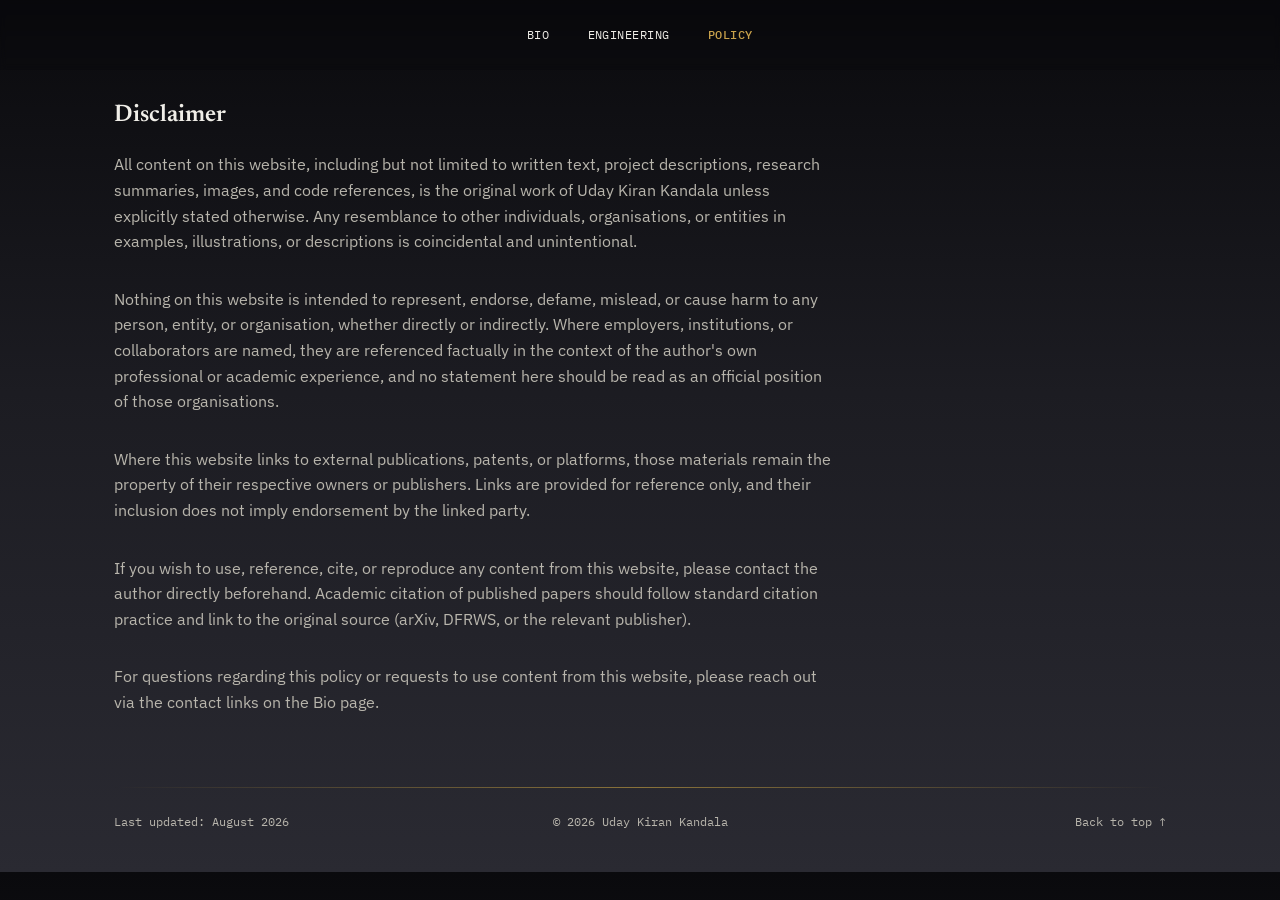
<file: policy (1).html>
<!DOCTYPE html>
<html lang="en">
<head>
<meta charset="UTF-8">
<meta name="viewport" content="width=device-width, initial-scale=1.0">
<title>A V Uday Kiran Kandala | Policy</title>
<link rel="stylesheet" href="style.css">
</head>
<body>

<canvas id="starCanvas" class="bg-stars-canvas"></canvas>

<header class="site-header">
  <nav class="tabs" aria-label="Site sections">
    <a href="index.html">Bio</a>
    <a href="engineering.html">Engineering</a>
    <a href="policy.html" class="active">Policy</a>
  </nav>
</header>

<main id="page-top">

  <section class="reveal">
    <h2 class="section-title">Disclaimer</h2>
    <p class="policy-text">
      All content on this website, including but not limited to written text, project
      descriptions, research summaries, images, and code references, is the original
      work of Uday Kiran Kandala unless explicitly stated otherwise. Any resemblance to
      other individuals, organisations, or entities in examples, illustrations, or
      descriptions is coincidental and unintentional.
    </p>
    <p class="policy-text">
      Nothing on this website is intended to represent, endorse, defame, mislead, or
      cause harm to any person, entity, or organisation, whether directly or indirectly.
      Where employers, institutions, or collaborators are named, they are referenced
      factually in the context of the author's own professional or academic experience,
      and no statement here should be read as an official position of those
      organisations.
    </p>
    <p class="policy-text">
      Where this website links to external publications, patents, or platforms, those
      materials remain the property of their respective owners or publishers. Links are
      provided for reference only, and their inclusion does not imply endorsement by the
      linked party.
    </p>
    <p class="policy-text">
      If you wish to use, reference, cite, or reproduce any content from this website,
      please contact the author directly beforehand. Academic citation of published
      papers should follow standard citation practice and link to the original source
      (arXiv, DFRWS, or the relevant publisher).
    </p>
    <p class="policy-text">
      For questions regarding this policy or requests to use content from this website,
      please reach out via the contact links on the Bio page.
    </p>
  </section>

</main>

<footer class="site-footer">
  <div class="footer-line"></div>
  <div class="footer-row">
    <span class="footer-updated">Last updated: August 2026</span>
    <span class="footer-copyright">&copy; 2026 Uday Kiran Kandala</span>
    <a href="#page-top" class="footer-top-link">Back to top &uarr;</a>
  </div>
</footer>

<script>
  const canvas = document.getElementById('starCanvas');
  const ctx = canvas.getContext('2d');
  const prefersReducedMotion = window.matchMedia('(prefers-reduced-motion: reduce)').matches;

  let w, h;
  const CELL = 22;
  const GAP = 3;
  let cols, rows;

  function resize() {
    w = canvas.width = window.innerWidth;
    h = canvas.height = window.innerHeight;
    cols = Math.ceil(w / CELL);
    rows = Math.ceil(h / CELL);
  }
  resize();
  window.addEventListener('resize', resize);

  let mouseX = -9999, mouseY = -9999;
  let hoveredIdx = -1;
  let overCanvas = false;

  document.addEventListener('mousemove', (e) => {
    mouseX = e.clientX;
    mouseY = e.clientY;
    overCanvas = true;
    const col = Math.floor(mouseX / CELL);
    const row = Math.floor(mouseY / CELL);
    if (col >= 0 && col < cols && row >= 0 && row < rows) {
      hoveredIdx = row * cols + col;
    } else {
      hoveredIdx = -1;
    }
  }, { passive: true });

  document.addEventListener('mouseleave', () => {
    overCanvas = false;
    hoveredIdx = -1;
  });

  const active = new Map();
  const EASE_IN = 0.28;
  const EASE_OUT = 0.14;

  function animate() {
    ctx.clearRect(0, 0, w, h);

    if (hoveredIdx !== -1 && overCanvas && !active.has(hoveredIdx)) {
      active.set(hoveredIdx, 0);
    }

    for (const [idx, val] of active) {
      const isTarget = idx === hoveredIdx && overCanvas;
      const target = isTarget ? 1 : 0;
      const ease = isTarget ? EASE_IN : EASE_OUT;
      let a = val + (target - val) * ease;

      if (!isTarget && a < 0.01) {
        active.delete(idx);
        continue;
      }
      active.set(idx, a);

      const row = Math.floor(idx / cols);
      const col = idx % cols;
      const baseSize = CELL - GAP;
      const cx = col * CELL + baseSize / 2;
      const cy = row * CELL + baseSize / 2;

      const glowR = baseSize * 2.2 * a;
      if (glowR > 1) {
        const bgGlow = ctx.createRadialGradient(cx, cy, 0, cx, cy, glowR);
        bgGlow.addColorStop(0, `rgba(232, 205, 138, ${0.35 * a})`);
        bgGlow.addColorStop(1, 'rgba(232, 205, 138, 0)');
        ctx.fillStyle = bgGlow;
        ctx.beginPath();
        ctx.arc(cx, cy, glowR, 0, Math.PI * 2);
        ctx.fill();
      }

      const size = baseSize * (1 + a * 0.9);
      const px = cx - size / 2;
      const py = cy - size / 2;

      const grad = ctx.createLinearGradient(px, py, px + size, py + size);
      grad.addColorStop(0, `rgba(255, 255, 255, ${a})`);
      grad.addColorStop(0.5, `rgba(232, 205, 138, ${a})`);
      grad.addColorStop(1, `rgba(150, 118, 58, ${a * 0.85})`);

      ctx.shadowColor = `rgba(232, 205, 138, ${a * 0.85})`;
      ctx.shadowBlur = 18 * a;
      ctx.fillStyle = grad;
      ctx.fillRect(px, py, size, size);
      ctx.shadowBlur = 0;
    }

    if (!prefersReducedMotion) requestAnimationFrame(animate);
  }

  if (prefersReducedMotion) {
    ctx.clearRect(0, 0, w, h);
  } else {
    animate();
  }
</script>

<script>
  const siteHeader = document.querySelector('.site-header');
  function updateHeaderState() {
    if (window.scrollY > 40) {
      siteHeader.classList.add('is-scrolled');
    } else {
      siteHeader.classList.remove('is-scrolled');
    }
  }
  window.addEventListener('scroll', updateHeaderState, { passive: true });
  updateHeaderState();
</script>

<script>
  const revealEls = document.querySelectorAll('.reveal');
  if ('IntersectionObserver' in window && revealEls.length) {
    const io = new IntersectionObserver((entries) => {
      entries.forEach((entry) => {
        if (entry.isIntersecting) {
          entry.target.classList.add('is-visible');
          io.unobserve(entry.target);
        }
      });
    }, { threshold: 0.12, rootMargin: '0px 0px -40px 0px' });
    revealEls.forEach((el) => io.observe(el));
  } else {
    revealEls.forEach((el) => el.classList.add('is-visible'));
  }
</script>

</body>
</html>
</file>
<file: style.css>
/* ============================================================
   A V Uday Kiran Kandala, site stylesheet
   Design: engineering lab-notebook / drafting-sheet aesthetic
   ============================================================ */

@import url('https://fonts.googleapis.com/css2?family=Newsreader:ital,opsz,wght@0,6..72,400;0,6..72,500;0,6..72,600;1,6..72,400&family=IBM+Plex+Sans:wght@400;500;600&family=IBM+Plex+Mono:wght@400;500&display=swap');

:root {
  --void: #0A0A0D;
  --charcoal: #1C1C22;
  --charcoal-light: #2A2A32;
  --gold: #C9A24B;
  --gold-light: #E8CD8A;
  --gold-dim: #8A733A;
  --off-white: #F0EEE8;
  --ink-soft: #B8B5AC;
  --red: #A9584E;

  /* Legacy aliases so untouched pages/components keep working */
  --paper: var(--charcoal);
  --paper-raised: var(--charcoal-light);
  --ink: var(--off-white);
  --grid-line: #3A3A44;
  --grid-line-faint: #26262E;
  --blue: var(--gold);
  --blue-soft: rgba(201, 162, 75, 0.12);

  --display: 'Newsreader', serif;
  --body: 'IBM Plex Sans', -apple-system, sans-serif;
  --mono: 'IBM Plex Mono', monospace;
}

* { box-sizing: border-box; }

html { scroll-behavior: smooth; }

body {
  margin: 0;
  background: linear-gradient(180deg, var(--void) 0%, var(--charcoal) 45%, var(--charcoal-light) 100%);
  color: var(--off-white);
  font-family: var(--body);
  font-size: 16px;
  line-height: 1.6;
}

/* ---------- Starfield hero (Bio / home page) ---------- */

.bg-stars-canvas {
  position: fixed;
  inset: 0;
  z-index: -1;
  pointer-events: none;
  width: 100%;
  height: 100%;
}

.hero {
  position: relative;
  height: 100vh;
  width: 100%;
  overflow: hidden;
  display: flex;
  align-items: center;
  justify-content: center;
}

.hero-bg {
  position: absolute;
  inset: 0;
  z-index: 0;
  background-image:
    linear-gradient(180deg, rgba(10,10,13,0.25) 0%, rgba(10,10,13,0.45) 55%, rgba(10,10,13,0.9) 100%),
    linear-gradient(90deg,
      rgba(10,10,13,0.75) 0%,
      rgba(10,10,13,0.35) 8%,
      rgba(10,10,13,0) 20%,
      rgba(10,10,13,0) 80%,
      rgba(10,10,13,0.35) 92%,
      rgba(10,10,13,0.75) 100%),
    url('space-hero-composite.jpg');
  background-size: cover;
  background-position: center;
  background-repeat: no-repeat;
}

.hero-content {
  position: relative;
  z-index: 2;
  text-align: center;
  padding: 0 24px;
}

.hero-name {
  font-family: var(--display);
  font-weight: 500;
  font-size: clamp(2.6rem, 7vw, 5.2rem);
  line-height: 1.05;
  margin: 0;
  color: var(--off-white);
  letter-spacing: 0.01em;
  animation: nameGlow 4s ease-in-out infinite;
}

@keyframes nameGlow {
  0%, 100% {
    text-shadow:
      0 0 10px rgba(201, 162, 75, 0.12),
      0 0 22px rgba(201, 162, 75, 0.05);
  }
  50% {
    text-shadow:
      0 0 18px rgba(201, 162, 75, 0.5),
      0 0 40px rgba(232, 205, 138, 0.3),
      0 0 64px rgba(201, 162, 75, 0.12);
  }
}

.hero-role {
  font-family: var(--body);
  font-style: italic;
  font-size: clamp(1rem, 2vw, 1.25rem);
  color: var(--ink-soft);
  margin: 18px 0 0;
  letter-spacing: 0.02em;
}

.scroll-cue {
  position: absolute;
  bottom: 36px;
  left: 50%;
  transform: translateX(-50%);
  z-index: 3;
  display: flex;
  flex-direction: column;
  align-items: center;
  gap: 8px;
  color: var(--gold-light);
  font-family: var(--mono);
  font-size: 0.7rem;
  letter-spacing: 0.14em;
  text-transform: uppercase;
  animation: driftDown 2.2s ease-in-out infinite;
}

.scroll-cue svg { width: 15px; height: 15px; stroke: var(--gold-light); }

@keyframes driftDown {
  0%, 100% { transform: translate(-50%, 0); opacity: 0.85; }
  50% { transform: translate(-50%, 8px); opacity: 1; }
}

@media (prefers-reduced-motion: reduce) {
  .scroll-cue { animation: none; }
  .hero-name { animation: none; text-shadow: 0 0 14px rgba(201, 162, 75, 0.25); }
  nav.tabs a.active { animation: none; text-shadow: 0 0 12px rgba(201, 162, 75, 0.55); }
}

/* ---------- Scroll reveal for content below hero ---------- */

.reveal {
  opacity: 0;
  transform: translateY(18px);
  transition: opacity 0.7s ease, transform 0.7s ease;
}

.reveal.is-visible {
  opacity: 1;
  transform: translateY(0);
}

@media (prefers-reduced-motion: reduce) {
  .reveal { opacity: 1; transform: none; transition: none; }
}

@media (prefers-reduced-motion: reduce) {
  html { scroll-behavior: auto; }
  * { animation-duration: 0.01ms !important; transition-duration: 0.01ms !important; }
}

a { color: var(--gold-light); text-decoration: none; }
a:hover { text-decoration: underline; color: var(--gold); }
a:focus-visible, button:focus-visible {
  outline: 2px solid var(--gold);
  outline-offset: 3px;
}

img, video { max-width: 100%; display: block; }

/* ---------- Header / Nav (drawing-sheet tabs) ---------- */

.site-header {
  position: fixed;
  top: 0;
  left: 0;
  width: 100%;
  z-index: 100;
  background: rgba(8, 8, 10, 0.22);
  backdrop-filter: blur(3px);
}

.header-inner {
  max-width: 1100px;
  margin: 0 auto;
  padding: 18px 24px 0;
  display: flex;
  flex-wrap: wrap;
  align-items: baseline;
  justify-content: center;
  gap: 12px;
}

.site-name {
  font-family: var(--display);
  font-size: 1.1rem;
  font-weight: 500;
  letter-spacing: 0.01em;
  margin: 0;
  padding-bottom: 10px;
}

.site-name a { color: var(--off-white); }
.site-name a:hover { text-decoration: none; color: var(--gold-light); }

nav.tabs {
  max-width: 1100px;
  margin: 0 auto;
  display: flex;
  justify-content: center;
  gap: 4px;
  padding: 14px 24px;
  overflow-x: auto;
}

nav.tabs a {
  font-family: var(--mono);
  font-size: 0.78rem;
  letter-spacing: 0.04em;
  text-transform: uppercase;
  color: var(--off-white);
  padding: 10px 16px;
  border: 1px solid transparent;
  border-radius: 4px;
  background: transparent;
  white-space: nowrap;
  text-decoration: none;
  position: relative;
  transition: color 0.2s ease, text-shadow 0.2s ease;
}

nav.tabs a:hover { color: var(--gold-light); }

nav.tabs a:active {
  color: var(--gold);
  text-shadow:
    0 0 10px rgba(201, 162, 75, 0.7),
    0 0 22px rgba(232, 205, 138, 0.5);
}

nav.tabs a.active {
  color: var(--gold);
  font-weight: 500;
  animation: navGlow 4s ease-in-out infinite;
}

@keyframes navGlow {
  0%, 100% { text-shadow: 0 0 8px rgba(201, 162, 75, 0.35); }
  50% { text-shadow: 0 0 14px rgba(201, 162, 75, 0.8), 0 0 26px rgba(232, 205, 138, 0.4); }
}

/* ---------- Layout ---------- */

main {
  max-width: 1100px;
  margin: 0 auto;
  padding: 96px 24px 40px;
  min-height: 60vh;
}

.bio-text {
  margin: 0 0 32px;
}

.policy-text {
  font-size: 1rem;
  color: var(--ink-soft);
  max-width: 72ch;
  margin: 0 0 32px;
}

.journey-text {
  font-size: 1rem;
  color: var(--ink-soft);
  margin: 0 0 32px;
}

.bio-text p {
  font-size: 1.05rem;
  color: var(--ink-soft);
  margin: 0 0 18px;
  text-align: justify;
  text-justify: inter-word;
}

.bio-text p:last-child { margin-bottom: 0; }

.eyebrow {
  font-family: var(--mono);
  font-size: 0.75rem;
  letter-spacing: 0.08em;
  text-transform: uppercase;
  color: var(--gold);
  margin: 0 0 10px;
}

.status-line {
  display: flex;
  flex-direction: column;
  gap: 8px;
  margin: 0 0 32px;
}

.status-item {
  display: flex;
  align-items: center;
  gap: 10px;
  font-family: var(--mono);
  font-size: 0.85rem;
  color: var(--ink-soft);
  letter-spacing: 0.01em;
}

.status-item svg {
  width: 16px;
  height: 16px;
  flex-shrink: 0;
  color: var(--gold-dim);
}

.link-grid {
  display: flex;
  flex-wrap: wrap;
  gap: 12px;
  margin-top: 6px;
}

.link-grid a {
  display: flex;
  align-items: center;
  justify-content: center;
  width: 44px;
  height: 44px;
  color: var(--off-white);
  border: 1px solid var(--grid-line);
  border-radius: 6px;
  transition: color 0.2s ease, border-color 0.2s ease, background 0.2s ease;
}

.link-grid a svg {
  width: 20px;
  height: 20px;
}

.link-grid a:hover {
  color: var(--gold-light);
  border-color: var(--gold-dim);
  background: var(--charcoal-light);
}

.highlights {
  margin: 0 0 32px;
}

.highlights .section-title:first-child {
  margin-top: 0;
}

.line-list {
  list-style: none;
  margin: 0 0 8px;
  padding: 0;
}

.skill-cat {
  font-family: var(--display);
  font-size: 1rem;
  font-weight: 600;
  color: var(--off-white);
  margin: 22px 0 6px;
}

.skill-cat:first-of-type {
  margin-top: 0;
}

.skill-list {
  font-size: 0.92rem;
  color: var(--ink-soft);
  margin: 0 0 4px;
  line-height: 1.7;
}

.line-list li {
  font-size: 0.95rem;
  color: var(--ink-soft);
  padding: 10px 0 10px 20px;
  border-top: 1px solid var(--grid-line-faint);
  position: relative;
}

.line-list li:first-child {
  border-top: none;
}

.line-list li a {
  color: var(--ink-soft);
  text-decoration: underline;
  text-decoration-color: var(--gold-dim);
  text-underline-offset: 3px;
}

.line-list li a:hover {
  color: var(--gold-light);
  text-decoration-color: var(--gold-light);
}

.line-list li::before {
  content: '';
  position: absolute;
  left: 0;
  top: 18px;
  width: 6px;
  height: 6px;
  border-radius: 50%;
  background: var(--gold-dim);
}

.intro-columns {
  display: grid;
  grid-template-columns: 480px 1fr;
  gap: 40px;
  align-items: start;
  margin-bottom: 32px;
  padding-left: 32px;
}

.intro-left {
  display: flex;
  flex-direction: column;
  align-items: center;
  text-align: center;
}

.intro-right {
  padding-top: 8px;
}

@media (max-width: 780px) {
  .intro-columns {
    grid-template-columns: 1fr;
    gap: 24px;
  }
}

.profile-badge {
  position: relative;
  width: 180px;
  height: 180px;
  margin: 0 0 24px;
  display: flex;
  align-items: center;
  justify-content: center;
}

.profile-badge::before {
  content: '';
  position: absolute;
  inset: -55px;
  background:
    radial-gradient(circle, rgba(240,238,232,0.35) 0%, rgba(232,205,138,0.28) 32%, rgba(201,162,75,0.14) 55%, transparent 72%);
  filter: blur(18px);
  z-index: 0;
}

.profile-badge img {
  position: relative;
  z-index: 1;
  width: 180px;
  height: 180px;
  border-radius: 50%;
  object-fit: cover;
  object-position: center 15%;
  border: 3px solid rgba(240, 238, 232, 0.85);
  box-shadow:
    0 22px 44px rgba(0, 0, 0, 0.55),
    0 0 0 1px rgba(201, 162, 75, 0.25),
    0 0 30px rgba(232, 205, 138, 0.25);
}

h1.page-title {
  font-family: var(--display);
  font-size: clamp(1.9rem, 3vw, 2.5rem);
  font-weight: 600;
  line-height: 1.15;
  margin: 0 0 14px;
}

.site-footer {
  max-width: 1100px;
  margin: 0 auto;
  padding: 0 24px 40px;
}

.footer-line {
  height: 1px;
  background: linear-gradient(90deg, transparent, var(--gold-dim), transparent);
  margin: 0 0 24px;
}

.footer-row {
  display: grid;
  grid-template-columns: 1fr 1fr 1fr;
  align-items: center;
  gap: 16px;
  font-family: var(--mono);
  font-size: 0.75rem;
  color: var(--ink-soft);
}

.footer-updated {
  justify-self: start;
}

.footer-copyright {
  justify-self: center;
}

.footer-top-link {
  justify-self: end;
  color: var(--ink-soft);
  text-decoration: none;
  transition: color 0.2s ease;
}

.footer-top-link:hover {
  color: var(--gold-light);
  text-decoration: none;
}

@media (max-width: 640px) {
  .footer-row {
    grid-template-columns: 1fr;
    gap: 10px;
    text-align: center;
  }
  .footer-updated, .footer-copyright, .footer-top-link {
    justify-self: center;
  }
}

.status-line {
  align-items: center;
}

.status-item {
  flex-direction: row;
  gap: 8px;
  white-space: nowrap;
  font-family: var(--body);
}

.status-item svg {
  margin: 0;
}

.link-grid {
  justify-content: center;
}

.page-dek {
  font-size: 1.05rem;
  color: var(--ink-soft);
  margin: 0 0 40px;
}

h2.section-title {
  font-family: var(--display);
  font-size: 1.5rem;
  font-weight: 600;
  margin: 56px 0 18px;
  padding-top: 24px;
  border-top: 1px solid var(--grid-line);
}

section:first-of-type h2.section-title { margin-top: 0; border-top: none; padding-top: 0; }

p { margin: 0 0 16px; }

.callout {
  border-left: 3px solid var(--gold-dim);
  background: var(--charcoal-light);
  padding: 14px 18px;
  font-size: 0.92rem;
  color: var(--ink-soft);
  margin: 24px 0;
}

/* ---------- Media blocks ---------- */

.media-block {
  margin: 24px 0 32px;
  border: 1px solid var(--grid-line);
  background: var(--paper-raised);
  padding: 10px;
}

.media-block img, .media-block video {
  width: 100%;
  border: 1px solid var(--grid-line);
}

.media-caption {
  font-family: var(--mono);
  font-size: 0.75rem;
  color: var(--ink-soft);
  padding: 10px 4px 2px;
}

.media-grid {
  display: grid;
  grid-template-columns: repeat(auto-fit, minmax(240px, 1fr));
  gap: 16px;
  margin: 24px 0 32px;
}

.doc-list { list-style: none; padding: 0; margin: 0 0 24px; }

.doc-list li {
  border: 1px solid var(--grid-line);
  background: var(--paper-raised);
  padding: 12px 16px;
  margin-bottom: 8px;
  display: flex;
  align-items: center;
  justify-content: space-between;
  gap: 12px;
}

.doc-list .doc-meta { font-family: var(--mono); font-size: 0.75rem; color: var(--ink-soft); }

.doc-list a.doc-link {
  font-family: var(--mono);
  font-size: 0.78rem;
  border: 1px solid var(--gold-dim);
  padding: 5px 12px;
  border-radius: 3px;
  color: var(--gold-light);
  white-space: nowrap;
}
.doc-list a.doc-link:hover { background: var(--gold); color: var(--void); text-decoration: none; }

/* ---------- Cards (projects / entries) ---------- */

.entry {
  border-top: 1px solid var(--grid-line);
  padding: 22px 0;
  display: grid;
  grid-template-columns: 100px 1fr;
  gap: 20px;
}

.entry:first-of-type { border-top: none; }

.entry .entry-date {
  font-family: var(--mono);
  font-size: 0.75rem;
  color: var(--ink-soft);
  padding-top: 4px;
}

.entry h3 { font-family: var(--display); font-size: 1.15rem; margin: 0 0 6px; font-weight: 600; }
.entry p { margin: 0 0 8px; font-size: 0.95rem; color: var(--ink-soft); }
.entry .tags { font-family: var(--mono); font-size: 0.72rem; color: var(--gold-light); }

.entry-gallery {
  display: flex;
  gap: 14px;
  overflow-x: auto;
  margin: 18px 0 4px;
  padding-bottom: 10px;
  scrollbar-width: thin;
  scrollbar-color: var(--gold-dim) transparent;
}

.entry-gallery::-webkit-scrollbar {
  height: 6px;
}

.entry-gallery::-webkit-scrollbar-thumb {
  background: var(--gold-dim);
  border-radius: 3px;
}

.entry-gallery::-webkit-scrollbar-track {
  background: var(--charcoal-light);
}

.entry-gallery figure {
  flex-shrink: 0;
  margin: 0;
}

.entry-gallery img {
  height: 340px;
  width: auto;
  display: block;
  border: 1px solid var(--grid-line);
  border-radius: 3px;
}

.entry-gallery figcaption {
  font-family: var(--mono);
  font-size: 0.7rem;
  color: var(--ink-soft);
  margin-top: 6px;
  max-width: 260px;
}

@media (max-width: 640px) {
  .entry { grid-template-columns: 1fr; gap: 6px; }
}

/* ---------- Title block (signature element, footer of every page) ---------- */

.title-block {
  max-width: 1100px;
  margin: 40px auto 0;
  border-top: 2px solid var(--ink);
}

.title-block-inner {
  display: grid;
  grid-template-columns: 1fr auto auto;
  border: 1px solid var(--ink);
  border-top: none;
  font-family: var(--mono);
  font-size: 0.72rem;
  color: var(--ink-soft);
}

.tb-cell {
  padding: 10px 16px;
  border-left: 1px solid var(--grid-line);
}
.tb-cell:first-child { border-left: none; }
.tb-cell .tb-label { display: block; text-transform: uppercase; letter-spacing: 0.06em; color: var(--ink-soft); font-size: 0.65rem; margin-bottom: 3px; }
.tb-cell .tb-value { color: var(--ink); }

@media (max-width: 700px) {
  .title-block-inner { grid-template-columns: 1fr 1fr; }
}
</file>
